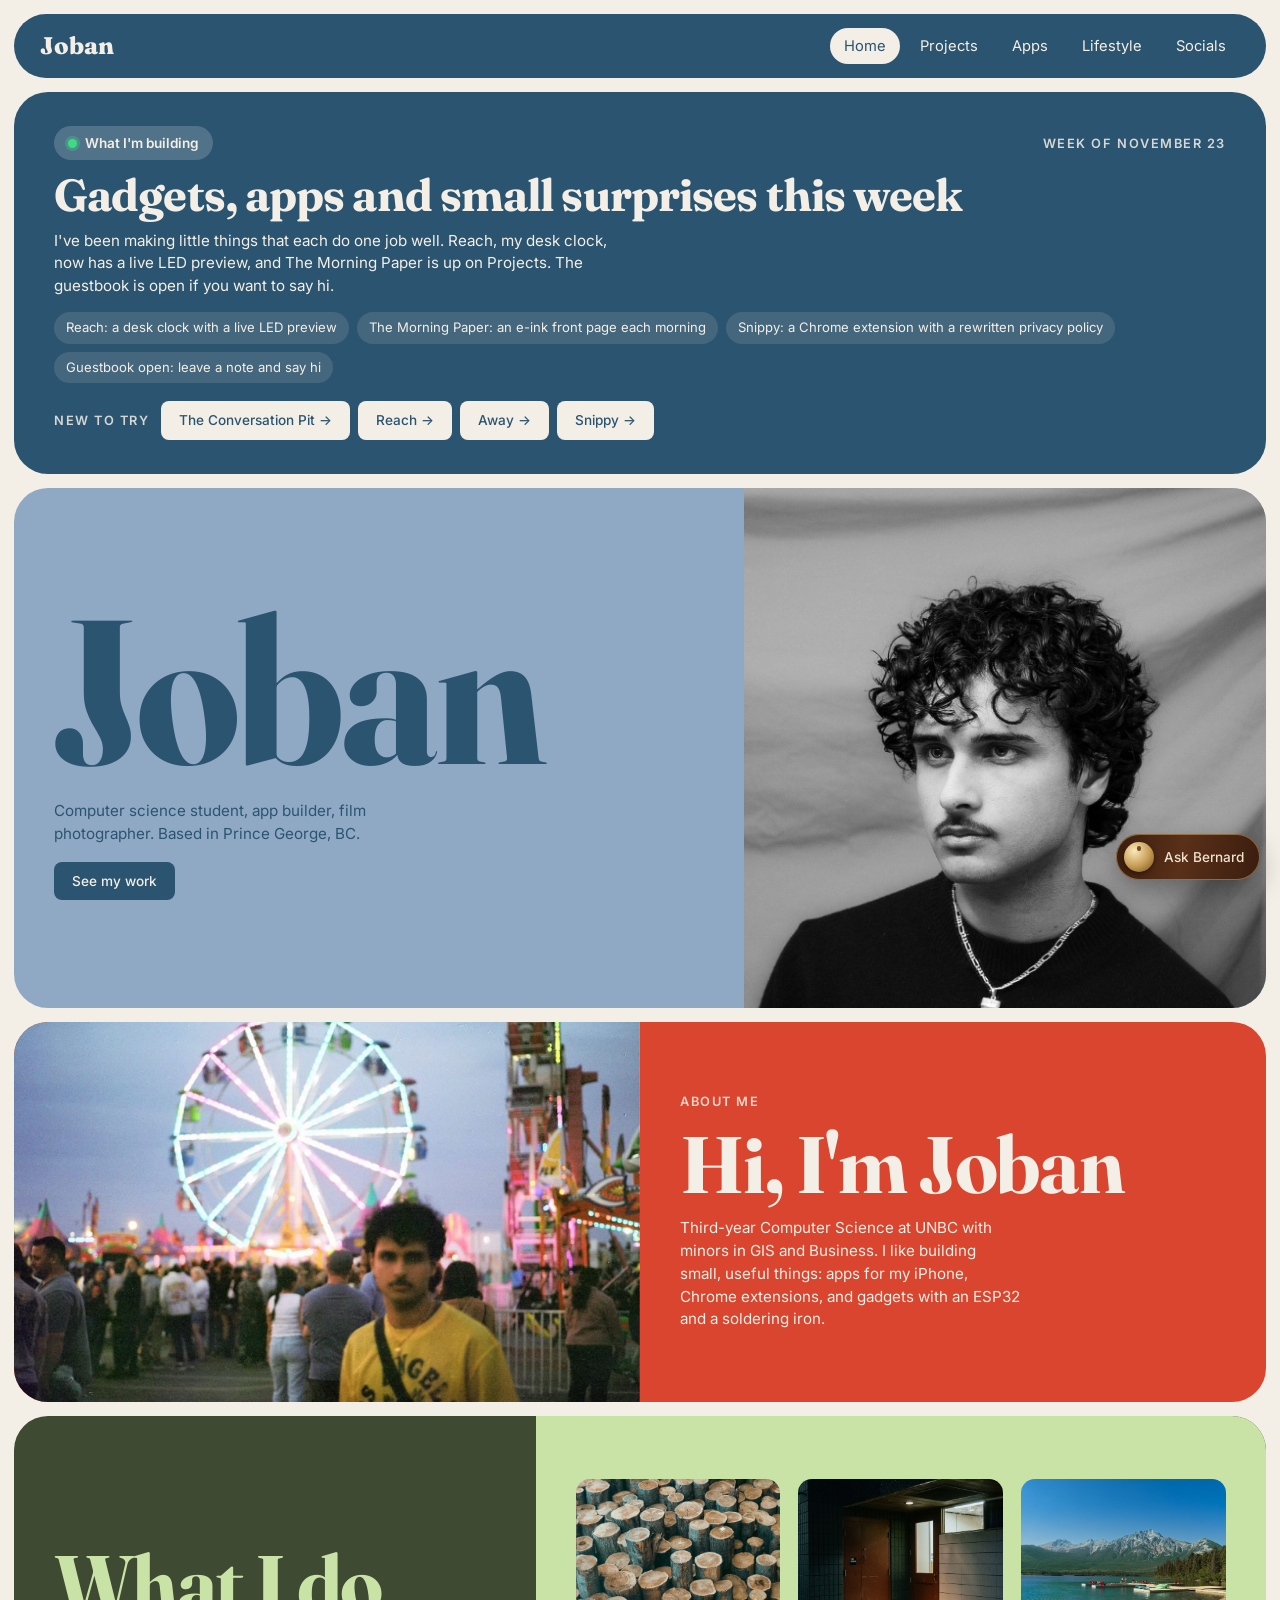
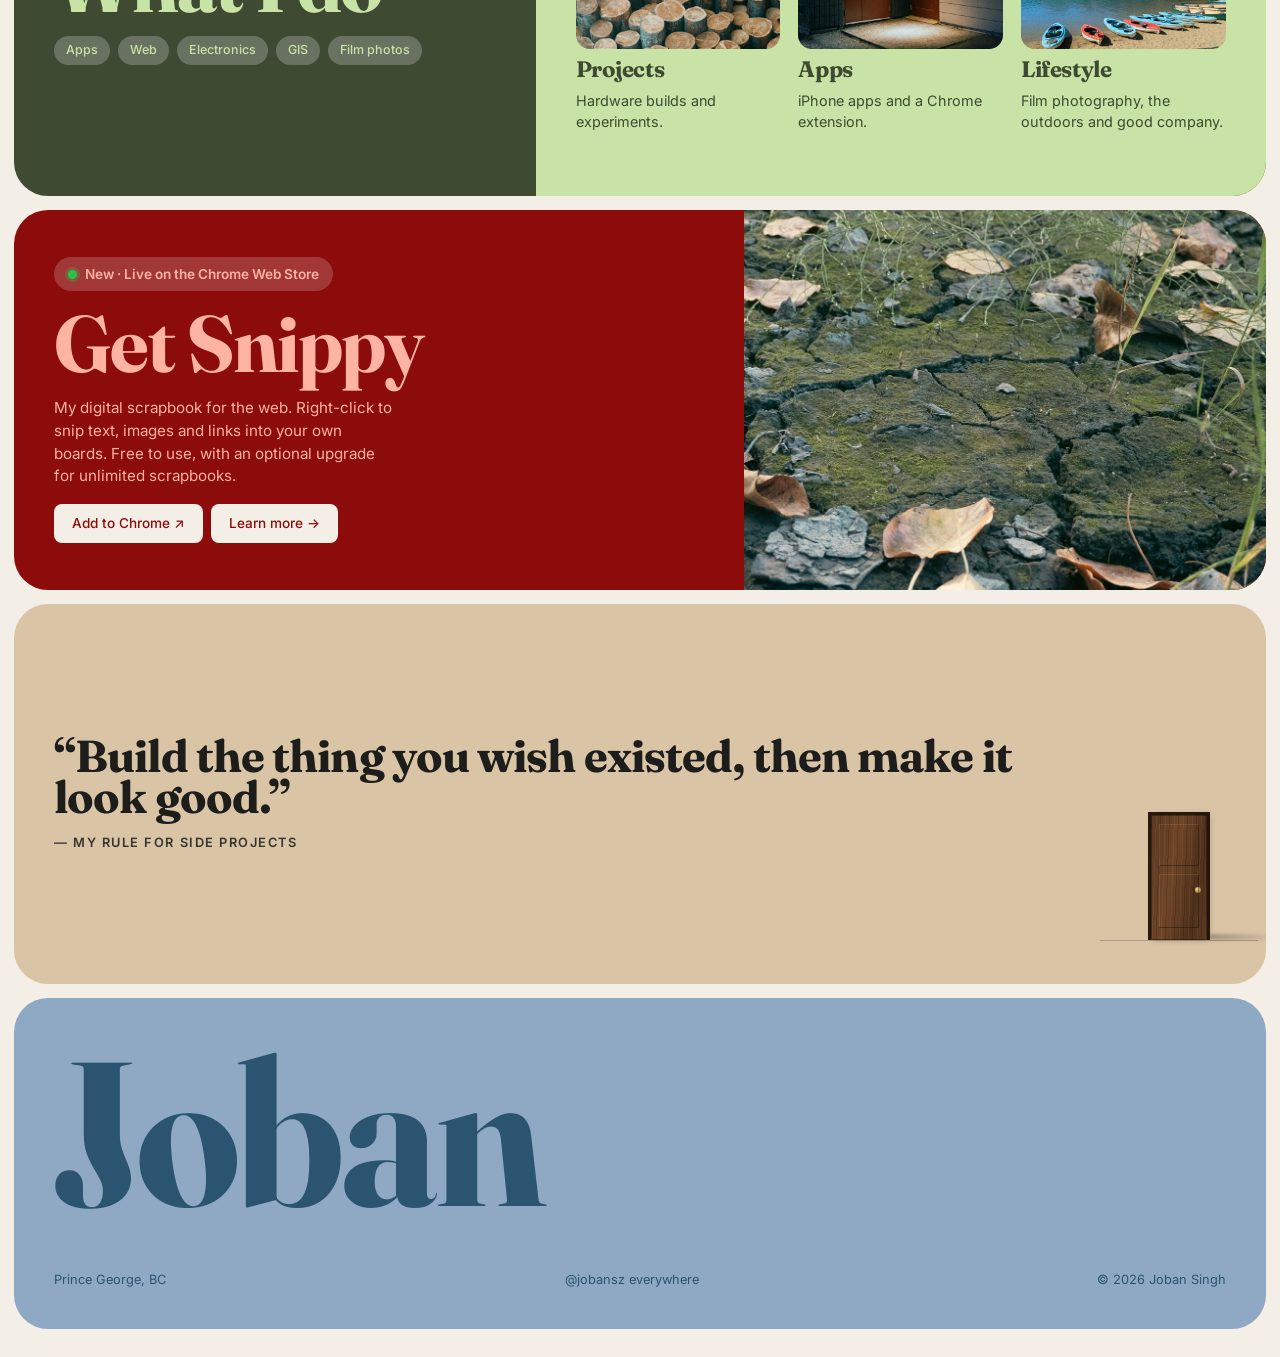
<file: index.html>
<!DOCTYPE html>
<html lang="en">
<head>
<meta charset="utf-8">
<meta name="viewport" content="width=device-width, initial-scale=1">
<title>Joban Singh</title>
<meta name="description" content="Joban Singh — CS student, builder, photographer. Prince George, BC.">
<link rel="stylesheet" href="style.css?v=5">
<style>
  /* ---------- the lone walnut door ---------- */
  .door-scene { position: relative; }
  .door-scene .pad { padding-right: 160px; }
  .lone-door {
    position: absolute; right: 56px; bottom: 44px; width: 62px; height: 128px;
    perspective: 500px; display: block; outline: none;
  }
  .lone-door::before { /* horizon */
    content: ""; position: absolute; left: -48px; right: -48px; bottom: -1px; height: 1px; background: rgba(29,29,27,.25);
  }
  .lone-door .glow { /* the lounge, through the doorway */
    position: absolute; inset: 0; border: 3px solid #2a1a10; border-bottom: 0;
    background: radial-gradient(ellipse 120% 70% at 50% 15%, #ffe2a8, #f0a85a 45%, #7a3d14 100%);
    box-shadow: 0 0 0 rgba(255, 190, 110, 0); transition: box-shadow .5s;
  }
  .lone-door .leaf {
    position: absolute; inset: 3px 3px 0 3px; transform-origin: 0 50%; transform: rotateY(0deg);
    transition: transform .6s cubic-bezier(.3,.7,.2,1);
    background:
      repeating-linear-gradient(92deg, rgba(0,0,0,.14) 0 1px, transparent 1px 5px, rgba(255,230,190,.05) 5px 6px, transparent 6px 9px),
      linear-gradient(100deg, #5a3820, #6e4527 40%, #4f311b 75%, #5d3a21);
    box-shadow: inset 0 0 0 1px rgba(0,0,0,.35), 2px 0 6px rgba(0,0,0,.25);
  }
  .lone-door .leaf::before, .lone-door .leaf::after { /* raised panels */
    content: ""; position: absolute; left: 8px; right: 8px; border-radius: 1px;
    box-shadow: inset 1px 1px 0 rgba(255,220,170,.12), inset -1px -1px 0 rgba(0,0,0,.35);
  }
  .lone-door .leaf::before { top: 9px; height: 42px; }
  .lone-door .leaf::after { top: 59px; height: 54px; }
  .lone-door .knob {
    position: absolute; right: 6px; top: 58%; width: 6px; height: 6px; border-radius: 50%;
    background: radial-gradient(circle at 35% 35%, #f3d9a0, #b8904f 55%, #6f5228);
  }
  .lone-door .shadow { position: absolute; left: 100%; bottom: 0; width: 70px; height: 6px; transform-origin: 0 100%;
    background: linear-gradient(90deg, rgba(29,29,27,.28), transparent); filter: blur(1.5px); }
  .lone-door:hover .leaf, .lone-door:focus-visible .leaf { transform: rotateY(-28deg); }
  .lone-door:hover .glow, .lone-door:focus-visible .glow { box-shadow: 10px 0 40px rgba(255, 190, 110, .55); }
  .lone-door.opening .leaf { transform: rotateY(-105deg); transition-duration: .9s; }
  .lone-door.opening .glow { box-shadow: 0 0 120px 40px rgba(255, 196, 120, .8); }

  /* stepping through: warm light fills the screen, then the lounge */
  .threshold { position: fixed; inset: 0; pointer-events: none; opacity: 0; z-index: 50;
    background: radial-gradient(circle at var(--x, 80%) var(--y, 80%), #ffe2a8, #c47a35 30%, #24160d 70%);
    transition: opacity .7s ease .45s; }
  .threshold.on { opacity: 1; }
  @media (max-width: 760px) {
    .door-scene .pad { padding-right: 28px; padding-bottom: 170px; }
    .lone-door { right: auto; left: 50%; margin-left: -31px; bottom: 30px; }
  }
  @media (prefers-reduced-motion: reduce) { .lone-door .leaf, .threshold { transition: none; } }
</style>
<script>
document.addEventListener("click", (e) => {
  const door = e.target.closest(".lone-door");
  if (!door || e.metaKey || e.ctrlKey) return;
  e.preventDefault();
  const r = door.getBoundingClientRect(), t = document.querySelector(".threshold");
  t.style.setProperty("--x", (r.left + r.width / 2) + "px");
  t.style.setProperty("--y", (r.top + r.height / 2) + "px");
  door.classList.add("opening"); t.classList.add("on");
  setTimeout(() => (location.href = door.href), 1250);
});
window.addEventListener("pageshow", () => { /* coming back with the back button */
  document.querySelectorAll(".lone-door.opening").forEach((d) => d.classList.remove("opening"));
  const t = document.querySelector(".threshold"); if (t) t.classList.remove("on");
});
</script>
<style>
  .weekly { min-height: 0; }
  .weekly .pad { gap: 14px; padding-top: 34px; padding-bottom: 34px; }
  .wk-top { display: flex; align-items: center; justify-content: space-between; gap: 12px; flex-wrap: wrap; }
  .wk-items { list-style: none; display: flex; flex-wrap: wrap; gap: 8px; }
  .wk-items li { font-size: .82rem; padding: 6px 12px; border-radius: 99px; background: rgba(244,239,230,.12); }
  .wk-try { display: flex; align-items: center; gap: 12px; flex-wrap: wrap; margin-top: 4px; }
  .weekly .btn { background: var(--cream); color: var(--navy); }
  .weekly .status::before { background: #3ddc84; box-shadow: 0 0 0 3px rgba(61,220,132,.3); }
</style>
<script>
  // always the newest note: read straight from the repo, so it updates even before Pages rebuilds
  (async () => {
    const put = (d) => {
      document.getElementById("wkWeek").textContent = "Week of " + d.week_of;
      document.getElementById("wkHead").textContent = d.headline;
      document.getElementById("wkBody").textContent = d.body;
      const ul = document.getElementById("wkItems"); ul.innerHTML = "";
      for (const t of d.items || []) { const li = document.createElement("li"); li.textContent = t; ul.appendChild(li); }
      const pg = document.getElementById("wkPages"); pg.innerHTML = "";
      for (const p of d.new_pages || []) {
        if (!/^[\w-]+\.html$/.test(p.href)) continue;
        const a = document.createElement("a"); a.className = "btn"; a.href = p.href; a.textContent = p.title + " →"; pg.appendChild(a);
      }
      document.getElementById("wkTry").hidden = !pg.children.length;
    };
    for (const url of ["https://raw.githubusercontent.com/Jobansz/joban/main/weekly.json", "weekly.json"]) {
      try { const r = await fetch(url, { cache: "no-store" }); if (r.ok) { put(await r.json()); return; } } catch {}
    }
    document.getElementById("weekly").hidden = true;
  })();
</script>
</head>
<body>
<nav><a class="logo" href="index.html">Joban</a><ul><li><a href="index.html" class="on">Home</a></li><li><a href="projects.html">Projects</a></li><li><a href="apps.html">Apps</a></li><li><a href="lifestyle.html">Lifestyle</a></li><li><a href="socials.html">Socials</a></li></ul></nav>

<!-- What I'm building: refreshed every Monday (weekly.json, written by .github/workflows/weekly.yml) -->
<section class="block full navy weekly" id="weekly" aria-live="polite">
  <div class="pad">
    <div class="wk-top"><span class="status live" id="wkLabel">What I'm building</span><span class="eyebrow" id="wkWeek"></span></div>
    <h2 class="med" id="wkHead">This week in the workshop</h2>
    <p class="small" id="wkBody" style="max-width:58ch"></p>
    <ul class="wk-items" id="wkItems"></ul>
    <div class="wk-try" id="wkTry" hidden><span class="eyebrow">New to try</span><div class="chips" id="wkPages"></div></div>
  </div>
</section>

<section class="block wide-left blue">
  <div class="pad">
    <h1 class="huge">Joban</h1>
    <p class="small">Computer science student, app builder, film photographer. Based in Prince George, BC.</p>
    <a class="btn" href="projects.html">See my work</a>
  </div>
  <div class="photo tall" style="background-image:url('images/portrait.jpg');background-position:center 30%"></div>
</section>

<section class="block tomato">
  <div class="photo " style="background-image:url('images/fair-me.jpg');background-position:70% center"></div>
  <div class="pad">
    <span class="eyebrow">About me</span>
    <h2 class="big">Hi, I'm Joban</h2>
    <p class="small">Third-year Computer Science at UNBC with minors in GIS and Business. I like building small, useful things: apps for my iPhone, Chrome extensions, and gadgets with an ESP32 and a soldering iron.</p>
  </div>
</section>

<section class="block wide-right olive">
  <div class="pad">
    <h2 class="big">What I do</h2>
    <div class="chips"><span class="chip">Apps</span><span class="chip">Web</span><span class="chip">Electronics</span><span class="chip">GIS</span><span class="chip">Film photos</span></div>
  </div>
  <div class="pad sage">
    <div class="cards">
      <a class="card" href="projects.html" style="text-decoration:none"><div class="photo " style="background-image:url('images/logs.jpg');background-position:center"></div><h3>Projects</h3><p>Hardware builds and experiments.</p></a>
      <a class="card" href="apps.html" style="text-decoration:none"><div class="photo " style="background-image:url('images/door.jpg');background-position:center"></div><h3>Apps</h3><p>iPhone apps and a Chrome extension.</p></a>
      <a class="card" href="lifestyle.html" style="text-decoration:none"><div class="photo " style="background-image:url('images/lake.jpg');background-position:center"></div><h3>Lifestyle</h3><p>Film photography, the outdoors and good company.</p></a>
    </div>
  </div>
</section>

<section class="block wide-left wine">
  <div class="pad">
    <span class="status live">New · Live on the Chrome Web Store</span>
    <h2 class="big">Get Snippy</h2>
    <p class="small">My digital scrapbook for the web. Right-click to snip text, images and links into your own boards. Free to use, with an optional upgrade for unlimited scrapbooks.</p>
    <div class="chips"><a class="btn" href="https://chromewebstore.google.com/detail/allnpnlodbdfimaaipmiblokpkbhkllf" target="_blank" rel="noopener">Add to Chrome ↗</a><a class="btn" href="snippy.html">Learn more →</a></div>
  </div>
  <div class="photo" style="background-image:url('images/mud.jpg');background-position:center"></div>
</section>

<section class="block full sand door-scene">
  <div class="pad">
    <p class="display med">“Build the thing you wish existed, then make it look good.”</p>
    <p class="eyebrow">— my rule for side projects</p>
  </div>
  <!-- a door that shouldn't be here -->
  <a class="lone-door" href="lounge.html" aria-label="A walnut door" title="Members only">
    <span class="glow"></span>
    <span class="leaf"><i class="knob"></i></span>
    <span class="shadow"></span>
  </a>
</section>
<div class="threshold" aria-hidden="true"></div>

<footer class="block full blue">
  <div class="pad bottom">
    <div class="display huge">Joban</div>
    <div class="meta"><span>Prince George, BC</span><span>@jobansz everywhere</span><span>&copy; 2026 Joban Singh</span></div>
  </div>
</footer>
<!-- Cloudflare Web Analytics --><script type='module' src='https://static.cloudflareinsights.com/beacon.min.js' data-cf-beacon='{"token": "c01f82de83be4114945edd5516633616"}'></script><!-- End Cloudflare Web Analytics -->
<script src="bernard.js" defer></script>
</body>
</html>
</file>
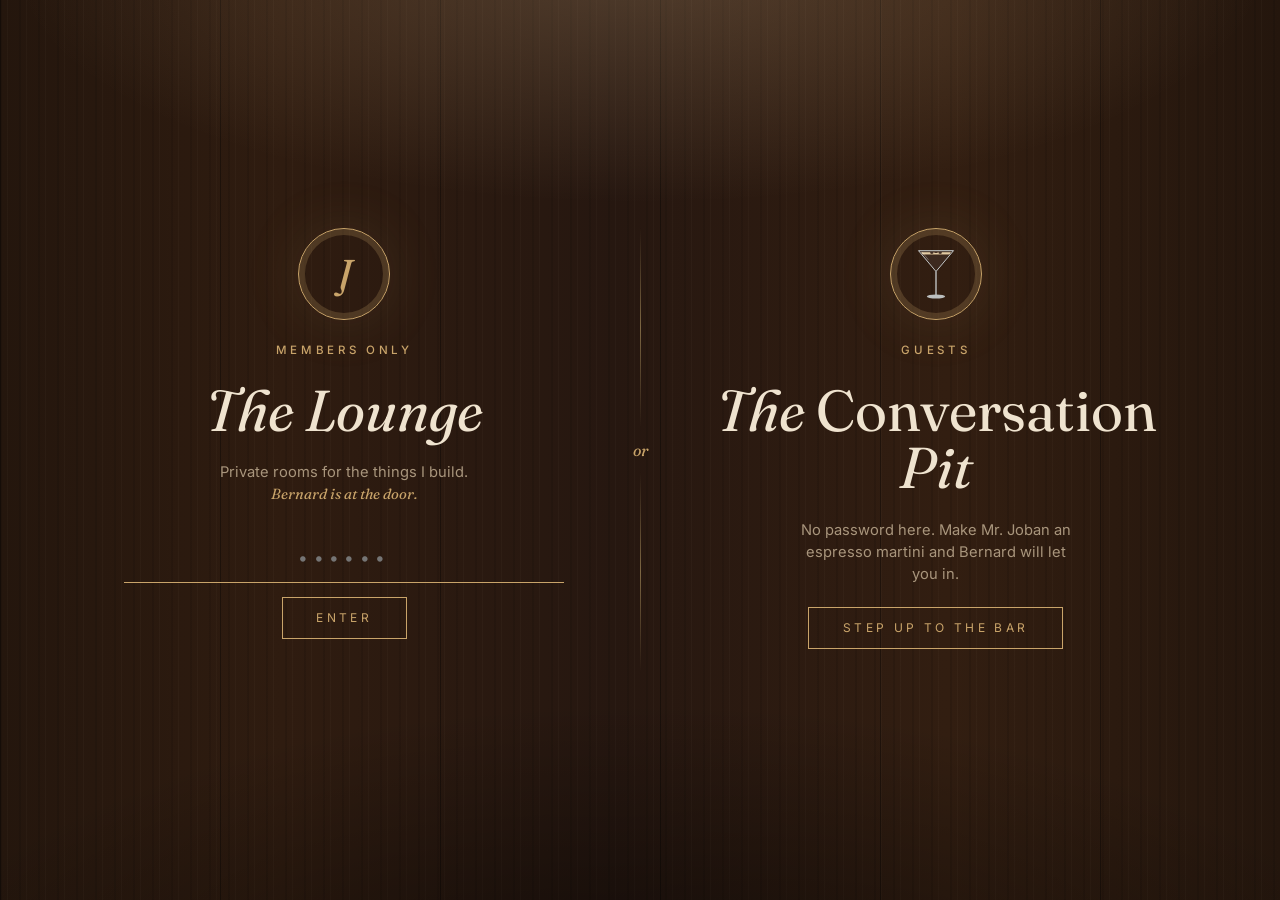
<file: alarm.html>
<!DOCTYPE html>
<html lang="en"><head><meta charset="utf-8"><meta name="robots" content="noindex, nofollow">
<meta http-equiv="refresh" content="0; url=lounge.html#paper"><title>The Lounge</title></head>
<body style="background:#140d09"><script>location.replace("lounge.html#paper")</script></body></html>
</file>
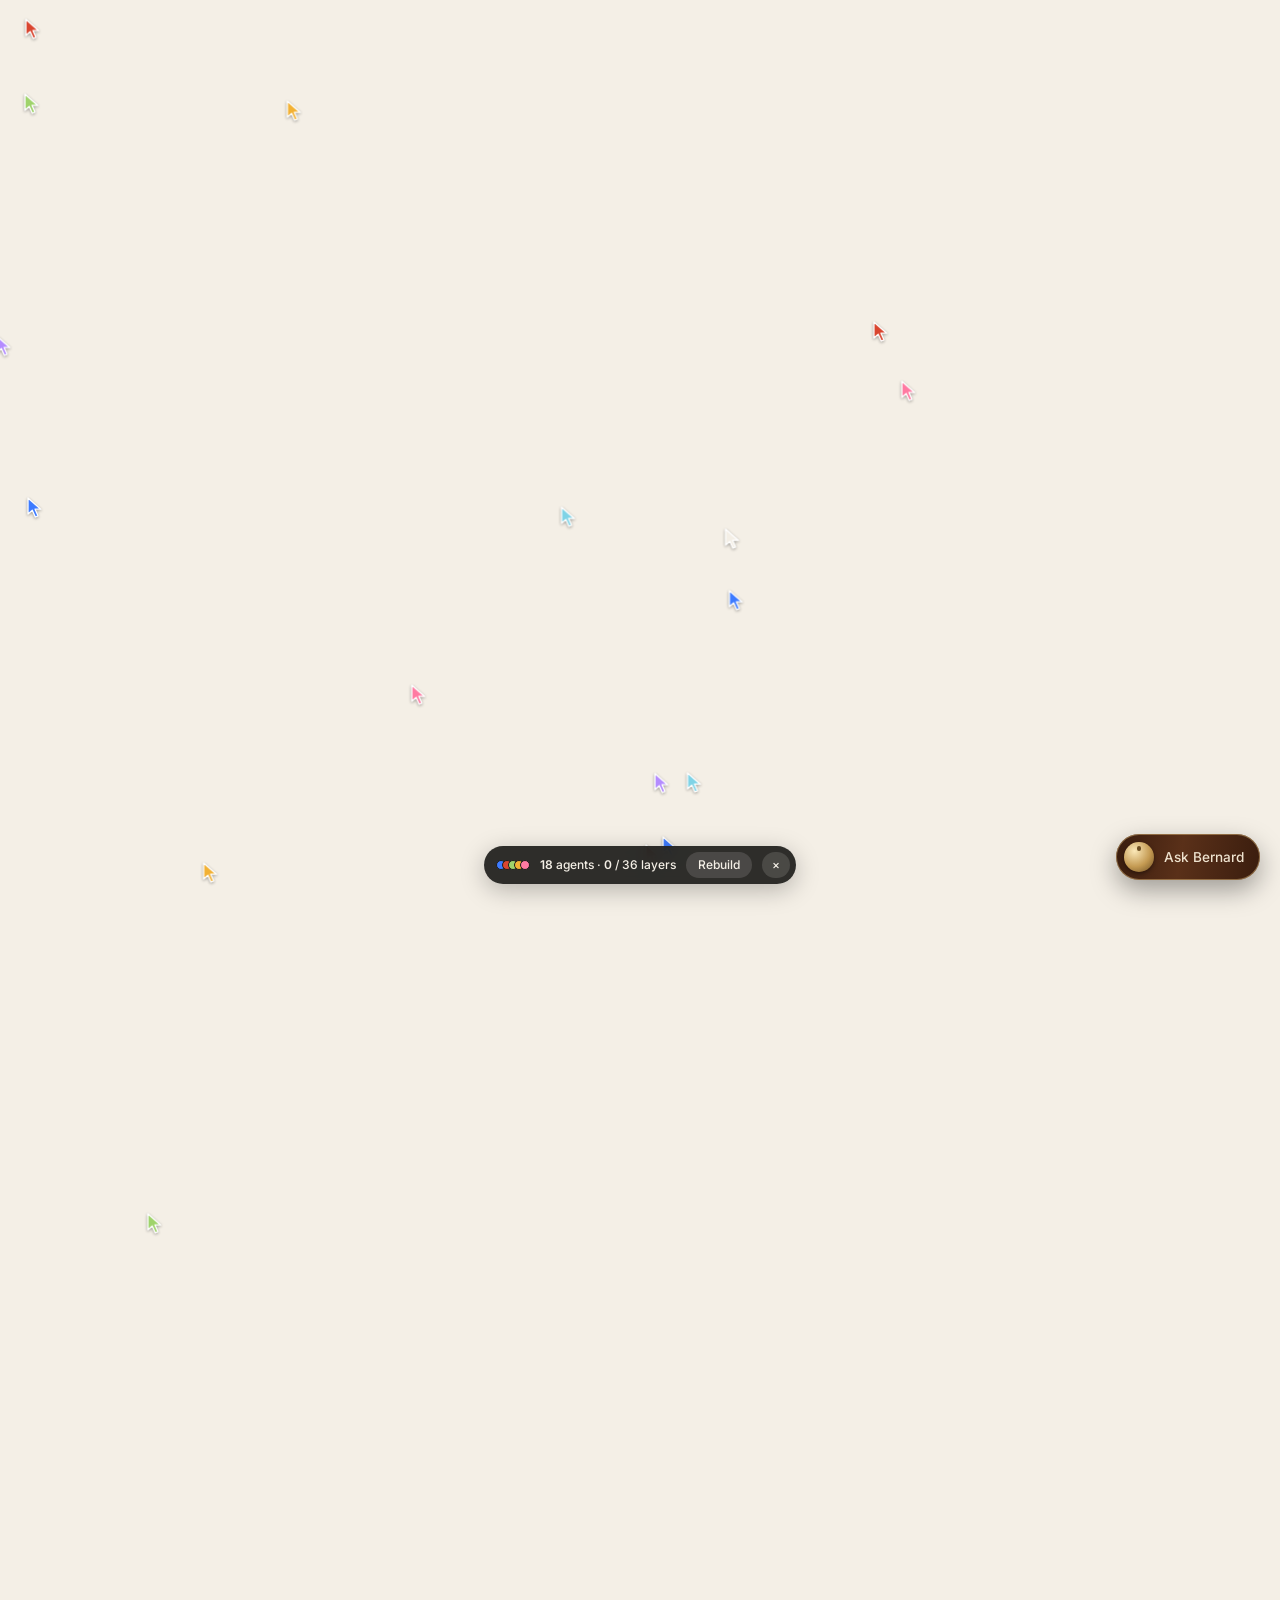
<file: apps.html>
<!DOCTYPE html>
<html lang="en">
<head>
<meta charset="utf-8">
<meta name="viewport" content="width=device-width, initial-scale=1">
<title>Apps — Joban</title>
<meta name="description" content="Joban Singh — CS student, builder, photographer. Prince George, BC.">
<link rel="stylesheet" href="style.css?v=5">
<style>.sw-pre body>*{visibility:hidden}</style>
<script>if(!matchMedia('(prefers-reduced-motion: reduce)').matches){document.documentElement.classList.add('sw-pre');setTimeout(function(){document.documentElement.classList.remove('sw-pre')},3000)}</script>
</head>
<body>
<nav><a class="logo" href="index.html">Joban</a><ul><li><a href="index.html">Home</a></li><li><a href="projects.html">Projects</a></li><li><a href="apps.html" class="on">Apps</a></li><li><a href="lifestyle.html">Lifestyle</a></li><li><a href="socials.html">Socials</a></li></ul></nav>

<section class="block wide-left olive">
  <div class="pad">
    <span class="eyebrow">Apps &amp; extensions</span>
    <h1 class="big">Apps</h1>
    <p class="small">iPhone apps and a Chrome extension. Small tools that solve one problem well.</p>
  </div>
  <div class="photo " style="background-image:url('images/rowan.jpg');background-position:center"></div>
</section>

<section class="block tomato">
  <div class="photo " style="background-image:url('images/bw-leaves.jpg');background-position:center"></div>
  <div class="pad">
    <span class="eyebrow">iOS · Personal use</span>
    <h2 class="big">SweetTreat</h2>
    <p class="small">A food budget that rewards you for saving. You get a set amount each day, and whatever you don't spend rolls over. Spend a little more tomorrow, or keep saving up for something even better.</p>
    <div class="chips"><span class="chip">iOS</span><span class="chip">Daily rollover</span><span class="chip">Save up for a treat</span></div>
    <a class="btn" href="sweettreat.html">Try it in your browser →</a>
  </div>
</section>

<section class="block wide-right blue">
  <div class="pad">
    <span class="eyebrow">Chrome extension</span>
    <h2 class="big">Snippy</h2>
    <p class="small">A digital scrapbook for the web. Right-click to snip text, images and links into a personal board. Fully local, no accounts, no servers. Free, with an optional unlimited-scrapbooks upgrade.</p>
    <div class="chips"><span class="chip">JavaScript</span><span class="chip">Chrome APIs</span><span class="chip">Local-first</span></div>
    <div class="chips"><a class="btn" href="https://chromewebstore.google.com/detail/allnpnlodbdfimaaipmiblokpkbhkllf" target="_blank" rel="noopener">Add to Chrome ↗</a><a class="btn" href="snippy.html">More about Snippy →</a></div>
  </div>
  <div class="photo " style="background-image:url('images/mud.jpg');background-position:center"></div>
</section>

<footer class="block full blue">
  <div class="pad bottom">
    <div class="display huge">Joban</div>
    <div class="meta"><span>Prince George, BC</span><span>@jobansz everywhere</span><span>&copy; 2026 Joban Singh</span></div>
  </div>
</footer>
<script src="swarm.js" defer></script>
<!-- Cloudflare Web Analytics --><script type='module' src='https://static.cloudflareinsights.com/beacon.min.js' data-cf-beacon='{"token": "c01f82de83be4114945edd5516633616"}'></script><!-- End Cloudflare Web Analytics -->
<script src="bernard.js" defer></script>
</body>
</html>
</file>
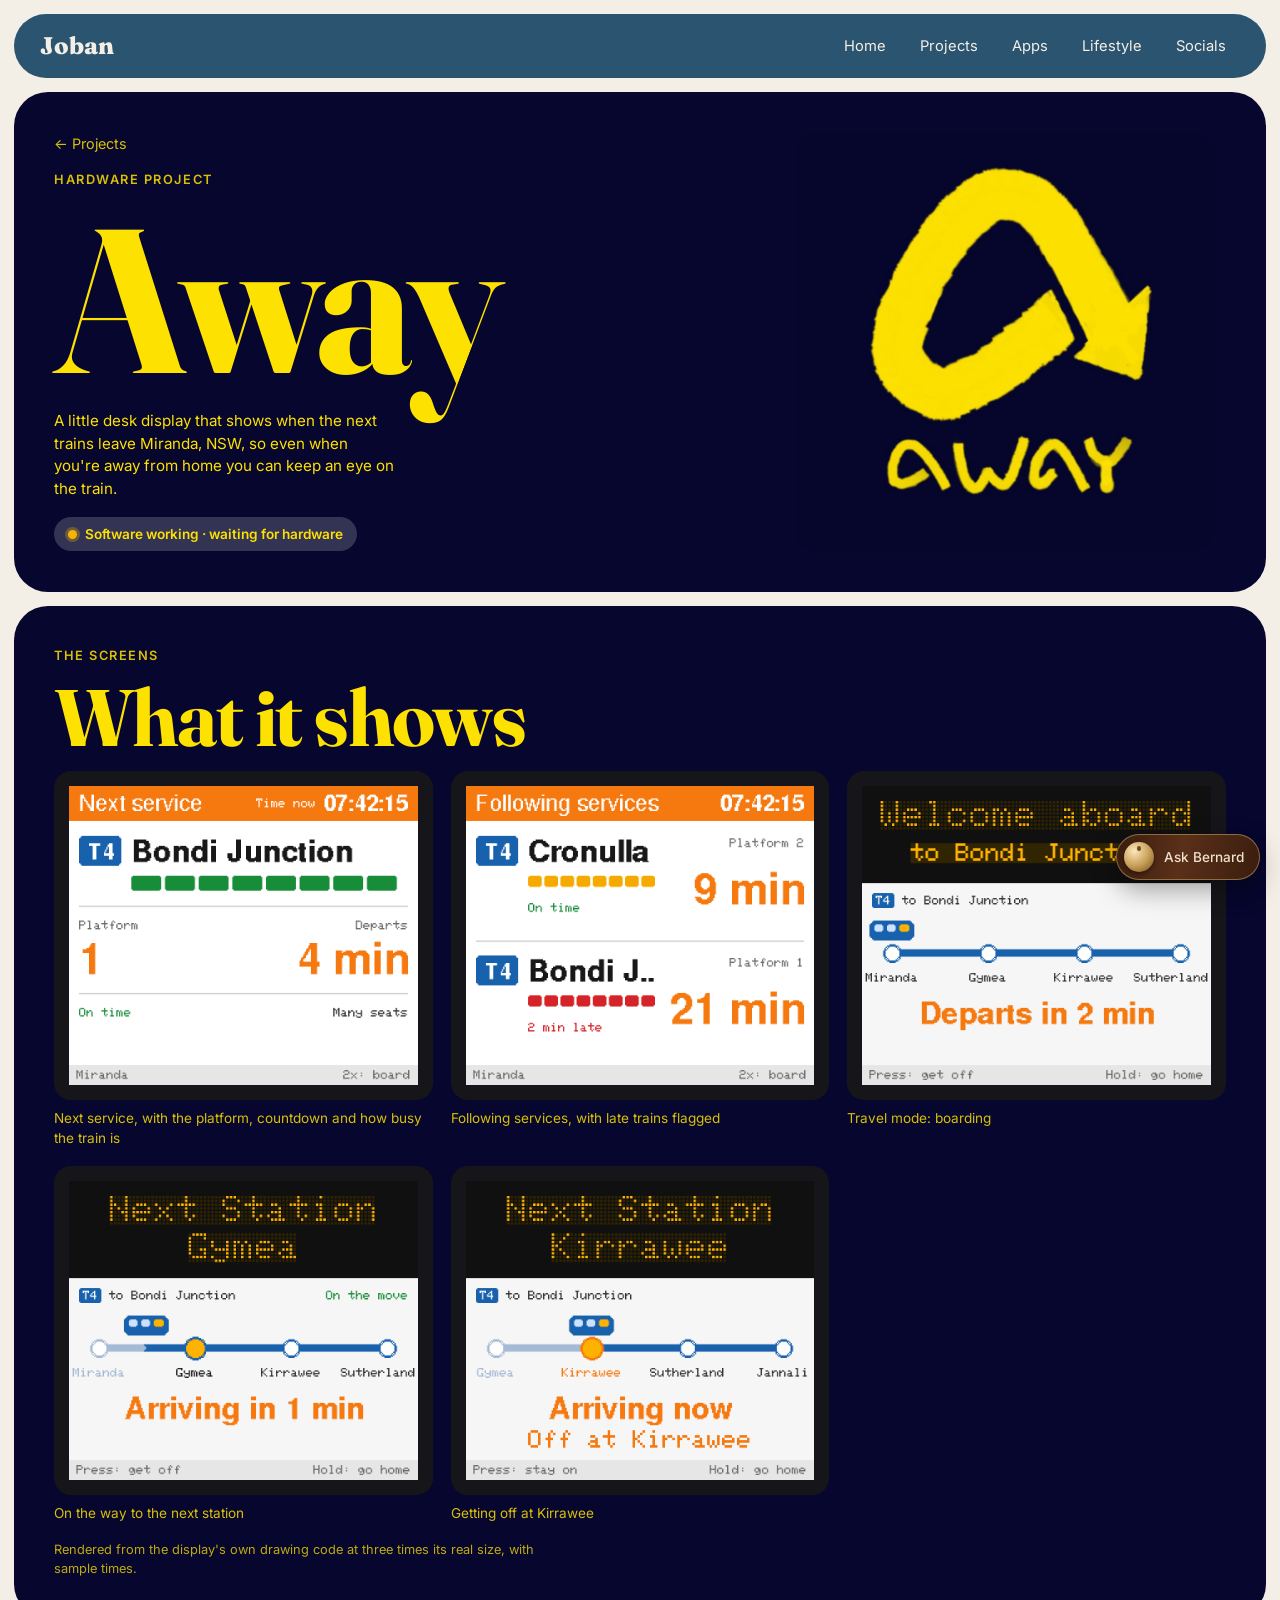
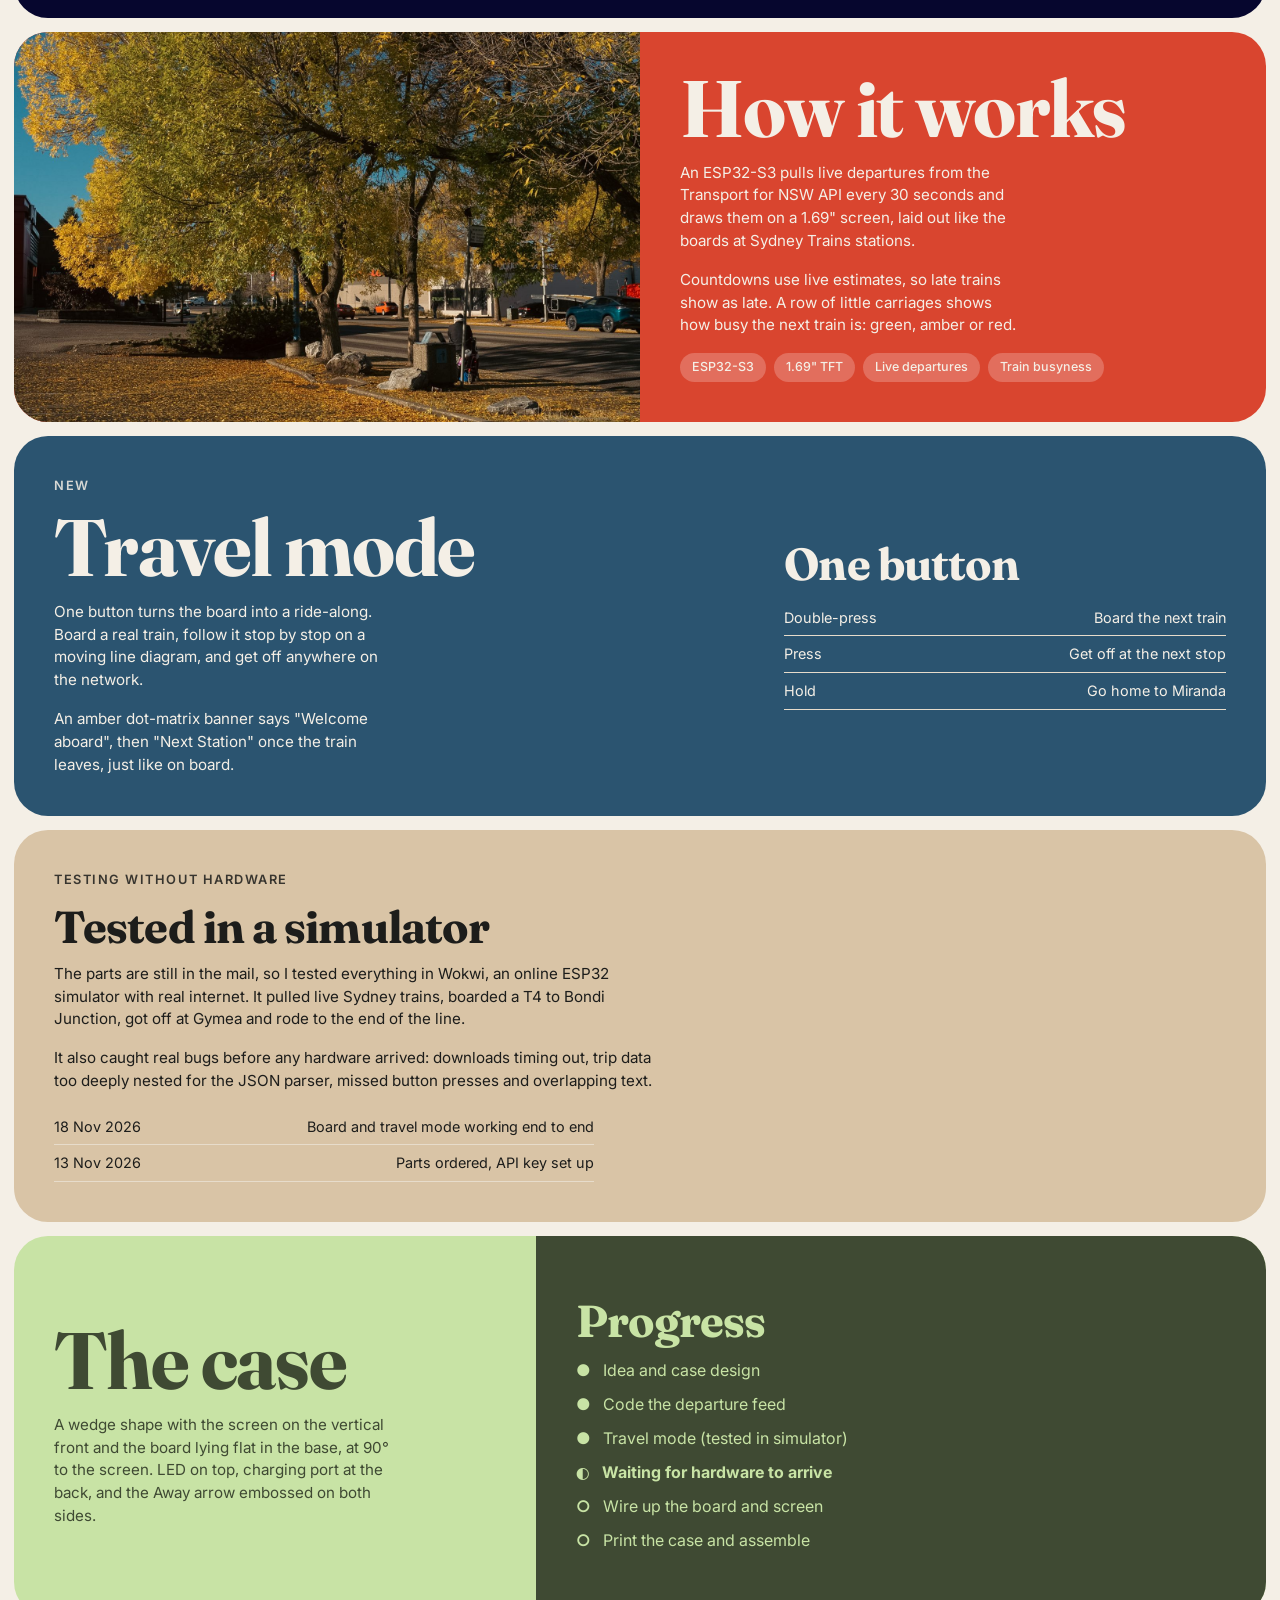
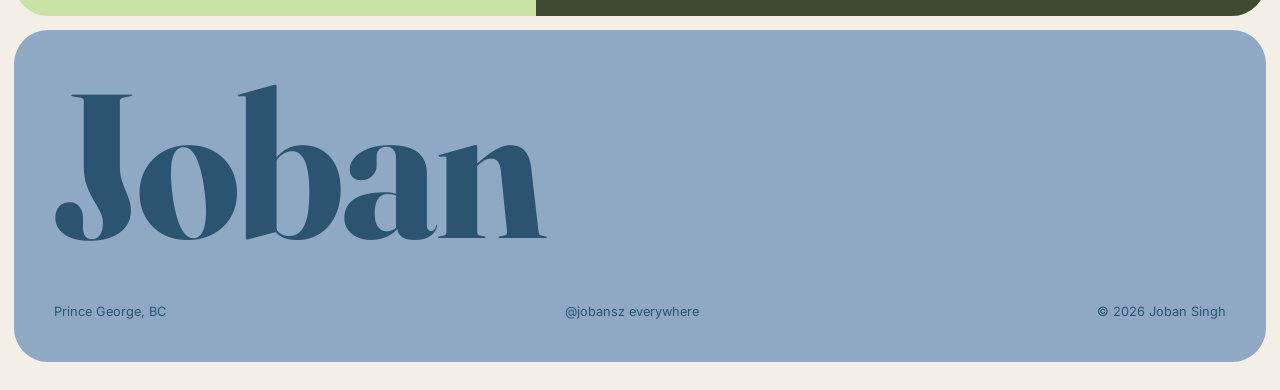
<file: away.html>
<!DOCTYPE html>
<html lang="en">
<head>
<meta charset="utf-8">
<meta name="viewport" content="width=device-width, initial-scale=1">
<title>Away — Joban</title>
<meta name="description" content="Joban Singh — CS student, builder, photographer. Prince George, BC.">
<link rel="stylesheet" href="style.css?v=5">
</head>
<body>
<nav><a class="logo" href="index.html">Joban</a><ul><li><a href="index.html">Home</a></li><li><a href="projects.html">Projects</a></li><li><a href="apps.html">Apps</a></li><li><a href="lifestyle.html">Lifestyle</a></li><li><a href="socials.html">Socials</a></li></ul></nav>

<section class="block wide-left away">
  <div class="pad">
    <a class="back" href="projects.html">← Projects</a>
    <span class="eyebrow">Hardware project</span>
    <h1 class="huge">Away</h1>
    <p class="small">A little desk display that shows when the next trains leave Miranda, NSW, so even when you're away from home you can keep an eye on the train.</p>
    <span class="status">Software working · waiting for hardware</span>
  </div>
  <div class="logo-wrap"><img src="images/away-logo.jpg" alt="Away logo: a yellow looping arrow above the word away"></div>
</section>

<section class="block full away">
  <div class="pad">
    <span class="eyebrow">The screens</span>
    <h2 class="big">What it shows</h2>
    <div class="screens">
      <figure>
        <img src="images/away-screen-next-service.png" alt="Next service screen: T4 to Bondi Junction from platform 1 in 4 minutes, on time, with eight green carriages for many seats" loading="lazy">
        <figcaption>Next service, with the platform, countdown and how busy the train is</figcaption>
      </figure>
      <figure>
        <img src="images/away-screen-following.png" alt="Following services screen: T4 to Cronulla in 9 minutes with amber carriages, and T4 to Bondi Junction in 21 minutes, 2 minutes late, with red carriages" loading="lazy">
        <figcaption>Following services, with late trains flagged</figcaption>
      </figure>
      <figure>
        <img src="images/away-screen-welcome-aboard.png" alt="Travel mode: amber dot-matrix banner reading Welcome aboard to Bondi Junction, a line diagram from Miranda and departs in 2 minutes" loading="lazy">
        <figcaption>Travel mode: boarding</figcaption>
      </figure>
      <figure>
        <img src="images/away-screen-next-station.png" alt="Travel mode: banner reading Next Station Gymea, with a small train moving between Miranda and Gymea, arriving in 1 minute" loading="lazy">
        <figcaption>On the way to the next station</figcaption>
      </figure>
      <figure>
        <img src="images/away-screen-getting-off.png" alt="Travel mode: banner reading Next Station Kirrawee, train arriving now, with Off at Kirrawee shown in orange" loading="lazy">
        <figcaption>Getting off at Kirrawee</figcaption>
      </figure>
    </div>
    <p class="small" style="max-width:60ch;font-size:.8rem;opacity:.75">Rendered from the display's own drawing code at three times its real size, with sample times.</p>
  </div>
</section>

<section class="block tomato">
  <div class="photo" style="background-image:url('images/tree.jpg');background-position:center"></div>
  <div class="pad">
    <h2 class="big">How it works</h2>
    <p class="small">An ESP32-S3 pulls live departures from the Transport for NSW API every 30 seconds and draws them on a 1.69" screen, laid out like the boards at Sydney Trains stations.</p>
    <p class="small">Countdowns use live estimates, so late trains show as late. A row of little carriages shows how busy the next train is: green, amber or red.</p>
    <div class="chips"><span class="chip">ESP32-S3</span><span class="chip">1.69" TFT</span><span class="chip">Live departures</span><span class="chip">Train busyness</span></div>
  </div>
</section>

<section class="block wide-left navy">
  <div class="pad">
    <span class="eyebrow">New</span>
    <h2 class="big">Travel mode</h2>
    <p class="small">One button turns the board into a ride-along. Board a real train, follow it stop by stop on a moving line diagram, and get off anywhere on the network.</p>
    <p class="small">An amber dot-matrix banner says "Welcome aboard", then "Next Station" once the train leaves, just like on board.</p>
  </div>
  <div class="pad">
    <h2 class="med">One button</h2>
    <ul class="log">
      <li><span>Double-press</span><span>Board the next train</span></li>
      <li><span>Press</span><span>Get off at the next stop</span></li>
      <li><span>Hold</span><span>Go home to Miranda</span></li>
    </ul>
  </div>
</section>

<section class="block full sand">
  <div class="pad">
    <span class="eyebrow">Testing without hardware</span>
    <h2 class="med">Tested in a simulator</h2>
    <p class="small" style="max-width:60ch">The parts are still in the mail, so I tested everything in Wokwi, an online ESP32 simulator with real internet. It pulled live Sydney trains, boarded a T4 to Bondi Junction, got off at Gymea and rode to the end of the line.</p>
    <p class="small" style="max-width:60ch">It also caught real bugs before any hardware arrived: downloads timing out, trip data too deeply nested for the JSON parser, missed button presses and overlapping text.</p>
    <ul class="log" style="max-width:60ch">
      <li><span>18 Nov 2026</span><span>Board and travel mode working end to end</span></li>
      <li><span>13 Nov 2026</span><span>Parts ordered, API key set up</span></li>
    </ul>
  </div>
</section>

<section class="block wide-right sage">
  <div class="pad">
    <h2 class="big">The case</h2>
    <p class="small">A wedge shape with the screen on the vertical front and the board lying flat in the base, at 90° to the screen. LED on top, charging port at the back, and the Away arrow embossed on both sides.</p>
  </div>
  <div class="pad olive">
    <h2 class="med">Progress</h2>
    <ul class="steps">
      <li class="done">Idea and case design</li>
      <li class="done">Code the departure feed</li>
      <li class="done">Travel mode (tested in simulator)</li>
      <li class="now">Waiting for hardware to arrive</li>
      <li>Wire up the board and screen</li>
      <li>Print the case and assemble</li>
    </ul>
  </div>
</section>

<footer class="block full blue">
  <div class="pad bottom">
    <div class="display huge">Joban</div>
    <div class="meta"><span>Prince George, BC</span><span>@jobansz everywhere</span><span>&copy; 2026 Joban Singh</span></div>
  </div>
</footer>
<!-- Cloudflare Web Analytics --><script type='module' src='https://static.cloudflareinsights.com/beacon.min.js' data-cf-beacon='{"token": "c01f82de83be4114945edd5516633616"}'></script><!-- End Cloudflare Web Analytics -->
<script src="bernard.js" defer></script>
</body>
</html>
</file>
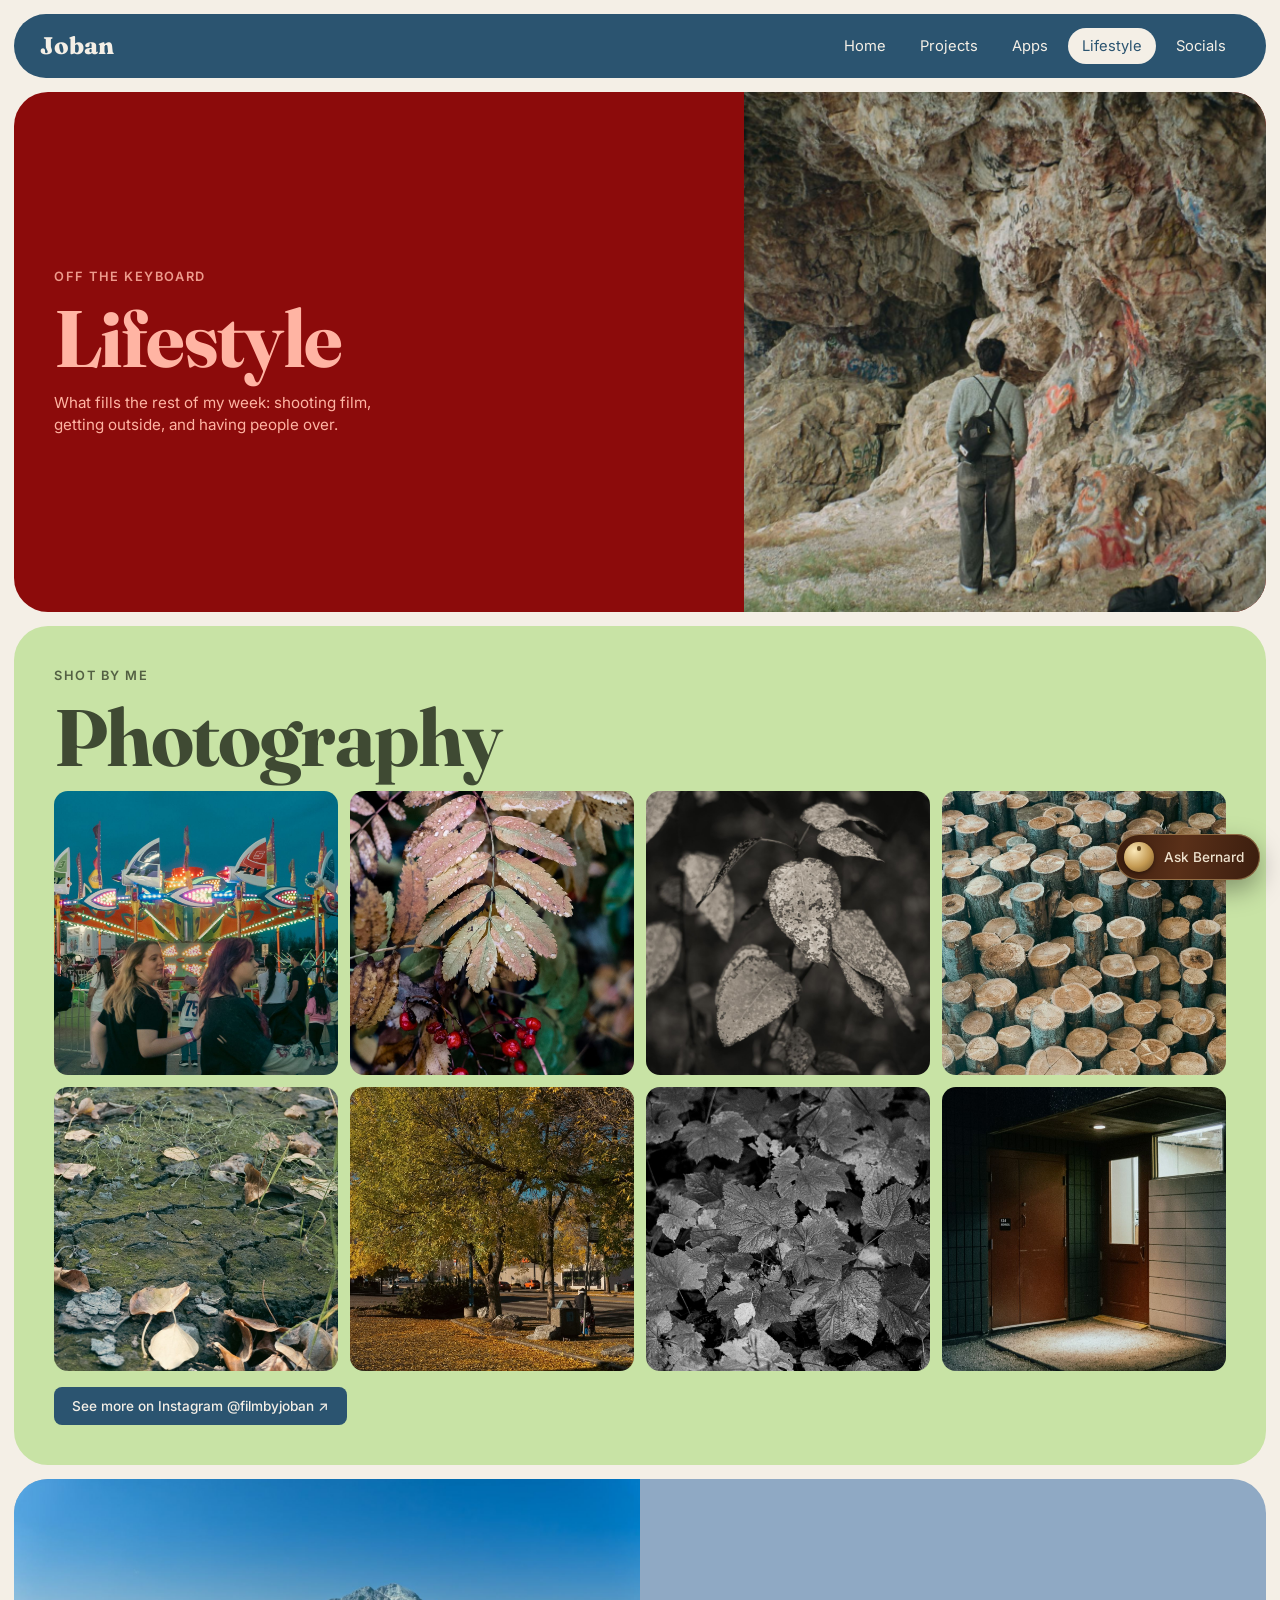
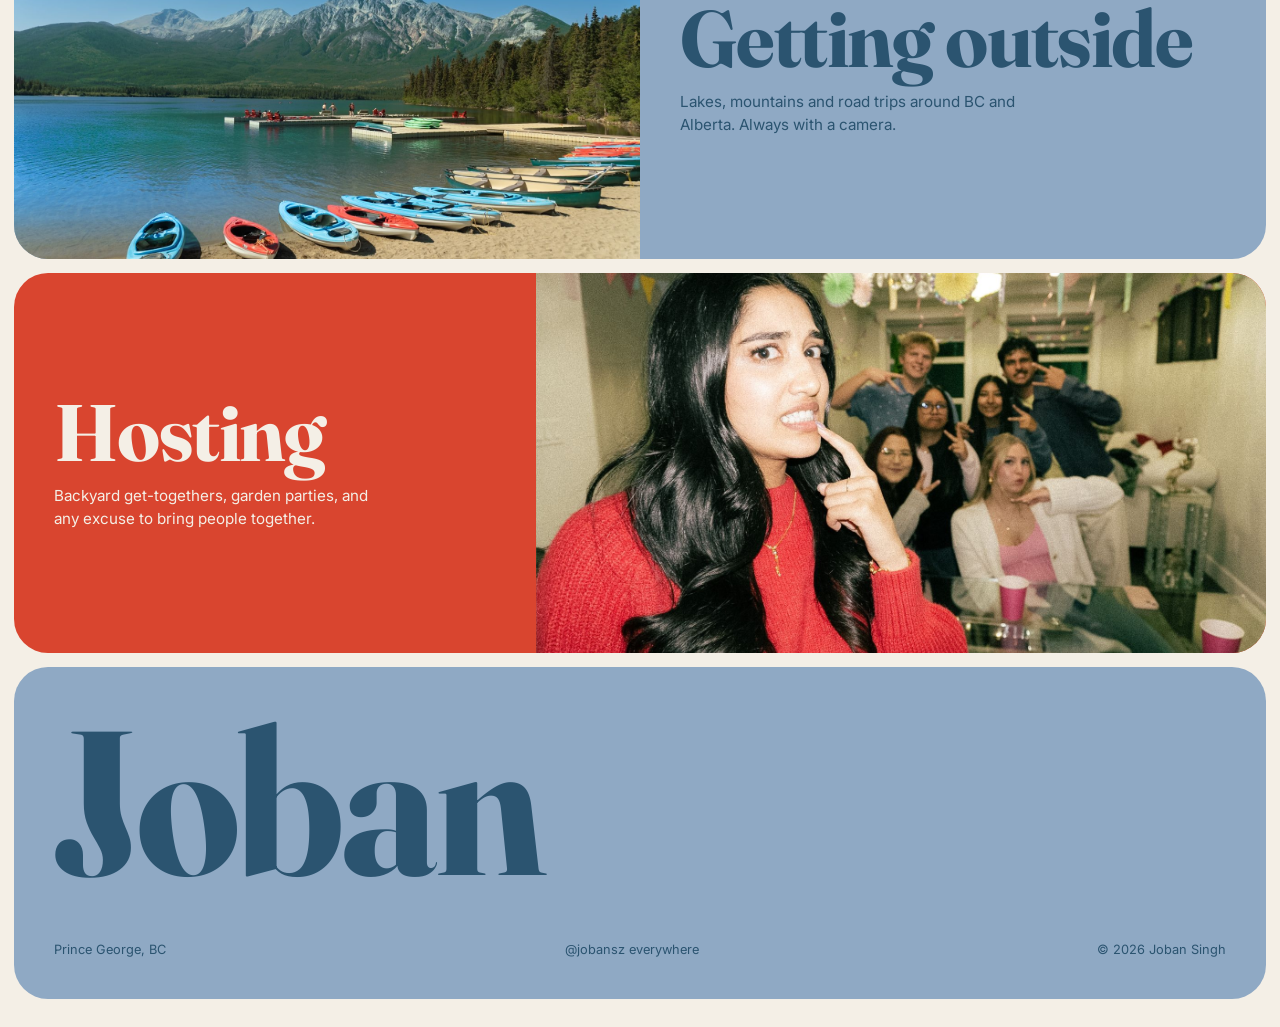
<file: lifestyle.html>
<!DOCTYPE html>
<html lang="en">
<head>
<meta charset="utf-8">
<meta name="viewport" content="width=device-width, initial-scale=1">
<title>Lifestyle — Joban</title>
<meta name="description" content="Joban Singh — CS student, builder, photographer. Prince George, BC.">
<link rel="stylesheet" href="style.css?v=5">
</head>
<body>
<nav><a class="logo" href="index.html">Joban</a><ul><li><a href="index.html">Home</a></li><li><a href="projects.html">Projects</a></li><li><a href="apps.html">Apps</a></li><li><a href="lifestyle.html" class="on">Lifestyle</a></li><li><a href="socials.html">Socials</a></li></ul></nav>

<section class="block wide-left wine">
  <div class="pad">
    <span class="eyebrow">Off the keyboard</span>
    <h1 class="big">Lifestyle</h1>
    <p class="small">What fills the rest of my week: shooting film, getting outside, and having people over.</p>
  </div>
  <div class="photo tall" style="background-image:url('images/cave.jpg');background-position:center"></div>
</section>

<section class="block full sage">
  <div class="pad">
    <span class="eyebrow">Shot by me</span>
    <h2 class="big">Photography</h2>
    <div class="gallery">
      <img src="images/fair-ride.jpg" alt="Fair ride lit up at dusk" loading="lazy">
      <img src="images/rowan.jpg" alt="Rowan leaves and berries after rain" loading="lazy">
      <img src="images/sepia-leaves.jpg" alt="Spotted leaves in sepia" loading="lazy">
      <img src="images/logs.jpg" alt="Cut logs from above" loading="lazy">
      <img src="images/mud.jpg" alt="Cracked mud with fallen leaves" loading="lazy">
      <img src="images/tree.jpg" alt="Yellow autumn trees on a Prince George street" loading="lazy">
      <img src="images/bw-leaves.jpg" alt="Black and white leaves" loading="lazy">
      <img src="images/door.jpg" alt="Red doors lit at night" loading="lazy">
    </div>
    <a class="btn" href="https://instagram.com/filmbyjoban" target="_blank" rel="noopener">See more on Instagram @filmbyjoban ↗</a>
  </div>
</section>

<section class="block blue">
  <div class="photo " style="background-image:url('images/lake.jpg');background-position:center"></div>
  <div class="pad">
    <h2 class="big">Getting outside</h2>
    <p class="small">Lakes, mountains and road trips around BC and Alberta. Always with a camera.</p>
  </div>
</section>

<section class="block wide-right tomato">
  <div class="pad">
    <h2 class="big">Hosting</h2>
    <p class="small">Backyard get-togethers, garden parties, and any excuse to bring people together.</p>
  </div>
  <div class="photo " style="background-image:url('images/party-group.jpg');background-position:center"></div>
</section>

<footer class="block full blue">
  <div class="pad bottom">
    <div class="display huge">Joban</div>
    <div class="meta"><span>Prince George, BC</span><span>@jobansz everywhere</span><span>&copy; 2026 Joban Singh</span></div>
  </div>
</footer>
<!-- Cloudflare Web Analytics --><script type='module' src='https://static.cloudflareinsights.com/beacon.min.js' data-cf-beacon='{"token": "c01f82de83be4114945edd5516633616"}'></script><!-- End Cloudflare Web Analytics -->
<script src="bernard.js" defer></script>
</body>
</html>
</file>
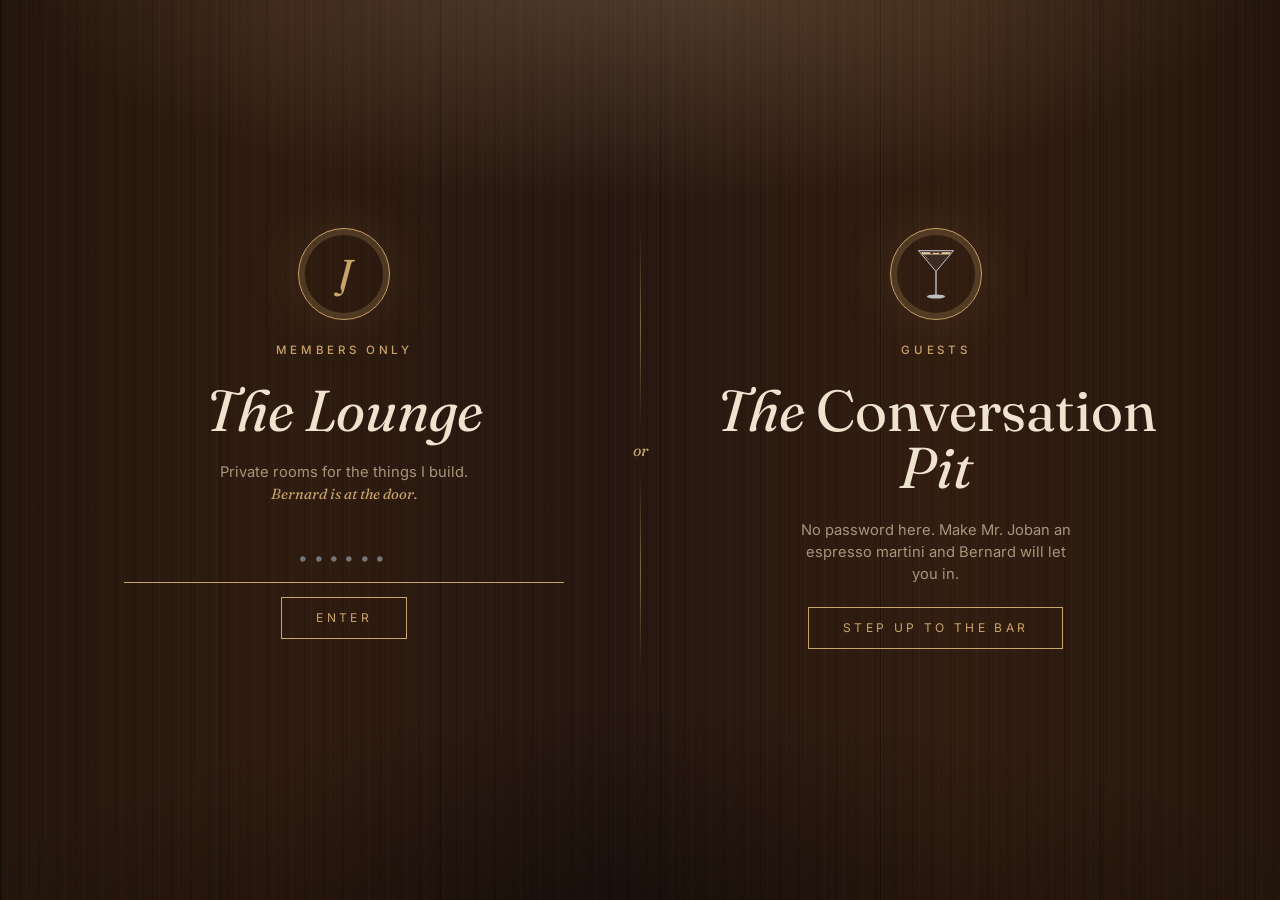
<file: lounge.html>
<!DOCTYPE html>
<html lang="en">
<head>
<meta charset="utf-8">
<meta name="viewport" content="width=device-width, initial-scale=1, viewport-fit=cover">
<title>The Lounge</title>
<meta name="robots" content="noindex, nofollow">
<meta name="theme-color" content="#140d09">
<link rel="preconnect" href="https://fonts.googleapis.com">
<link href="https://fonts.googleapis.com/css2?family=Fraunces:ital,opsz,wght@0,9..144,400;0,9..144,600;1,9..144,400;1,9..144,600&family=Inter:wght@400;500;600&family=Literata:ital,opsz,wght@0,7..72,400;0,7..72,700;1,7..72,400&family=Atkinson+Hyperlegible:wght@400;700&display=swap" rel="stylesheet">
<style>
  :root {
    --ink: #0f0b09; --walnut: #2a1a10; --leather: #17110e; --panel: rgba(20, 13, 9, .72);
    --brass: #c9a46a; --brass-dim: #7d6743; --cream: #efe3cf; --muted: #a8957c; --rose: #e39a8f;
    --line: rgba(201, 164, 106, .22);
  }
  * { box-sizing: border-box; margin: 0; padding: 0; }
  html { background: var(--ink); }
  body {
    min-height: 100vh; color: var(--cream); font-family: "Inter", system-ui, sans-serif; line-height: 1.5;
    -webkit-font-smoothing: antialiased; position: relative;
  }
  /* walnut panelling with a warm light from above; fixed layer works on iPad Safari too */
  body::before {
    content: ""; position: fixed; inset: 0; z-index: -1; pointer-events: none;
    background:
      radial-gradient(ellipse 70% 38% at 50% -4%, rgba(255, 214, 160, .20), transparent 70%),
      radial-gradient(ellipse 90% 60% at 50% 120%, rgba(0, 0, 0, .65), transparent 70%),
      repeating-linear-gradient(90deg, rgba(0,0,0,.35) 0 1px, transparent 1px 220px),
      repeating-linear-gradient(90deg, rgba(0,0,0,.10) 0 2px, transparent 2px 7px, rgba(255,235,200,.025) 7px 8px, transparent 8px 19px),
      linear-gradient(90deg, #24160d, #2f1c10 22%, #261710 48%, #321e11 74%, #24160d);
  }
  .serif { font-family: "Fraunces", Georgia, serif; }
  .eyebrow { font-size: .72rem; letter-spacing: .32em; text-transform: uppercase; color: var(--brass); font-weight: 500; }
  .muted { color: var(--muted); }
  .hidden { display: none !important; }
  button { font: inherit; cursor: pointer; }
  a { color: inherit; }

  /* ---------- the door ---------- */
  #door { min-height: 100vh; display: grid; place-items: center; padding: 40px 24px; }
  .door-inner { width: min(100%, 380px); text-align: center; display: flex; flex-direction: column; align-items: center; gap: 22px; animation: rise .9s ease both; }
  .door-seal {
    width: 92px; height: 92px; border-radius: 50%; display: grid; place-items: center;
    border: 1px solid var(--brass); box-shadow: inset 0 0 0 5px transparent, inset 0 0 0 6px var(--line), 0 0 60px rgba(201,164,106,.12);
    font-family: "Fraunces", serif; font-style: italic; font-size: 2.6rem; color: var(--brass);
  }
  /* one door, two places */
  #door .split { width: min(100%, 1100px); display: grid; grid-template-columns: 1fr auto 1fr; gap: 34px; align-items: start; }
  #door .half { width: 100%; max-width: 440px; justify-self: center; }
  .split-or { align-self: stretch; display: flex; flex-direction: column; align-items: center; gap: 10px; color: var(--brass); font-family: "Fraunces", serif; font-style: italic; }
  .split-or::before, .split-or::after { content: ""; flex: 1; width: 1px; background: linear-gradient(180deg, transparent, var(--brass-dim), transparent); }
  .guest h1 { font-size: clamp(2.2rem, 6vw, 3rem); }
  .glass-seal { display: grid; place-items: center; }
  .door-bar { width: 100%; }
  .door-bar .pbar { margin-top: 4px; }
  #guestLine.err { color: var(--rose); }
  @media (max-width: 860px) {
    #door .split { grid-template-columns: 1fr; gap: 26px; }
    .split-or { flex-direction: row; }
    .split-or::before, .split-or::after { height: 1px; width: auto; background: linear-gradient(90deg, transparent, var(--brass-dim), transparent); }
  }
  .door-inner h1 { font-family: "Fraunces", serif; font-weight: 400; font-style: italic; font-size: clamp(2.8rem, 9vw, 3.6rem); line-height: 1; }
  .door-inner p { font-size: .92rem; color: var(--muted); max-width: 30ch; }
  .key { width: 100%; display: flex; flex-direction: column; gap: 14px; margin-top: 8px; }
  .key input {
    width: 100%; background: transparent; border: 0; border-bottom: 1px solid var(--brass-dim); color: var(--cream);
    font: inherit; font-size: 1.1rem; text-align: center; letter-spacing: .3em; padding: 10px 4px; outline: none; transition: border-color .3s;
  }
  .key input:focus { border-color: var(--brass); }
  .btn-brass {
    align-self: center; background: transparent; color: var(--brass); border: 1px solid var(--brass);
    padding: 11px 34px; letter-spacing: .28em; text-transform: uppercase; font-size: .75rem; transition: background .3s, color .3s;
  }
  .btn-brass:hover, .btn-brass:focus-visible { background: var(--brass); color: var(--ink); outline: none; }
  .btn-brass:disabled { opacity: .4; }
  .note { min-height: 1.4em; font-size: .85rem; color: var(--rose); }

  /* ---------- inside ---------- */
  .wrap { width: min(100% - 40px, 1040px); margin: 0 auto; padding: 28px 0 120px; animation: rise .7s ease both; }
  header.bar { display: flex; align-items: center; justify-content: space-between; gap: 16px; padding-bottom: 22px; border-bottom: 1px solid var(--line); }
  .brand { display: flex; align-items: center; gap: 12px; text-decoration: none; }
  .brand .mini { width: 34px; height: 34px; border-radius: 50%; border: 1px solid var(--brass); display: grid; place-items: center; font-family: "Fraunces", serif; font-style: italic; color: var(--brass); }
  .brand span { font-family: "Fraunces", serif; font-style: italic; font-size: 1.2rem; }
  .link { background: none; border: 0; color: var(--muted); font-size: .75rem; letter-spacing: .24em; text-transform: uppercase; text-decoration: none; }
  .link:hover { color: var(--brass); }

  .hello { padding: 56px 0 40px; display: flex; flex-direction: column; gap: 10px; }
  .hello h2 { font-family: "Fraunces", serif; font-weight: 400; font-size: clamp(2.6rem, 7vw, 4.6rem); line-height: 1; }
  .hello h2 em { color: var(--brass); }

  /* the e-ink board: 3.97" panel, 800 x 480, in a slim black bezel */
  .eink-wrap { display: grid; justify-items: center; gap: 12px; margin: 8px 0 34px; }
  .eink-board { position: relative; width: min(100%, 400px); padding: 5% 5% 6%; border-radius: 14px; background: linear-gradient(160deg, #26262a, #121214);
    box-shadow: 0 30px 60px rgba(0,0,0,.55), inset 0 1px 0 rgba(255,255,255,.08), inset 0 0 0 1px rgba(255,255,255,.04); }
  .eink-glass { background: #e9e7df; padding: 1.2%; border-radius: 2px; box-shadow: inset 0 0 0 1px #0a0a0a; }
  .eink-glass canvas { display: block; width: 100%; height: auto; aspect-ratio: 480 / 800; 
    filter: sepia(.06) contrast(.96); mix-blend-mode: multiply; }
  .eink-dial { position: absolute; bottom: -10px; left: 50%; width: 54px; height: 20px; margin-left: -27px; border: 0; border-radius: 6px; cursor: pointer;
    background: repeating-linear-gradient(90deg, #5a5a5e 0 2px, #2a2a2e 2px 4px); box-shadow: 0 2px 6px rgba(0,0,0,.6); }
  .eink-dial:active { transform: translateY(2px); }
  .eink-bar { display: flex; align-items: center; gap: 10px; }
  .eink-bar button { background: none; border: 1px solid var(--line, rgba(201,164,106,.3)); color: var(--cream, #efe3cf); border-radius: 99px; min-width: 34px; height: 34px; font-size: 1.1rem; cursor: pointer; }
  .eink-bar .eink-size { font-size: .72rem; letter-spacing: .16em; text-transform: uppercase; padding: 0 14px; margin-left: 10px; }
  .eink-bar .eink-size.on { border-color: var(--brass, #c9a46a); color: var(--brass, #c9a46a); }
  #einkPage { min-width: 120px; text-align: center; font-size: .8rem; letter-spacing: .14em; text-transform: uppercase; color: var(--muted, #a8957c); }
  .eink-note { color: var(--muted, #a8957c); font-size: .78rem; }
  .eink-board.printing::after { content: "Bernard has sent for a fresh edition…"; position: absolute; left: 50%; bottom: -30px; transform: translateX(-50%); white-space: nowrap; font-size: .75rem; color: var(--brass, #c9a46a); }
  /* the paper clipping */
  .clipping {
    background: linear-gradient(180deg, #f1e6d2, #e6d7bd); color: #23180f; padding: 28px 30px 26px; position: relative;
    box-shadow: 0 30px 60px rgba(0,0,0,.45), 0 2px 0 rgba(255,255,255,.4) inset; transform: rotate(-.4deg);
  }
  .clipping .mast { display: flex; justify-content: space-between; align-items: baseline; border-bottom: 2px solid #23180f; padding-bottom: 8px; margin-bottom: 14px; gap: 12px; }
  .clipping .mast b { font-family: "Fraunces", serif; font-size: 1.05rem; letter-spacing: .06em; }
  .clipping .mast small { font-size: .7rem; letter-spacing: .16em; text-transform: uppercase; opacity: .7; }
  .clipping h3 { font-family: "Fraunces", serif; font-weight: 600; font-size: clamp(1.6rem, 4vw, 2.3rem); line-height: 1.05; margin-bottom: 10px; }
  .clipping p { font-family: "Fraunces", serif; font-size: 1.02rem; line-height: 1.45; opacity: .85; max-width: 62ch; }
  .clipping ul { margin-top: 14px; list-style: none; display: grid; gap: 6px; columns: 2; column-gap: 30px; }
  .clipping li { font-size: .9rem; padding-left: 20px; position: relative; break-inside: avoid; }
  .clipping li::before { content: ""; position: absolute; left: 0; top: .35em; width: 10px; height: 10px; border: 1.5px solid #23180f; }

  .section-head { display: flex; align-items: baseline; justify-content: space-between; margin: 64px 0 18px; }
  .section-head h4 { font-family: "Fraunces", serif; font-weight: 400; font-style: italic; font-size: 1.7rem; }

  .rooms { display: grid; grid-template-columns: repeat(auto-fill, minmax(230px, 1fr)); gap: 14px; }
  .room {
    position: relative; min-height: 220px; padding: 22px; display: flex; flex-direction: column; justify-content: space-between;
    background:
      radial-gradient(ellipse 80% 60% at 30% 0%, rgba(255,255,255,.05), transparent 60%),
      linear-gradient(160deg, #1d1612, #120d0b);
    border: 1px solid var(--line); text-decoration: none; color: inherit; transition: border-color .35s, transform .35s;
  }
  a.room:hover, a.room:focus-visible { border-color: var(--brass); transform: translateY(-3px); outline: none; }
  .room .num { font-family: "Fraunces", serif; font-style: italic; color: var(--brass); font-size: 1rem; }
  .room h5 { font-family: "Fraunces", serif; font-weight: 400; font-size: 1.7rem; line-height: 1.05; margin-top: 30px; }
  .room p { font-size: .85rem; color: var(--muted); margin-top: 6px; }
  .tag { display: inline-flex; align-items: center; gap: 8px; font-size: .7rem; letter-spacing: .2em; text-transform: uppercase; color: var(--muted); margin-top: 18px; }
  .dot { width: 7px; height: 7px; border-radius: 50%; background: var(--brass-dim); }
  .dot.on { background: #7fc98a; box-shadow: 0 0 10px rgba(127,201,138,.6); }
  .room.locked { opacity: .55; }

  /* ---------- Morning Paper room ---------- */
  .room-title { padding: 48px 0 8px; display: flex; flex-direction: column; gap: 8px; }
  .room-title h2 { font-family: "Fraunces", serif; font-weight: 400; font-size: clamp(2.4rem, 6vw, 3.8rem); line-height: 1; }
  .panel { background: var(--panel); border: 1px solid var(--line); padding: 24px 26px; backdrop-filter: blur(6px); -webkit-backdrop-filter: blur(6px); }
  .panel + .panel { margin-top: 14px; }
  .panel .eyebrow { display: block; margin-bottom: 14px; }
  .grid2 { display: grid; grid-template-columns: 1.2fr 1fr; gap: 14px; align-items: start; }
  .grid2 .panel + .panel { margin-top: 0; }

  .day { display: grid; grid-template-columns: 64px 1fr auto; align-items: center; gap: 14px; padding: 10px 0; border-bottom: 1px solid rgba(201,164,106,.1); }
  .day:last-child { border-bottom: 0; }
  .day b { font-family: "Fraunces", serif; font-weight: 400; font-style: italic; font-size: 1.25rem; }
  .day input[type=time] {
    background: transparent; border: 0; border-bottom: 1px solid var(--brass-dim); color: var(--cream); font: inherit; font-size: 1.05rem;
    padding: 6px 2px; color-scheme: dark; width: 100%; max-width: 160px; outline: none;
  }
  .day input[type=time]:focus { border-color: var(--brass); }
  .day input[type=time]:disabled { opacity: .3; }
  .sw { position: relative; width: 48px; height: 26px; }
  .sw input { opacity: 0; width: 0; height: 0; position: absolute; }
  .sw span { position: absolute; inset: 0; border-radius: 99px; border: 1px solid var(--brass-dim); transition: .25s; cursor: pointer; }
  .sw span::after { content: ""; position: absolute; left: 3px; top: 3px; width: 18px; height: 18px; border-radius: 50%; background: var(--brass-dim); transition: .25s; }
  .sw input:checked + span { background: rgba(201,164,106,.18); border-color: var(--brass); }
  .sw input:checked + span::after { transform: translateX(22px); background: var(--brass); }
  .sw input:focus-visible + span { box-shadow: 0 0 0 2px var(--brass); }

  .sounds { display: grid; grid-template-columns: repeat(3, 1fr); gap: 8px; }
  .sound { background: transparent; border: 1px solid var(--line); color: var(--cream); padding: 14px 8px; text-align: center; transition: .25s; }
  .sound small { display: block; color: var(--muted); font-size: .7rem; margin-top: 4px; letter-spacing: .08em; }
  .sound.on { border-color: var(--brass); background: rgba(201,164,106,.1); }
  .sound .serif { font-style: italic; font-size: 1.1rem; }
  /* the paper's settings */
  .ps .hint { color: var(--muted); font-size: .82rem; margin: 8px 0 6px; line-height: 1.45; }
  .week .wd { display: grid; grid-template-columns: 44px 1fr auto auto; gap: 10px; align-items: center; padding: 9px 0; border-bottom: 1px solid rgba(201,164,106,.1); }
  .week .wd b { font-weight: 500; }
  .week .wd input[type=time], .ps input[type=time] { width: 100%; min-width: 0; background: transparent; color: var(--cream); border: 1px solid var(--line); border-radius: 4px; padding: 6px; font: inherit; font-size: 16px; color-scheme: dark; }
  .week select, .ps select { background: transparent; color: var(--cream); border: 1px solid var(--line); border-radius: 4px; padding: 6px 4px; font: inherit; font-size: .8rem; max-width: 128px; }
  .week select option { color: #000; }
  .week .light { white-space: nowrap; font-size: .7rem; letter-spacing: .08em; text-transform: uppercase; border: 1px solid var(--line); background: none; color: var(--muted); border-radius: 99px; padding: 5px 9px; cursor: pointer; }
  .week .light.on { border-color: var(--brass); color: var(--brass); }
  .week .wd.off input[type=time] { opacity: .35; }
  .seg { display: grid; grid-template-columns: repeat(3, 1fr); gap: 8px; margin-top: 12px; }
  .seg.small { display: flex; flex-wrap: wrap; gap: 6px; margin-top: 8px; }
  .seg button { background: none; border: 1px solid var(--line); color: var(--cream); border-radius: 6px; padding: 10px 8px; cursor: pointer; display: grid; gap: 2px; text-align: center; font: inherit; }
  .seg.small button { padding: 7px 12px; font-size: .82rem; }
  .seg button small { color: var(--muted); font-size: .7rem; }
  .seg button.on { border-color: var(--brass); background: rgba(201,164,106,.12); color: var(--brass); }
  .row-sw { display: flex; justify-content: space-between; align-items: center; gap: 14px; padding: 12px 0; border-bottom: 1px solid rgba(201,164,106,.1); }
  .row-sw small { display: block; color: var(--muted); font-size: .74rem; margin-top: 2px; }
  .chips { display: flex; flex-wrap: wrap; gap: 8px; margin: 10px 0; min-height: 10px; }
  .chips span { display: inline-flex; align-items: center; gap: 6px; border: 1px solid var(--line); border-radius: 99px; padding: 5px 6px 5px 12px; font-size: .82rem; }
  .chips button, .ps .x { background: none; border: 0; color: var(--muted); cursor: pointer; font-size: 1rem; line-height: 1; padding: 2px 6px; }
  .chips .empty { border: 0; color: var(--muted); font-style: italic; padding-left: 0; }
  .add-row { display: flex; gap: 8px; margin-top: 6px; }
  .add-row input, .add-art input, .ps .field input:not([type=checkbox]), .course input { flex: 1; min-width: 0; background: transparent; border: 0; border-bottom: 1px solid var(--line); color: var(--cream); font: inherit; font-size: 16px; padding: 7px 2px; outline: none; }
  .add-art { display: grid; grid-template-columns: 1fr 1fr; gap: 8px 12px; margin-top: 10px; }
  .add-art input[name=file] { grid-column: 1 / -1; }
  .add-art button { grid-column: 1 / -1; justify-self: start; }
  .course, .artrow { display: grid; grid-template-columns: 70px 1fr auto; gap: 10px; align-items: center; padding: 6px 0; border-bottom: 1px solid rgba(201,164,106,.1); }
  .course code { color: var(--muted); font-size: .82rem; }
  .course.new code { color: var(--brass); }
  .artrow { grid-template-columns: 1fr auto; }
  .artrow small { display: block; color: var(--muted); font-size: .72rem; }
  .two { display: grid; grid-template-columns: 1fr 1fr; gap: 14px; }
  .field { margin-top: 22px; }
  .field label { display: flex; justify-content: space-between; font-size: .72rem; letter-spacing: .24em; text-transform: uppercase; color: var(--muted); margin-bottom: 8px; }
  .field label output { color: var(--brass); letter-spacing: .05em; }
  input[type=range] { width: 100%; accent-color: var(--brass); }
  .preview { margin-top: 22px; width: 100%; }

  .todos { list-style: none; display: grid; gap: 8px; }
  .todos li { padding-left: 22px; position: relative; font-size: .92rem; }
  .todos li::before { content: ""; position: absolute; left: 0; top: .4em; width: 10px; height: 10px; border: 1px solid var(--brass); }
  .edition-head { font-family: "Fraunces", serif; font-size: 1.5rem; line-height: 1.15; margin-bottom: 6px; }

  .savebar {
    position: fixed; left: 50%; bottom: 22px; transform: translate(-50%, 140%); transition: transform .4s ease, opacity .4s, visibility .4s;
    display: flex; align-items: center; gap: 16px; padding: 12px 14px 12px 22px; background: #120c09; border: 1px solid var(--brass);
    box-shadow: 0 20px 50px rgba(0,0,0,.6); z-index: 10; width: max-content; max-width: calc(100% - 32px);
    visibility: hidden; opacity: 0;
  }
  .savebar.show { transform: translate(-50%, 0); visibility: visible; opacity: 1; }
  .savebar .btn-brass { padding: 9px 24px; }
  .toast { font-size: .85rem; color: var(--muted); }
  .toast.err { color: var(--rose); }


  /* ---------- the room: oxblood walls, walnut floor, brass sconces ---------- */
  .lounge-room { --k: 1; position: relative; margin-top: 8px; overflow: hidden; border-radius: 3px;
    box-shadow: 0 30px 70px rgba(0,0,0,.55), 0 0 0 1px rgba(201,164,106,.18); }
  .wall { position: relative; height: calc(440px * var(--k) + 60px); display: flex; flex-direction: column; justify-content: flex-end;
    background:
      radial-gradient(ellipse 60% 55% at 50% 0%, rgba(255,190,120,.10), transparent 70%),
      radial-gradient(ellipse 120% 100% at 50% 60%, transparent 55%, rgba(0,0,0,.55)),
      repeating-linear-gradient(90deg, rgba(0,0,0,.16) 0 1px, transparent 1px 7px, rgba(255,255,255,.018) 7px 8px, transparent 8px 22px),
      linear-gradient(180deg, #3a080c, #5a0f16 45%, #4b0b11); }
  .wall::before { /* crown moulding */
    content: ""; position: absolute; left: 0; right: 0; top: 0; height: 16px;
    background: linear-gradient(180deg, #1c0f07, #5a3520 40%, #2c170b 70%, #150a04); box-shadow: 0 4px 10px rgba(0,0,0,.5); }
  .baseboard { position: absolute; left: 0; right: 0; bottom: 0; height: calc(26px * var(--k) + 4px); z-index: 1;
    background: linear-gradient(180deg, #6b3f22 0, #3a1f0f 12%, #4d2a15 50%, #2a150a); box-shadow: 0 -2px 6px rgba(0,0,0,.4); }
  .room-plaque { position: absolute; top: 34px; left: 50%; transform: translateX(-50%); z-index: 3; text-align: center;
    padding: 10px 26px 11px; min-width: 230px; color: #2a1a0c;
    background: linear-gradient(180deg, #ecd39a, #c79c55 55%, #a77c3c); border-radius: 2px;
    box-shadow: 0 6px 16px rgba(0,0,0,.5), inset 0 1px 0 rgba(255,255,255,.5), inset 0 -1px 0 rgba(0,0,0,.3); }
  .room-plaque .eyebrow { color: #4a3214; font-size: .62rem; }
  .room-plaque b { display: block; font-family: "Fraunces", serif; font-weight: 600; font-size: 1.3rem; line-height: 1.15; }
  .room-plaque span:last-child { display: block; font-size: .66rem; letter-spacing: .16em; text-transform: uppercase; color: #4a3214; }
  .room-plaque.shake { animation: shake .4s; }
  @keyframes shake { 25% { transform: translateX(calc(-50% - 6px)); } 75% { transform: translateX(calc(-50% + 6px)); } }

  .doors { position: relative; z-index: 2; display: flex; justify-content: center; align-items: flex-end; gap: calc(22px * var(--k)); padding-bottom: 2px; }
  .door { position: relative; flex: none; width: calc(var(--w) * var(--k)); height: calc(var(--h) * var(--k)); border: 0; padding: 0;
    background: none; cursor: pointer; outline: none; -webkit-tap-highlight-color: transparent; perspective: 900px; }
  .door .jamb { position: absolute; inset: 0; background: radial-gradient(ellipse 120% 75% at 50% 20%, #ffe4ad, #f2aa5c 45%, #6b3412 100%); }
  .door .jamb.dark { background: radial-gradient(ellipse 100% 70% at 50% 40%, #2a1b12, #0c0806); }
  .door svg { position: absolute; inset: 0; width: 100%; height: 100%; display: block; transform-origin: left center;
    transition: transform .7s cubic-bezier(.25,.75,.25,1); }
  .door .casing { position: absolute; inset: calc(-5px * var(--k)) calc(-5px * var(--k)) 0; pointer-events: none;
    border: calc(5px * var(--k)) solid var(--frame); border-bottom: 0;
    box-shadow: 0 0 0 1px rgba(0,0,0,.45), inset 0 0 0 1px rgba(0,0,0,.4), 6px 8px 22px rgba(0,0,0,.45);
    background: none; }
  .door .casing::after { content: ""; position: absolute; inset: calc(-5px * var(--k)) calc(-5px * var(--k)) 0; border: 1px solid rgba(255,255,255,.08); border-bottom: 0; }
  .door.on svg { transform: rotateY(-34deg); }
  .door.on .jamb { box-shadow: 0 0 40px 6px rgba(255,190,110,.35); }
  .door.opening svg { transform: rotateY(-100deg); }
  .door.opening .jamb { box-shadow: 0 0 140px 50px rgba(255,196,120,.6); }
  .door:focus-visible .casing { box-shadow: 0 0 0 2px var(--brass); }

  /* brass sconces with a warm wash of light on the wall */
  .sconce { position: relative; flex: none; width: calc(16px * var(--k)); height: calc(var(--sh) * var(--k)); align-self: flex-end; pointer-events: none; }
  .sconce::before { content: ""; position: absolute; left: 50%; top: 0; width: calc(240px * var(--k)); height: calc(300px * var(--k));
    transform: translate(-50%, -48%); background: radial-gradient(ellipse 38% 50% at 50% 50%, rgba(255,186,110,.30), rgba(255,150,80,.08) 55%, transparent 72%);
    mix-blend-mode: screen; }
  .sconce i { position: absolute; left: 50%; top: 0; transform: translateX(-50%); }
  .sconce .plate { width: calc(7px * var(--k)); height: calc(26px * var(--k)); border-radius: 3px; top: calc(4px * var(--k));
    background: linear-gradient(90deg, #6b4c20, #e9cd8c 45%, #8c6a30); box-shadow: 0 2px 4px rgba(0,0,0,.5); }
  .sconce .arm { width: calc(3px * var(--k)); height: calc(16px * var(--k)); top: calc(-10px * var(--k)); background: linear-gradient(90deg, #8c6a30, #e9cd8c, #8c6a30); }
  .sconce .shade { width: calc(16px * var(--k)); height: calc(20px * var(--k)); top: calc(-28px * var(--k)); border-radius: 40% 40% 20% 20%;
    background: radial-gradient(ellipse at 50% 70%, #fff6dc, #ffd28a 50%, #e89a48); box-shadow: 0 0 18px 6px rgba(255,190,110,.55), 0 0 60px 18px rgba(255,170,90,.18); }
  .sconce .cup { width: calc(12px * var(--k)); height: calc(4px * var(--k)); top: calc(-9px * var(--k)); border-radius: 0 0 6px 6px;
    background: linear-gradient(90deg, #6b4c20, #e9cd8c 45%, #8c6a30); }

  /* walnut floorboards */
  .floor { position: relative; height: calc(250px * var(--k) + 60px); perspective: none; overflow: hidden; background: #1a0d06; }
  .boards { position: absolute; left: -40%; right: -40%; top: 0; height: 260%; transform-origin: 50% 0; transform: perspective(700px) rotateX(68deg);
    background:
      repeating-linear-gradient(0deg, transparent 0 233px, rgba(0,0,0,.55) 233px 235px),
      repeating-linear-gradient(90deg, rgba(0,0,0,.6) 0 1.5px, transparent 1.5px 52px),
      repeating-linear-gradient(90deg, rgba(255,220,170,.05) 0 52px, rgba(0,0,0,.12) 52px 104px, rgba(255,200,150,.03) 104px 156px),
      linear-gradient(90deg, #5a3019, #6b3a1e 30%, #4e2a15 60%, #63371c); }
  .boards::after { content: ""; position: absolute; inset: 0; background: repeating-linear-gradient(90deg, rgba(0,0,0,.08) 0 1px, transparent 1px 3px, rgba(255,255,255,.02) 3px 4px, transparent 4px 9px); }
  .floor::after { content: ""; position: absolute; inset: 0; pointer-events: none;
    background: radial-gradient(ellipse 70% 60% at 50% 0%, rgba(255,180,110,.18), transparent 70%),
      linear-gradient(180deg, rgba(0,0,0,.35), transparent 30%, rgba(0,0,0,.55)); }
  .rug-plane { position: absolute; left: 50%; top: calc(70px * var(--k) + 4px); width: 56%; z-index: 1; aspect-ratio: 3 / 2; transform: translateX(-50%) perspective(1400px) rotateX(66deg);
    transform-origin: 50% 0; transform-style: preserve-3d; }
  .rug { position: absolute; inset: 0; width: 100%; height: 100%; display: block; object-fit: cover; border-radius: 2px;
    clip-path: polygon(0 0, 100% 0, 100% calc(100% - 16px), calc(100% - 16px) 100%, 0 100%);
    transition: clip-path .6s cubic-bezier(.3,.7,.2,1); filter: drop-shadow(0 6px 10px rgba(0,0,0,.6)); }
  .flap { position: absolute; right: 0; bottom: 0; width: 16px; height: 16px;
    clip-path: polygon(0 0, 100% 0, 0 100%); pointer-events: none;
    background: repeating-linear-gradient(0deg, rgba(0,0,0,.12) 0 1px, transparent 1px 3px), repeating-linear-gradient(90deg, rgba(0,0,0,.1) 0 1px, transparent 1px 3px), linear-gradient(135deg, #c9b18e, #a88d68);
    box-shadow: -4px -4px 12px rgba(0,0,0,.55);
    transition: width .6s cubic-bezier(.3,.7,.2,1), height .6s cubic-bezier(.3,.7,.2,1); }
  .rug-corner { position: absolute; right: 0; bottom: 0; width: 70px; height: 70px; background: none; border: 0; cursor: pointer;
    clip-path: polygon(100% 0, 100% 100%, 0 100%); }
  .rug-plane:hover .rug, .rug-corner:focus-visible ~ .rug { clip-path: polygon(0 0, 100% 0, 100% calc(100% - 30px), calc(100% - 30px) 100%, 0 100%); }
  .rug-plane:hover .flap { width: 30px; height: 30px; }
  .rug-plane.lifted .rug { clip-path: polygon(0 0, 100% 0, 100% calc(100% - 170px), calc(100% - 170px) 100%, 0 100%); }
  .rug-plane.lifted .flap { width: 170px; height: 170px; }
  .rug-plane.lifted .rug-corner { pointer-events: none; }
  .trapdoor { position: absolute; right: 10px; bottom: 10px; width: 84px; height: 84px; border: 3px solid #0b0705; cursor: pointer;
    background: repeating-linear-gradient(90deg, rgba(0,0,0,.35) 0 2px, transparent 2px 22px), linear-gradient(135deg, #3b2616, #24160d);
    box-shadow: inset 0 0 18px rgba(0,0,0,.7); }
  .trapdoor i { position: absolute; left: 50%; top: 50%; width: 22px; height: 22px; margin: -11px; border-radius: 50%; border: 3px solid #b8904f; }
  .line-input { width: 100%; background: transparent; border: 0; border-bottom: 1px solid var(--brass-dim); color: var(--cream);
    font-family: "Fraunces", serif; font-style: italic; font-size: 1.3rem; padding: 6px 2px; outline: none; }
  .line-input:focus { border-color: var(--brass); }
  #awDir { grid-template-columns: repeat(3, 1fr); }
  #awDir .sound { padding: 12px 6px; }
  #away .day input[type=time] { max-width: 160px; }
  .row-save { display: flex; align-items: center; gap: 14px; margin-top: 18px; flex-wrap: wrap; }
  .row-save .btn-brass { padding: 9px 26px; }
  .reach-now { display: flex; align-items: center; gap: 12px; }
  .reach-now b { font-weight: 400; font-style: italic; font-size: 1.6rem; }
  .reach-now .dot { width: 10px; height: 10px; }
  .msgs { list-style: none; display: grid; gap: 8px; max-height: 340px; overflow: auto; }
  .msgs li { display: grid; grid-template-columns: 1fr auto; gap: 4px 12px; align-items: start; padding: 10px 0; border-bottom: 1px solid rgba(201,164,106,.1); }
  .msgs li b { font-family: "Fraunces", serif; font-weight: 400; font-style: italic; }
  .msgs li small { grid-column: 1; color: var(--muted); font-size: .72rem; letter-spacing: .08em; }
  .msgs li button { grid-row: 1 / span 2; grid-column: 2; background: none; border: 0; color: var(--muted); font-size: 1.1rem; padding: 2px 6px; }
  .msgs li button:hover { color: var(--rose); }
  .msgs .empty { color: var(--muted); font-style: italic; border: 0; }
  .msgs.history li { grid-template-columns: 1fr auto; }
  .msgs.history .when { grid-row: 1 / span 2; grid-column: 2; font-size: .62rem; letter-spacing: .14em; text-transform: uppercase; color: var(--muted); padding-top: 4px; }
  .msgs.history .when.waiting { color: var(--brass); }
  .msgs .day-head { grid-template-columns: 1fr; padding: 14px 0 2px; border: 0; font-size: .62rem; letter-spacing: .22em; text-transform: uppercase; color: var(--brass-dim); }
  /* ---------- the desk in the room ---------- */
  .room-desk { position: absolute; left: 50%; top: calc(-4px * var(--k)); z-index: 3; width: calc(300px * var(--k)); height: calc(150px * var(--k));
    transform: translateX(-50%); border: 0; padding: 0; background: none; cursor: pointer; -webkit-tap-highlight-color: transparent;
    filter: drop-shadow(0 14px 14px rgba(0,0,0,.55)); transition: transform .4s cubic-bezier(.2,.75,.2,1), filter .4s; }
  .room-desk:hover, .room-desk:focus-visible { transform: translateX(-50%) translateY(-4px); outline: none;
    filter: drop-shadow(0 18px 18px rgba(0,0,0,.6)) drop-shadow(0 0 14px rgba(255,190,110,.35)); }
  .room-desk span, .room-desk i { position: absolute; display: block; }
  .room-desk svg { width: 100%; height: 100%; display: block; overflow: visible; }
  .rd-top { left: 0; right: 0; top: 34%; height: 15%; clip-path: polygon(3% 0, 97% 0, 100% 100%, 0 100%);
    background: linear-gradient(180deg, #7a4626, #5a3019); }
  .rd-top i { left: 22%; right: 22%; top: 18%; height: 58%; clip-path: polygon(2% 0, 98% 0, 100% 100%, 0 100%); background: linear-gradient(180deg, #2a4433, #1d3326); }
  .rd-apron { left: 1%; right: 1%; top: 49%; height: 22%; background: linear-gradient(180deg, #4e2a15, #3a1e0f);
    box-shadow: inset 0 2px 0 rgba(255,220,170,.15), inset 0 -2px 4px rgba(0,0,0,.4); }
  .rd-apron i { top: 22%; width: 30%; height: 56%; border: 1px solid rgba(0,0,0,.45); box-shadow: inset 1px 1px 0 rgba(255,220,170,.1); }
  .rd-apron i:first-child { left: 8%; } .rd-apron i:last-child { right: 8%; }
  .rd-apron i::after { content: ""; position: absolute; left: 50%; top: 50%; width: 14px; height: 3px; margin: -1.5px -7px; border-radius: 2px;
    background: linear-gradient(90deg, #8c6a30, #e9cd8c, #8c6a30); transform: scale(var(--k)); }
  .rd-legs { left: 3%; right: 3%; top: 71%; bottom: 0; }
  .rd-legs i { top: 0; bottom: 0; width: 4%; background: linear-gradient(90deg, #2a150a, #5a3019 50%, #2a150a); clip-path: polygon(0 0, 100% 0, 75% 100%, 25% 100%); }
  .rd-legs i:first-child { left: 0; } .rd-legs i:last-child { right: 0; }
  .rd-lamp { left: 8%; top: 0; width: 18%; height: 36%; }
  .rd-lamp::before { content: ""; position: absolute; left: 10%; right: 10%; top: 0; height: 38%; border-radius: 40px 40px 4px 4px;
    background: linear-gradient(180deg, #1f4a33, #13301f); box-shadow: inset 0 -2px 0 #c9a46a, 0 10px 24px 4px rgba(255,200,120,.35); }
  .rd-lamp i { left: 48%; top: 36%; width: 6%; height: 64%; background: linear-gradient(90deg, #8c6a30, #e9cd8c, #8c6a30); }
  .rd-things { left: 36%; right: 18%; top: 20%; height: 18%; }
  .rd-things .env { left: 0; bottom: 0; width: 28%; height: 55%; background: #eadcbf; transform: skewX(-8deg); }
  .rd-things .book { left: 36%; bottom: 0; width: 22%; height: 100%; background: #241c17; border-right: 2px solid #8c1c1e; }
  .rd-things .rec { right: 0; bottom: 0; width: 26%; height: 40%; border-radius: 50%; background: radial-gradient(ellipse, #7d1414 0 22%, #111 24%); }

  /* ---------- the desk, zoomed in ---------- */
  .desk-view { position: fixed; inset: 0; z-index: 60; display: flex; align-items: center; justify-content: center; padding: 70px 16px 24px;
    background: rgba(10,6,4,0); backdrop-filter: blur(0px); -webkit-backdrop-filter: blur(0px); transition: background .5s, backdrop-filter .5s; overflow-y: auto; }
  .desk-view[hidden] { display: none; }
  .desk-view.open { background: rgba(10,6,4,.93); backdrop-filter: blur(6px); -webkit-backdrop-filter: blur(6px); }
  .desk-zoom { position: relative; width: min(980px, 100%); margin: auto; transform-origin: 50% 50%;
    transition: transform .6s cubic-bezier(.2,.75,.2,1), opacity .45s; }
  .desk-back { position: absolute; left: 0; top: -48px; background: none; border: 0; color: var(--muted); font-size: .75rem; letter-spacing: .24em; text-transform: uppercase; }
  .desk-back:hover, .desk-back:focus-visible { color: var(--brass); outline: none; }
  body.desk-open { overflow: hidden; }

  /* ---------- the desk ---------- */
  .desk { position: relative; margin-top: 4px; padding: 34px 34px 0; border-radius: 6px 6px 3px 3px;
    background:
      radial-gradient(ellipse 50% 70% at 18% 0%, rgba(255,200,130,.18), transparent 70%),
      repeating-linear-gradient(90deg, rgba(0,0,0,.16) 0 1px, transparent 1px 4px, rgba(255,230,190,.03) 4px 5px, transparent 5px 11px),
      linear-gradient(100deg, #5e2a14, #7f3f21 30%, #642e16 55%, #7a3a1d 80%, #5e2a14);
    box-shadow: 0 30px 60px rgba(0,0,0,.55), inset 0 1px 0 rgba(255,220,170,.15); }
  .blotter { position: relative; margin: 0 auto; max-width: 820px; min-height: 240px; display: flex; align-items: center; justify-content: center; padding: 30px 26px 44px; border-radius: 3px;
    background: radial-gradient(ellipse at 50% 30%, #2f4a37, #1f3326 80%);
    box-shadow: inset 0 0 0 6px #3b1f10, inset 0 0 0 7px rgba(201,164,106,.45), inset 0 0 30px rgba(0,0,0,.5), 0 4px 10px rgba(0,0,0,.4); }
  .blotter::before { content: ""; position: absolute; inset: 0; border-radius: inherit; opacity: .35;
    background: repeating-radial-gradient(circle at 30% 40%, rgba(0,0,0,.25) 0 1px, transparent 1px 3px); }
  .items { position: relative; display: grid; grid-template-columns: repeat(var(--n, 4), 150px); justify-content: center; gap: 22px; }
  .tile { position: relative; width: 150px; height: 128px; display: flex; flex-direction: column; align-items: center; justify-content: center; gap: 4px;
    text-decoration: none; color: #efe3cf; border-radius: 3px;
    background: radial-gradient(ellipse at 30% 20%, rgba(255,255,255,.06), transparent 60%), linear-gradient(160deg, #4a1015, #2e080b);
    box-shadow: inset 0 0 0 1px rgba(0,0,0,.6), inset 0 0 0 5px #3a0c10, inset 0 0 0 6px rgba(201,164,106,.55), 0 8px 14px rgba(0,0,0,.5);
    transition: transform .3s cubic-bezier(.2,.75,.2,1), box-shadow .3s; }
  .tile:hover, .tile:focus-visible { transform: translateY(-5px); outline: none;
    box-shadow: inset 0 0 0 1px rgba(0,0,0,.6), inset 0 0 0 5px #3a0c10, inset 0 0 0 6px var(--brass), 0 16px 22px rgba(0,0,0,.55); }
  .tile .seal { position: static; margin: 0 0 6px; width: 34px; height: 34px; color: #3a2410;
    background: radial-gradient(circle at 35% 30%, #f3dca2, #c49a52 55%, #7d5a26); box-shadow: 0 2px 3px rgba(0,0,0,.5); }
  .tile b { font-family: "Fraunces", serif; font-weight: 600; font-size: 1.1rem; line-height: 1.1; }
  .tile small { font-size: .6rem; letter-spacing: .16em; text-transform: uppercase; color: var(--brass); }
  @media (max-width: 760px) { .items { grid-template-columns: repeat(2, 140px); gap: 14px; } .tile { width: 140px; height: 118px; } }
  .items.swap { animation: slidein .5s cubic-bezier(.2,.75,.2,1); }
  @keyframes slidein { from { opacity: 0; transform: translateX(var(--from, 40px)); } to { opacity: 1; transform: none; } }
  .obj { position: relative; display: block; text-decoration: none; color: #2a1a0c; transform: rotate(var(--r, 0deg));
    transition: transform .35s cubic-bezier(.2,.75,.2,1), filter .35s; filter: drop-shadow(0 8px 10px rgba(0,0,0,.45)); }
  .obj:hover, .obj:focus-visible { transform: rotate(0deg) translateY(-6px) scale(1.04); filter: drop-shadow(0 16px 18px rgba(0,0,0,.5)); outline: none; }
  .obj .cap { position: absolute; left: 50%; bottom: -26px; transform: translateX(-50%); white-space: nowrap; font-size: .66rem; letter-spacing: .18em;
    text-transform: uppercase; font-family: "Inter", sans-serif; font-style: normal; color: rgba(239,227,207,.75); transition: color .3s; }
  .obj:hover .cap { color: var(--brass); }
  /* envelope with a wax seal */
  .envelope { width: 150px; height: 96px; background: linear-gradient(160deg, #f3e9d4, #e2d3b4); border-radius: 2px; }
  .envelope::before { content: ""; position: absolute; inset: 0; background: linear-gradient(to bottom right, transparent 49.5%, rgba(0,0,0,.08) 50%, transparent 51%),
      linear-gradient(to bottom left, transparent 49.5%, rgba(0,0,0,.08) 50%, transparent 51%); }
  .envelope::after { content: ""; position: absolute; left: 0; right: 0; top: 0; height: 56%; background: linear-gradient(180deg, #ece0c6, #dccaa6);
    clip-path: polygon(0 0, 100% 0, 50% 100%); box-shadow: 0 2px 4px rgba(0,0,0,.2); }
  .seal { position: absolute; left: 50%; top: 44%; z-index: 1; width: 30px; height: 30px; margin: -15px; border-radius: 50%; display: grid; place-items: center;
    font-family: "Fraunces", serif; font-style: italic; font-size: .95rem; color: #f3d9b0;
    background: radial-gradient(circle at 35% 30%, #c0392b, #7d1414 70%); box-shadow: 0 2px 3px rgba(0,0,0,.4), inset 0 0 0 3px rgba(0,0,0,.15); }
  /* manila folder with a tab */
  .folder { width: 150px; height: 104px; margin-top: 12px; background: linear-gradient(170deg, #e4c58a, #c9a462); border-radius: 0 3px 3px 3px; }
  .folder::before { content: ""; position: absolute; left: 0; top: -12px; width: 56px; height: 14px; background: #ddbb7c; border-radius: 3px 8px 0 0; }
  .folder .label { position: absolute; left: 14px; right: 14px; top: 26px; padding: 6px 8px; background: #fbf6ea; font-family: "Fraunces", serif;
    font-size: .95rem; text-align: center; box-shadow: 0 1px 2px rgba(0,0,0,.2); }
  /* leather notebook with an elastic band */
  .notebook { width: 104px; height: 140px; border-radius: 3px 8px 8px 3px; background: linear-gradient(100deg, #1b1512, #2c221c 15%, #241c17); color: #c9a46a; }
  .notebook::before { content: ""; position: absolute; top: 0; bottom: 0; right: 16px; width: 5px; background: linear-gradient(90deg, #5a0f16, #8c1c1e, #5a0f16); }
  .notebook .title { position: absolute; left: 10px; right: 26px; top: 40%; text-align: center; font-family: "Fraunces", serif; font-style: italic; font-size: .95rem; line-height: 1.1; }
  /* brass-edged card */
  .card { width: 150px; height: 88px; padding: 14px 14px; background: linear-gradient(160deg, #fbf7ee, #ece2cf); border-radius: 3px;
    box-shadow: inset 0 0 0 2px #c9a46a, inset 0 0 0 4px #fbf7ee, inset 0 0 0 5px rgba(201,164,106,.6); }
  .card b { display: block; font-family: "Fraunces", serif; font-size: 1.05rem; }
  .card small { font-size: .62rem; letter-spacing: .14em; text-transform: uppercase; color: #6b5233; }
  /* vinyl record */
  .record { width: 128px; height: 128px; border-radius: 50%;
    background: radial-gradient(circle, #c9a46a 0 13%, #7d1414 13.5% 27%, #111 27.5%), repeating-radial-gradient(circle, #111 0 1px, #1d1d1d 1px 3px);
    background-blend-mode: normal; }
  .record::after { content: ""; position: absolute; inset: 0; border-radius: 50%; background: conic-gradient(from 30deg, transparent, rgba(255,255,255,.12), transparent 30%, transparent 50%, rgba(255,255,255,.1), transparent 80%); }
  .record .hole { position: absolute; left: 50%; top: 50%; width: 6px; height: 6px; margin: -3px; border-radius: 50%; background: #1f3326; z-index: 1; }
  .obj.record:hover { transform: rotate(160deg) translateY(0) scale(1.04); transition-duration: 1.2s; }
  /* polaroid */
  .polaroid { width: 112px; height: 132px; padding: 8px 8px 30px; background: #f7f3ea; }
  .polaroid i { display: block; height: 100%; background: linear-gradient(170deg, #f2b27a, #c3523b 50%, #3a1c2e); }
  .polaroid .scrawl { position: absolute; left: 0; right: 0; bottom: 6px; text-align: center; font-family: "Fraunces", serif; font-style: italic; font-size: .8rem; color: #3a2a1a; }
  .lamp { position: absolute; left: 26px; top: -30px; width: 90px; height: 120px; pointer-events: none; z-index: 2; }
  .lamp .shade { position: absolute; left: 6px; top: 0; width: 80px; height: 30px; border-radius: 40px 40px 6px 6px;
    background: linear-gradient(180deg, #1f4a33, #13301f); box-shadow: inset 0 -3px 0 #c9a46a, 0 18px 40px 6px rgba(255,200,120,.25); }
  .lamp .neck { position: absolute; left: 44px; top: 28px; width: 4px; height: 50px; background: linear-gradient(90deg, #8c6a30, #e9cd8c, #8c6a30); }
  .lamp .foot { position: absolute; left: 26px; top: 76px; width: 40px; height: 9px; border-radius: 50%; background: linear-gradient(180deg, #e9cd8c, #8c6a30); }
  .desk-front { position: relative; display: flex; align-items: center; justify-content: center; gap: 18px; margin: 26px -34px 0; padding: 16px 0 18px;
    background:
      linear-gradient(90deg, transparent calc(25% - 1px), rgba(0,0,0,.55) calc(25% - 1px) 25%, transparent 25% calc(75% - 1px), rgba(0,0,0,.55) calc(75% - 1px) 75%, transparent 75%),
      linear-gradient(90deg, #1a0b05 0 5%, transparent 5%),
      repeating-linear-gradient(90deg, rgba(0,0,0,.14) 0 1px, transparent 1px 5px, rgba(255,220,180,.03) 5px 6px, transparent 6px 13px),
      linear-gradient(180deg, #4a2010, #63301a 30%, #4a2010); box-shadow: inset 0 2px 0 rgba(255,220,170,.12), inset 0 -2px 6px rgba(0,0,0,.5); border-radius: 0 0 3px 3px; }
  .desk-plate { min-width: 210px; padding: 8px 20px 9px; text-align: center; border-radius: 2px; color: #2a1a0c;
    background: linear-gradient(180deg, #ecd39a, #c79c55 55%, #a77c3c); box-shadow: 0 4px 10px rgba(0,0,0,.45), inset 0 1px 0 rgba(255,255,255,.5); }
  .desk-plate .eyebrow { color: #4a3214; font-size: .6rem; display: block; }
  .desk-plate b { font-family: "Fraunces", serif; font-weight: 600; font-size: 1.2rem; }
  .desk-arrow { width: 42px; height: 42px; border-radius: 50%; border: 1px solid var(--brass); background: rgba(0,0,0,.25); color: var(--brass);
    font-family: "Fraunces", serif; font-size: 1.6rem; line-height: 1; padding-bottom: 4px; transition: background .25s, color .25s; }
  .desk-arrow:hover, .desk-arrow:focus-visible { background: var(--brass); color: var(--ink); outline: none; }
  @media (max-width: 760px) {
    .desk { padding: 26px 12px 0; margin-left: -8px; margin-right: -8px; }
    .blotter { padding: 24px 10px 34px; }
    .lamp { display: none; }
    .desk-view { padding-top: 64px; }
    .desk-front { margin: 22px -12px 0; }
    .obj { transform: rotate(var(--r, 0deg)) scale(.86); }
  }
  /* ---------- Bernard ---------- */
  .bell { position: fixed; right: 22px; bottom: 22px; z-index: 70; width: 64px; height: 58px; border: 0; background: none; cursor: pointer;
    filter: drop-shadow(0 8px 14px rgba(0,0,0,.6)); transition: transform .2s; }
  .bell:hover, .bell:focus-visible { transform: translateY(-3px); outline: none; }
  .bell .dome { position: absolute; left: 8px; right: 8px; bottom: 12px; height: 34px; border-radius: 48px 48px 4px 4px;
    background: radial-gradient(ellipse at 35% 25%, #fbe8b8, #c49a52 50%, #6c4e22); }
  .bell .dome::before { content: ""; position: absolute; left: 50%; top: -7px; width: 7px; height: 9px; margin-left: -3.5px; border-radius: 3px 3px 1px 1px; background: #c49a52; }
  .bell .base { position: absolute; left: 0; right: 0; bottom: 4px; height: 9px; border-radius: 3px; background: linear-gradient(180deg, #3a1d0e, #1a0d06); }
  .bell.ring { animation: ring .5s; }
  @keyframes ring { 20% { transform: rotate(-12deg); } 50% { transform: rotate(10deg); } 80% { transform: rotate(-5deg); } }
  .bernard { position: fixed; right: 22px; bottom: 92px; z-index: 71; width: min(380px, calc(100vw - 32px)); max-height: min(560px, calc(100vh - 130px));
    display: flex; flex-direction: column; border-radius: 4px; overflow: hidden;
    background: linear-gradient(160deg, #3a0c10, #24070a); box-shadow: inset 0 0 0 1px rgba(201,164,106,.45), 0 30px 60px rgba(0,0,0,.6); animation: rise .35s ease both; }
  .bernard[hidden] { display: none; }
  .bernard header { display: flex; align-items: baseline; gap: 12px; padding: 16px 18px 12px; border-bottom: 1px solid rgba(201,164,106,.25); }
  .bernard header b { font-size: 1.4rem; font-weight: 400; font-style: italic; }
  .bernard header .link { margin-left: auto; }
  .talk { flex: 1; overflow-y: auto; padding: 14px 18px; display: flex; flex-direction: column; gap: 12px; min-height: 160px; }
  .talk p { max-width: 88%; line-height: 1.45; font-size: .92rem; white-space: pre-wrap; }
  .talk .b { align-self: flex-start; font-family: "Fraunces", serif; font-style: italic; font-size: 1rem; color: var(--cream); }
  .talk .u { align-self: flex-end; padding: 8px 12px; border-radius: 12px 12px 2px 12px; background: rgba(201,164,106,.16); color: var(--cream); }
  .talk .thinking { color: var(--muted); }
  .talk .err { color: var(--rose); font-style: normal; font-family: "Inter", sans-serif; font-size: .85rem; }
  #askForm { display: flex; gap: 10px; padding: 12px 14px 14px; border-top: 1px solid rgba(201,164,106,.25); }
  #ask { flex: 1; min-width: 0; background: transparent; border: 0; border-bottom: 1px solid var(--brass-dim); color: var(--cream); font: inherit; font-size: .95rem; padding: 8px 2px; outline: none; }
  #ask:focus { border-color: var(--brass); }
  #askForm .btn-brass { padding: 8px 18px; }
  @media (max-width: 760px) { .bell { right: 14px; bottom: 14px; } .bernard { right: 16px; bottom: 82px; } }
  .notes { width: 100%; background: rgba(0,0,0,.25); border: 1px solid rgba(201,164,106,.3); border-radius: 3px; color: var(--cream);
    font: inherit; font-size: .9rem; line-height: 1.5; padding: 10px 12px; resize: vertical; outline: none; }
  .notes:focus { border-color: var(--brass); }
  .msgs .reply-btn { grid-column: 1 / -1; justify-self: start; background: none; border: 0; padding: 4px 0 0; color: var(--brass); font-size: .7rem; letter-spacing: .18em; text-transform: uppercase; }
  .msgs .sent-reply { grid-column: 1 / -1; font-size: .85rem; color: var(--cream); opacity: .85; padding-left: 12px; border-left: 2px solid var(--brass-dim); margin-top: 4px; }
  .msgs .compose { grid-column: 1 / -1; display: grid; gap: 8px; margin-top: 6px; }
  .msgs .compose .row-save { margin-top: 0; }
  .study-talk { display: flex; flex-direction: column; min-height: 420px; }
  .study-talk .talk { flex: 1; padding: 6px 0; max-height: 520px; }
  #stForm, #ceForm { display: flex; gap: 10px; align-items: center; margin-top: 10px; }
  #stForm.hidden { display: none; }
  #stIn, #ceIn { flex: 1; min-width: 0; background: transparent; border: 0; border-bottom: 1px solid var(--brass-dim); color: var(--cream); font: inherit; padding: 8px 2px; outline: none; }
  #stTasks li { cursor: pointer; }
  #stTasks li.on b { color: var(--brass); }
  #stTasks li:hover b { color: var(--brass); }
  .row-save .btn-brass + .btn-brass { margin-left: 4px; }
  .cellar-page { margin-top: 28px; padding: 26px 28px; border-radius: 3px; min-height: 420px; display: flex; flex-direction: column;
    background: radial-gradient(ellipse 70% 50% at 50% 0%, rgba(255,190,110,.10), transparent 70%), repeating-linear-gradient(0deg, rgba(0,0,0,.18) 0 2px, transparent 2px 38px), linear-gradient(180deg, #1b1612, #0d0a08);
    box-shadow: inset 0 0 0 1px rgba(201,164,106,.25), inset 0 0 80px rgba(0,0,0,.7); }
  .cellar-talk { flex: 1; max-height: 520px; padding: 0; }
  .cellar-talk .b { max-width: 100%; font-size: 1.08rem; line-height: 1.55; }
  .cellar-talk .u { background: none; padding: 0; color: var(--brass); font-family: "Inter", sans-serif; font-style: normal; font-size: .85rem; letter-spacing: .06em; align-self: flex-start; }
  .cellar-talk .u::before { content: "› "; }
  #ceForm .prompt { color: var(--brass); font-size: 1.2rem; }
  @keyframes rise { from { opacity: 0; transform: translateY(10px); } to { opacity: 1; transform: none; } }
  @media (max-width: 760px) {
    .lounge-room { --k: .4; margin-left: -8px; margin-right: -8px; }
    .rug-plane { width: 72%; transform: translateX(-50%) perspective(700px) rotateX(60deg); }
    .room-plaque { top: 24px; min-width: 190px; padding: 8px 16px; }
    .room-plaque b { font-size: 1.05rem; }
    .grid2 { grid-template-columns: 1fr; }
    .clipping ul { columns: 1; }
    .clipping { padding: 22px 20px; }
    .clipping .mast { flex-direction: column; gap: 2px; }
    .sounds { grid-template-columns: 1fr; }
    .sound { display: flex; justify-content: space-between; align-items: baseline; padding: 12px 14px; }
    .sound small { margin-top: 0; }
    .hello { padding: 40px 0 28px; }
  }
  @media (prefers-reduced-motion: reduce) { * { animation: none !important; transition: none !important; } }
</style>
</head>
<body>
<svg width="0" height="0" style="position:absolute" aria-hidden="true">
  <defs>
    <filter id="grain" x="0" y="0" width="1" height="1">
      <feTurbulence type="fractalNoise" baseFrequency="0.55 0.012" numOctaves="3" seed="7" result="n"/>
      <feColorMatrix in="n" type="matrix" values="0 0 0 0 0.05  0 0 0 0 0.025  0 0 0 0 0.01  1.7 0 0 0 -0.62" result="lines"/>
      <feComposite in="lines" in2="SourceGraphic" operator="in"/>
    </filter>
    <filter id="grainSoft" x="0" y="0" width="1" height="1">
      <feTurbulence type="fractalNoise" baseFrequency="0.9 0.03" numOctaves="2" seed="3" result="n"/>
      <feColorMatrix in="n" type="matrix" values="0 0 0 0 0  0 0 0 0 0  0 0 0 0 0  1.1 0 0 0 -0.45" result="lines"/>
      <feComposite in="lines" in2="SourceGraphic" operator="in"/>
    </filter>
    <linearGradient id="sheen" x1="0" x2="1" y1="0" y2="0">
      <stop offset="0" stop-color="#000" stop-opacity=".28"/><stop offset=".35" stop-color="#fff" stop-opacity=".06"/>
      <stop offset=".7" stop-color="#000" stop-opacity=".05"/><stop offset="1" stop-color="#000" stop-opacity=".3"/>
    </linearGradient>
    <linearGradient id="fall" x1="0" x2="0" y1="0" y2="1">
      <stop offset="0" stop-color="#000" stop-opacity=".22"/><stop offset=".25" stop-color="#000" stop-opacity="0"/>
      <stop offset=".85" stop-color="#000" stop-opacity=".05"/><stop offset="1" stop-color="#000" stop-opacity=".35"/>
    </linearGradient>
    <radialGradient id="glass" cx=".35" cy=".3" r=".8">
      <stop offset="0" stop-color="#5d6a6e"/><stop offset=".5" stop-color="#262c2e"/><stop offset="1" stop-color="#111416"/>
    </radialGradient>
    <linearGradient id="amber" x1="0" x2=".6" y1="0" y2="1">
      <stop offset="0" stop-color="#ff7a45"/><stop offset=".55" stop-color="#f0471f"/><stop offset="1" stop-color="#c7330f"/>
    </linearGradient>
    <linearGradient id="steel" x1="0" x2="0" y1="0" y2="1">
      <stop offset="0" stop-color="#f2f2f0"/><stop offset=".5" stop-color="#a9aba9"/><stop offset="1" stop-color="#6f7270"/>
    </linearGradient>
    <!-- smoked chrome: as dark as the rosewood, but cool metal with a sharp highlight -->
    <linearGradient id="chromeV" x1="0" x2="1" y1="0" y2="0">
      <stop offset="0" stop-color="#17181a"/><stop offset=".28" stop-color="#8a8f94"/><stop offset=".4" stop-color="#43474b"/><stop offset=".75" stop-color="#26282b"/><stop offset="1" stop-color="#101113"/>
    </linearGradient>
    <linearGradient id="chromeH" x1="0" x2="0" y1="0" y2="1">
      <stop offset="0" stop-color="#17181a"/><stop offset=".3" stop-color="#8a8f94"/><stop offset=".45" stop-color="#43474b"/><stop offset=".8" stop-color="#26282b"/><stop offset="1" stop-color="#101113"/>
    </linearGradient>
    <linearGradient id="rosetop" x1="0" x2="1" y1="0" y2="0">
      <stop offset="0" stop-color="#6e3218"/><stop offset=".4" stop-color="#8a4424"/><stop offset=".7" stop-color="#743619"/><stop offset="1" stop-color="#5e2a14"/>
    </linearGradient>
    <radialGradient id="brass" cx=".35" cy=".35" r=".7">
      <stop offset="0" stop-color="#fbe8b8"/><stop offset=".5" stop-color="#c49a52"/><stop offset="1" stop-color="#6c4e22"/>
    </radialGradient>
  </defs>
</svg>

<!-- ============ the door ============ -->
<main id="door" class="hidden">
  <div class="split">
    <form class="door-inner half" id="keyForm">
      <div class="door-seal">J</div>
      <span class="eyebrow">Members only</span>
      <h1>The Lounge</h1>
      <p>Private rooms for the things I build.<br><em class="serif" style="color:var(--brass)">Bernard is at the door.</em></p>
      <div class="key">
        <input id="pw" type="password" autocomplete="current-password" aria-label="Password" placeholder="••••••" required>
        <button class="btn-brass" type="submit" id="enter">Enter</button>
        <div class="note" id="doorNote" role="status"></div>
      </div>
    </form>
    <div class="split-or" aria-hidden="true"><span>or</span></div>
    <section class="door-inner half guest" aria-label="The Conversation Pit">
      <div class="door-seal glass-seal" id="guestSeal"></div>
      <span class="eyebrow">Guests</span>
      <h1>The <span style="font-style:normal">Conversation</span> Pit</h1>
      <p id="guestLine">No password here. Make Mr. Joban an espresso martini and Bernard will let you in.</p>
      <button class="btn-brass" type="button" id="toBar">Step up to the bar</button>
      <div id="doorBar" class="door-bar" hidden></div>
      <a class="btn-brass" id="toPit" href="pit.html" hidden>Step through</a>
    </section>
  </div>
</main>

<!-- ============ the lounge ============ -->
<div id="inside" class="hidden">
  <div class="wrap">
    <header class="bar">
      <a class="brand" href="#lounge"><div class="mini">J</div><span>The Lounge</span></a>
      <button class="link" id="leave">Leave</button>
    </header>

    <!-- hub -->
    <section id="hub">
      <div class="hello">
        <span class="eyebrow" id="today"></span>
        <h2 id="greeting">Good evening, <em>Joban.</em></h2>
        <p class="serif" style="font-style:italic;color:var(--muted);font-size:1.05rem" id="bertrand"></p>
      </div>

      <!-- the paper, exactly as the 3.97" e-ink board shows it (800 x 480, black and white) -->
      <div class="eink-wrap">
        <div class="eink-board" id="einkBoard">
          <div class="eink-glass"><canvas id="einkCanvas" width="480" height="800" aria-label="Today's Morning Paper"></canvas></div>
          <button class="eink-dial" id="einkDial" type="button" aria-label="Turn the dial to the next page"><i></i></button>
        </div>
        <div class="eink-bar">
          <button type="button" id="einkPrev" aria-label="Previous page">‹</button>
          <span id="einkPage">The paper</span>
          <button type="button" id="einkNext" aria-label="Next page">›</button>
          <button type="button" class="eink-size" id="einkPress" aria-label="Press the dial">● Press</button>
          <button type="button" class="eink-size" id="einkSize">Actual size</button>
        </div>
        <small class="eink-note" id="clipDate" hidden></small>
      </div>

      <!-- the room -->
      <div class="section-head"><h4>The rooms</h4><span class="eyebrow" id="roomCount"></span></div>
      <div class="lounge-room" id="loungeRoom">
        <div class="wall">
          <div class="room-plaque" id="plaque" aria-live="polite">
            <span class="eyebrow" id="plaqueNo"></span>
            <b id="plaqueName"></b>
            <span id="plaqueNote"></span>
          </div>
          <div class="doors" id="doors" role="list"></div>
          <div class="baseboard"></div>
        </div>
        <div class="floor">
          <div class="boards"></div>
          <button class="room-desk" id="roomDesk" aria-label="Your desk: tap to sit down">
            <svg viewBox="0 0 300 150" aria-hidden="true">
              <!-- chrome frames, behind everything -->
              <g>
                <rect x="70" y="68" width="5" height="78" fill="url(#chromeV)"/><rect x="123" y="68" width="5" height="78" fill="url(#chromeV)"/>
                <rect x="70" y="141" width="58" height="5" fill="url(#chromeH)"/>
                <rect x="176" y="68" width="5" height="78" fill="url(#chromeV)"/><rect x="229" y="68" width="5" height="78" fill="url(#chromeV)"/>
                <rect x="176" y="141" width="58" height="5" fill="url(#chromeH)"/>
                <rect x="75" y="72" width="154" height="4" fill="url(#chromeH)"/>
              </g>
              <!-- left pedestal on a black plinth -->
              <g>
                <rect x="10" y="80" width="76" height="60" fill="#5a2814"/><rect x="10" y="80" width="76" height="60" filter="url(#grain)"/>
                <rect x="14" y="140" width="68" height="7" fill="#151110"/>
                <rect x="14" y="84" width="68" height="13" fill="#6d3218"/><rect x="14" y="100" width="68" height="13" fill="#6d3218"/><rect x="14" y="116" width="68" height="21" fill="#6d3218"/>
                <rect x="14" y="84" width="68" height="53" filter="url(#grain)"/>
                <g fill="#000" fill-opacity=".55"><rect x="14" y="97" width="68" height="3"/><rect x="14" y="113" width="68" height="3"/></g>
                <g fill="#e9cd8c"><ellipse cx="48" cy="90" rx="1.1" ry="1.6"/><ellipse cx="48" cy="106" rx="1.1" ry="1.6"/><ellipse cx="48" cy="127" rx="1.1" ry="1.6"/></g>
                <rect x="10" y="80" width="76" height="60" fill="url(#sheen)"/>
              </g>
              <!-- right pedestal on casters -->
              <g>
                <rect x="198" y="84" width="76" height="54" fill="#5a2814"/><rect x="198" y="84" width="76" height="54" filter="url(#grain)"/>
                <rect x="202" y="88" width="68" height="12" fill="#6d3218"/><rect x="202" y="103" width="68" height="11" fill="#6d3218"/><rect x="202" y="117" width="68" height="18" fill="#6d3218"/>
                <rect x="202" y="88" width="68" height="47" filter="url(#grain)"/>
                <g fill="#000" fill-opacity=".55"><rect x="202" y="100" width="68" height="3"/><rect x="202" y="114" width="68" height="3"/></g>
                <ellipse cx="236" cy="94" rx="1.1" ry="1.6" fill="#e9cd8c"/>
                <rect x="198" y="84" width="76" height="54" fill="url(#sheen)"/>
                <g fill="#222"><circle cx="205" cy="142" r="4"/><circle cx="267" cy="142" r="4"/></g>
                <g fill="url(#chromeV)"><circle cx="205" cy="142" r="2.2"/><circle cx="267" cy="142" r="2.2"/></g>
              </g>
              <!-- the slab: top surface in perspective, then the drawer edge -->
              <polygon points="12,40 288,40 300,52 0,52" fill="url(#rosetop)"/>
              <polygon points="12,40 288,40 300,52 0,52" filter="url(#grain)" opacity=".7"/>
              <polygon points="12,40 288,40 289,41 11,41" fill="#fff" fill-opacity=".12"/>
              <rect x="0" y="52" width="300" height="17" fill="#5e2a14"/><rect x="0" y="52" width="300" height="17" filter="url(#grain)"/>
              <rect x="4" y="55" width="24" height="11" fill="#1a0b05"/>
              <g fill="#000" fill-opacity=".6"><rect x="94" y="55" width="1.2" height="11"/><rect x="160" y="55" width="1.2" height="11"/><rect x="226" y="55" width="1.2" height="11"/></g>
              <rect x="28" y="55" width="268" height="11" fill="none" stroke="#000" stroke-opacity=".45" stroke-width=".8"/>
              <g fill="#e9cd8c"><ellipse cx="61" cy="60.5" rx="1" ry="1.5"/><ellipse cx="127" cy="60.5" rx="1" ry="1.5"/><ellipse cx="193" cy="60.5" rx="1" ry="1.5"/><ellipse cx="261" cy="60.5" rx="1" ry="1.5"/></g>
              <rect x="0" y="52" width="300" height="17" fill="url(#sheen)"/>
              <rect x="0" y="68" width="300" height="1.5" fill="#000" fill-opacity=".5"/>
              <!-- on the desk: banker's lamp, a letter, a notebook, a record -->
              <rect x="38" y="20" width="2" height="24" fill="url(#chromeV)"/>
              <ellipse cx="39" cy="45" rx="9" ry="2" fill="#c9a46a"/>
              <path d="M24 22 Q39 10 54 22 L52 25 L26 25 Z" fill="#1f4a33"/><rect x="26" y="24" width="26" height="1.4" fill="#c9a46a"/>
              <ellipse cx="39" cy="44" rx="16" ry="2.5" fill="#ffd28a" opacity=".18"/>
              <polygon points="120,44 146,44 148,48 118,48" fill="#eadcbf"/>
              <polygon points="156,38 172,38 174,48 154,48" fill="#241c17"/><rect x="170" y="38" width="2" height="10" fill="#8c1c1e"/>
              <ellipse cx="206" cy="46" rx="16" ry="3" fill="#111"/><ellipse cx="206" cy="46" rx="4" ry="1" fill="#7d1414"/>
            </svg>
          </button>
          <div class="rug-plane" id="rugPlane">
            <button class="trapdoor" id="trapdoor" aria-label="A trapdoor"><i></i></button>
            <img class="rug" src="images/lounge-rug.jpg" alt="" draggable="false">
            <span class="flap" aria-hidden="true"></span>
            <button class="rug-corner" id="rugCorner" aria-label="Lift the corner of the rug"></button>
          </div>
        </div>
      </div>

      <!-- the desk, zoomed in: opens when you tap the desk in the room -->
      <div class="desk-view" id="deskView" role="dialog" aria-modal="true" aria-label="Your desk" hidden>
        <div class="desk-zoom" id="deskZoom">
        <button class="desk-back" id="deskBack">← Back to the room</button>
      <div class="desk" id="desk">
        <div class="lamp" aria-hidden="true"><i class="shade"></i><i class="neck"></i><i class="foot"></i></div>
        <div class="blotter"><div class="items" id="deskItems"></div></div>
        <div class="desk-front">
          <button class="desk-arrow" id="deskPrev" aria-label="Previous desk">‹</button>
          <div class="desk-plate"><span class="eyebrow" id="deskNo"></span><b id="deskName"></b></div>
          <button class="desk-arrow" id="deskNext" aria-label="Next desk">›</button>
        </div>
      </div>
        </div>
      </div>
    </section>

    <!-- Morning Paper room -->
    <section id="paper" class="hidden">
      <div class="room-title">
        <a class="link" href="#lounge">← The Lounge</a>
        <span class="eyebrow" style="margin-top:22px">No. 01</span>
        <h2>Morning Paper</h2>
      </div>

      <div class="grid2" style="margin-top:28px">
        <div class="panel">
          <span class="eyebrow">Wake up at</span>
          <div id="days"></div>
        </div>
        <div>
          <div class="panel">
            <span class="eyebrow">The chime</span>
            <div class="sounds" id="sounds">
              <button type="button" class="sound" data-s="bells"><span class="serif">Bells</span><small>bright, ringing</small></button>
              <button type="button" class="sound" data-s="marimba"><span class="serif">Marimba</span><small>warm, playful</small></button>
              <button type="button" class="sound" data-s="soft-rise"><span class="serif">Soft rise</span><small>slow, gentle</small></button>
            </div>
            <div class="field"><label for="volume">Volume <output id="volumeVal"></output></label><input id="volume" type="range" min="1" max="10"></div>
            <div class="field"><label for="fade">Fade in <output id="fadeVal"></output></label><input id="fade" type="range" min="0" max="120" step="5"></div>
            <div class="field"><label for="snooze">Snooze <output id="snoozeVal"></output></label><input id="snooze" type="range" min="1" max="30"></div>
            <button class="btn-brass preview" type="button" id="preview">Listen</button>
          </div>
          <div class="panel">
            <span class="eyebrow">Today's edition</span>
            <div class="edition-head" id="edHead">&nbsp;</div>
            <ul class="todos" id="edTodos"></ul>
          </div>
        </div>
      </div>

      <!-- everything else the paper can be told -->
      <div class="section-head" style="margin-top:34px"><h4>The paper's settings</h4><span class="eyebrow">Bernard files them when you save</span></div>
      <div class="grid2 ps">
        <div class="panel">
          <span class="eyebrow">Each day</span>
          <p class="hint">When it prints (off = a quiet day, no paper), whether it's a day-off edition, and what's in the daily corner.</p>
          <div class="week" id="psWeek"></div>
        </div>
        <div>
          <div class="panel">
            <span class="eyebrow">The paper's voice</span>
            <div class="seg" id="psTone">
              <button type="button" data-v="news"><b>Straight news</b><small>just the facts</small></button>
              <button type="button" data-v="friendly"><b>Friendly</b><small>a joke or two</small></button>
              <button type="button" data-v="roast"><b>Roast me</b><small>cheeky, never mean</small></button>
            </div>
          </div>
          <div class="panel">
            <span class="eyebrow">Evening edition</span>
            <div class="row-sw"><span>A short paper at night: tomorrow's deadlines, shift and weather</span>
              <label class="sw"><input type="checkbox" id="psEveOn"><span></span></label></div>
            <div class="field"><label for="psEveTime">Prints at</label><input type="time" id="psEveTime"></div>
          </div>
          <div class="panel">
            <span class="eyebrow">Work shifts</span>
            <div class="row-sw"><span>Timberline <small>read from Ami's schedule emails</small></span><label class="sw"><input type="checkbox" id="psTimber"><span></span></label></div>
            <div class="row-sw"><span>BFF Bar &amp; Grill <small>read from 7shifts schedule emails</small></span><label class="sw"><input type="checkbox" id="psBff"><span></span></label></div>
            <div class="row-sw"><span>Show tomorrow's shift too</span><label class="sw"><input type="checkbox" id="psDayBefore"><span></span></label></div>
          </div>
        </div>
      </div>

      <div class="grid2 ps" style="margin-top:14px">
        <div class="panel">
          <span class="eyebrow">Never needs a reply</span>
          <p class="hint">Emails from these senders or with these words are FYI only: never "waiting on you".</p>
          <div class="chips" id="psNoReply"></div>
          <form class="add-row" id="psNoReplyAdd"><input placeholder="A name or phrase" maxlength="60"><button class="btn-brass">Add</button></form>
        </div>
        <div class="panel">
          <span class="eyebrow">Ticked off</span>
          <p class="hint">Work you told Bernard you've handed in. Tap × if one was a mistake.</p>
          <div class="chips" id="psDone"></div>
        </div>
      </div>

      <div class="grid2 ps" style="margin-top:14px">
        <div class="panel">
          <span class="eyebrow">Course names</span>
          <p class="hint">Moodle calls courses by number. Name new ones here (the paper lists any it doesn't know).</p>
          <div id="psCourses"></div>
          <form class="add-row" id="psCourseAdd"><input placeholder="Course number, e.g. 50177" maxlength="6" inputmode="numeric"><button class="btn-brass">Add</button></form>
        </div>
        <div class="panel">
          <span class="eyebrow">Art favourites</span>
          <p class="hint">Paintings added to the art days. Use the file name from commons.wikimedia.org; wide pieces look best.</p>
          <div id="psArt"></div>
          <form class="add-art" id="psArtAdd">
            <input name="file" placeholder="File name, e.g. Tsunami by hokusai 19th century.jpg" maxlength="200" required>
            <input name="title" placeholder="Title" maxlength="80" required>
            <input name="artist" placeholder="Artist" maxlength="60">
            <input name="year" placeholder="Year" maxlength="20">
            <button class="btn-brass">Add painting</button>
          </form>
        </div>
      </div>

      <div class="grid2 ps" style="margin-top:14px">
        <div class="panel">
          <span class="eyebrow">Right now page</span>
          <div class="field"><label for="psPlace">Weather for</label><input id="psPlace" maxlength="60" placeholder="City, Province"></div>
          <div class="field"><label>Units</label><div class="seg small" id="psUnits"><button type="button" data-v="C">°C</button><button type="button" data-v="F">°F</button></div></div>
          <div class="field"><label>Hours on the strip</label><div class="seg small" id="psHours"><button type="button" data-v="4">4</button><button type="button" data-v="5">5</button><button type="button" data-v="6">6</button></div></div>
          <div class="field"><label>What to wear</label><div class="seg small" id="psDress"><button type="button" data-v="practical">Practical</button><button type="button" data-v="stylish">Stylish</button></div></div>
          <div class="field"><label>Pressing ♥ saves the song to</label><div class="seg small" id="psLike"><button type="button" data-v="liked">Liked Songs</button><button type="button" data-v="playlist">The Pit playlist</button></div></div>
          <div class="field"><label for="psDevice">Spotify plays on</label><input id="psDevice" maxlength="60" placeholder="Whatever's playing (or a device name)"></div>
        </div>
        <div class="panel">
          <span class="eyebrow">The board</span>
          <div class="field"><label>Clock updates every</label><div class="seg small" id="psClock"><button type="button" data-v="1">1 min</button><button type="button" data-v="5">5 min</button><button type="button" data-v="15">15 min</button></div></div>
          <div class="field"><label>Wakes up on</label><div class="seg small" id="psStart"><button type="button" data-v="0">The paper</button><button type="button" data-v="1">Today's work</button><button type="button" data-v="2">Right now</button></div></div>
          <div class="row-sw" style="margin-top:22px"><span>Night mode <small>screen freezes, no chime</small></span><label class="sw"><input type="checkbox" id="psNightOn"><span></span></label></div>
          <div class="two"><div class="field"><label for="psNightFrom">From</label><input type="time" id="psNightFrom"></div><div class="field"><label for="psNightTo">Until</label><input type="time" id="psNightTo"></div></div>
          <p class="hint" style="margin-top:16px">Board settings take effect once the e-ink board is set up.</p>
        </div>
      </div>
    </section>

    <!-- Reach room -->
    <section id="reach" class="hidden">
      <div class="room-title">
        <a class="link" href="#lounge">← The Lounge</a>
        <span class="eyebrow" style="margin-top:22px">No. 02</span>
        <h2>Reach</h2>
      </div>
      <div class="grid2" style="margin-top:28px">
        <div>
          <div class="panel">
            <span class="eyebrow">Right now</span>
            <div class="reach-now"><i class="dot" id="rcDot"></i><b class="serif" id="rcState">Checking…</b></div>
            <p class="muted" style="font-size:.85rem" id="rcSeen"></p>
            <a class="link" href="reach.html" style="display:inline-block;margin-top:10px">Open the public page ↗</a>
          </div>
          <div class="panel">
            <span class="eyebrow">Messages waiting</span>
            <ul class="msgs" id="rcMsgs"></ul>
            <div class="row-save" style="margin-top:12px"><button class="btn-brass" id="rcClear">Clear all</button><span class="toast" id="rcMsgToast"></span></div>
          </div>
          <div class="panel">
            <span class="eyebrow">The Conversation Pit</span>
            <p class="muted" style="font-size:.8rem;margin:-6px 0 8px" id="pitStat">Glasses guests have left at joban.me/pit.</p>
            <ul class="msgs" id="pitMarks"></ul>
          </div>
          <div class="panel">
            <span class="eyebrow">History</span>
            <ul class="msgs history" id="rcHistory"></ul>
            <div class="row-save" style="margin-top:12px"><button class="btn-brass" id="rcClearHistory">Clear history</button><span class="toast" id="rcHistToast"></span></div>
          </div>
        </div>
        <div class="panel">
          <span class="eyebrow">The front desk</span>
          <div class="day" style="grid-template-columns:1fr auto"><b>Taking messages</b><label class="sw"><input type="checkbox" id="rcAccept" aria-label="Taking messages"><span></span></label></div>
          <div class="field"><label for="rcNote">Away note</label>
            <input id="rcNote" class="line-input" maxlength="120" placeholder="Back after my shift" autocomplete="off"></div>
          <p class="muted" style="font-size:.8rem;margin-top:6px">Shown on joban.me/reach while you're away.</p>
          <div class="field"><label for="rcRate">One message per visitor every <output id="rcRateVal"></output></label><input id="rcRate" type="range" min="1" max="30"></div>
          <div class="row-save"><button class="btn-brass" id="rcSave" disabled>Save</button><span class="toast" id="rcToast"></span></div>
          <span class="eyebrow" style="display:block;margin-top:30px">What Bernard may tell visitors</span>
          <p class="muted" style="font-size:.8rem;margin:-6px 0 10px">Visitors to joban.me/reach can ask Bernard about you. He answers only from these notes.</p>
          <textarea id="rcFacts" class="notes" rows="7" maxlength="4000" placeholder="I'm a 3rd-year CS student at UNBC. I'm building Reach, Away and a morning paper on e-ink. I shoot film (@filmbyjoban). Personality: curious, a bit of a perfectionist, always starting new projects…"></textarea>
          <div class="row-save"><button class="btn-brass" id="rcFactsSave" disabled>Save notes</button><span class="toast" id="rcFactsToast"></span></div>
        </div>
      </div>
    </section>

    <!-- Study room -->
    <section id="study" class="hidden">
      <div class="room-title">
        <a class="link" href="#lounge">← The Lounge</a>
        <span class="eyebrow" style="margin-top:22px">No. 04</span>
        <h2>The Study</h2>
      </div>
      <div class="grid2" style="margin-top:28px">
        <div class="panel">
          <span class="eyebrow">What's coming up</span>
          <ul class="msgs" id="stTasks"></ul>
          <span class="eyebrow" style="display:block;margin-top:22px">Your notes (optional)</span>
          <textarea id="stNotes" class="notes" rows="6" maxlength="6000" placeholder="Paste the assignment brief, lecture notes or topics, so Bernard knows what you're studying."></textarea>
          <div class="row-save"><button class="btn-brass" id="stPlan" disabled>Make a plan</button><button class="btn-brass" id="stQuiz" disabled>Quiz me</button></div>
        </div>
        <div class="panel study-talk">
          <span class="eyebrow" id="stTitle">Pick an assignment</span>
          <div class="talk" id="stTalk"></div>
          <form id="stForm" class="hidden"><input id="stIn" autocomplete="off" placeholder="Your answer…" aria-label="Your answer"><button class="btn-brass" type="submit">Send</button></form>
        </div>
      </div>
    </section>

    <!-- The cellar (under the rug) -->
    <section id="cellar" class="hidden">
      <div class="room-title">
        <a class="link" href="#lounge">← Climb back up</a>
        <span class="eyebrow" style="margin-top:22px">Under the rug</span>
        <h2>The Cellar</h2>
        <p class="muted" id="ceProgress" style="font-size:.9rem"></p>
      </div>
      <div class="cellar-page">
        <div class="talk cellar-talk" id="ceTalk"></div>
        <form id="ceForm"><span class="prompt">›</span><input id="ceIn" autocomplete="off" placeholder="look around, open the door, read the plaque…" aria-label="What do you do?"><button class="btn-brass" type="submit">Go</button></form>
        <button class="link" id="ceRestart" style="margin-top:14px">Start over</button>
      </div>
    </section>

    <!-- Away room -->
    <section id="away" class="hidden">
      <div class="room-title">
        <a class="link" href="#lounge">← The Lounge</a>
        <span class="eyebrow" style="margin-top:22px">No. 03</span>
        <h2>Away</h2>
      </div>
      <div class="grid2" style="margin-top:28px">
        <div class="panel">
          <span class="eyebrow">The platform</span>
          <div class="field" style="margin-top:0"><label for="awStation">Home station</label>
            <input id="awStation" class="line-input" list="awStations" maxlength="40" autocomplete="off">
            <datalist id="awStations"><option>Miranda</option><option>Gymea</option><option>Kirrawee</option><option>Sutherland</option><option>Caringbah</option><option>Woolooware</option><option>Cronulla</option><option>Jannali</option><option>Central</option><option>Town Hall</option></datalist>
          </div>
          <div class="field"><label>Trains going</label>
            <div class="sounds" id="awDir">
              <button type="button" class="sound" data-d="both"><span class="serif">Both ways</span></button>
              <button type="button" class="sound" data-d="city"><span class="serif">To the City</span></button>
              <button type="button" class="sound" data-d="cronulla"><span class="serif">To Cronulla</span></button>
            </div>
          </div>
          <div class="field"><label for="awTrains">Trains on the board <output id="awTrainsVal"></output></label><input id="awTrains" type="range" min="2" max="6"></div>
          <div class="field"><label for="awWalk">Walk to the platform <output id="awWalkVal"></output></label><input id="awWalk" type="range" min="0" max="30"></div>
          <p class="muted" style="font-size:.8rem;margin-top:6px">Trains leaving sooner than your walk are hidden, since you can't catch them.</p>
        </div>
        <div class="panel">
          <span class="eyebrow">The screen</span>
          <div class="field" style="margin-top:0"><label for="awBright">Brightness <output id="awBrightVal"></output></label><input id="awBright" type="range" min="1" max="10"></div>
          <div class="day" style="grid-template-columns:1fr auto"><b>Dark at night</b><label class="sw"><input type="checkbox" id="awNight" aria-label="Dark at night"><span></span></label></div>
          <div class="day" style="grid-template-columns:64px 1fr"><b>From</b><input type="time" id="awFrom" aria-label="Night starts"></div>
          <div class="day" style="grid-template-columns:64px 1fr"><b>Until</b><input type="time" id="awTo" aria-label="Night ends"></div>
          <div class="day" style="grid-template-columns:1fr auto"><b>Travel mode</b><label class="sw"><input type="checkbox" id="awTravel" aria-label="Travel mode"><span></span></label></div>
          <p class="muted" style="font-size:.8rem;margin-top:6px">Double-click to board, click to get off, hold to go home.</p>
          <div class="row-save"><button class="btn-brass" id="awSave" disabled>Save</button><span class="toast" id="awToast"></span></div>
        </div>
      </div>
    </section>
  </div>
</div>

<!-- Bernard, the concierge -->
<button class="bell" id="bell" aria-label="Ring for Bernard" hidden><span class="dome"></span><span class="base"></span></button>
<section class="bernard" id="bernard" aria-label="Talk to Bernard" hidden>
  <header><span class="eyebrow">The concierge</span><b class="serif">Bernard</b><button class="link" id="bernardClose" aria-label="Close">Close</button></header>
  <div class="talk" id="talk" aria-live="polite"></div>
  <form id="askForm"><input id="ask" autocomplete="off" placeholder="Ask Bernard anything…" aria-label="Your question"><button class="btn-brass" type="submit" id="askBtn">Ask</button></form>
</section>
<div class="savebar" id="savebar" role="status">
  <span class="toast" id="toast">Bernard is holding your changes</span>
  <button class="btn-brass" id="save">Save</button>
</div>

<script src="eink.js?v=8"></script>
<script src="pit-bar.js"></script>
<script>
const API = "https://lounge.jobanxy.workers.dev";
const REACH = "https://reach.jobanxy.workers.dev";
const DAYS = [["mon","Mon"],["tue","Tue"],["wed","Wed"],["thu","Thu"],["fri","Fri"],["sat","Sat"],["sun","Sun"]];
const $ = (id) => document.getElementById(id);

let token = null, sha = null, settings = null, edition = null, bertrandSays = "";
try { token = localStorage.getItem("loungeToken"); } catch {}

async function api(path, opts = {}) {
  const r = await fetch(API + path, {
    ...opts,
    headers: { "Content-Type": "application/json", ...(token ? { Authorization: "Bearer " + token } : {}) },
  });
  const data = await r.json().catch(() => ({}));
  if (r.status === 401 && path !== "/login") { leave(); $("doorNote").textContent = data.error || "Your pass has expired."; throw new Error(data.error || "Session ended."); }
  if (!r.ok) throw new Error(data.error || "Something went wrong.");
  return data;
}

// ---------- door ----------
$("keyForm").addEventListener("submit", async (e) => {
  e.preventDefault();
  $("enter").disabled = true; $("doorNote").style.color = "var(--muted)"; $("doorNote").textContent = "Bernard is checking the list…";
  try {
    const d = await api("/login", { method: "POST", body: JSON.stringify({ password: $("pw").value }) });
    token = d.token;
    try { localStorage.setItem("loungeToken", token); } catch {}
    $("pw").value = ""; $("doorNote").textContent = "";
    bertrandSays = d.bertrand || "";
    enter();
  } catch (err) { $("doorNote").style.color = ""; $("doorNote").textContent = err.message; }
  $("enter").disabled = false;
});

function leave() {
  token = null;
  try { localStorage.removeItem("loungeToken"); } catch {}
  $("inside").classList.add("hidden"); $("door").classList.remove("hidden");
  $("bell").hidden = true; $("bernard").hidden = true; talk = []; try { sessionStorage.removeItem("bernardTalk"); } catch {}
  $("savebar").classList.remove("show");
  setTimeout(() => $("pw").focus(), 50);
}
$("leave").addEventListener("click", leave);

function enter() {
  $("door").classList.add("hidden"); $("inside").classList.remove("hidden"); $("bell").hidden = false;
  greet(); route(); loadPaper(); loadReach();
}

// ---------- hub ----------
function greet() {
  const now = new Date(), h = now.getHours();
  const part = h < 5 ? "Late night" : h < 12 ? "Good morning" : h < 18 ? "Good afternoon" : "Good evening";
  $("greeting").innerHTML = `${part}, <em>Joban.</em>`;
  $("today").textContent = now.toLocaleDateString("en-CA", { weekday: "long", month: "long", day: "numeric" });
  $("bertrand").textContent = bertrandSays || (h < 5 ? "Bernard is still up. So are you, apparently." : "Bernard is on duty.");
}

async function loadPaper() {
  try {
    const [e, s] = await Promise.all([api("/paper/edition"), api("/paper/settings")]);
    edition = e.edition; settings = s.settings; sha = s.sha;
    if (settings?.board && einkPage === 0) einkPage = settings.board.start_page || 0; // the board wakes on this page
    renderEdition(); renderSettings(); renderPaperSettings(); updateAlarmTag();
    if (location.hash === "#study") loadStudy();
  } catch (err) { $("clipDate").textContent = err.message; }
}

window.EINK_PROXY = API + "/art/img?u=";
let einkSub = null; // inside a full version (pressed), which one
let einkPage = 0, einkActual = false, dailyPreview = null, artSeed = Math.floor(Date.now() / 86400000);
function renderEdition(flash) {
  const ed = edition || {};
  $("clipDate").textContent = ed.date ? `${ed.date} edition · printed ${ed.updated || ""} · 480 × 800 e-ink, standing up. Weather, work, the daily corner and now playing show SAMPLE content until they're wired up` : "No edition yet";
  window.einkEd = { ...ed, ...(dailyPreview ? { daily: dailyPreview } : {}), alarm: settings?.alarm || ed.alarm, chime: settings?.chime || ed.chime, snooze_minutes: settings?.snooze_minutes || ed.snooze_minutes };
  Eink.refresh($("einkCanvas"), window.einkEd, einkPage, flash, einkSub);
  $("einkPage").textContent = Eink.PAGES[einkPage] + (einkSub != null ? " · full" : "");
  $("edTodos").innerHTML = "";
  for (const t of (ed.todos || []).slice(0, 6)) { const li = document.createElement("li"); li.textContent = t; $("edTodos").appendChild(li); }
  $("edHead").textContent = ed.headline || "";
}
// turning: between pages, or between full versions once you've pressed in
function turnPage(d) {
  if (einkSub != null) { const n = Eink.detailCount(window.einkEd, einkPage); einkSub = (einkSub + d + n) % n; }
  else einkPage = (einkPage + d + Eink.PAGES.length) % Eink.PAGES.length;
  renderEdition(true);
}
// pressing: into the full versions on pages 1 and 2, and back out again
function pressDial() {
  if (einkSub != null) einkSub = null;
  else if (Eink.detailCount(window.einkEd, einkPage)) einkSub = 0;
  else return; // page 3: press likes the song (on the board)
  renderEdition(true);
}
$("einkPress").addEventListener("click", pressDial);
$("einkNext").addEventListener("click", () => turnPage(1));
$("einkPrev").addEventListener("click", () => turnPage(-1));
$("einkDial").addEventListener("click", pressDial);
$("einkSize").addEventListener("click", () => {
  einkActual = !einkActual; $("einkSize").classList.toggle("on", einkActual);
  // standing up, the panel's active area is 51.84 mm wide; CSS pixels per real inch differ by device (iPad ~132, iPhone ~153, computer ~96)
  const ppi = /iPad|Macintosh/.test(navigator.userAgent) && "ontouchend" in document ? 132 : /iPhone/.test(navigator.userAgent) ? 153 : 96;
  $("einkBoard").style.width = einkActual ? Math.round((51.84 / 25.4) * ppi / 0.9) + "px" : "";
});
// after Bernard sends for a fresh edition, watch for it and refresh the screen when it lands
async function waitForPaper() {
  const before = edition && edition.date + edition.updated;
  $("einkBoard").classList.add("printing");
  for (let i = 0; i < 24; i++) {
    await new Promise((r) => setTimeout(r, 15000));
    try {
      const e = (await api("/paper/edition")).edition;
      if (e && e.date + e.updated !== before) { edition = e; einkPage = 0; renderEdition(true); break; }
    } catch {}
  }
  $("einkBoard").classList.remove("printing");
}

function updateAlarmTag() {
  const keys = ["sun","mon","tue","wed","thu","fri","sat"];
  const now = new Date();
  for (let i = 0; i < 8; i++) {
    const d = new Date(now); d.setDate(now.getDate() + i);
    const v = settings.alarm[keys[d.getDay()]];
    if (v === "off") continue;
    const [hh, mm] = v.split(":").map(Number);
    d.setHours(hh, mm, 0, 0);
    if (d <= now) continue;
    const t = d.toLocaleTimeString("en-US", { hour: "numeric", minute: "2-digit" });
    const day = i === 0 ? "today" : i === 1 ? "tomorrow" : d.toLocaleDateString("en-CA", { weekday: "long" });
    return setNote("paper", `Alarm ${day} · ${t}`);
  }
  setNote("paper", "No alarms set");
}

async function loadReach() {
  try {
    const r = await fetch(REACH + "/status", { cache: "no-store" });
    const s = await r.json();
    setNote("reach", s.state === "reachable" ? "At the desk" : "Away from the desk");
  } catch { setNote("reach", "Offline"); }
}

// ---------- the hallway ----------
// raised panel with bevelled edges (light from top-left)
function panel(x, y, w, h, d, tone = 1) {
  const t = (o) => (o * tone).toFixed(2);
  return `<g>
    <rect x="${x - 1.4}" y="${y - 1.4}" width="${w + 2.8}" height="${h + 2.8}" fill="none" stroke="#000" stroke-opacity=".35" stroke-width=".8"/>
    <rect x="${x - .6}" y="${y - .6}" width="${w + 1.2}" height="${h + 1.2}" fill="none" stroke="#fff" stroke-opacity=".12" stroke-width=".5"/>
    <polygon points="${x},${y} ${x + w},${y} ${x + w - d},${y + d} ${x + d},${y + d}" fill="#fff" fill-opacity="${t(.16)}"/>
    <polygon points="${x},${y} ${x + d},${y + d} ${x + d},${y + h - d} ${x},${y + h}" fill="#fff" fill-opacity="${t(.07)}"/>
    <polygon points="${x},${y + h} ${x + d},${y + h - d} ${x + w - d},${y + h - d} ${x + w},${y + h}" fill="#000" fill-opacity="${t(.32)}"/>
    <polygon points="${x + w},${y} ${x + w},${y + h} ${x + w - d},${y + h - d} ${x + w - d},${y + d}" fill="#000" fill-opacity="${t(.2)}"/>
    <rect x="${x + d}" y="${y + d}" width="${w - 2 * d}" height="${h - 2 * d}" fill="#fff" fill-opacity="${t(.03)}"/>
  </g>`;
}
// seeded specks of chipped paint
function chips(n, x0, x1, y0, y1, seed) {
  let r = seed, out = "";
  const rnd = () => ((r = (r * 9301 + 49297) % 233280) / 233280);
  for (let i = 0; i < n; i++) {
    const x = x0 + rnd() * (x1 - x0), y = y0 + rnd() * (y1 - y0), w = 1 + rnd() * 4, h = .6 + rnd() * 1.8;
    out += `<path d="M${x} ${y} l${w} ${h * .3} l${-w * .3} ${h} l${-w * .8} ${-h * .4}Z" fill="#cfc8b2" fill-opacity="${.25 + rnd() * .3}"/>`;
  }
  return out;
}

// No. 01: a green double door with an iron fanlight (Lisbon)
function doorLisbon() {
  const G = "#2e5a3b";
  let rays = "";
  for (let k = 1; k < 12; k++) {
    const a = Math.PI + (k * Math.PI) / 12;
    rays += `<line x1="60" y1="66" x2="${60 + 50 * Math.cos(a)}" y2="${66 + 50 * Math.sin(a)}" stroke="${G}" stroke-width="1.5"/>`;
  }
  const leaf = (x) => panel(x + 6, 84, 44, 78, 6) + panel(x + 6, 174, 44, 36, 5) + panel(x + 6, 222, 44, 38, 5);
  return `<svg viewBox="0 0 120 272" preserveAspectRatio="none">
    <rect width="120" height="272" fill="${G}"/>
    <path d="M8 66 A52 52 0 0 1 112 66 Z" fill="url(#glass)"/>
    ${rays}
    <path d="M44 66 A16 16 0 0 1 76 66 Z" fill="${G}"/><path d="M48 66 A12 12 0 0 1 72 66" fill="none" stroke="#c9a46a" stroke-opacity=".4" stroke-width=".8"/>
    <path d="M8 66 A52 52 0 0 1 112 66" fill="none" stroke="${G}" stroke-width="3.5"/>
    <path d="M10 66 A50 50 0 0 1 110 66" fill="none" stroke="#000" stroke-opacity=".35" stroke-width=".8"/>
    <rect x="0" y="66" width="120" height="10" fill="${G}"/>${panel(2, 66, 116, 10, 3, .8)}
    ${leaf(2)}${leaf(62)}
    <rect x="58" y="76" width="4" height="196" fill="#000" fill-opacity=".35"/><rect x="58.6" y="76" width="1.2" height="196" fill="#fff" fill-opacity=".12"/>
    <rect width="120" height="272" filter="url(#grainSoft)" opacity=".55"/>
    ${chips(11, 4, 116, 90, 268, 11)}
    <rect width="120" height="272" fill="url(#sheen)"/><rect width="120" height="272" fill="url(#fall)"/>
    <rect x="64.5" y="165" width="2.2" height="12" rx="1" fill="url(#brass)"/><circle cx="65.6" cy="182" r="1.3" fill="#1a120a"/>
  </svg>`;
}

// No. 02: a walnut door with fifteen portholes and a transom panel
function doorPorthole() {
  let holes = "";
  for (const cy of [96, 130, 164, 198, 232]) for (const cx of [27, 55, 83]) holes += `
    <circle cx="${cx}" cy="${cy}" r="11.5" fill="#2a160b"/>
    <circle cx="${cx}" cy="${cy}" r="10" fill="url(#glass)"/>
    <circle cx="${cx}" cy="${cy}" r="10" fill="none" stroke="#000" stroke-opacity=".6" stroke-width="1.2"/>
    <path d="M${cx - 9} ${cy - 3} A10 10 0 0 1 ${cx + 2} ${cy - 10}" fill="none" stroke="#fff" stroke-opacity=".14" stroke-width="1"/>
    <path d="M${cx - 11} ${cy + 3} A11.5 11.5 0 0 0 ${cx + 9} ${cy + 7}" fill="none" stroke="#fff" stroke-opacity=".12" stroke-width=".7"/>`;
  return `<svg viewBox="0 0 110 280" preserveAspectRatio="none">
    <rect width="110" height="60" fill="#8b5427"/><rect width="110" height="60" filter="url(#grain)"/>
    <rect y="58" width="110" height="3" fill="#1b0e06"/>
    <rect y="61" width="110" height="219" fill="#5a2c13"/><rect y="61" width="110" height="219" filter="url(#grain)"/>
    <rect y="248" width="110" height="32" fill="#1a0b03" opacity=".35"/>
    ${holes}
    <rect x="2" y="266" width="106" height="14" fill="#3a1b0b"/><rect x="2" y="266" width="106" height="1" fill="#fff" fill-opacity=".12"/>
    <rect width="110" height="280" fill="url(#sheen)"/><rect y="61" width="110" height="219" fill="url(#fall)"/>
    <circle cx="10" cy="160" r="3.6" fill="url(#brass)"/><circle cx="10" cy="160" r="3.6" fill="none" stroke="#000" stroke-opacity=".4" stroke-width=".5"/>
    <circle cx="10" cy="142" r="1.6" fill="url(#brass)"/><rect x="9.5" y="171" width="1.2" height="3" fill="#2a1a0c"/>
  </svg>`;
}

// No. 05: lacquered walnut with a brass sunburst, through to the Pit
function doorPit() {
  let rays = "";
  for (let i = 0; i <= 12; i++) { const a = Math.PI * (i / 12); rays += `<path d="M55 118 L${(55 - Math.cos(a) * 46).toFixed(1)} ${(118 - Math.sin(a) * 46).toFixed(1)}" stroke="url(#brass)" stroke-width="1.4"/>`; }
  let slats = "";
  for (let y = 132; y < 262; y += 9) slats += `<rect x="10" y="${y}" width="90" height="6" fill="#3a1a0b"/><rect x="10" y="${y}" width="90" height="1" fill="#fff" fill-opacity=".1"/>`;
  return `<svg viewBox="0 0 110 280" preserveAspectRatio="none">
    <rect width="110" height="280" fill="#2a1207"/><rect width="110" height="280" filter="url(#grain)"/>
    <path d="M9 118 A46 46 0 0 1 101 118 Z" fill="#14060a"/>
    <circle cx="55" cy="118" r="44" fill="none" stroke="#ff9a5a" stroke-opacity=".15" stroke-width="10"/>
    ${rays}
    <path d="M9 118 H101" stroke="url(#brass)" stroke-width="2.5"/>
    <path d="M47 92 L63 92 L55 101 Z M55 101 V110 M51 110 H59" fill="none" stroke="#f3e9d4" stroke-width="1"/><path d="M48.5 93.5 H61.5" stroke="#d9b98a" stroke-width="1.5"/>
    ${slats}
    <rect x="6" y="20" width="98" height="250" fill="none" stroke="url(#brass)" stroke-width="1.5"/>
    <rect width="110" height="280" fill="url(#sheen)"/>
    <rect x="94" y="170" width="5" height="44" rx="2.5" fill="url(#brass)"/>
  </svg>`;
}

// No. 03: a walnut plank door with an amber glass grid and a steel lever
function doorPlank() {
  let planks = "", grid = "";
  for (const x of [19, 37, 55, 73, 91]) planks += `<rect x="${x}" y="0" width=".9" height="246" fill="#000" fill-opacity=".5"/><rect x="${x + .9}" y="0" width=".5" height="246" fill="#fff" fill-opacity=".1"/>`;
  for (let c = 0; c < 3; c++) for (let r = 0; r < 8; r++)
    grid += `<rect x="${62 + c * 11.3}" y="${16 + r * 16.5}" width="10" height="15.2" fill="url(#amber)"/><rect x="${62 + c * 11.3}" y="${16 + r * 16.5}" width="10" height="2" fill="#fff" fill-opacity=".14"/>`;
  return `<svg viewBox="0 0 110 262" preserveAspectRatio="none">
    <rect width="110" height="262" fill="#6a3418"/><rect width="110" height="262" filter="url(#grain)"/>
    ${planks}
    <rect x="61" y="15" width="35" height="134" fill="#1e120b"/>${grid}
    <rect x="61" y="15" width="35" height="134" fill="none" stroke="#000" stroke-opacity=".5" stroke-width="1"/>
    <rect x="0" y="246" width="110" height="16" fill="#5a2b12"/><rect x="0" y="246" width="110" height="16" filter="url(#grain)"/>
    <rect x="0" y="246" width="110" height=".9" fill="#000" fill-opacity=".55"/><rect x="0" y="247" width="110" height=".6" fill="#fff" fill-opacity=".1"/>
    <rect width="110" height="262" fill="url(#sheen)"/><rect width="110" height="262" fill="url(#fall)"/>
    <circle cx="10" cy="138" r="3.4" fill="url(#steel)"/>
    <rect x="9" y="136.6" width="15" height="3" rx="1.5" fill="url(#steel)"/><rect x="9" y="139.2" width="15" height=".6" fill="#000" fill-opacity=".3"/>
    <circle cx="10" cy="152" r="2.6" fill="url(#steel)"/><rect x="9.6" y="150.6" width=".9" height="2.8" fill="#333"/>
  </svg>`;
}

// No. 04: just a frame. The door is still on order.
function doorFrame() {
  return `<svg viewBox="0 0 106 262" preserveAspectRatio="none">
    <g><rect x="0" y="0" width="7" height="262" fill="#4a2a17"/><rect x="99" y="0" width="7" height="262" fill="#4a2a17"/>
    <rect x="0" y="0" width="106" height="7" fill="#4a2a17"/></g>
    <rect x="0" y="0" width="7" height="262" filter="url(#grain)"/><rect x="99" y="0" width="7" height="262" filter="url(#grain)"/>
    <rect x="0" y="0" width="106" height="7" filter="url(#grain)"/>
    <rect x="0" y="0" width="1" height="262" fill="#fff" fill-opacity=".12"/><rect x="0" y="0" width="106" height="1" fill="#fff" fill-opacity=".12"/>
    <rect x="5.6" y="7" width="1.4" height="255" fill="#000" fill-opacity=".45"/><rect x="99" y="7" width="1.4" height="255" fill="#000" fill-opacity=".45"/>
    <rect x="5" y="40" width="2.4" height="16" fill="url(#brass)"/><rect x="5" y="190" width="2.4" height="16" fill="url(#brass)"/>
    <rect x="99" y="128" width="2" height="9" fill="url(#brass)"/>
  </svg>`;
}

// No. 04: a bookcase that's secretly a door
function doorBookcase() {
  let r = 17, books = "";
  const rnd = () => ((r = (r * 9301 + 49297) % 233280) / 233280);
  const cols = ["#7a1b1f", "#2e4a37", "#1f3350", "#b8862c", "#4a2a17", "#5c1a3a", "#3c4c2a", "#8c6a30", "#26323d"];
  for (const y of [14, 72, 130, 188]) {
    let x = 8;
    while (x < 96) {
      const w = 4 + rnd() * 6, h = 38 + rnd() * 14, tilt = rnd() < .08;
      const c = cols[Math.floor(rnd() * cols.length)];
      if (x + w > 98) break;
      books += `<g ${tilt ? `transform="rotate(-8 ${x} ${y + 52})"` : ""}><rect x="${x.toFixed(1)}" y="${(y + 52 - h).toFixed(1)}" width="${w.toFixed(1)}" height="${h.toFixed(1)}" fill="${c}"/>
        <rect x="${x.toFixed(1)}" y="${(y + 52 - h + 5).toFixed(1)}" width="${w.toFixed(1)}" height="1.2" fill="#c9a46a" opacity=".7"/>
        <rect x="${x.toFixed(1)}" y="${(y + 52 - h).toFixed(1)}" width="1" height="${h.toFixed(1)}" fill="#fff" opacity=".1"/></g>`;
      x += w + .6 + (rnd() < .1 ? 6 : 0);
    }
  }
  return `<svg viewBox="0 0 106 262" preserveAspectRatio="none">
    <rect width="106" height="262" fill="#3a1d0e"/><rect width="106" height="262" filter="url(#grain)"/>
    <rect x="6" y="6" width="94" height="246" fill="#1a0c05"/>
    ${books}
    ${[66, 124, 182, 240].map((y) => `<rect x="4" y="${y}" width="98" height="6" fill="#4e2a15"/><rect x="4" y="${y}" width="98" height="1" fill="#fff" opacity=".1"/>`).join("")}
    <rect x="0" y="0" width="6" height="262" fill="#4e2a15"/><rect x="100" y="0" width="6" height="262" fill="#4e2a15"/><rect x="0" y="0" width="106" height="6" fill="#4e2a15"/>
    <rect width="106" height="262" fill="url(#sheen)"/>
  </svg>`;
}

const ROOMS = [
  { id: "paper", no: "01", name: "Morning Paper", h: 300, w: 132, frame: "#284f33", leafEdge: "#2e5a3b", draw: doorLisbon, href: "#paper", note: "Open" },
  { id: "reach", no: "02", name: "Reach", h: 296, w: 116, frame: "#4e2610", leafEdge: "#5a2c13", draw: doorPorthole, href: "#reach", note: "Checking the desk…" },
  { id: "away", no: "03", name: "Away", h: 280, w: 118, frame: "#5c2c13", leafEdge: "#6a3418", draw: doorPlank, href: "#away", note: "Station settings" },
  { id: "study", no: "04", name: "The Study", h: 280, w: 112, frame: "#4a2a17", draw: doorBookcase, href: "#study", note: "Study plans and quizzes" },
  { id: "pit", no: "05", name: "The Conversation Pit", h: 290, w: 120, frame: "#2a1207", draw: doorPit, href: "pit.html", note: "The host never needs a cocktail" },
];
let activeRoom = null;
const canHover = matchMedia("(hover: hover)").matches;

function buildHall() {
  const sconce = (h) => `<span class="sconce" style="--sh:${h}px" aria-hidden="true"><i class="plate"></i><i class="arm"></i><i class="cup"></i><i class="shade"></i></span>`;
  $("doors").innerHTML = sconce(190) + ROOMS.map((r, i) => `
    <button class="door" role="listitem" data-i="${i}" aria-label="No. ${r.no}, ${r.name}"
      style="--h:${r.h}px;--w:${r.w}px;--frame:${r.frame}">
      <span class="jamb${r.noLeaf ? " dark" : ""}"></span>${r.draw()}<span class="casing"></span>
    </button>`).join(sconce(190)) + sconce(190);
  $("doors").querySelectorAll(".door").forEach((d) => {
    const i = Number(d.dataset.i);
    d.addEventListener("mouseenter", () => { if (canHover) setActive(i); });
    d.addEventListener("mouseleave", () => { if (canHover) d.classList.remove("on"); });
    d.addEventListener("focus", () => { if (d.matches(":focus-visible")) setActive(i); });
    // hover opens it a crack; on a phone the first tap does that, the next tap goes in
    d.addEventListener("click", () => (canHover || (activeRoom === i && d.classList.contains("on")) ? enterRoom(i) : setActive(i)));
  });
  $("roomCount").textContent = canHover ? "Hover a door" : "Tap a door";
  resetPlaque();
}

function resetPlaque() {
  $("plaqueNo").textContent = "The Lounge";
  $("plaqueName").textContent = "Choose a door";
  $("plaqueNote").textContent = "Bernard is on duty · ring the bell";
}

function setActive(i) {
  activeRoom = i;
  $("doors").querySelectorAll(".door").forEach((d) => d.classList.toggle("on", Number(d.dataset.i) === i));
  const r = ROOMS[i];
  $("plaqueNo").textContent = "No. " + r.no;
  $("plaqueName").textContent = r.name;
  $("plaqueNote").textContent = r.note;
}

function setNote(id, note) {
  const r = ROOMS.find((x) => x.id === id); r.note = note;
  if (activeRoom !== null && ROOMS[activeRoom] === r) setActive(activeRoom);
}

function enterRoom(i) {
  const r = ROOMS[i], door = $("doors").querySelector(`.door[data-i="${i}"]`);
  if (r.locked) {
    $("plaqueNote").textContent = r.noLeaf ? `${r.locked}.` : `${r.locked}. Bernard won't let anyone in yet.`;
    $("plaque").classList.remove("shake"); void $("plaque").offsetWidth; $("plaque").classList.add("shake");
    return;
  }
  door.classList.add("opening");
  if (r.id === "pit") {
    // the host walks straight in: Bernard hands over a host's pass
    api("/pit/host").then((d) => { try { localStorage.setItem("pitPass", d.pass); localStorage.setItem("pitMember", String(d.member)); } catch {} })
      .catch(() => {}).finally(() => setTimeout(() => { location.href = "pit.html"; }, 600));
    return;
  }
  setTimeout(() => {
    door.classList.remove("opening", "on");
    if (r.href.startsWith("#")) location.hash = r.href; else location.href = r.href;
  }, 750);
}

// the rug: lift the corner and there is a trapdoor
$("rugCorner").addEventListener("click", () => $("rugPlane").classList.add("lifted"));
$("trapdoor").addEventListener("click", () => {
  $("plaqueNo").textContent = "Under the rug"; $("plaqueName").textContent = "A trapdoor"; $("plaqueNote").textContent = "Mind the stairs";
  setTimeout(() => { $("rugPlane").classList.remove("lifted"); location.hash = "#cellar"; }, 700);
});

buildHall();

// ---------- Morning Paper room ----------
function renderSettings() {
  $("days").innerHTML = "";
  for (const [key, label] of DAYS) {
    const v = settings.alarm[key], on = v !== "off";
    const row = document.createElement("div");
    row.className = "day";
    row.innerHTML = `<b>${label}</b><input type="time" aria-label="${label} alarm" value="${on ? v : "07:30"}" ${on ? "" : "disabled"}>
      <label class="sw"><input type="checkbox" aria-label="${label} alarm on" ${on ? "checked" : ""}><span></span></label>`;
    const time = row.querySelector("input[type=time]"), sw = row.querySelector("input[type=checkbox]");
    const update = () => { time.disabled = !sw.checked; settings.alarm[key] = sw.checked ? (time.value || "07:30") : "off"; dirty(); };
    time.addEventListener("change", update); sw.addEventListener("change", update);
    $("days").appendChild(row);
  }
  document.querySelectorAll("#sounds .sound").forEach((b) => b.classList.toggle("on", b.dataset.s === settings.chime.sound));
  bindRange("volume", settings.chime.volume, (v) => (settings.chime.volume = v), (v) => v + " / 10");
  bindRange("fade", settings.chime.fade_in_seconds, (v) => (settings.chime.fade_in_seconds = v), (v) => (v ? v + " sec" : "Off"));
  bindRange("snooze", settings.snooze_minutes, (v) => (settings.snooze_minutes = v), (v) => v + " min");
}


// ---------- the paper's settings ----------
var KIND_NAMES = { word: "Word", prediction: "Prediction", art: "Art", quote: "Quote", fact: "Fun fact", riddle: "Riddle", onthisday: "On this day", off: "Nothing" };
var prevPlace = "";
function seg(id, value, set) {
  document.querySelectorAll(`#${id} button`).forEach((b) => {
    b.classList.toggle("on", String(b.dataset.v) === String(value));
    b.onclick = () => { set(b.dataset.v); document.querySelectorAll(`#${id} button`).forEach((x) => x.classList.toggle("on", x === b)); dirty(); };
  });
}
function chipList(id, list, onRemove) {
  const box = $(id); box.innerHTML = "";
  if (!list.length) { box.innerHTML = '<span class="empty">None yet</span>'; return; }
  list.forEach((t, i) => {
    const c = document.createElement("span"); c.textContent = t;
    const x = document.createElement("button"); x.type = "button"; x.textContent = "×"; x.setAttribute("aria-label", "Remove " + t);
    x.onclick = () => { onRemove(i); dirty(); };
    c.appendChild(x); box.appendChild(c);
  });
}
function renderPaperSettings() {
  const st = settings;
  if (!st || !st.print) return; // Bernard's older settings: wait for the next save
  prevPlace = st.weather.place;
  // each day
  const week = $("psWeek"); week.innerHTML = "";
  for (const [key, label] of DAYS) {
    const on = st.print[key] !== "off", row = document.createElement("div");
    row.className = "wd" + (on ? "" : " off");
    row.innerHTML = `<b>${label}</b><div style="display:flex;gap:8px;align-items:center"><input type="time" aria-label="${label} print time" value="${on ? st.print[key] : "04:30"}" ${on ? "" : "disabled"}>
      <label class="sw"><input type="checkbox" aria-label="${label} paper on" ${on ? "checked" : ""}><span></span></label></div>
      <button type="button" class="light${st.light_days.includes(key) ? " on" : ""}" title="Day-off edition: no work section">Day off</button>
      <select aria-label="${label} daily corner">${Object.entries(KIND_NAMES).map(([k, n]) => `<option value="${k}"${st.daily[key] === k ? " selected" : ""}>${n}</option>`).join("")}</select>`;
    const [time, sw] = row.querySelectorAll("input"), light = row.querySelector(".light"), sel = row.querySelector("select");
    const upd = () => { time.disabled = !sw.checked; row.classList.toggle("off", !sw.checked); st.print[key] = sw.checked ? (time.value || "04:30") : "off"; dirty(); };
    time.onchange = upd; sw.onchange = upd;
    light.onclick = () => { const i = st.light_days.indexOf(key); i >= 0 ? st.light_days.splice(i, 1) : st.light_days.push(key); light.classList.toggle("on", i < 0); dirty(); };
    sel.onchange = () => { st.daily[key] = sel.value; dirty(); };
    week.appendChild(row);
  }
  seg("psTone", st.tone, (v) => (st.tone = v));
  $("psEveOn").checked = st.evening.on; $("psEveTime").value = st.evening.time;
  $("psEveOn").onchange = () => { st.evening.on = $("psEveOn").checked; dirty(); };
  $("psEveTime").onchange = () => { st.evening.time = $("psEveTime").value || "20:00"; dirty(); };
  for (const [id, k] of [["psTimber", "timberline"], ["psBff", "bff"], ["psDayBefore", "day_before"]]) { $(id).checked = !!st.shifts[k]; $(id).onchange = () => { st.shifts[k] = $(id).checked; dirty(); }; }
  // lists
  const drawLists = () => {
    chipList("psNoReply", st.no_reply_needed, (i) => { st.no_reply_needed.splice(i, 1); drawLists(); });
    chipList("psDone", st.done, (i) => { st.done.splice(i, 1); drawLists(); });
  };
  drawLists();
  $("psNoReplyAdd").onsubmit = (e) => { e.preventDefault(); const inp = e.target.querySelector("input"), v = inp.value.trim(); if (v && !st.no_reply_needed.includes(v)) { st.no_reply_needed.push(v); drawLists(); dirty(); } inp.value = ""; };
  // courses (plus any the paper found without a name)
  const drawCourses = () => {
    const box = $("psCourses"); box.innerHTML = "";
    const crns = [...new Set([...Object.keys(st.courses), ...((edition && edition.unnamed_courses) || [])])];
    if (!crns.length) box.innerHTML = '<p class="hint">Names from the paper\'s own list are used until you add one here.</p>';
    for (const crn of crns) {
      const row = document.createElement("div"); row.className = "course" + (st.courses[crn] ? "" : " new");
      row.innerHTML = `<code>${crn}</code><input maxlength="40" placeholder="${st.courses[crn] ? "" : "New course: name it"}" aria-label="Name for course ${crn}"><button type="button" class="x" aria-label="Remove">×</button>`;
      const inp = row.querySelector("input"); inp.value = st.courses[crn] || "";
      inp.oninput = () => { const v = inp.value.trim(); if (v) st.courses[crn] = v; else delete st.courses[crn]; dirty(); };
      row.querySelector(".x").onclick = () => { delete st.courses[crn]; if (edition?.unnamed_courses) edition.unnamed_courses = edition.unnamed_courses.filter((c) => c !== crn); drawCourses(); dirty(); };
      box.appendChild(row);
    }
  };
  drawCourses();
  $("psCourseAdd").onsubmit = (e) => { e.preventDefault(); const inp = e.target.querySelector("input"), v = inp.value.trim(); if (/^\d{3,6}$/.test(v) && !(v in st.courses)) { st.courses[v] = ""; drawCourses(); } inp.value = ""; };
  // art favourites
  const drawArt = () => {
    const box = $("psArt"); box.innerHTML = st.art_extra.length ? "" : '<p class="hint">None yet: the paper uses its own list of wide paintings.</p>';
    st.art_extra.forEach((a, i) => {
      const row = document.createElement("div"); row.className = "artrow";
      row.innerHTML = `<div><b></b><small></small></div><button type="button" class="x" aria-label="Remove">×</button>`;
      row.querySelector("b").textContent = a.title; row.querySelector("small").textContent = [a.artist, a.year].filter(Boolean).join(", ");
      row.querySelector(".x").onclick = () => { st.art_extra.splice(i, 1); drawArt(); dirty(); };
      box.appendChild(row);
    });
  };
  drawArt();
  $("psArtAdd").onsubmit = (e) => {
    e.preventDefault(); const f = new FormData(e.target);
    st.art_extra.push({ file: String(f.get("file")).replace(/^File:/i, "").trim(), title: String(f.get("title")).trim(), artist: String(f.get("artist")).trim(), year: String(f.get("year")).trim() });
    e.target.reset(); drawArt(); dirty();
  };
  // right now + board
  $("psPlace").value = st.weather.place; $("psPlace").oninput = () => { st.weather.place = $("psPlace").value; dirty(); };
  seg("psUnits", st.weather.units, (v) => (st.weather.units = v));
  seg("psHours", st.weather.hours, (v) => (st.weather.hours = Number(v)));
  seg("psDress", st.weather.dress, (v) => (st.weather.dress = v));
  seg("psLike", st.spotify.like_to, (v) => (st.spotify.like_to = v));
  $("psDevice").value = st.spotify.device; $("psDevice").oninput = () => { st.spotify.device = $("psDevice").value; dirty(); };
  seg("psClock", st.board.clock_minutes, (v) => (st.board.clock_minutes = Number(v)));
  seg("psStart", st.board.start_page, (v) => (st.board.start_page = Number(v)));
  $("psNightOn").checked = st.board.night_on; $("psNightOn").onchange = () => { st.board.night_on = $("psNightOn").checked; dirty(); };
  $("psNightFrom").value = st.board.night_from; $("psNightFrom").onchange = () => { st.board.night_from = $("psNightFrom").value || "23:30"; dirty(); };
  $("psNightTo").value = st.board.night_to; $("psNightTo").onchange = () => { st.board.night_to = $("psNightTo").value || "06:30"; dirty(); };
}

function bindRange(id, value, set, fmt, onChange = dirty) {
  const el = $(id), out = $(id + "Val");
  el.value = value; out.textContent = fmt(value);
  el.oninput = () => { const v = Number(el.value); set(v); out.textContent = fmt(v); onChange(); };
}

document.querySelectorAll("#sounds .sound").forEach((b) => b.addEventListener("click", () => {
  settings.chime.sound = b.dataset.s;
  document.querySelectorAll("#sounds .sound").forEach((x) => x.classList.toggle("on", x === b));
  play(b.dataset.s); dirty();
}));

function dirty() {
  $("toast").textContent = "Bernard is holding your changes"; $("toast").classList.remove("err");
  $("savebar").classList.add("show"); $("save").disabled = false;
}

$("save").addEventListener("click", async () => {
  $("save").disabled = true; $("toast").textContent = "Bernard is filing it…";
  try {
    const d = await api("/paper/settings", { method: "PUT", body: JSON.stringify({ settings, sha, previous_place: prevPlace }) });
    sha = d.sha; settings = d.settings; updateAlarmTag(); renderPaperSettings();
    $("toast").textContent = d.bertrand || "Filed. Your paper will know by 4:30am.";
    setTimeout(() => $("savebar").classList.remove("show"), 2200);
  } catch (err) { $("toast").textContent = err.message; $("toast").classList.add("err"); $("save").disabled = false; }
});

// chime preview: the same three sounds the board plays
let ctx;
function play(sound) {
  ctx = ctx || new (window.AudioContext || window.webkitAudioContext)();
  const vol = Number($("volume").value || 6) / 10 * 0.5, now = ctx.currentTime;
  const note = (freq, t, len, partials, gain) => {
    for (const [mult, amp] of partials) {
      const o = ctx.createOscillator(), g = ctx.createGain();
      o.type = "sine"; o.frequency.value = freq * mult;
      g.gain.setValueAtTime(0.0001, now + t);
      g.gain.exponentialRampToValueAtTime(gain * amp, now + t + 0.01);
      g.gain.exponentialRampToValueAtTime(0.0001, now + t + len);
      o.connect(g).connect(ctx.destination); o.start(now + t); o.stop(now + t + len + 0.05);
    }
  };
  if (sound === "bells") [659, 784, 988, 784].forEach((f, i) => note(f, i * 0.45, 2.2, [[1, 1], [2.76, 0.4], [5.4, 0.15]], vol));
  else if (sound === "marimba") [523, 659, 784, 1047, 784, 659].forEach((f, i) => note(f, i * 0.22, 0.6, [[1, 1], [4, 0.25]], vol));
  else [392, 494, 587, 784].forEach((f, i) => note(f, i * 0.8, 2.8, [[1, 1], [2, 0.2]], vol * (0.4 + i * 0.2)));
}
$("preview").addEventListener("click", () => play(settings ? settings.chime.sound : "bells"));

// ---------- the desk ----------
const DESKS = [
  { name: "The study", items: [
    { label: "Gmail", mark: "G", sub: "Personal mail", href: "https://mail.google.com/" },
    { label: "UNBC Mail", mark: "U", sub: "School mail", href: "https://outlook.com/owa/unbc.ca" },
    { label: "Moodle", mark: "M", sub: "Courses", href: "https://moodle.unbc.ca/my/" },
  ] },
  { name: "The workshop", items: [
    { label: "GitHub", mark: "G", sub: "Code", href: "https://github.com/Jobansz" },
    { label: "Cloudflare", mark: "C", sub: "Workers", href: "https://dash.cloudflare.com/" },
    { label: "App Store", mark: "A", sub: "Connect", href: "https://appstoreconnect.apple.com/" },
    { label: "Snippy", mark: "S", sub: "Web Store", href: "https://chrome.google.com/webstore/devconsole" },
  ] },
  { name: "The den", items: [
    { label: "Spotify", mark: "S", sub: "Music", href: "https://open.spotify.com/" },
    { label: "Instagram", mark: "I", sub: "@filmbyjoban", href: "https://www.instagram.com/filmbyjoban/" },
    { label: "Pinterest", mark: "P", sub: "Inspiration", href: "https://www.pinterest.com/" },
    { label: "Drive", mark: "D", sub: "Files", href: "https://drive.google.com/" },
  ] },
];
let deskIndex = 0;
try { deskIndex = Math.min(DESKS.length - 1, Number(localStorage.getItem("loungeDesk")) || 0); } catch {}

// every app gets the same card: same size, same weight on the desk
function deskObject(it) {
  const esc = (t) => String(t).replace(/[&<>"]/g, (c) => ({ "&": "&amp;", "<": "&lt;", ">": "&gt;", '"': "&quot;" }[c]));
  return `<a class="tile" href="${it.href}" target="_blank" rel="noopener" aria-label="${esc(it.label)} (opens in a new tab)">
    <span class="seal">${esc(it.mark)}</span><b>${esc(it.label)}</b><small>${esc(it.sub)}</small></a>`;
}

function showDesk(i, dir = 0) {
  deskIndex = (i + DESKS.length) % DESKS.length;
  try { localStorage.setItem("loungeDesk", deskIndex); } catch {}
  const d = DESKS[deskIndex], box = $("deskItems");
  $("deskNo").textContent = `Desk ${deskIndex + 1} of ${DESKS.length}`;
  $("deskName").textContent = d.name;
  box.innerHTML = d.items.map(deskObject).join("");
  box.style.setProperty("--n", d.items.length);
  box.style.setProperty("--from", dir < 0 ? "-40px" : "40px");
  box.classList.remove("swap"); void box.offsetWidth; if (dir) box.classList.add("swap");
}
$("deskPrev").addEventListener("click", () => showDesk(deskIndex - 1, -1));
$("deskNext").addEventListener("click", () => showDesk(deskIndex + 1, 1));
// swipe between desks on a phone
let swipeX = null;
$("desk").addEventListener("touchstart", (e) => (swipeX = e.touches[0].clientX), { passive: true });
$("desk").addEventListener("touchend", (e) => {
  if (swipeX === null) return;
  const dx = e.changedTouches[0].clientX - swipeX; swipeX = null;
  if (Math.abs(dx) > 50) showDesk(deskIndex + (dx < 0 ? 1 : -1), dx < 0 ? 1 : -1);
}, { passive: true });
showDesk(deskIndex);

// the zoomed view must sit on <body>: fixed elements inside animated parents get trapped
document.body.appendChild($("deskView"));
function zoomFromDesk() {
  const from = $("roomDesk").getBoundingClientRect(), to = $("deskZoom").getBoundingClientRect();
  const dx = from.left + from.width / 2 - (to.left + to.width / 2), dy = from.top + from.height / 2 - (to.top + to.height / 2);
  return `translate(${dx}px, ${dy}px) scale(${Math.max(0.15, from.width / to.width)})`;
}
function openDesk() {
  const v = $("deskView"), z = $("deskZoom");
  v.hidden = false; document.body.classList.add("desk-open");
  z.style.transition = "none"; z.style.opacity = "0"; z.style.transform = zoomFromDesk();
  void z.offsetWidth;
  z.style.transition = ""; z.style.opacity = "1"; z.style.transform = "none"; v.classList.add("open");
  setTimeout(() => $("deskBack").focus(), 350);
}
function closeDesk() {
  const v = $("deskView"), z = $("deskZoom");
  if (v.hidden) return;
  z.style.transform = zoomFromDesk(); z.style.opacity = "0"; v.classList.remove("open");
  setTimeout(() => { v.hidden = true; document.body.classList.remove("desk-open"); $("roomDesk").focus({ preventScroll: true }); }, 520);
}
$("roomDesk").addEventListener("click", openDesk);
$("roomDesk").addEventListener("mouseenter", () => {
  $("doors").querySelectorAll(".door").forEach((d) => d.classList.remove("on"));
  $("plaqueNo").textContent = "The desk"; $("plaqueName").textContent = "Your desk"; $("plaqueNote").textContent = "Sit down";
});
$("deskBack").addEventListener("click", closeDesk);
$("deskView").addEventListener("click", (e) => { if (e.target === $("deskView")) closeDesk(); });
addEventListener("keydown", (e) => { if (e.key === "Escape") closeDesk(); });

// ---------- Reach room ----------
let reachCfg = null;
const ago = (t) => { const m = Math.round((Date.now() - t) / 60000); return m < 1 ? "just now" : m < 60 ? m + " min ago" : m < 1440 ? Math.round(m / 60) + " h ago" : Math.round(m / 1440) + " days ago"; };
async function loadReachRoom() {
  $("rcToast").textContent = ""; $("rcMsgToast").textContent = "";
  try {
    const d = await api("/reach");
    const here = d.status.state === "reachable";
    $("rcDot").classList.toggle("on", here);
    $("rcState").textContent = here ? "At the desk" : "Away from the desk";
    $("rcSeen").textContent = d.status.lastSeen ? "The clock last checked in " + ago(d.status.lastSeen) + "." : "The clock hasn't checked in yet.";
    renderMsgs(d.messages);
    loadPitMarks();
    reachReplies = d.replies || {};
    renderHistory(d.history || [], d.messages);
    $("rcFacts").value = d.facts || ""; $("rcFactsSave").disabled = true;
    reachCfg = d.config;
    $("rcAccept").checked = reachCfg.accepting;
    $("rcNote").value = reachCfg.away_note;
    bindRange("rcRate", reachCfg.rate_limit_minutes, (v) => (reachCfg.rate_limit_minutes = v), (v) => v + " min", reachDirty);
    $("rcSave").disabled = true;
  } catch (err) { $("rcState").textContent = "Couldn't reach Reach"; $("rcSeen").textContent = err.message; }
}
function renderMsgs(msgs) {
  $("rcMsgs").innerHTML = "";
  if (!msgs.length) { $("rcMsgs").innerHTML = '<li class="empty">Nothing waiting. All caught up.</li>'; $("rcClear").disabled = true; return; }
  $("rcClear").disabled = false;
  for (const m of [...msgs].reverse()) {
    const li = document.createElement("li");
    const b = document.createElement("b"); b.textContent = m.text;
    const sm = document.createElement("small"); sm.textContent = `${m.name || "Someone"} · ${ago(m.at)}`;
    const x = document.createElement("button"); x.textContent = "×"; x.setAttribute("aria-label", "Delete this message");
    x.addEventListener("click", async () => {
      try { renderMsgs((await api("/reach/messages?id=" + encodeURIComponent(m.id), { method: "DELETE" })).messages); }
      catch (err) { $("rcMsgToast").textContent = err.message; $("rcMsgToast").classList.add("err"); }
    });
    li.append(b, x, sm); $("rcMsgs").appendChild(li);
  }
}
function renderHistory(history, waiting) {
  lastHistory = history; lastWaiting = waiting;
  const box = $("rcHistory"); box.innerHTML = "";
  if (!history.length) { box.innerHTML = '<li class="empty">No past messages yet. New ones will be kept here.</li>'; $("rcClearHistory").disabled = true; return; }
  $("rcClearHistory").disabled = false;
  const waitingIds = new Set((waiting || []).map((m) => m.id));
  let lastDay = "";
  for (const m of [...history].reverse()) {
    const day = new Date(m.at).toLocaleDateString("en-CA", { weekday: "long", month: "long", day: "numeric" });
    if (day !== lastDay) { const h = document.createElement("li"); h.className = "day-head"; h.textContent = day; box.appendChild(h); lastDay = day; }
    const li = document.createElement("li");
    const b = document.createElement("b"); b.textContent = m.text;
    const when = document.createElement("span"); when.className = "when" + (waitingIds.has(m.id) ? " waiting" : "");
    when.textContent = waitingIds.has(m.id) ? "Waiting" : "Seen";
    const sm = document.createElement("small");
    sm.textContent = `${m.name || "Someone"} · ${new Date(m.at).toLocaleTimeString("en-US", { hour: "numeric", minute: "2-digit" })}`;
    li.append(b, when, sm);
    const rep = reachReplies[m.id];
    if (rep) { const r = document.createElement("div"); r.className = "sent-reply"; r.textContent = "You replied: " + rep.text; li.appendChild(r); }
    const btn = document.createElement("button"); btn.className = "reply-btn"; btn.textContent = rep ? "Edit reply" : "Reply";
    btn.addEventListener("click", () => openCompose(li, m, rep));
    li.appendChild(btn);
    box.appendChild(li);
  }
}
let reachReplies = {};
async function openCompose(li, m, rep) {
  if (li.querySelector(".compose")) return;
  const wrap = document.createElement("div"); wrap.className = "compose";
  const ta = document.createElement("textarea"); ta.className = "notes"; ta.rows = 3; ta.maxLength = 280;
  ta.value = rep ? rep.text : ""; ta.placeholder = "Bernard is drafting…";
  const row = document.createElement("div"); row.className = "row-save";
  const send = document.createElement("button"); send.className = "btn-brass"; send.textContent = "Send reply";
  const redo = document.createElement("button"); redo.className = "link"; redo.textContent = "Redraft";
  const t = document.createElement("span"); t.className = "toast";
  row.append(send, redo, t); wrap.append(ta, row); li.appendChild(wrap);
  const draft = async () => {
    ta.value = ""; ta.placeholder = "Bernard is drafting…"; t.textContent = ""; t.classList.remove("err");
    try { ta.value = (await api("/reach/draft", { method: "POST", body: JSON.stringify({ id: m.id }) })).draft; }
    catch (err) { t.textContent = err.message; t.classList.add("err"); ta.placeholder = "Write a reply…"; }
  };
  redo.addEventListener("click", draft);
  send.addEventListener("click", async () => {
    send.disabled = true; t.textContent = "Bernard is delivering it…";
    try {
      const d = await api("/reach/reply", { method: "PUT", body: JSON.stringify({ id: m.id, text: ta.value }) });
      reachReplies = d.replies; t.textContent = d.bertrand;
      setTimeout(() => renderHistory(lastHistory, lastWaiting), 900);
    } catch (err) { t.textContent = err.message; t.classList.add("err"); send.disabled = false; }
  });
  if (!rep) draft();
}
let lastHistory = [], lastWaiting = [];
$("rcClearHistory").addEventListener("click", async () => {
  if (!confirm("Clear the whole message history? Messages still waiting stay in the queue.")) return;
  try { await api("/reach/history", { method: "DELETE" }); renderHistory([], []); }
  catch (err) { $("rcHistToast").textContent = err.message; $("rcHistToast").classList.add("err"); }
});
$("rcFacts").addEventListener("input", () => { $("rcFactsSave").disabled = false; $("rcFactsToast").textContent = "Not saved yet"; $("rcFactsToast").classList.remove("err"); });
$("rcFactsSave").addEventListener("click", async () => {
  $("rcFactsSave").disabled = true; $("rcFactsToast").textContent = "Bernard is taking notes…";
  try { $("rcFactsToast").textContent = (await api("/reach/facts", { method: "PUT", body: JSON.stringify({ facts: $("rcFacts").value }) })).bertrand; }
  catch (err) { $("rcFactsToast").textContent = err.message; $("rcFactsToast").classList.add("err"); $("rcFactsSave").disabled = false; }
});
async function loadPitMarks() {
  try {
    const d = await (await fetch(API + "/pit", { cache: "no-store" })).json();
    $("pitStat").textContent = `${d.count || 0} guests have mixed their way in. Tap × to clear everything a guest left.`;
    renderPitMarks(d);
  } catch {}
}
function renderPitMarks(d) {
  const box = $("pitMarks"); box.innerHTML = "";
  // one row per guest: their glass, memos and records together
  const by = new Map();
  const add = (m, line) => { const g = by.get(m.member) || { member: m.member, name: m.name, at: 0, lines: [] }; g.lines.push(line); g.at = Math.max(g.at, m.at); by.set(m.member, g); };
  for (const m of d.marks || []) add(m, "left a glass");
  for (const m of d.memos || []) add(m, "memo" + (m.to ? " for " + m.to : "") + ": " + m.note);
  for (const m of d.songs || []) add(m, "♪ " + m.song);
  const rows = [...by.values()].sort((a, b) => b.at - a.at);
  if (!rows.length) { box.innerHTML = '<li class="empty">Nothing left in the Pit yet.</li>'; return; }
  for (const g of rows) {
    const li = document.createElement("li");
    const b = document.createElement("b"); b.textContent = g.lines.join(" · ");
    const x = document.createElement("button"); x.textContent = "×"; x.setAttribute("aria-label", "Clear everything this guest left");
    x.addEventListener("click", async () => {
      if (!confirm(`Clear everything ${g.name} left in the Pit?`)) return;
      try { await api("/pit/mark?member=" + g.member, { method: "DELETE" }); loadPitMarks(); } catch (err) { alert(err.message); }
    });
    const sm = document.createElement("small"); sm.textContent = `${g.name} · ${g.member === 0 ? "the host" : "Member No. " + g.member} · ${ago(g.at)}`;
    li.append(b, x, sm); box.appendChild(li);
  }
}
function reachDirty() { $("rcSave").disabled = false; $("rcToast").textContent = "Not saved yet"; $("rcToast").classList.remove("err"); }
$("rcAccept").addEventListener("change", () => { reachCfg.accepting = $("rcAccept").checked; reachDirty(); });
$("rcNote").addEventListener("input", () => { reachCfg.away_note = $("rcNote").value; reachDirty(); });
$("rcSave").addEventListener("click", async () => {
  $("rcSave").disabled = true; $("rcToast").textContent = "Bernard is filing it…";
  try { const d = await api("/reach/config", { method: "PUT", body: JSON.stringify({ config: reachCfg }) }); reachCfg = d.config; $("rcToast").textContent = d.bertrand || "Filed."; }
  catch (err) { $("rcToast").textContent = err.message; $("rcToast").classList.add("err"); $("rcSave").disabled = false; }
});
$("rcClear").addEventListener("click", async () => {
  if (!confirm("Clear every waiting message?")) return;
  try { renderMsgs((await api("/reach/messages", { method: "DELETE" })).messages); }
  catch (err) { $("rcMsgToast").textContent = err.message; $("rcMsgToast").classList.add("err"); }
});

// ---------- Away room ----------
let away = null, awaySha = null;
async function loadAway() {
  $("awToast").textContent = "Bernard is fetching the timetable…"; $("awToast").classList.remove("err");
  try {
    const d = await api("/away/settings");
    away = d.settings; awaySha = d.sha; renderAway(); $("awToast").textContent = "";
    $("awSave").disabled = true;
  } catch (err) { $("awToast").textContent = err.message; $("awToast").classList.add("err"); }
}
function awayDirty() { $("awSave").disabled = false; $("awToast").textContent = "Not saved yet"; $("awToast").classList.remove("err"); }
function renderAway() {
  $("awStation").value = away.home_station;
  document.querySelectorAll("#awDir .sound").forEach((b) => b.classList.toggle("on", b.dataset.d === away.direction));
  bindRange("awTrains", away.trains_shown, (v) => (away.trains_shown = v), (v) => v, awayDirty);
  bindRange("awWalk", away.walk_minutes, (v) => (away.walk_minutes = v), (v) => (v ? v + " min" : "Off"), awayDirty);
  bindRange("awBright", away.brightness, (v) => (away.brightness = v), (v) => v + " / 10", awayDirty);
  $("awNight").checked = away.night.on; $("awFrom").value = away.night.from; $("awTo").value = away.night.to;
  $("awFrom").disabled = $("awTo").disabled = !away.night.on;
  $("awTravel").checked = away.travel_mode;
}
$("awStation").addEventListener("input", () => { away.home_station = $("awStation").value; awayDirty(); });
document.querySelectorAll("#awDir .sound").forEach((b) => b.addEventListener("click", () => {
  away.direction = b.dataset.d;
  document.querySelectorAll("#awDir .sound").forEach((x) => x.classList.toggle("on", x === b)); awayDirty();
}));
$("awNight").addEventListener("change", () => { away.night.on = $("awNight").checked; $("awFrom").disabled = $("awTo").disabled = !away.night.on; awayDirty(); });
$("awFrom").addEventListener("change", () => { away.night.from = $("awFrom").value || "23:00"; awayDirty(); });
$("awTo").addEventListener("change", () => { away.night.to = $("awTo").value || "06:30"; awayDirty(); });
$("awTravel").addEventListener("change", () => { away.travel_mode = $("awTravel").checked; awayDirty(); });
$("awSave").addEventListener("click", async () => {
  $("awSave").disabled = true; $("awToast").textContent = "Bernard is filing it…";
  try {
    const d = await api("/away/settings", { method: "PUT", body: JSON.stringify({ settings: away, sha: awaySha }) });
    awaySha = d.sha; away = d.settings; renderAway();
    $("awToast").textContent = d.bertrand || "Filed.";
  } catch (err) { $("awToast").textContent = err.message; $("awToast").classList.add("err"); $("awSave").disabled = false; }
});


// ---------- Bernard, the concierge ----------
let talk = [];
try { talk = JSON.parse(sessionStorage.getItem("bernardTalk") || "[]"); } catch {}
function saveTalk() { try { sessionStorage.setItem("bernardTalk", JSON.stringify(talk.slice(-20))); } catch {} }
function renderTalk(extra) {
  const box = $("talk"); box.innerHTML = "";
  const lines = talk.length ? talk : [{ role: "assistant", content: "Good evening. I can tell you what's due, what's in the paper, or who's left you a note. What can I do for you?" }];
  for (const m of lines) { const p = document.createElement("p"); p.className = m.role === "user" ? "u" : "b"; p.textContent = m.content; box.appendChild(p); }
  if (extra) box.appendChild(extra);
  box.scrollTop = box.scrollHeight;
}
function currentRoom() {
  if (!$("deskView").hidden) return "the desk (" + DESKS[deskIndex].name + ")";
  return { "#paper": "the Morning Paper room", "#reach": "the Reach room", "#away": "the Away room", "#study": "the Study", "#cellar": "the cellar under the rug" }[location.hash] || "the hallway with the doors";
}
$("bell").addEventListener("click", () => {
  const open = $("bernard").hidden;
  $("bell").classList.remove("ring"); void $("bell").offsetWidth; $("bell").classList.add("ring");
  $("bernard").hidden = !open;
  if (open) { renderTalk(); setTimeout(() => $("ask").focus(), 50); }
});
$("bernardClose").addEventListener("click", () => { $("bernard").hidden = true; $("bell").focus(); });
$("askForm").addEventListener("submit", async (e) => {
  e.preventDefault();
  const q = $("ask").value.trim(); if (!q) return;
  $("ask").value = ""; $("askBtn").disabled = true;
  talk.push({ role: "user", content: q }); saveTalk();
  const wait = document.createElement("p"); wait.className = "b thinking"; wait.textContent = "One moment…";
  renderTalk(wait);
  try {
    const d = await api("/bernard", { method: "POST", body: JSON.stringify({ messages: talk, room: currentRoom() }) });
    talk.push({ role: "assistant", content: d.reply }); saveTalk(); renderTalk();
    if (d.ordered) waitForPaper();
  } catch (err) {
    talk.pop(); saveTalk();
    const p = document.createElement("p"); p.className = "b err"; p.textContent = err.message; renderTalk(p); $("ask").value = q;
  }
  $("askBtn").disabled = false; $("ask").focus();
});


// ---------- the Study ----------
let study = { task: null, mode: null, talk: [] };
function loadStudy() {
  const due = (edition && edition.due) || [];
  const box = $("stTasks"); box.innerHTML = "";
  if (!due.length) box.innerHTML = '<li class="empty">Nothing due in the next week. Enjoy it.</li>';
  due.forEach((d, i) => {
    const li = document.createElement("li");
    const b = document.createElement("b"); b.textContent = d.title;
    const sm = document.createElement("small"); sm.textContent = (d.course ? d.course + " · " : "") + d.when;
    li.append(b, sm);
    li.addEventListener("click", () => {
      study = { task: d, mode: null, talk: [] };
      box.querySelectorAll("li").forEach((x) => x.classList.toggle("on", x === li));
      $("stTitle").textContent = d.title; $("stPlan").disabled = $("stQuiz").disabled = false;
      $("stForm").classList.add("hidden"); drawStudy();
    });
    box.appendChild(li);
  });
  if (!study.task) { $("stTalk").innerHTML = '<p class="b">Choose an assignment on the left. I can lay out a plan to get it done, or quiz you on it.</p>'; }
}
function drawStudy(extra) {
  const box = $("stTalk"); box.innerHTML = "";
  for (const m of study.talk) { const p = document.createElement("p"); p.className = m.role === "user" ? "u" : "b"; p.textContent = m.content; box.appendChild(p); }
  if (extra) box.appendChild(extra);
  box.scrollTop = box.scrollHeight;
}
async function studyTurn() {
  const wait = document.createElement("p"); wait.className = "b thinking"; wait.textContent = "One moment…"; drawStudy(wait);
  try {
    const d = await api("/study", { method: "POST", body: JSON.stringify({ task: study.task, mode: study.mode, notes: $("stNotes").value, messages: study.talk }) });
    study.talk.push({ role: "assistant", content: d.reply }); drawStudy();
  } catch (err) { const p = document.createElement("p"); p.className = "b err"; p.textContent = err.message; drawStudy(p); }
}
function startStudy(mode) {
  study.mode = mode; study.talk = [{ role: "user", content: mode === "quiz" ? "Quiz me." : "Make me a study plan." }];
  $("stForm").classList.toggle("hidden", mode !== "quiz"); studyTurn();
}
$("stPlan").addEventListener("click", () => startStudy("plan"));
$("stQuiz").addEventListener("click", () => startStudy("quiz"));
$("stForm").addEventListener("submit", (e) => {
  e.preventDefault(); const a = $("stIn").value.trim(); if (!a) return;
  $("stIn").value = ""; study.talk.push({ role: "user", content: a }); studyTurn();
});

// ---------- the Cellar ----------
let cellar = [];
try { cellar = JSON.parse(localStorage.getItem("cellarTalk") || "[]"); } catch {}
function saveCellar() { try { localStorage.setItem("cellarTalk", JSON.stringify(cellar.slice(-30))); } catch {} }
function drawCellar(extra) {
  const box = $("ceTalk"); box.innerHTML = "";
  for (const m of cellar) {
    if (m.role === "user" && m.content === "I climb down through the trapdoor.") continue;
    const p = document.createElement("p"); p.className = m.role === "user" ? "u" : "b"; p.textContent = m.content; box.appendChild(p);
  }
  if (extra) box.appendChild(extra);
  box.scrollTop = box.scrollHeight;
}
function cellarProgress(st) {
  $("ceProgress").textContent = `${st.finished} assignment${st.finished === 1 ? "" : "s"} submitted · ${st.unlocked.length} of 6 chambers open` +
    (st.next ? ` · ${st.next.need - st.finished} more opens ${st.next.name}` : " · every door is open");
}
async function cellarTurn() {
  const wait = document.createElement("p"); wait.className = "b thinking"; wait.textContent = "…"; drawCellar(wait);
  try {
    const d = await api("/cellar", { method: "POST", body: JSON.stringify({ messages: cellar }) });
    cellar.push({ role: "assistant", content: d.reply }); saveCellar(); drawCellar(); cellarProgress(d);
  } catch (err) { const p = document.createElement("p"); p.className = "b err"; p.textContent = err.message; drawCellar(p); }
}
async function loadCellar() {
  try { cellarProgress(await api("/cellar")); } catch {}
  if (!cellar.length) { cellar = [{ role: "user", content: "I climb down through the trapdoor." }]; cellarTurn(); }
  else drawCellar();
  setTimeout(() => $("ceIn").focus(), 100);
}
$("ceForm").addEventListener("submit", (e) => {
  e.preventDefault(); const a = $("ceIn").value.trim(); if (!a) return;
  $("ceIn").value = ""; cellar.push({ role: "user", content: a }); saveCellar(); cellarTurn();
});
$("ceRestart").addEventListener("click", () => { if (!confirm("Start the cellar over from the top of the stairs?")) return; cellar = []; saveCellar(); loadCellar(); });

// ---------- routing ----------
function route() {
  const room = ["#paper", "#reach", "#away", "#study", "#cellar"].includes(location.hash) ? location.hash.slice(1) : null;
  $("hub").classList.toggle("hidden", !!room);
  for (const id of ["paper", "reach", "away", "study", "cellar"]) $(id).classList.toggle("hidden", room !== id);
  if (room === "study" && token) loadStudy();
  if (room === "cellar" && token) loadCellar();
  if (room === "away" && token) loadAway();
  if (room === "reach" && token) loadReachRoom();
  window.scrollTo(0, 0);
}
window.addEventListener("hashchange", route);
window.addEventListener("beforeunload", (e) => { if ($("savebar").classList.contains("show") && !$("save").disabled) e.preventDefault(); });

// ---------- the guest half of the door: the Conversation Pit ----------
(function () {
  const line = $("guestLine");
  const sayG = (t, err) => { line.textContent = t; line.classList.toggle("err", !!err); };
  if (window.PitBar) $("guestSeal").innerHTML = PitBar.martiniSVG(1, 3, 40, 56);
  let member = 0; try { member = Number(localStorage.getItem("pitMember")) || 0; } catch {}
  let pass = null; try { pass = localStorage.getItem("pitPass"); } catch {}
  if (pass) {
    sayG(pass.startsWith("0.") ? "Your usual seat, Mr. Singh." : `Welcome back, Member No. ${member}. Your seat's waiting.`);
    $("toBar").hidden = true; $("toPit").hidden = false;
  }
  $("toBar").addEventListener("click", () => {
    $("toBar").hidden = true; $("doorBar").hidden = false;
    sayG("Every good drink starts cold.");
    PitBar.mount($("doorBar"), { say: sayG, compact: true, onJoin: (n) => {
      sayG(`Perfect. Welcome, Member No. ${n}.`);
      $("doorBar").hidden = true; $("toPit").hidden = false;
      setTimeout(() => { location.href = "pit.html"; }, 1400);
    } });
  });
})();

if (token) enter(); else leave();
</script>
<!-- Cloudflare Web Analytics --><script type='module' src='https://static.cloudflareinsights.com/beacon.min.js' data-cf-beacon='{"token": "c01f82de83be4114945edd5516633616"}'></script><!-- End Cloudflare Web Analytics -->
</body>
</html>
</file>
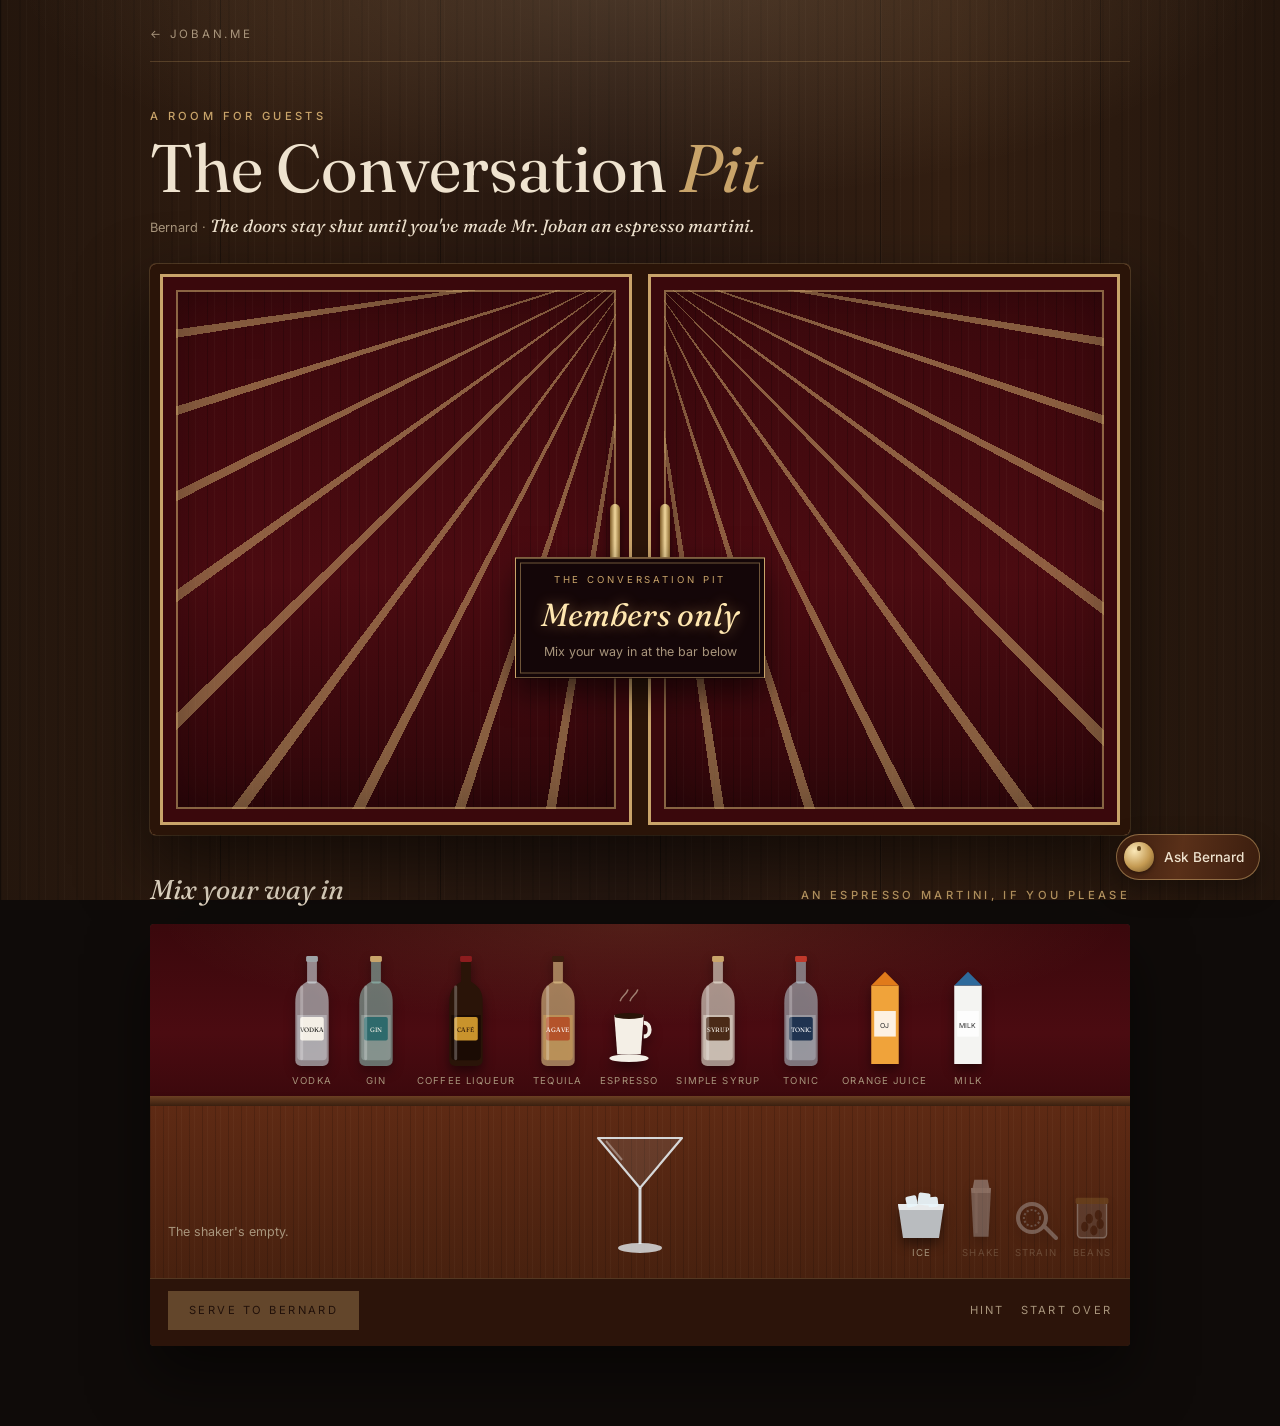
<file: pit.html>
<!DOCTYPE html>
<html lang="en">
<head>
<meta charset="utf-8">
<meta name="viewport" content="width=device-width, initial-scale=1, viewport-fit=cover">
<title>The Conversation Pit · Joban</title>
<meta name="description" content="A room for guests. Mix your way in, then leave your glass on the table.">
<meta name="theme-color" content="#140d09">
<link rel="preconnect" href="https://fonts.googleapis.com">
<link href="https://fonts.googleapis.com/css2?family=Fraunces:ital,opsz,wght@0,9..144,400;0,9..144,600;1,9..144,400&family=Inter:wght@400;500;600&family=Caveat:wght@500;700&family=Reenie+Beanie&family=Alfa+Slab+One&display=swap" rel="stylesheet">
<style>
  :root { --ink: #0f0b09; --brass: #c9a46a; --brass-dim: #7d6743; --cream: #efe3cf; --muted: #a8957c; --rose: #e39a8f; --line: rgba(201,164,106,.25);
    --rust: #b4532a; --mustard: #c9932c; --teal: #2e6a6c; --ox: #4b0b11; }
  * { box-sizing: border-box; margin: 0; padding: 0; }
  html { background: var(--ink); }
  body { min-height: 100vh; color: var(--cream); font-family: "Inter", system-ui, sans-serif; line-height: 1.5; -webkit-font-smoothing: antialiased; position: relative; }
  body::before { content: ""; position: fixed; inset: 0; z-index: -1;
    background: radial-gradient(ellipse 70% 38% at 50% -4%, rgba(255,214,160,.18), transparent 70%),
      repeating-linear-gradient(90deg, rgba(0,0,0,.35) 0 1px, transparent 1px 220px),
      repeating-linear-gradient(90deg, rgba(0,0,0,.10) 0 2px, transparent 2px 7px, rgba(255,235,200,.025) 7px 8px, transparent 8px 19px),
      linear-gradient(90deg, #24160d, #2f1c10 22%, #261710 48%, #321e11 74%, #24160d); }
  .serif { font-family: "Fraunces", Georgia, serif; }
  .eyebrow { font-size: .7rem; letter-spacing: .3em; text-transform: uppercase; color: var(--brass); font-weight: 500; }
  .muted { color: var(--muted); }
  button { font: inherit; cursor: pointer; }
  [hidden] { display: none !important; }
  .wrap { width: min(100% - 32px, 980px); margin: 0 auto; padding: 26px 0 80px; }
  header.top { display: flex; justify-content: space-between; align-items: center; padding-bottom: 18px; border-bottom: 1px solid var(--line); }
  header.top a { color: var(--muted); text-decoration: none; font-size: .72rem; letter-spacing: .24em; text-transform: uppercase; }
  header.top a:hover { color: var(--brass); }
  .title { padding: 40px 0 22px; }
  .title h1 { font-family: "Fraunces", serif; font-weight: 400; font-size: clamp(2.4rem, 7vw, 4.2rem); line-height: 1; margin-top: 8px; }
  .title h1 em { color: var(--brass); }
  .bernard-line { font-family: "Fraunces", serif; font-style: italic; font-size: 1.1rem; color: var(--cream); min-height: 1.6em; margin-top: 12px; transition: color .3s; }
  .bernard-line::before { content: "Bernard · "; font-style: normal; font-family: "Inter", sans-serif; font-size: .8rem; color: var(--muted); }
  .bernard-line.err { color: var(--rose); }
  .btn { background: transparent; color: var(--brass); border: 1px solid var(--brass); padding: 10px 22px; letter-spacing: .22em; text-transform: uppercase; font-size: .72rem; transition: background .25s, color .25s; }
  .btn:hover:not(:disabled), .btn:focus-visible { background: var(--brass); color: var(--ink); outline: none; }
  .btn:disabled { opacity: .35; cursor: default; }
  .btn.solid { background: var(--brass); color: var(--ink); }
  .link { background: none; border: 0; color: var(--muted); font-size: .72rem; letter-spacing: .2em; text-transform: uppercase; }
  .link:hover { color: var(--brass); }

  .room-say { position: absolute; left: 50%; top: 4%; z-index: 4; transform: translate(-50%, -6px); max-width: 80%; width: max-content; margin: 0; padding: 10px 18px;
    font-family: "Fraunces", serif; font-style: italic; font-size: clamp(.9rem, 2vw, 1.1rem); color: var(--cream); text-align: center;
    background: rgba(14,8,6,.88); border-radius: 4px; box-shadow: inset 0 0 0 1px var(--brass), 0 10px 30px rgba(0,0,0,.5);
    opacity: 0; pointer-events: none; transition: opacity .3s, transform .3s; }
  .room-say::before { content: "Bernard · "; font-family: "Inter", sans-serif; font-style: normal; font-size: .72rem; color: var(--muted); }
  .room-say.show { opacity: 1; transform: translate(-50%, 0); }
  .room-say.err { color: var(--rose); }
  .room .hot.ping { animation: ping .7s ease; }
  @keyframes ping { 0% { filter: none; } 35% { filter: brightness(1.6) drop-shadow(0 0 16px rgba(255,210,140,.8)); } 100% { filter: none; } }
  .hint-row button.on { border-color: var(--brass); color: var(--brass); }
  .closeup { margin-top: 14px; padding: 20px 22px 24px; background: rgba(14,8,6,.9); border-radius: 4px; box-shadow: inset 0 0 0 1px var(--brass), 0 20px 40px rgba(0,0,0,.45); animation: rise .35s ease both; }
  .cu-head { display: flex; flex-wrap: wrap-reverse; justify-content: space-between; align-items: flex-start; gap: 8px 12px; margin-bottom: 12px; }
  #cuBack { white-space: nowrap; }
  .cu-head h3 { font-family: "Fraunces", serif; font-weight: 400; font-style: italic; font-size: 1.5rem; margin-top: 4px; }
  .cu-line { font-family: "Fraunces", serif; font-style: italic; font-size: 1.05rem; color: var(--cream); margin-bottom: 12px; }
  .cu-line::before { content: "Bernard · "; font-family: "Inter", sans-serif; font-style: normal; font-size: .74rem; color: var(--muted); }
  .crate { list-style: none; display: grid; gap: 6px; }
  .crate li { display: flex; justify-content: space-between; align-items: center; gap: 10px; padding: 10px 12px; border-radius: 3px; background: rgba(255,255,255,.03); border: 1px solid rgba(201,164,106,.15); }
  .crate li.on { border-color: var(--brass); background: rgba(201,164,106,.1); }
  .crate b { font-family: "Fraunces", serif; font-style: italic; font-weight: 400; }
  .crate small { color: var(--muted); font-size: .72rem; }
  .crate a { color: var(--brass); font-size: .72rem; letter-spacing: .14em; text-transform: uppercase; text-decoration: none; white-space: nowrap; }
  .coasters { display: grid; grid-template-columns: repeat(auto-fill, minmax(130px, 1fr)); gap: 16px; }
  .coasters button { background: radial-gradient(circle at 35% 30%, #f6efe1, #e9dcc3 70%, #d9c7a6); border: 0; border-radius: 50%; aspect-ratio: 1; padding: 6px;
    box-shadow: 0 10px 18px rgba(0,0,0,.45), inset 0 0 0 4px #efe3cf; transition: transform .25s; }
  .coasters button:hover { transform: translateY(-4px) rotate(-3deg); }
  .coasters svg { width: 100%; height: 100%; }
  .cu-actions { display: flex; flex-wrap: wrap; gap: 10px; margin-top: 16px; }
  .room.lamp-off .lamp-glow { opacity: 0; }
  .room.lamp-off .lamp-dome { fill: #7a3412; }
  .lamp-glow { transition: opacity .4s; pointer-events: none; }
  .cu-form { display: grid; gap: 4px; margin-top: 18px; padding-top: 16px; border-top: 1px solid var(--line); }
  .cu-form .row { display: flex; gap: 14px; align-items: center; flex-wrap: wrap; margin-top: 12px; }
  .cu-split { display: grid; grid-template-columns: 220px 1fr; gap: 26px; align-items: center; }
  @media (max-width: 760px) { .cu-split { grid-template-columns: 1fr; justify-items: center; } .cu-split > div:last-child { width: 100%; } }
  .toast { font-size: .8rem; color: var(--brass); } .toast.err { color: var(--rose); }
  .board.cu-board { min-height: 200px; }
  .scrap { position: relative; filter: drop-shadow(0 8px 8px rgba(0,0,0,.35)); transform: rotate(var(--r, 0deg)); transition: transform .3s; }
  .scrap:hover { transform: rotate(0deg) scale(1.03); z-index: 2; }
  .scrap .paper { padding: 30px 20px 20px; min-height: 160px; color: #2a1a0c; clip-path: var(--torn);
    background: radial-gradient(circle at 30% 20%, rgba(255,255,255,.5), transparent 60%), var(--paper, #f7f0e1); }
  .scrap .paper.lined { background: linear-gradient(180deg, transparent 0 25px, rgba(70,110,170,.2) 25px 26px) 0 6px / 100% 26px, var(--paper, #f7f0e1); }
  .scrap::before { content: ""; position: absolute; left: 50%; top: 6px; z-index: 3; width: 14px; height: 14px; margin-left: -7px; border-radius: 50%;
    background: radial-gradient(circle at 35% 30%, #ffb4a8, #c0392b 55%, #6e1410); box-shadow: 0 3px 3px rgba(0,0,0,.45); }
  .scrap.tape::before { width: 70px; height: 20px; margin-left: -35px; top: -4px; border-radius: 1px; background: rgba(240,230,200,.7); box-shadow: none; transform: rotate(-4deg); }
  .scrap .to { font-family: "Inter", sans-serif; font-size: .6rem; letter-spacing: .22em; text-transform: uppercase; color: #8a5a2a; }
  .scrap p { font-family: "Caveat", cursive; font-size: 1.45rem; line-height: 1.1; margin: 4px 0 10px; word-wrap: break-word; }
  .scrap .sig { font-family: "Reenie Beanie", "Caveat", cursive; font-size: 1.3rem; color: #3a1f0f; display: block; }
  .scrap small { display: block; font-size: .6rem; letter-spacing: .12em; text-transform: uppercase; color: #8a6a4a; margin-top: 2px; }
  .scrap.mine .paper { box-shadow: inset 0 0 0 2px #c9a46a; }
  /* ---------- surfaces: the thing you zoomed into ---------- */
  .zoom-back { position: absolute; left: 12px; top: 12px; z-index: 6; display: none; background: rgba(14,8,6,.85); color: var(--cream); border: 1px solid var(--brass); border-radius: 99px; padding: 7px 14px; font-size: .78rem; }
  #vault.zoomed:not(.surfaced) .zoom-back { display: block; }
  #vault.surfaced .room { display: none; }
  .surface { position: relative; width: 100%; aspect-ratio: 1200 / 700; border-radius: 6px; overflow: hidden; box-shadow: 0 30px 70px rgba(0,0,0,.6), 0 0 0 1px var(--line); animation: sf-in .45s ease both; touch-action: manipulation; }
  .surface.auto { aspect-ratio: auto; overflow: visible; padding: 56px 18px 20px; background: linear-gradient(180deg, #2a1207, #1a0b05); }
  @keyframes sf-in { from { opacity: 0; transform: scale(.97); } to { opacity: 1; transform: none; } }
  @media (max-width: 760px) { .surface:not(.auto) { aspect-ratio: auto; height: 76vh; min-height: 480px; } }
  .sf-top { position: absolute; left: 12px; top: 12px; right: 12px; z-index: 50; display: flex; align-items: center; gap: 12px; pointer-events: none; }
  .sf-back { pointer-events: auto; background: rgba(14,8,6,.85); color: var(--cream); border: 1px solid var(--brass); border-radius: 99px; padding: 7px 14px; font-size: .78rem; }
  .sf-title { font-family: "Fraunces", serif; font-style: italic; font-size: 1.1rem; color: var(--cream); text-shadow: 0 2px 8px rgba(0,0,0,.8); }
  .sf-line { font-family: "Fraunces", serif; font-style: italic; color: var(--cream); margin-bottom: 14px; }
  .ghost { position: fixed; z-index: 9999; pointer-events: none; transform: translate(-50%, -50%) rotate(-4deg) scale(1.05); filter: drop-shadow(0 18px 14px rgba(0,0,0,.45)); }
  .ghost-sheet { width: 120px; height: 120px; background: #f7f0e1; clip-path: polygon(0 3%, 30% 0, 62% 2%, 100% 0, 98% 40%, 100% 100%, 60% 97%, 25% 100%, 0 98%, 2% 50%); }
  .swatches { display: flex; gap: 7px; flex-wrap: wrap; margin: 8px 0; }
  .sw { width: 26px; height: 26px; border-radius: 50%; border: 2px solid rgba(255,255,255,.3); background: var(--c); padding: 0; }
  .sw.on { border-color: var(--brass); box-shadow: 0 0 0 2px #140806, 0 0 0 4px var(--brass); }
  .d-card { position: absolute; left: 50%; top: calc(100% + 10px); transform: translateX(-50%) rotate(calc(-1 * var(--r, 0deg))); z-index: 60; width: 250px; padding: 12px 14px;
    background: rgba(14,8,6,.95); border-radius: 6px; box-shadow: inset 0 0 0 1px var(--brass), 0 14px 30px rgba(0,0,0,.6); color: var(--cream); text-align: left; }
  .d-card .d-row { display: flex; gap: 12px; align-items: center; margin-top: 4px; }
  .d-card .btn { padding: 8px 14px; white-space: nowrap; } .d-card .link { white-space: nowrap; } .d-card small { display: block; margin-top: 6px; font-size: .68rem; }
  .d-card input { width: 100%; background: transparent; border: 0; border-bottom: 1px solid var(--brass-dim); color: var(--cream); font: inherit; font-size: 16px; padding: 6px 2px; outline: none; }
  .lifted { cursor: grabbing; filter: drop-shadow(0 22px 16px rgba(0,0,0,.45)) !important; }

  /* the board, up close */
  .surface.board { background: #2a1207; padding: 16px; }
  .cork-area { position: absolute; inset: 16px; border-radius: 3px; box-shadow: inset 0 0 0 3px #c9a46a, inset 0 0 60px rgba(0,0,0,.5);
    background: radial-gradient(ellipse at 25% 20%, rgba(255,190,110,.22), transparent 55%), linear-gradient(rgba(40,20,8,.12), rgba(40,20,8,.3)), url(images/pit-cork.jpg) center / cover; }
  .cork-area .bare { position: absolute; inset: 0; display: grid; place-items: center; font-family: "Caveat", cursive; font-size: 1.8rem; color: #3a1f0f; pointer-events: none; }
  .cork-area .scrap { position: absolute; width: clamp(130px, 21%, 200px); transform: translate(-50%, -50%) rotate(var(--r, 0deg)); cursor: pointer; }
  .cork-area .scrap:hover { transform: translate(-50%, -50%) rotate(0deg) scale(1.04); }
  .cork-area .scrap .paper { min-height: 0; padding: 24px 14px 14px; }
  .cork-area .scrap p { font-size: clamp(1.05rem, 1.8vw, 1.35rem); }
  .cork-area .scrap.draft { width: clamp(190px, 28%, 250px); cursor: grab; }
  .scrap.draft .paper { padding: 26px 14px 14px; }
  .scrap.draft input, .scrap.draft textarea { width: 100%; background: transparent; border: 0; border-bottom: 1px dashed rgba(90,58,32,.35); color: #2a1a0c; font-family: "Caveat", cursive; font-size: 1.3rem; outline: none; resize: none; }
  .scrap.draft .d-to { font-family: "Inter", sans-serif; font-size: .78rem; letter-spacing: .1em; text-transform: uppercase; }
  .scrap.draft .d-name { font-family: "Reenie Beanie", "Caveat", cursive; font-size: 1.3rem; }
  .pad { position: absolute; right: 30px; bottom: 26px; z-index: 40; width: 96px; height: 96px; display: grid; place-items: center; text-align: center; cursor: grab; touch-action: none;
    background: #f7f0e1; color: #3a1f0f; font-family: "Caveat", cursive; font-size: 1rem; line-height: 1; box-shadow: 0 10px 18px rgba(0,0,0,.45); transform: rotate(3deg); animation: nudge 2.4s ease-in-out infinite; }
  .pad i { position: absolute; inset: 0; background: #efe5cf; transform: translate(4px, 4px) rotate(-3deg); z-index: -1; box-shadow: 0 6px 10px rgba(0,0,0,.3); }
  .pad i + i { transform: translate(8px, 7px) rotate(2deg); z-index: -2; }
  @media (max-width: 760px) { .pad, .tray { right: auto; left: 22px; } }
  @keyframes nudge { 50% { transform: rotate(3deg) translateY(-4px); } }

  /* the table, up close (looking down) */
  .surface.tablesurf { background: radial-gradient(ellipse at 50% 45%, rgba(255,210,140,.18), transparent 60%), linear-gradient(180deg, #d49a26, #8a5a0c); }
  .tabletop { position: absolute; left: 8%; right: 8%; top: 12%; bottom: 10%; border-radius: 34px;
    background: radial-gradient(ellipse at 30% 25%, rgba(255,230,190,.35), transparent 50%),
      repeating-linear-gradient(92deg, rgba(90,40,10,.0) 0 7px, rgba(90,40,10,.14) 7px 8px, rgba(255,220,170,.05) 8px 15px, rgba(90,40,10,.1) 15px 16px, transparent 16px 31px),
      repeating-linear-gradient(90deg, transparent 0 140px, rgba(70,30,8,.12) 140px 142px),
      linear-gradient(100deg, #d9a066, #c08448 30%, #b7783e 60%, #c98e52);
    box-shadow: 0 0 0 5px #8a5226, 0 28px 40px rgba(0,0,0,.5), inset 0 -16px 40px rgba(80,35,10,.35), inset 0 2px 0 rgba(255,235,200,.5); }
  .tabletop::after { content: ""; position: absolute; left: 6%; top: 8%; width: 40%; height: 20%; border-radius: 50%; border-top: 2px solid rgba(255,245,225,.35); transform: rotate(-6deg); pointer-events: none; }
  .table-area { position: absolute; inset: 8% 6%; }
  .ring { position: absolute; width: clamp(96px, 17%, 160px); aspect-ratio: 1; transform: translate(-50%, -50%); cursor: pointer; }
  .ring svg { width: 100%; height: 100%; mix-blend-mode: multiply; }
  .ring.mine svg { filter: drop-shadow(0 0 5px rgba(255,240,200,.6)); }
  .ring.draft { width: clamp(130px, 22%, 200px); cursor: grab; z-index: 30; }
  .ring.draft .stain-now { width: 100%; height: 100%; animation: soak 1.2s ease both; }
  .ring.draft .stain-now svg { width: 100%; height: 100%; mix-blend-mode: multiply; }
  @keyframes soak { from { opacity: 0; transform: scale(.85); } to { opacity: 1; transform: none; } }
  .ring.draft.up .d-card, .scrap.draft.up .d-card { top: auto; bottom: calc(100% + 10px); }
  .scrap.draft.left .d-card { left: auto; right: 30%; transform: rotate(calc(-1 * var(--r, 0deg))); }
  .scrap.draft.right .d-card { left: 30%; transform: rotate(calc(-1 * var(--r, 0deg))); }
  #vault.surfaced .room-say { top: 62px; }
  .ring.draft.left .d-card { left: auto; right: 40%; transform: none; }
  .ring.draft.right .d-card { left: 40%; transform: none; }
  .ring .d-card { transform: translateX(-50%); }
  .tray { position: absolute; right: 18px; bottom: 16px; z-index: 40; display: grid; justify-items: center; gap: 4px; padding: 10px 12px; border-radius: 8px; cursor: grab; touch-action: none;
    background: rgba(14,8,6,.8); box-shadow: inset 0 0 0 1px var(--brass); color: var(--cream); font-size: .7rem; text-align: center; animation: nudge 2.4s ease-in-out infinite; }
  .ghost-glass svg { display: block; }

  /* the record player, up close */
  .rec-wrap { display: grid; grid-template-columns: minmax(220px, 1fr) 1.2fr; gap: 26px; align-items: start; }
  @media (max-width: 760px) { .rec-wrap { grid-template-columns: 1fr; } }
  .deck { position: relative; padding: 22px; border-radius: 8px; background: repeating-linear-gradient(90deg, rgba(0,0,0,.12) 0 1px, transparent 1px 6px, rgba(255,220,180,.03) 6px 7px, transparent 7px 13px), linear-gradient(160deg, #6b3a1e, #4a2614); box-shadow: inset 0 0 0 1px rgba(255,255,255,.08), 0 18px 30px rgba(0,0,0,.5); }
  .platter { width: min(100%, 300px); aspect-ratio: 1; margin: 0 auto; border-radius: 50%; display: grid; place-items: center; background: conic-gradient(from 20deg, #9aa0a6, #eef1f3, #8a9096, #e4e8ea, #9aa0a6); box-shadow: 0 10px 18px rgba(0,0,0,.5), inset 0 0 0 3px rgba(0,0,0,.25); }
  .vinyl { width: 92%; aspect-ratio: 1; border-radius: 50%; display: grid; place-items: center;
    background: repeating-radial-gradient(circle, #0c0c0d 0 2px, #161618 2px 3px), #0c0c0d; box-shadow: inset 0 0 0 1px #2a2a2c; }
  .vinyl::after { content: ""; position: absolute; width: 40%; aspect-ratio: 1; border-radius: 50%; background: conic-gradient(from 30deg, transparent, rgba(255,255,255,.12), transparent 30%); }
  .vinyl { position: relative; }
  .vinyl.spin { animation: spin 1.8s linear infinite; }
  .vlabel { width: 34%; aspect-ratio: 1; border-radius: 50%; background: #b4532a; box-shadow: inset 0 0 0 6px rgba(0,0,0,.15); }
  .vlabel::after { content: ""; display: block; width: 10%; aspect-ratio: 1; margin: 45% auto; border-radius: 50%; background: #111; }
  .tonearm { position: absolute; right: 26px; top: 26px; width: 10px; height: 46%; border-radius: 5px; background: linear-gradient(90deg, #6c7176, #e9edf0, #7d8287); transform-origin: 50% 7px; transform: rotate(24deg); box-shadow: 0 6px 8px rgba(0,0,0,.4); }
  .np { margin-top: 16px; text-align: center; color: var(--muted); font-size: .85rem; display: grid; gap: 2px; }
  .np b { font-family: "Fraunces", serif; font-style: italic; font-weight: 400; font-size: 1.15rem; color: var(--cream); }
  .np a { color: var(--brass); font-size: .74rem; letter-spacing: .14em; text-transform: uppercase; text-decoration: none; margin-top: 4px; }
  .sleeves { display: grid; grid-template-columns: repeat(auto-fill, minmax(120px, 1fr)); gap: 12px; margin-top: 10px; }
  .sleeve { position: relative; aspect-ratio: 1; border: 0; border-radius: 3px; padding: 12px; text-align: left; display: flex; flex-direction: column; justify-content: flex-end; gap: 2px; overflow: hidden; color: #fff8ea;
    background: radial-gradient(circle at 70% 25%, rgba(255,255,255,.18), transparent 50%), var(--c, #b4532a); box-shadow: 0 10px 16px rgba(0,0,0,.45); transition: transform .25s; }
  .sleeve:hover { transform: translateY(-4px); }
  .sleeve.on { box-shadow: 0 0 0 2px var(--brass), 0 10px 16px rgba(0,0,0,.45); }
  .sleeve .disc { position: absolute; right: -28%; top: 10%; width: 70%; aspect-ratio: 1; border-radius: 50%; background: repeating-radial-gradient(circle, #0c0c0d 0 2px, #1a1a1c 2px 3px); }
  .sleeve b { position: relative; font-family: "Caveat", cursive; font-size: 1.2rem; line-height: 1.05; }
  .sleeve small { position: relative; font-size: .64rem; letter-spacing: .14em; text-transform: uppercase; opacity: .8; }
  .sleeve.blank { background: repeating-linear-gradient(45deg, #efe3cf 0 8px, #e6d7bc 8px 16px); color: #3a1f0f; align-items: center; justify-content: center; text-align: center; }
  .sleeve.blank b { font-family: "Fraunces", serif; font-size: 2rem; }
  .sleeve.blank.editing { aspect-ratio: auto; grid-column: 1 / -1; justify-content: flex-start; align-items: stretch; text-align: left; gap: 8px; padding: 16px; }
  .sleeve.blank.editing input { background: transparent; border: 0; border-bottom: 1px solid rgba(58,31,15,.4); color: #2a1a0c; font-family: "Caveat", cursive; font-size: 1.4rem; outline: none; padding: 4px 2px; }
  .sleeve .d-row { display: flex; gap: 12px; align-items: center; } .sleeve .link { color: #5a3a20; } .sleeve .toast { color: #7a1426; }
  .sleeve.cover { background: center / cover var(--art), #1a0c05; padding: 0; }
  .sleeve.cover .disc { right: -22%; top: 6%; z-index: 0; }
  .sleeve.cover .cap { position: relative; z-index: 1; margin-top: auto; padding: 18px 10px 8px; display: grid; gap: 1px; background: linear-gradient(transparent, rgba(0,0,0,.75)); }
  .sleeve.cover .cap b { font-family: "Inter", sans-serif; font-size: .78rem; font-weight: 600; line-height: 1.2; }
  .sp-results { display: grid; gap: 6px; max-height: 300px; overflow-y: auto; }
  .sp-hit { display: flex; align-items: center; gap: 10px; padding: 6px; border: 0; border-radius: 4px; background: rgba(255,255,255,.55); color: #2a1a0c; text-align: left; }
  .sp-hit:hover { background: #fff8ea; }
  .sp-hit img, .sp-hit i { width: 44px; height: 44px; border-radius: 2px; object-fit: cover; flex: none; background: #3a1d0e; }
  .sp-hit span { display: grid; min-width: 0; }
  .sleeve .sp-hit b { font-family: "Inter", sans-serif; font-size: .9rem; font-weight: 600; line-height: 1.25; white-space: nowrap; overflow: hidden; text-overflow: ellipsis; }
  .sleeve .sp-hit small { font-size: .74rem; letter-spacing: 0; text-transform: none; opacity: 1; color: #6a4a2a; white-space: nowrap; overflow: hidden; text-overflow: ellipsis; }
  .sp-note { font-size: .82rem; color: #5a3a20; }
  .sleeve.blank.editing.picked { background: linear-gradient(rgba(239,227,207,.86), rgba(239,227,207,.86)), center / cover var(--art); }
  .sp-embed { width: 100%; border: 0; border-radius: 12px; margin-top: 10px; }
  /* ---------- the wall (deco doors over the room) ---------- */
  .leaves { position: absolute; inset: 0; z-index: 5; border-radius: 6px; overflow: hidden; pointer-events: auto; }
  .leaf { position: absolute; top: 0; bottom: 0; width: 50.2%; transition: transform 1.6s cubic-bezier(.6,.05,.25,1);
    background:
      radial-gradient(circle at var(--sx) 0%, rgba(201,164,106,.0) 0 22%, transparent 22.3%),
      repeating-conic-gradient(from 90deg at var(--sx) 0%, rgba(201,164,106,.55) 0 1deg, transparent 1deg 9deg),
      repeating-linear-gradient(90deg, rgba(0,0,0,.18) 0 1px, transparent 1px 7px, rgba(255,230,190,.03) 7px 8px, transparent 8px 19px),
      linear-gradient(180deg, #3a080c, #4b0b11 55%, #2c0609);
    box-shadow: inset 0 0 0 10px #2a1408, inset 0 0 0 13px #c9a46a, inset 0 0 0 26px #3a080c, inset 0 0 0 28px rgba(201,164,106,.6), inset 0 0 80px rgba(0,0,0,.6); }
  .leaf.l { left: 0; --sx: 100%; }
  .leaf.r { right: 0; --sx: 0%; }
  .leaf::after { content: ""; position: absolute; top: 50%; width: 10px; height: 90px; margin-top: -45px; border-radius: 5px;
    background: linear-gradient(90deg, #7d5a26, #f0d69c, #8c6a30); box-shadow: 0 4px 8px rgba(0,0,0,.5); }
  .leaf.l::after { right: 22px; } .leaf.r::after { left: 22px; }
  .plaque { position: absolute; left: 50%; top: 62%; transform: translate(-50%, -50%); display: grid; gap: 4px; text-align: center; padding: 16px 26px; width: max-content; max-width: 86%;
    background: #140608; box-shadow: inset 0 0 0 1px #c9a46a, inset 0 0 0 5px #140608, inset 0 0 0 6px rgba(201,164,106,.5), 0 14px 30px rgba(0,0,0,.6); transition: opacity .5s; }
  .plaque small { font-size: .6rem; letter-spacing: .3em; text-transform: uppercase; color: var(--brass); }
  .plaque b { font-family: "Fraunces", serif; font-style: italic; font-weight: 400; font-size: clamp(1.3rem, 3.4vw, 2rem); color: #ffe7b0; text-shadow: 0 0 14px rgba(255,200,120,.45); }
  .plaque span { font-size: .78rem; color: var(--muted); }
  .vault-open .leaf.l { transform: translateX(-101%); }
  .vault-open .leaf.r { transform: translateX(101%); }
  .vault-open .plaque { opacity: 0; }
  .vault-open .leaves { pointer-events: none; }
  #vault:not(.vault-open) .room { pointer-events: none; }
  .bar-head { display: flex; justify-content: space-between; align-items: baseline; flex-wrap: wrap; gap: 8px; margin: 34px 0 14px; }
  .bar-head h2 { font-family: "Fraunces", serif; font-weight: 400; font-style: italic; font-size: 1.7rem; }
  /* ---------- membership card ---------- */
  .card-wrap { display: grid; place-items: center; padding: 30px 0; }
  .member-card { width: min(380px, 100%); aspect-ratio: 1.6; border-radius: 12px; padding: 22px 24px; position: relative; color: #2a1a0c;
    background: linear-gradient(135deg, #f1dca6, #c79c55 45%, #e8c98a 60%, #a77c3c); box-shadow: 0 30px 60px rgba(0,0,0,.55), inset 0 1px 0 rgba(255,255,255,.6);
    display: flex; flex-direction: column; justify-content: space-between; animation: card-in .8s cubic-bezier(.2,.75,.2,1) both; }
  @keyframes card-in { from { opacity: 0; transform: rotateX(40deg) translateY(30px); } to { opacity: 1; transform: none; } }
  .member-card small { font-size: .62rem; letter-spacing: .28em; text-transform: uppercase; color: #4a3214; }
  .member-card b { font-family: "Fraunces", serif; font-weight: 600; font-size: 1.6rem; line-height: 1.05; }
  .member-card .no { font-family: "Fraunces", serif; font-style: italic; font-size: 2.6rem; line-height: 1; }
  .member-card .row { display: flex; justify-content: space-between; align-items: flex-end; }

  /* ---------- the room ---------- */
  .room-wrap { position: relative; }
  .room { display: block; width: 100%; height: auto; border-radius: 6px; box-shadow: 0 30px 70px rgba(0,0,0,.6), 0 0 0 1px var(--line); background: #0d0a08; }
  .room .hot { cursor: pointer; transition: filter .3s; outline: none; }
  .room .hot:hover, .room .hot:focus-visible { filter: brightness(1.25) drop-shadow(0 0 10px rgba(255,200,120,.45)); }
  #roomVinyl { transform-origin: 210px 477px; }
  #vinylShine { transform-box: fill-box; transform-origin: center; }
  #hotRecord:hover #vinylShine, .room.playing #vinylShine { animation: shine 1.2s linear infinite; }
  @keyframes shine { 0% { transform: translateX(-30px); opacity: 0; } 30%, 70% { opacity: .5; } 100% { transform: translateX(30px); opacity: 0; } }
  .room.playing #notes { animation: notes 2.4s ease-in-out infinite; }
  @keyframes spin { to { transform: rotate(360deg); } }
  @keyframes notes { 0% { opacity: 0; transform: translateY(10px); } 30% { opacity: 1; } 100% { opacity: 0; transform: translateY(-24px); } }
  .twinkle { animation: tw 3s ease-in-out infinite; }
  .crate-head { display: flex; justify-content: space-between; align-items: baseline; gap: 12px; flex-wrap: wrap; }
  .pl-link a { color: var(--brass); font-size: .72rem; letter-spacing: .14em; text-transform: uppercase; text-decoration: none; }
  .pl-link a:hover { color: var(--cream); }
  /* the bar breathes: warm glow, a glint sweeping the bottles, the odd neon flicker */
  .bar-glow { animation: barGlow 5s ease-in-out infinite; }
  @keyframes barGlow { 50% { opacity: .78; } }
  .shimmer { animation: sweep 9s ease-in-out infinite; }
  @keyframes sweep { 0%, 15% { transform: translateX(0); } 65%, 100% { transform: translateX(460px); } }
  @media (prefers-reduced-motion: reduce) { .bar-glow, .shimmer { animation: none; } .shimmer { display: none; } }
  @keyframes tw { 50% { opacity: .25; } }
  .hint-row { display: flex; flex-wrap: wrap; gap: 8px; margin-top: 12px; justify-content: center; }
  .hint-row button { background: rgba(0,0,0,.25); border: 1px solid var(--line); color: var(--cream); border-radius: 99px; padding: 6px 14px; font-size: .78rem; }
  .hint-row button:hover { border-color: var(--brass); }
  .now-playing { position: absolute; left: 3%; top: 3%; display: grid; gap: 2px; padding: 12px 16px; max-width: 280px; border-radius: 4px;
    background: rgba(20,10,6,.92); box-shadow: inset 0 0 0 1px var(--brass); animation: rise .3s ease both; }
  .now-playing a { color: var(--cream); font-family: "Fraunces", serif; font-style: italic; font-size: 1.05rem; text-decoration: none; }
  .now-playing a:hover { color: var(--brass); }
  .now-playing small { color: var(--muted); font-size: .72rem; }
  .now-playing .link { justify-self: start; margin-top: 4px; }
  @keyframes rise { from { opacity: 0; transform: translateY(8px); } to { opacity: 1; transform: none; } }
  .modal { position: fixed; inset: 0; z-index: 800; display: flex; align-items: flex-start; justify-content: center; overflow-y: auto; padding: 40px 14px; background: rgba(8,5,4,.86); backdrop-filter: blur(5px); -webkit-backdrop-filter: blur(5px); }
  .modal-inner { width: min(980px, 100%); position: relative; padding-top: 30px; animation: rise .35s ease both; }
  .modal .close { position: absolute; right: 0; top: 0; }
  .locked-note { font-size: .88rem; margin: -4px 0 6px; }
  fieldset:disabled { opacity: .4; }
  #pitStage { margin-top: 18px; text-align: center; }
  /* ---------- the pit ---------- */
  .pit-scene { position: relative; border-radius: 4px; overflow: hidden; box-shadow: 0 30px 60px rgba(0,0,0,.5), inset 0 0 0 1px var(--line); }
  .pit-wall { height: 120px; background: radial-gradient(ellipse 60% 90% at 50% 0%, rgba(255,190,110,.16), transparent 70%), repeating-linear-gradient(90deg, rgba(0,0,0,.16) 0 1px, transparent 1px 7px), linear-gradient(180deg, #3a080c, #5a0f16 70%, #4b0b11); position: relative; }
  .pit-wall .lamp { position: absolute; top: 0; width: 70px; height: 70px; left: calc(50% - 35px); }
  .pit-wall .lamp::before { content: ""; position: absolute; left: 50%; top: 0; width: 2px; height: 34px; margin-left: -1px; background: #8c6a30; }
  .pit-wall .lamp::after { content: ""; position: absolute; left: 10px; top: 32px; width: 50px; height: 26px; border-radius: 50px 50px 6px 6px;
    background: radial-gradient(ellipse at 50% 90%, #fff3d2, #e9b45e 55%, #9a6326); box-shadow: 0 20px 60px 20px rgba(255,190,110,.35); }
  .pit-floor { position: relative; padding: 22px 18px 26px; background: repeating-linear-gradient(90deg, rgba(0,0,0,.5) 0 1.5px, transparent 1.5px 56px), linear-gradient(90deg, #5a3019, #6b3a1e 30%, #4e2a15 60%, #63371c); }
  .pit { position: relative; margin: 0 auto; max-width: 820px; border-radius: 120px; padding: 34px 34px; background: #2a170c; box-shadow: inset 0 18px 30px rgba(0,0,0,.65), inset 0 -4px 0 rgba(255,220,170,.06); }
  .sofa { position: absolute; inset: 10px; border-radius: 110px; border: 26px solid var(--rust); box-shadow: inset 0 6px 0 rgba(255,255,255,.08), 0 8px 18px rgba(0,0,0,.45);
    background: none; pointer-events: none; }
  .sofa::after { content: ""; position: absolute; inset: -26px; border-radius: 110px; background: repeating-linear-gradient(90deg, transparent 0 78px, rgba(0,0,0,.25) 78px 80px); mask: radial-gradient(closest-side, transparent 88%, #000 89%); -webkit-mask: radial-gradient(farthest-side, transparent calc(100% - 26px), #000 calc(100% - 26px)); }
  .table { position: relative; margin: 24px auto; width: min(560px, 100%); min-height: 190px; border-radius: 40px; padding: 26px 22px;
    background: radial-gradient(ellipse 70% 60% at 30% 20%, rgba(255,230,190,.10), transparent 60%), repeating-linear-gradient(90deg, rgba(0,0,0,.16) 0 1px, transparent 1px 5px), linear-gradient(100deg, #5e2a14, #7f3f21 30%, #642e16 60%, #7a3a1d);
    box-shadow: 0 16px 30px rgba(0,0,0,.55), inset 0 1px 0 rgba(255,220,170,.15); display: flex; flex-wrap: wrap; justify-content: center; align-content: center; gap: 18px 16px; }
  .table .empty { font-family: "Fraunces", serif; font-style: italic; color: rgba(239,227,207,.7); align-self: center; }
  .glass-btn { position: relative; background: none; border: 0; display: flex; flex-direction: column; align-items: center; gap: 2px; color: var(--cream); transition: transform .2s; }
  .glass-btn:hover, .glass-btn:focus-visible { transform: translateY(-4px); outline: none; }
  .glass-btn svg { width: 40px; height: 56px; filter: drop-shadow(0 5px 4px rgba(0,0,0,.5)); }
  .glass-btn .coaster { font-size: .6rem; letter-spacing: .1em; text-transform: uppercase; max-width: 72px; overflow: hidden; text-overflow: ellipsis; white-space: nowrap; padding: 2px 6px; border-radius: 99px; background: rgba(0,0,0,.3); }
  .glass-btn.mine .coaster { background: var(--brass); color: var(--ink); }
  .glass-btn.new { animation: pour-in .8s ease both; }
  @keyframes pour-in { from { opacity: 0; transform: translateY(-20px) scale(.6); } to { opacity: 1; transform: none; } }

  .pit-info { display: flex; justify-content: space-between; align-items: baseline; flex-wrap: wrap; gap: 10px; margin: 30px 0 14px; }
  .pit-info h2 { font-family: "Fraunces", serif; font-weight: 400; font-style: italic; font-size: 1.6rem; }
  .grid2 { display: grid; grid-template-columns: 1fr 1fr; gap: 14px; align-items: start; }
  .panel { background: rgba(20,13,9,.72); border: 1px solid var(--line); padding: 22px 24px; }
  .panel .eyebrow { display: block; margin-bottom: 12px; }
  .field { margin-top: 14px; }
  .field label { display: flex; justify-content: space-between; font-size: .66rem; letter-spacing: .22em; text-transform: uppercase; color: var(--muted); margin-bottom: 6px; }
  .field input { width: 100%; background: transparent; border: 0; border-bottom: 1px solid var(--brass-dim); color: var(--cream); font: inherit; font-size: 16px; padding: 7px 2px; outline: none; }
  .field input:focus { border-color: var(--brass); }
  .toast { font-size: .85rem; color: var(--muted); }
  .toast.err { color: var(--rose); }
  /* ---------- coaster stain + memo board ---------- */
  .mark-form { display: grid; grid-template-columns: 240px 1fr; gap: 28px; align-items: start; }
  .coaster-wrap { display: grid; justify-items: center; gap: 10px; text-align: center; }
  .coaster-wrap .eyebrow { justify-self: start; }
  .coaster { width: 220px; height: 220px; border-radius: 50%; display: grid; place-items: center;
    background: radial-gradient(circle at 35% 30%, #f6efe1, #e9dcc3 70%, #d9c7a6); box-shadow: 0 14px 28px rgba(0,0,0,.45), inset 0 0 0 6px #efe3cf, inset 0 0 0 7px rgba(120,80,40,.25); }
  .coaster svg { width: 92%; height: 92%; }
  .coaster-wrap small { font-size: .74rem; max-width: 22ch; }
  .field textarea { width: 100%; background: transparent; border: 0; border-bottom: 1px solid var(--brass-dim); color: var(--cream); font: inherit; font-size: 16px; padding: 7px 2px; outline: none; resize: vertical; }
  .field textarea:focus { border-color: var(--brass); }
  .field label span:not([id]) { letter-spacing: .1em; text-transform: none; opacity: .7; }
  .board-head { display: flex; justify-content: space-between; align-items: baseline; flex-wrap: wrap; gap: 8px; margin: 40px 0 14px; }
  .board-head h2 { font-family: "Fraunces", serif; font-weight: 400; font-style: italic; font-size: 1.7rem; }
  .board { position: relative; display: grid; grid-template-columns: repeat(auto-fill, minmax(230px, 1fr)); gap: 30px 24px; padding: 34px 28px 40px; border-radius: 4px; min-height: 260px;
    background: radial-gradient(circle at 20% 30%, rgba(255,255,255,.06), transparent 40%),
      radial-gradient(rgba(60,30,10,.35) 1px, transparent 1.6px) 0 0 / 7px 7px,
      radial-gradient(rgba(255,220,170,.12) 1px, transparent 1.6px) 3px 4px / 9px 9px,
      linear-gradient(135deg, #a8774a, #b98957 40%, #9c6a3f);
    box-shadow: inset 0 0 0 12px #4a2614, inset 0 0 0 14px #c9a46a, inset 0 0 40px rgba(0,0,0,.45), 0 24px 50px rgba(0,0,0,.5); }
  .board .empty { grid-column: 1 / -1; align-self: center; text-align: center; font-family: "Caveat", cursive; font-size: 1.6rem; color: #3a1f0f; }
  .memo { position: relative; padding: 26px 20px 18px; min-height: 170px; color: #2a1a0c; transform: rotate(var(--r, 0deg));
    background: linear-gradient(180deg, transparent 0 28px, rgba(70,110,170,.18) 28px 29px, transparent 29px) 0 0 / 100% 26px, linear-gradient(170deg, #fffaf0, #f3e8cf);
    box-shadow: 0 10px 18px rgba(0,0,0,.35), 0 1px 0 rgba(255,255,255,.6) inset; transition: transform .3s; }
  .memo:hover { transform: rotate(0deg) scale(1.03); z-index: 2; }
  .memo.yellow { background: linear-gradient(170deg, #fff4b8, #f2dd84); }
  .memo.pink { background: linear-gradient(170deg, #ffe4e1, #f5c6c0); }
  .memo::before { content: ""; position: absolute; left: 50%; top: 8px; width: 14px; height: 14px; margin-left: -7px; border-radius: 50%;
    background: radial-gradient(circle at 35% 30%, #fff0c8, #c9a46a 50%, #7d5a26); box-shadow: 0 3px 3px rgba(0,0,0,.45); }
  .memo .to { font-family: "Inter", sans-serif; font-size: .62rem; letter-spacing: .22em; text-transform: uppercase; color: #8a5a2a; }
  .memo p { font-family: "Caveat", cursive; font-size: 1.45rem; line-height: 1.1; margin: 4px 0 10px; word-wrap: break-word; position: relative; z-index: 1; }
  .memo a { font-family: "Inter", sans-serif; font-size: .78rem; color: #7a3214; text-decoration: none; position: relative; z-index: 1; }
  .memo .sig { font-family: "Reenie Beanie", "Caveat", cursive; font-size: 1.35rem; color: #3a1f0f; display: block; margin-top: 6px; position: relative; z-index: 1; }
  .memo small { display: block; font-size: .62rem; letter-spacing: .12em; text-transform: uppercase; color: #8a6a4a; margin-top: 2px; position: relative; z-index: 1; }
  .memo .stain { position: absolute; right: -34px; bottom: -40px; width: 130px; height: 130px; pointer-events: none; opacity: .9; mix-blend-mode: multiply; }
  .memo.mine { box-shadow: 0 10px 18px rgba(0,0,0,.35), 0 0 0 2px #c9a46a; }
  @media (max-width: 760px) { .mark-form { grid-template-columns: 1fr; } .coaster { width: 190px; height: 190px; } .board { padding: 28px 18px 34px; } }
  .marks { list-style: none; display: grid; gap: 2px; max-height: 420px; overflow: auto; }
  .marks li { padding: 10px 0; border-bottom: 1px solid rgba(201,164,106,.1); }
  .marks li b { font-family: "Fraunces", serif; font-weight: 400; font-style: italic; font-size: 1.05rem; }
  .marks li p { font-size: .9rem; }
  .marks li a { color: var(--brass); font-size: .82rem; text-decoration: none; }
  .marks li small { display: block; color: var(--muted); font-size: .7rem; letter-spacing: .08em; margin-top: 2px; }
  .marks li.hl { background: rgba(201,164,106,.08); }

  @media (max-width: 760px) {
    .now-playing { position: static; max-width: none; margin-top: 10px; }
    .counter { grid-template-columns: 1fr; justify-items: center; text-align: center; }
    .tools { justify-content: center; }
    .grid2 { grid-template-columns: 1fr; }
    .pit { border-radius: 60px; padding: 24px 16px; }
    .sofa { border-width: 16px; border-radius: 56px; }
    .bottle svg { width: 38px; height: 92px; }
    .shelf { gap: 10px 8px; }
  }
  @media (prefers-reduced-motion: reduce) { * { animation: none !important; } }
</style>
</head>
<body>
<div class="wrap">
  <header class="top"><a href="index.html">← joban.me</a><span class="eyebrow" id="topCount"></span></header>

  <div class="title">
    <span class="eyebrow">A room for guests</span>
    <h1>The Conversation <em>Pit</em></h1>
    <p class="bernard-line" id="say" aria-live="polite">Guests mix their own way in. An espresso martini, if you please.</p>
  </div>

  <!-- the room: night-time, midcentury meets art deco -->
  <!-- the wall: closed until you've mixed your way in -->
  <div class="room-wrap" id="vault">
    <div class="leaves" id="leaves" aria-hidden="true">
      <div class="leaf l"></div><div class="leaf r"></div>
      <div class="plaque"><small>The Conversation Pit</small><b>Members only</b><span id="plaqueLine">Mix your way in at the bar below</span></div>
    </div>
    <svg class="room" id="room" viewBox="0 0 1200 700" role="img" aria-label="The Conversation Pit: a night-time lounge with a bar, a window onto the city, a record player and a sunken pit">
      <defs>
        <linearGradient id="ceil" x1="0" y1="0" x2="0" y2="1"><stop offset="0" stop-color="#0d1424"/><stop offset="1" stop-color="#1b1f33"/></linearGradient>
        <linearGradient id="wallL" x1="0" x2="1"><stop offset="0" stop-color="#1a0b05"/><stop offset=".7" stop-color="#3a1a0b"/><stop offset="1" stop-color="#4a2410"/></linearGradient>
        <linearGradient id="wallR" x1="1" x2="0"><stop offset="0" stop-color="#140904"/><stop offset="1" stop-color="#3a1a0b"/></linearGradient>
        <linearGradient id="wallB" x1="0" y1="0" x2="0" y2="1"><stop offset="0" stop-color="#3a1a0b"/><stop offset=".55" stop-color="#55280f"/><stop offset="1" stop-color="#2a1207"/></linearGradient>
        <linearGradient id="curtain" x1="0" x2="1" spreadMethod="repeat" gradientUnits="userSpaceOnUse"><stop offset="0" stop-color="#8a2410"/><stop offset=".35" stop-color="#e0582a"/><stop offset=".6" stop-color="#b83a18"/><stop offset="1" stop-color="#8a2410"/></linearGradient>
        <radialGradient id="curtainLight" cx=".5" cy=".85" r=".8"><stop offset="0" stop-color="#ffb070" stop-opacity=".55"/><stop offset="1" stop-color="#3a0a04" stop-opacity=".55"/></radialGradient>
        <linearGradient id="drape" x1="0" x2="1"><stop offset="0" stop-color="#1e0a1c"/><stop offset=".3" stop-color="#5a2350"/><stop offset=".55" stop-color="#33122e"/><stop offset=".8" stop-color="#62285a"/><stop offset="1" stop-color="#1e0a1c"/></linearGradient>
        <linearGradient id="velvet" x1="0" y1="0" x2="0" y2="1"><stop offset="0" stop-color="#d23a3a"/><stop offset=".35" stop-color="#a3181e"/><stop offset="1" stop-color="#5e0a0e"/></linearGradient>
        <radialGradient id="mirror" cx=".35" cy=".3" r=".9"><stop offset="0" stop-color="#9fb8ff"/><stop offset=".25" stop-color="#3a5ad0"/><stop offset=".7" stop-color="#132a7a"/><stop offset="1" stop-color="#08123a"/></radialGradient>
        <linearGradient id="leather" x1="0" y1="0" x2="1" y2="1"><stop offset="0" stop-color="#8a3a22"/><stop offset=".5" stop-color="#5a1e12"/><stop offset="1" stop-color="#2e0d07"/></linearGradient>
        <radialGradient id="lampGlow" cx=".5" cy=".5" r=".5"><stop offset="0" stop-color="#ffd890" stop-opacity=".7"/><stop offset=".4" stop-color="#ffb860" stop-opacity=".25"/><stop offset="1" stop-color="#ffb860" stop-opacity="0"/></radialGradient>
        <filter id="plush" x="0" y="0" width="100%" height="100%"><feTurbulence type="fractalNoise" baseFrequency=".85" numOctaves="2" seed="4"/><feColorMatrix values="0 0 0 0 .7  0 0 0 0 .75  0 0 0 0 1  0 0 0 .35 0"/></filter>
        <clipPath id="wallLClip"><polygon points="0,0 330,150 330,480 0,700"/></clipPath>
        <clipPath id="wallRClip"><polygon points="1200,0 870,150 870,480 1200,700"/></clipPath>
        <linearGradient id="floorG" x1="0" y1="0" x2="0" y2="1"><stop offset="0" stop-color="#4a2512"/><stop offset=".5" stop-color="#3a1c0d"/><stop offset="1" stop-color="#1e0e06"/></linearGradient>
        <linearGradient id="sky" x1="0" y1="0" x2="0" y2="1"><stop offset="0" stop-color="#04061a"/><stop offset=".45" stop-color="#0e1240"/><stop offset=".62" stop-color="#2a1e5c"/><stop offset=".7" stop-color="#4a2c6a"/><stop offset="1" stop-color="#0a0a22"/></linearGradient>
        <linearGradient id="brassG" x1="0" x2="1"><stop offset="0" stop-color="#7d5a26"/><stop offset=".45" stop-color="#f0d69c"/><stop offset="1" stop-color="#8c6a30"/></linearGradient>
        <linearGradient id="walnutG" x1="0" x2="1"><stop offset="0" stop-color="#4e2a15"/><stop offset=".4" stop-color="#6b3a1e"/><stop offset="1" stop-color="#4a2614"/></linearGradient>
        <radialGradient id="glow" cx=".5" cy=".5" r=".5"><stop offset="0" stop-color="#ffd28a" stop-opacity=".55"/><stop offset="1" stop-color="#ffd28a" stop-opacity="0"/></radialGradient>
        <radialGradient id="vignette" cx=".5" cy=".45" r=".75"><stop offset=".55" stop-color="#000" stop-opacity="0"/><stop offset="1" stop-color="#000" stop-opacity=".65"/></radialGradient>
        <filter id="neon" x="-30%" y="-60%" width="160%" height="220%"><feGaussianBlur stdDeviation="3" result="b"/><feMerge><feMergeNode in="b"/><feMergeNode in="b"/><feMergeNode in="SourceGraphic"/></feMerge></filter>
        <filter id="grainV" x="0" y="0" width="100%" height="100%"><feTurbulence type="fractalNoise" baseFrequency=".32 .005" numOctaves="3" seed="3"/><feColorMatrix values="0 0 0 0 .08  0 0 0 0 .04  0 0 0 0 .01  0 0 0 .7 -.22"/></filter>
        <filter id="grainH" x="0" y="0" width="100%" height="100%"><feTurbulence type="fractalNoise" baseFrequency=".004 .3" numOctaves="3" seed="8"/><feColorMatrix values="0 0 0 0 .08  0 0 0 0 .04  0 0 0 0 .01  0 0 0 .7 -.22"/></filter>
        <filter id="nap" x="0" y="0" width="100%" height="100%"><feTurbulence type="fractalNoise" baseFrequency=".9" numOctaves="2" seed="5"/><feColorMatrix values="0 0 0 0 0  0 0 0 0 0  0 0 0 0 0  0 0 0 .5 -.12"/></filter>
        <filter id="soft" x="-50%" y="-50%" width="200%" height="200%"><feGaussianBlur stdDeviation="6"/></filter>
        <filter id="softer" x="-50%" y="-50%" width="200%" height="200%"><feGaussianBlur stdDeviation="14"/></filter>
        <linearGradient id="mustard" x1="0" y1="0" x2="0" y2="1"><stop offset="0" stop-color="#d9a640"/><stop offset=".3" stop-color="#b6801f"/><stop offset=".75" stop-color="#8a5a12"/><stop offset="1" stop-color="#5e3a08"/></linearGradient>
        <radialGradient id="pitShade" cx=".5" cy=".3" r=".75"><stop offset=".35" stop-color="#000" stop-opacity="0"/><stop offset="1" stop-color="#000" stop-opacity=".45"/></radialGradient>
        <linearGradient id="teak" x1="0" y1="0" x2="1" y2="1"><stop offset="0" stop-color="#d9a066"/><stop offset=".5" stop-color="#b7783e"/><stop offset="1" stop-color="#8a5226"/></linearGradient>
        <linearGradient id="walnutDark" x1="0" y1="0" x2="0" y2="1"><stop offset="0" stop-color="#5a2e15"/><stop offset="1" stop-color="#2e160a"/></linearGradient>
        <linearGradient id="chrome" x1="0" x2="1"><stop offset="0" stop-color="#6c7176"/><stop offset=".45" stop-color="#e9edf0"/><stop offset="1" stop-color="#7d8287"/></linearGradient>
        <radialGradient id="amber" cx=".45" cy=".35" r=".7"><stop offset="0" stop-color="#fff2c2"/><stop offset=".25" stop-color="#ffb347"/><stop offset=".7" stop-color="#d9741a"/><stop offset="1" stop-color="#8a3a08"/></radialGradient>
        <radialGradient id="amberGlow" cx=".5" cy=".5" r=".5"><stop offset="0" stop-color="#ffb04a" stop-opacity=".55"/><stop offset=".45" stop-color="#ff9a30" stop-opacity=".18"/><stop offset="1" stop-color="#ff9a30" stop-opacity="0"/></radialGradient>
        <radialGradient id="pool" cx=".5" cy=".5" r=".5"><stop offset="0" stop-color="#ffd9a0" stop-opacity=".28"/><stop offset="1" stop-color="#ffd9a0" stop-opacity="0"/></radialGradient>
        <radialGradient id="shadow" cx=".5" cy=".5" r=".5"><stop offset="0" stop-color="#000" stop-opacity=".7"/><stop offset="1" stop-color="#000" stop-opacity="0"/></radialGradient>
        <pattern id="corkTex" patternUnits="userSpaceOnUse" width="200" height="130"><image href="images/pit-cork.jpg" width="200" height="130" preserveAspectRatio="none"/></pattern>
        <!-- green leather for the bar stools -->
        <linearGradient id="greenLeather" x1="0" y1="0" x2="0" y2="1"><stop offset="0" stop-color="#4f8a5a"/><stop offset=".45" stop-color="#2c6a3c"/><stop offset="1" stop-color="#143a20"/></linearGradient>
        <linearGradient id="chromeV" x1="0" y1="0" x2="0" y2="1"><stop offset="0" stop-color="#f2f4f5"/><stop offset=".5" stop-color="#9aa0a5"/><stop offset="1" stop-color="#5a5f63"/></linearGradient>
        <!-- chestnut leather for the club chair -->
        <linearGradient id="chestnut" x1="0" y1="0" x2="0" y2="1"><stop offset="0" stop-color="#7a4428"/><stop offset=".5" stop-color="#5a2e18"/><stop offset="1" stop-color="#341a0c"/></linearGradient>
        <radialGradient id="puff" cx=".4" cy=".3" r=".8"><stop offset="0" stop-color="#9a5a36" stop-opacity=".9"/><stop offset=".6" stop-color="#6a361c" stop-opacity="0"/></radialGradient>
        <!-- orange glass for the stacked lamp -->
        <radialGradient id="glassOrange" cx=".5" cy=".55" r=".65"><stop offset="0" stop-color="#ffe2a8"/><stop offset=".3" stop-color="#ffa040"/><stop offset=".75" stop-color="#ee6a14"/><stop offset="1" stop-color="#b8420a"/></radialGradient>
        <!-- painted dusk sky over the river -->
        <linearGradient id="skyDeco" x1="0" y1="0" x2="0" y2="1"><stop offset="0" stop-color="#16343f"/><stop offset=".35" stop-color="#24505a"/><stop offset=".55" stop-color="#2e5560"/><stop offset=".64" stop-color="#5e5670"/><stop offset=".67" stop-color="#8a6070"/><stop offset="1" stop-color="#1a2a3a"/></linearGradient>
        <linearGradient id="river" x1="0" y1="0" x2="0" y2="1"><stop offset="0" stop-color="#2a4c5e"/><stop offset=".5" stop-color="#1b3546"/><stop offset="1" stop-color="#0c1a26"/></linearGradient>
        <filter id="canvas" x="0" y="0" width="100%" height="100%"><feTurbulence type="fractalNoise" baseFrequency=".9" numOctaves="2" seed="11"/><feColorMatrix values="0 0 0 0 1  0 0 0 0 1  0 0 0 0 1  0 0 0 .18 -.04"/></filter>
        <!-- dark floral wallpaper behind the bar -->
        <pattern id="floral" patternUnits="userSpaceOnUse" width="200" height="220"><g id="floralTile"></g></pattern>
        <!-- bar lighting -->
        <radialGradient id="backlight" cx=".5" cy=".55" r=".65"><stop offset="0" stop-color="#ffcf7a" stop-opacity=".95"/><stop offset=".45" stop-color="#d9822e" stop-opacity=".7"/><stop offset="1" stop-color="#3a1404" stop-opacity=".2"/></radialGradient>
        <linearGradient id="underGlow" x1="0" y1="0" x2="0" y2="1"><stop offset="0" stop-color="#ffb055" stop-opacity=".85"/><stop offset=".35" stop-color="#e07a2a" stop-opacity=".35"/><stop offset="1" stop-color="#e07a2a" stop-opacity="0"/></linearGradient>
        <radialGradient id="tubeGlow" cx=".5" cy=".5" r=".5"><stop offset="0" stop-color="#ffd9a0" stop-opacity=".8"/><stop offset="1" stop-color="#ffb060" stop-opacity="0"/></radialGradient>
        <linearGradient id="marble" x1="0" y1="0" x2="1" y2="1"><stop offset="0" stop-color="#7a1e1c"/><stop offset=".4" stop-color="#9a3a30"/><stop offset=".7" stop-color="#6a1614"/><stop offset="1" stop-color="#8a2a24"/></linearGradient>
        <linearGradient id="shimmerG" x1="0" x2="1"><stop offset="0" stop-color="#fff" stop-opacity="0"/><stop offset=".5" stop-color="#fff8e0" stop-opacity=".28"/><stop offset="1" stop-color="#fff" stop-opacity="0"/></linearGradient>
        <linearGradient id="fluteG" x1="0" x2="1"><stop offset="0" stop-color="#3a1608"/><stop offset=".5" stop-color="#8a4418"/><stop offset="1" stop-color="#3a1608"/></linearGradient>
        <clipPath id="nicheClip"><path d="M500 384 V256 H810 Q850 256 850 296 V384 Z"/></clipPath>
        <!-- ceiling coffers -->
        <linearGradient id="cofferG" x1="0" y1="0" x2="0" y2="1"><stop offset="0" stop-color="#7a4422"/><stop offset="1" stop-color="#4a2410"/></linearGradient>
        <radialGradient id="cofferLight" cx=".5" cy=".5" r=".5"><stop offset="0" stop-color="#fff2d0"/><stop offset=".6" stop-color="#ffd890" stop-opacity=".6"/><stop offset="1" stop-color="#ffb860" stop-opacity="0"/></radialGradient>
        <!-- conversation pit -->
        <linearGradient id="rust" x1="0" y1="0" x2="0" y2="1"><stop offset="0" stop-color="#c8622e"/><stop offset=".55" stop-color="#a84a20"/><stop offset="1" stop-color="#7a3014"/></linearGradient>
        <linearGradient id="rustDark" x1="0" y1="0" x2="0" y2="1"><stop offset="0" stop-color="#9a4018"/><stop offset="1" stop-color="#5a2008"/></linearGradient>
        <radialGradient id="shag" cx=".5" cy=".4" r=".7"><stop offset="0" stop-color="#4a3020"/><stop offset="1" stop-color="#22140c"/></radialGradient>
        <linearGradient id="chairLeather" x1="0" y1="0" x2=".3" y2="1"><stop offset="0" stop-color="#6e3a22"/><stop offset=".5" stop-color="#4a2412"/><stop offset="1" stop-color="#2e1408"/></linearGradient>
        <radialGradient id="leatherHi" cx=".45" cy=".4" r=".6"><stop offset="0" stop-color="#b07a58" stop-opacity=".7"/><stop offset=".6" stop-color="#8a5234" stop-opacity=".25"/><stop offset="1" stop-color="#6a3a22" stop-opacity="0"/></radialGradient>
        <clipPath id="floorClip"><polygon points="0,700 330,480 870,480 1200,700"/></clipPath>
        <clipPath id="winClip"><polygon points="890,156.9 1190,20.5 1190,673.3 890,473.3"/></clipPath>
      </defs>

      <!-- shell -->
      <polygon points="0,0 1200,0 870,150 330,150" fill="#2e160a"/>
      <polygon points="0,0 1200,0 870,150 330,150" filter="url(#grainH)" opacity=".6"/>
      <g id="coffers"></g>
      <polygon points="0,0 330,150 330,480 0,700" fill="url(#wallL)"/>
      <polygon points="1200,0 870,150 870,480 1200,700" fill="url(#wallR)"/>
      <rect x="330" y="150" width="540" height="330" fill="url(#wallB)"/>
      <!-- vertical walnut slats, like a listening room -->
      <polygon points="0,0 330,150 330,480 0,700" filter="url(#grainV)" opacity=".8"/>
      <polygon points="1200,0 870,150 870,480 1200,700" filter="url(#grainV)" opacity=".8"/>
      <rect x="330" y="150" width="140" height="330" filter="url(#grainV)" opacity=".8"/>
      <g id="slatsL" clip-path="url(#wallLClip)"></g>
      <g id="slatsR" clip-path="url(#wallRClip)"></g>
      <g id="pinstripes"></g>
      <polygon points="0,0 330,150 330,250 0,180" fill="#fff" opacity=".03"/>
      <!-- dark floral wallpaper behind the bar -->
      <rect x="470" y="150" width="400" height="330" fill="#4a1410"/>
      <rect x="470" y="150" width="400" height="330" fill="url(#floral)"/>
      <rect x="470" y="150" width="400" height="330" filter="url(#grainV)" opacity=".55"/>
      <rect x="470" y="150" width="400" height="330" fill="#1a0604" opacity=".22"/>
      <rect x="470" y="150" width="400" height="330" fill="url(#curtainLight)" opacity=".7" style="mix-blend-mode:multiply"/>
      <rect x="470" y="150" width="400" height="330" fill="url(#lampGlow)" opacity=".5"/>
      <!-- crown + skirting in brass -->
      <path d="M330 150 H870" stroke="url(#brassG)" stroke-width="3"/>
      <path d="M0 0 L330 150 M1200 0 L870 150" stroke="#c9a46a" stroke-opacity=".5" stroke-width="2"/>
      <polygon points="0,700 330,480 870,480 1200,700" fill="url(#floorG)"/>
      <g clip-path="url(#floorClip)"><rect x="0" y="480" width="1200" height="220" filter="url(#grainH)" opacity=".9"/><g id="boards" stroke="#0e0703" stroke-opacity=".7" stroke-width="1.3"></g></g>
      <image href="images/pit-rug.webp" x="0" y="480" width="1200" height="220" preserveAspectRatio="none"/>
      <g clip-path="url(#floorClip)"><g id="pools"></g></g>
      <polygon points="0,700 330,480 870,480 1200,700" fill="url(#vignette)" opacity=".55"/>
      <path d="M330 480 H870" stroke="#140a04" stroke-width="3"/>
      <path d="M330 472 H870 M0 692 L330 472 M1200 692 L870 472" stroke="#3a1a0b" stroke-width="5" opacity=".95"/>

      <!-- pendant globes -->
      <g id="pendants"></g>

      <!-- the window: floor to ceiling, the city at night -->
      <g class="hot" id="hotWindow" tabindex="0" role="button" aria-label="The window">
        <g clip-path="url(#winClip)">
          <rect x="880" y="10" width="320" height="680" fill="url(#skyDeco)"/>
          <g id="stars"></g>
          <g id="city"></g>
        </g>
        <polygon points="890,156.9 1190,20.5 1190,673.3 890,473.3" fill="none" stroke="#1a0c05" stroke-width="7"/>
        <path d="M990 111.5 L990 540 M1090 66 L1090 606.7" stroke="#1a0c05" stroke-width="5"/>
        <path d="M990 111.5 L990 540 M1090 66 L1090 606.7" stroke="#c9a46a" stroke-width="1" opacity=".5"/>
        <polygon points="890,473.3 1190,673.3 1190,688 890,482" fill="#2a1207"/>
        <!-- velvet drapes -->
        <polygon points="872,149 896,138 896,476 872,466" fill="url(#drape)"/>
        <polygon points="1176,27 1200,16 1200,700 1176,684" fill="url(#drape)"/>
      </g>

      <!-- the memo board on the left wall: cork, brass frame, torn paper squares -->
      <g class="hot" id="hotBoard" tabindex="0" role="button" aria-label="The memo board">
        <clipPath id="corkClip"><polygon points="66,212 244,245 244,343 66,374"/></clipPath>
        <polygon points="56,202 254,238 254,350 56,384" fill="#2a1207"/>
        <polygon points="60,206 250,241 250,347 60,380" fill="none" stroke="url(#brassG)" stroke-width="3"/>
        <polygon points="66,212 244,245 244,343 66,374" fill="url(#corkTex)"/>
        <polygon points="66,212 244,245 244,343 66,374" fill="#3a1d0e" opacity=".25"/>
        <g clip-path="url(#corkClip)"><g id="corkPapers"></g></g>
        <polygon points="66,212 244,245 244,343 66,374" fill="url(#lampGlow)" opacity=".35"/>
      </g>

      <!-- the door -->
      <g class="hot" id="hotDoor" tabindex="0" role="button" aria-label="The door back to joban.me">
        <rect x="360" y="285" width="96" height="195" fill="#1a0c05"/>
        <rect x="366" y="291" width="84" height="189" fill="url(#walnutG)"/>
        <path d="M366 330 A42 42 0 0 1 450 330 Z" fill="#2a1a12"/>
        <g stroke="#c9a46a" stroke-width="1.5" opacity=".85"><path d="M408 330 L376 300 M408 330 L392 292 M408 330 L408 290 M408 330 L424 292 M408 330 L440 300"/></g>
        <path d="M366 330 H450" stroke="url(#brassG)" stroke-width="3"/>
        <rect x="380" y="345" width="56" height="58" fill="none" stroke="#000" stroke-opacity=".35"/><rect x="380" y="412" width="56" height="58" fill="none" stroke="#000" stroke-opacity=".35"/>
        <circle cx="440" cy="400" r="4" fill="url(#brassG)"/>
        <rect x="356" y="281" width="104" height="6" fill="url(#brassG)"/>
      </g>

      <!-- the bar -->
      <g class="hot" id="hotBar" tabindex="0" role="button" aria-label="The bar: mix your way in">
        <!-- tube light hanging over the back bar -->
        <rect class="bar-glow" x="520" y="222" width="310" height="44" fill="url(#tubeGlow)" filter="url(#soft)"/>
        <path d="M560 232 V238 M790 232 V238" stroke="#c9a46a" stroke-width="1"/>
        <rect x="548" y="238" width="254" height="11" rx="5.5" fill="#fff0cc"/>
        <rect x="548" y="238" width="254" height="4" rx="2" fill="#fff" opacity=".6"/>
        <path d="M612 238 V249 M676 238 V249 M740 238 V249" stroke="#c9a46a" stroke-width="1.4"/>
        <!-- backlit niche with an arched corner -->
        <path d="M494 386 V250 H812 Q856 250 856 294 V386 Z" fill="#160804"/>
        <path d="M500 384 V256 H810 Q850 256 850 296 V384 Z" fill="#2a0e06"/>
        <path class="bar-glow" d="M500 384 V256 H810 Q850 256 850 296 V384 Z" fill="url(#backlight)"/>
        <g clip-path="url(#nicheClip)">
          <rect x="500" y="300" width="350" height="7" fill="#ffe2a8" opacity=".5" filter="url(#soft)"/>
          <rect x="500" y="352" width="350" height="7" fill="#ffe2a8" opacity=".5" filter="url(#soft)"/>
          <g id="bottles"></g>
          <g id="glassRow"></g>
          <rect x="500" y="300" width="350" height="4" fill="url(#brassG)"/><rect x="500" y="352" width="350" height="4" fill="url(#brassG)"/>
          <rect x="500" y="304" width="350" height="1.5" fill="#fff4d6" opacity=".8"/><rect x="500" y="356" width="350" height="1.5" fill="#fff4d6" opacity=".8"/>
          <rect class="shimmer" x="420" y="250" width="70" height="140" fill="url(#shimmerG)"/>
        </g>
        <path d="M500 384 V256 H810 Q850 256 850 296 V384" fill="none" stroke="url(#brassG)" stroke-width="2"/>
        <!-- counter: fluted walnut front glowing under a red marble top -->
        <ellipse cx="675" cy="486" rx="215" ry="14" fill="url(#shadow)" opacity=".8"/>
        <rect x="492" y="392" width="366" height="88" fill="#2e1206"/>
        <g id="fluting"></g>
        <rect class="bar-glow" x="492" y="392" width="366" height="70" fill="url(#underGlow)" style="mix-blend-mode:screen"/>
        <rect x="492" y="392" width="366" height="4" fill="#000" opacity=".45"/>
        <rect x="478" y="376" width="394" height="16" rx="2" fill="url(#marble)"/>
        <g id="veins"></g>
        <rect x="478" y="376" width="394" height="2.5" rx="1" fill="#f6d8cc" opacity=".55"/>
        <rect x="478" y="389" width="394" height="3" fill="#2a0806" opacity=".6"/>
        <rect x="492" y="460" width="366" height="4" fill="url(#brassG)"/>
        <!-- espresso martinis waiting on the counter -->
        <g id="counterGlasses"></g>
        <!-- stools -->
        <g id="stools"></g>
      </g>

      <!-- the pit -->
      <g class="hot" id="hotPit" tabindex="0" role="button" aria-label="The pit: see the glasses guests left">
        <g id="pitArt"></g>
        <g id="tableBooks"><rect x="500" y="612" width="44" height="12" rx="1" fill="#d9541e" transform="rotate(-4 522 618)"/><rect x="502" y="610" width="40" height="3" fill="#f6efe1" transform="rotate(-4 522 618)"/></g>
        <g id="tableGlasses"></g>
      </g>

      <!-- the record cabinet: vinyl in one cube, an amp with glowing meters in the other, a turntable on top -->
      <g class="hot" id="hotRecord" tabindex="0" role="button" aria-label="The record player: songs guests left">
        <g id="cabinetArt"></g>
        <g id="notes" fill="#ffd28a" opacity="0" font-family="Fraunces, serif" font-size="22"><text x="196" y="438">♪</text><text x="236" y="424">♫</text></g>
      </g>

      <!-- tufted chestnut leather lounge chair on a tubular chrome sled, turned toward the pit -->
      <g id="chair">
        <ellipse cx="948" cy="594" rx="92" ry="11" fill="#000" opacity=".55" filter="url(#soft)"/>
        <image href="images/pit-chair.png" x="862" y="458" width="172" height="139" style="filter: brightness(.8) saturate(1.05)"/>
      </g>
      <!-- palm in a brass pot -->
      <g id="palm">
        <g id="fronds" fill="none" stroke-linecap="round"></g>
        <ellipse cx="1125" cy="698" rx="56" ry="8" fill="url(#shadow)"/>
        <path d="M1088 630 h74 l-8 66 h-58z" fill="url(#brassG)"/>
        <rect x="1084" y="624" width="82" height="9" rx="2" fill="#f0d69c"/>
      </g>
      <!-- stacked orange glass lamp on a chrome stem, on the record cabinet -->
      <g id="lamp"><g transform="translate(26 -41)">
        <circle class="lamp-glow" cx="96" cy="500" r="190" fill="url(#amberGlow)"/>
        <ellipse class="lamp-glow" cx="104" cy="562" rx="48" ry="5" fill="#ffb347" opacity=".3"/>
        <ellipse cx="96" cy="559" rx="19" ry="4.2" fill="#3a3d40"/>
        <ellipse cx="96" cy="557.5" rx="19" ry="4" fill="url(#chrome)"/>
        <rect x="93.5" y="524" width="5" height="33" fill="url(#chrome)"/>
        <rect x="92.5" y="548" width="7" height="3" rx="1" fill="url(#chrome)"/>
        <rect x="91" y="521" width="10" height="4" rx="1" fill="url(#chrome)"/>
        <!-- two glass tiers -->
        <rect class="lamp-dome" x="66" y="502" width="60" height="21" rx="10.5" fill="url(#glassOrange)"/>
        <rect class="lamp-dome" x="66" y="483" width="60" height="21" rx="10.5" fill="url(#glassOrange)"/>
        <path d="M70 503.5 Q96 506 122 503.5" stroke="#a8380a" stroke-width="1.2" opacity=".6" fill="none"/>
        <path d="M74 488 Q84 485 96 485" stroke="#fff6e4" stroke-width="2" opacity=".75" fill="none" stroke-linecap="round"/>
        <path d="M74 507 Q84 504 94 504" stroke="#fff6e4" stroke-width="1.6" opacity=".6" fill="none" stroke-linecap="round"/>
      </g></g>
      <g id="sconces"></g>
      <rect width="1200" height="700" fill="url(#vignette)" pointer-events="none"/>
    </svg>
    <p class="room-say" id="roomSay" aria-live="polite"></p>
    <button class="zoom-back" id="zoomBack" type="button">← Back to the room</button>
    <div class="surface" id="surface" hidden></div>
    <div class="hint-row" id="hintRow" role="group" aria-label="Places in the room">
      <button data-go="hotBar">The bar</button><button data-go="hotPit">The table</button><button data-go="hotBoard">Memo board</button><button data-go="hotRecord">Record player</button><button data-go="hotWindow">Window</button><button data-go="hotLamp">Lamp</button><button data-go="hotChair">Chair</button>
    </div>
  </div>

  <!-- the bar, in front of the wall -->
  <section id="barStage">
    <div class="bar-head"><h2>Mix your way in</h2><span class="eyebrow">An espresso martini, if you please</span></div>
    <div id="pitBar"></div>
  </section>
  <section id="cardStage" hidden>
    <div class="card-wrap">
      <div class="member-card">
        <div class="row"><small>The Conversation Pit</small><small>joban.me</small></div>
        <div><small>Member</small><div class="no" id="memberNo">No. 1</div></div>
        <div class="row"><b class="serif">Guest of<br>Mr. Singh</b><small>Admit one</small></div>
      </div>
      <button class="btn solid" id="stepDown" style="margin-top:26px">Step through</button>
    </div>
  </section>

  <!-- leave your mark -->
  <section id="pitStage" hidden><p class="eyebrow pit-count" id="pitCount"></p>  </section>
</div>

<script src="pit-bar.js"></script>
<script>
const API = "https://lounge.jobanxy.workers.dev";
const $ = (id) => document.getElementById(id);
let sayTimer;
const say = (t, err) => {
  $("say").textContent = t; $("say").classList.toggle("err", !!err);
  // also say it inside the room, so you see it wherever you've scrolled
  const b = $("roomSay"); if (!b || !$("vault").classList.contains("vault-open")) return;
  b.textContent = t; b.classList.toggle("err", !!err); b.classList.remove("show"); void b.offsetWidth; b.classList.add("show");
  clearTimeout(sayTimer); sayTimer = setTimeout(() => b.classList.remove("show"), 4200);
};

// ---------- the room ----------
const NS = "http://www.w3.org/2000/svg";
function svgEl(tag, attrs, parent) { const e = document.createElementNS(NS, tag); for (const k in attrs) e.setAttribute(k, attrs[k]); parent && parent.appendChild(e); return e; }
function seeded(seed) { let r = seed; return () => ((r = (r * 9301 + 49297) % 233280) / 233280); }
function drawRoom() {
  // vertical walnut slats; in one-point perspective they stay vertical and crowd together with depth
  const slat = (g, x, top, bot) => {
    svgEl("line", { x1: x, y1: top, x2: x, y2: bot, stroke: "#0e0603", "stroke-width": 2.2, "stroke-opacity": .75 }, g);
    svgEl("line", { x1: x + 1.8, y1: top, x2: x + 1.8, y2: bot, stroke: "#ffcf9a", "stroke-width": .7, "stroke-opacity": .14 }, g);
  };
  const sl = $("slatsL"), sr = $("slatsR");
  for (let x = 4; x < 330; x += Math.max(4, 30 * (1 - x / 380))) slat(sl, x, (x * 150) / 330, 700 - (x * 220) / 330);
  for (let x = 1196; x > 870; x -= Math.max(4, 30 * (1 - (1200 - x) / 380))) slat(sr, x, ((1200 - x) * 150) / 330, 700 - ((1200 - x) * 220) / 330);
  const pin = $("pinstripes");
  for (let x = 334; x < 470; x += 7) slat(pin, x, 150, 480);
  // floorboards running toward the bar
  const boards = $("boards");
  for (let x = 330; x <= 870; x += 30) svgEl("line", { x1: x, y1: 480, x2: 600 + (x - 600) * 2.4667, y2: 700 }, boards);
  for (const y of [494, 512, 536, 566, 604, 650]) svgEl("line", { x1: 0, y1: y, x2: 1200, y2: y, "stroke-opacity": .35 }, boards);
  // light pooling on the floor under the downlights and the lamp
  const pools = $("pools");
  for (const [x, y, rx] of [[420, 520, 120], [600, 515, 140], [780, 520, 120], [300, 640, 170], [950, 600, 170]]) svgEl("ellipse", { cx: x, cy: y, rx, ry: rx * 0.28, fill: "url(#pool)" }, pools);
  // floral wallpaper: blooms and leaves in oxblood, rust and near-black, drawn as one repeating tile
  const ft = $("floralTile"), rf = seeded(13);
  const bloom = (cx, cy, r, col, line, seedOff) => {
    const g = svgEl("g", {}, ft);
    for (let ring = 3; ring >= 1; ring--) {
      const rr = (r * ring) / 3, n = 5 + ring * 2, off = seedOff + ring;
      for (let k = 0; k < n; k++) {
        const a = (k / n) * Math.PI * 2 + off, px = cx + Math.cos(a) * rr * .55, py = cy + Math.sin(a) * rr * .55;
        svgEl("ellipse", { cx: px, cy: py, rx: rr * .5, ry: rr * .34, transform: `rotate(${(a * 180) / Math.PI} ${px} ${py})`, fill: col, opacity: .3 + ring * .12, stroke: line, "stroke-width": .6, "stroke-opacity": .7 }, g);
      }
    }
    svgEl("circle", { cx, cy, r: r * .18, fill: line, opacity: .6 }, g);
  };
  const leaf = (x, y, s, rot, col) => {
    svgEl("path", { d: `M${x} ${y} Q${x + s * .6} ${y - s * .5} ${x + s} ${y} Q${x + s * .6} ${y + s * .5} ${x} ${y} Z M${x} ${y} L${x + s} ${y}`, fill: col, stroke: "#1a0604", "stroke-width": .8, opacity: .8, transform: `rotate(${rot} ${x} ${y})` }, ft);
  };
  const leafCols = ["#5a1410", "#2a0a08", "#62241a", "#3a0e0a"];
  for (let i = 0; i < 26; i++) {
    const lx = rf() * 200, ly = rf() * 220, ls = 26 + rf() * 30, lr = rf() * 360;
    for (const dx of [-200, 0, 200]) for (const dy of [-220, 0, 220]) leaf(lx + dx, ly + dy, ls, lr, leafCols[i % 4]);
  }
  // blooms placed so they wrap cleanly across tile edges
  for (const [x, y, r, c] of [[40, 50, 34, "#7a2216"], [150, 30, 24, "#a04a26"], [120, 130, 40, "#5e1812"], [20, 170, 28, "#9a4a24"], [180, 190, 30, "#2a0c0a"], [80, 205, 20, "#8a3420"], [100, 70, 22, "#3a0e0c"], [175, 105, 18, "#6a1e16"], [55, 120, 20, "#4a1410"]]) {
    const so = rf() * 6;
    for (const dx of [-200, 0, 200]) for (const dy of [-220, 0, 220]) if (x + dx > -r && x + dx < 200 + r && y + dy > -r && y + dy < 220 + r) bloom(x + dx, y + dy, r, c, "#1a0604", so);
  }
  // back-bar bottles with labels, caps and a glint
  const rnd = seeded(7), bottles = $("bottles"), cols = ["#e7d6b6", "#2e6a6c", "#3a0a08", "#c9932c", "#1a0c05", "#9ec3c8", "#5a1406", "#4f7a2a"];
  const labels = ["#f4efe6", "#e8d29a", "#1a0c05", "#7a1426", "#f4efe6"];
  for (const [y0, y1] of [[255, 300], [310, 352]]) {
    let x = 510;
    while (x < 838) {
      const w = 11 + rnd() * 7, h = (y1 - y0) * (0.62 + rnd() * 0.32), c = cols[Math.floor(rnd() * cols.length)];
      const neck = 3 + rnd() * 2;
      svgEl("rect", { x, y: y1 - h, width: w, height: h, rx: 2.5, fill: c, opacity: .94 }, bottles);
      svgEl("rect", { x: x + w / 2 - neck / 2, y: y1 - h - 9, width: neck, height: 10, fill: c }, bottles);
      svgEl("rect", { x: x + w / 2 - neck / 2 - .5, y: y1 - h - 11, width: neck + 1, height: 3, fill: rnd() < .5 ? "#c9a46a" : "#7a1426" }, bottles);
      if (rnd() < .8) svgEl("rect", { x: x + 1.5, y: y1 - h * .55, width: w - 3, height: h * .28, fill: labels[Math.floor(rnd() * labels.length)], opacity: .9 }, bottles);
      svgEl("rect", { x: x + 1.6, y: y1 - h + 3, width: 1.6, height: h - 6, fill: "#fff", opacity: .35 }, bottles);
      x += w + 5 + rnd() * 5;
    }
  }
  // bar stools: green leather seat and curved back, ribbed chrome drum, chrome pedestal on a round base
  const stools = $("stools");
  for (const x of [536, 628, 720, 812]) {
    const stools = svgEl("g", { transform: `translate(${x} 489) scale(1.33) translate(${-x} -521)` }, $("stools"));
    svgEl("ellipse", { cx: x, cy: 522, rx: 26, ry: 5, fill: "url(#shadow)" }, stools);
    svgEl("ellipse", { cx: x, cy: 518, rx: 17, ry: 4, fill: "url(#chrome)" }, stools);
    svgEl("ellipse", { cx: x, cy: 517, rx: 17, ry: 3.4, fill: "none", stroke: "#fff", "stroke-opacity": .35, "stroke-width": .6 }, stools);
    svgEl("path", { d: `M${x - 5} 516 Q${x - 3} 510 ${x - 2.5} 504 H${x + 2.5} Q${x + 3} 510 ${x + 5} 516 Z`, fill: "url(#chrome)" }, stools);
    svgEl("rect", { x: x - 2.5, y: 472, width: 5, height: 34, fill: "url(#chrome)" }, stools);
    // curved backrest sits behind the seat
    svgEl("path", { d: `M${x - 21} 458 Q${x - 22} 444 ${x} 443 Q${x + 22} 444 ${x + 21} 458 L${x + 16} 458 Q${x + 16} 450 ${x} 449 Q${x - 16} 450 ${x - 16} 458 Z`, fill: "url(#greenLeather)" }, stools);
    svgEl("path", { d: `M${x - 16} 446 Q${x} 442 ${x + 14} 445`, stroke: "#9cd0a4", "stroke-width": 1, opacity: .45, fill: "none" }, stools);
    // chrome arm loops from the backrest down to the drum
    svgEl("path", { d: `M${x - 20} 452 V466 L${x - 14} 472 M${x + 20} 452 V466 L${x + 14} 472`, stroke: "url(#chrome)", "stroke-width": 1.8, fill: "none", "stroke-linecap": "round" }, stools);
    // ribbed chrome drum
    svgEl("path", { d: `M${x - 19} 461 V469 Q${x} 475 ${x + 19} 469 V461 Z`, fill: "url(#chrome)" }, stools);
    for (const yy of [463.5, 466.5]) svgEl("path", { d: `M${x - 19} ${yy} Q${x} ${yy + 5.5} ${x + 19} ${yy}`, stroke: "#4a4f54", "stroke-width": .7, fill: "none", opacity: .8 }, stools);
    // green cushion
    svgEl("ellipse", { cx: x, cy: 460, rx: 20, ry: 5.5, fill: "url(#greenLeather)" }, stools);
    svgEl("ellipse", { cx: x - 4, cy: 458.6, rx: 10, ry: 2, fill: "#a8dcae", opacity: .3 }, stools);
  }
  // recessed downlights with a soft cone
  const pend = $("pendants");
  for (const [x, y] of [[420, 120], [600, 132], [780, 120], [250, 60], [950, 60]]) {
    svgEl("path", { d: `M${x - 10} ${y} L${x - 60} ${y + 200} L${x + 60} ${y + 200} L${x + 10} ${y} Z`, fill: "#ffe2b0", opacity: .05, filter: "url(#soft)" }, pend);
  }
  // the city: a painted dusk skyline of art deco towers over a river, with lit ferries
  const city = $("city"), r2 = seeded(21), stars = $("stars");
  for (let i = 0; i < 14; i++) { const st = svgEl("circle", { cx: 890 + r2() * 300, cy: 20 + r2() * 160, r: 0.5 + r2() * .8, fill: "#e8f4f0", class: "twinkle", opacity: .7 }, stars); st.style.animationDelay = (r2() * 3).toFixed(2) + "s"; }
  const HZ = 430, warm = ["#ffd98a", "#ffe9b8", "#ffc864", "#fff3d6"];
  const lit = (x, y, w, h, p, g) => {
    for (let wy = y + 4; wy < y + h - 2; wy += 4.5) for (let wx = x + 2; wx < x + w - 2; wx += 3.6)
      if (r2() < p) svgEl("rect", { x: wx, y: wy, width: 1.8, height: 2.2, fill: warm[Math.floor(r2() * 4)], opacity: .55 + r2() * .45 }, g);
  };
  // a deco tower: shaft, stepped setbacks, then a spire, a lit crown or a flat top
  const tower = (x, w, h, col, p, g) => {
    let y = HZ - h, cx = x + w / 2;
    svgEl("rect", { x, y, width: w, height: h + 2, fill: col }, g);
    svgEl("rect", { x: x + w * .72, y, width: w * .28, height: h + 2, fill: "#000", opacity: .22 }, g);
    lit(x, y, w * .72, h, p, g); lit(x + w * .72, y, w * .28, h, p * .5, g);
    let sw = w;
    const steps = 1 + Math.floor(r2() * 3);
    for (let k = 0; k < steps; k++) {
      sw *= .72; const sh = 10 + r2() * 18; y -= sh;
      svgEl("rect", { x: cx - sw / 2, y, width: sw, height: sh + 1, fill: col }, g);
      lit(cx - sw / 2, y, sw, sh, p * 1.1, g);
    }
    const top = r2();
    if (top < .45) {
      const sh = 30 + r2() * 45;
      svgEl("path", { d: `M${cx - sw / 2} ${y} L${cx} ${y - sh} L${cx + sw / 2} ${y} Z`, fill: col }, g);
      svgEl("path", { d: `M${cx - sw * .3} ${y - sh * .2} L${cx} ${y - sh * .8} L${cx + sw * .3} ${y - sh * .2}`, stroke: "#ffe6a8", "stroke-width": .8, fill: "none", opacity: .7 }, g);
      svgEl("rect", { x: cx - .5, y: y - sh - 12, width: 1, height: 12, fill: col }, g);
    } else if (top < .75) {
      svgEl("rect", { x: cx - sw * .3, y: y - 12, width: sw * .6, height: 12, fill: "#fff2cc", opacity: .9 }, g);
      svgEl("rect", { x: cx - sw * .3, y: y - 12, width: sw * .6, height: 12, fill: "url(#lampGlow)" }, g);
      svgEl("rect", { x: cx - 1, y: y - 34, width: 2, height: 22, fill: col }, g);
    }
  };
  const far = svgEl("g", { opacity: .55 }, city), mid = svgEl("g", {}, city), near = svgEl("g", {}, city);
  for (let x = 880; x < 1200;) { const w = 10 + r2() * 18, h = 30 + r2() * 70; tower(x, w, h, "#2a4450", .25, far); x += w + r2() * 3; }
  for (let x = 884; x < 1200;) { const w = 14 + r2() * 20, h = 45 + r2() * 95; tower(x, w, h, "#1c2a36", .35, mid); x += w + 2 + r2() * 8; }
  for (const [x, w, h] of [[912, 24, 190], [1002, 20, 140], [1052, 30, 250], [1128, 26, 200]]) tower(x, w, h, "#2a1a1e", .5, near);
  // waterfront haze and the river with streaked reflections
  svgEl("rect", { x: 880, y: HZ - 14, width: 320, height: 16, fill: "#ffcf8a", opacity: .18, filter: "url(#soft)" }, city);
  svgEl("rect", { x: 880, y: HZ, width: 320, height: 270, fill: "url(#river)" }, city);
  for (let i = 0; i < 70; i++) {
    const x = 882 + r2() * 316, y = HZ + 2 + Math.pow(r2(), 1.8) * 90, len = 3 + r2() * 14;
    svgEl("rect", { x, y, width: .8 + r2() * 1.2, height: len, fill: warm[Math.floor(r2() * 4)], opacity: .15 + r2() * .4 }, city);
  }
  for (let i = 0; i < 40; i++) svgEl("rect", { x: 882 + r2() * 310, y: HZ + 4 + r2() * 120, width: 6 + r2() * 16, height: .8, fill: "#9ec8d0", opacity: .15 + r2() * .2 }, city);
  // ferries with rows of lit cabin windows and a plume of smoke
  for (const [fx, fy, fw] of [[905, 452, 52], [1060, 468, 82], [1150, 444, 34]]) {
    const fh = fw * .12;
    svgEl("ellipse", { cx: fx + fw / 2, cy: fy + fh + 6, rx: fw * .55, ry: 3, fill: "#ffd98a", opacity: .25, filter: "url(#soft)" }, city);
    svgEl("path", { d: `M${fx} ${fy} H${fx + fw} L${fx + fw - 5} ${fy + fh} H${fx + 4} Z`, fill: "#0c0e14" }, city);
    svgEl("rect", { x: fx + fw * .12, y: fy - fh * .9, width: fw * .7, height: fh * .9, fill: "#141820" }, city);
    for (let wx = fx + 3; wx < fx + fw - 4; wx += 3.2) svgEl("rect", { x: wx, y: fy + fh * .25, width: 1.8, height: 1.8, fill: "#ffe2a0", opacity: .9 }, city);
    for (let wx = fx + fw * .15; wx < fx + fw * .8; wx += 3.2) svgEl("rect", { x: wx, y: fy - fh * .65, width: 1.6, height: 1.6, fill: "#ffe2a0", opacity: .85 }, city);
    svgEl("rect", { x: fx + fw * .45, y: fy - fh * 1.9, width: 3, height: fh, fill: "#0c0e14" }, city);
    svgEl("ellipse", { cx: fx + fw * .4, cy: fy - fh * 2.4, rx: 9, ry: 4, fill: "#8a9aa8", opacity: .25, filter: "url(#soft)" }, city);
    for (let k = 0; k < 6; k++) svgEl("rect", { x: fx + 4 + r2() * (fw - 8), y: fy + fh + 2, width: 1.2, height: 6 + r2() * 14, fill: "#ffd98a", opacity: .35 }, city);
  }
  svgEl("rect", { x: 880, y: 10, width: 320, height: 680, filter: "url(#canvas)" }, city);
  // palm fronds: a stem, with leaflets on both sides
  const fr = $("fronds"), r3 = seeded(5), greens = ["#1f5a32", "#2e7a44", "#3f8f52", "#265f38"];
  for (let i = 0; i < 11; i++) {
    const ang = -160 + i * (140 / 10) + (r3() - .5) * 10, len = 105 + r3() * 70, rad = (ang * Math.PI) / 180;
    const x0 = 1125, y0 = 612, ex = x0 + Math.cos(rad) * len, ey = y0 + Math.sin(rad) * len * 0.85 + len * 0.12;
    const mx = x0 + Math.cos(rad) * len * 0.5, my = y0 + Math.sin(rad) * len * 0.5 - 34;
    const g = svgEl("g", {}, fr), col = greens[i % greens.length];
    svgEl("path", { d: `M${x0} ${y0} Q${mx} ${my} ${ex} ${ey}`, stroke: "#173d22", "stroke-width": 2.2, fill: "none" }, g);
    for (let t = 0.16; t < 0.98; t += 0.055) {
      const px = (1 - t) * (1 - t) * x0 + 2 * (1 - t) * t * mx + t * t * ex, py = (1 - t) * (1 - t) * y0 + 2 * (1 - t) * t * my + t * t * ey;
      const dx = 2 * (1 - t) * (mx - x0) + 2 * t * (ex - mx), dy = 2 * (1 - t) * (my - y0) + 2 * t * (ey - my), L = Math.hypot(dx, dy);
      const nx = -dy / L, ny = dx / L, leaf = 30 * Math.sin(Math.PI * Math.min(1, t * 1.1)) + 8;
      for (const side of [1, -1]) {
        const tx = px + (nx * side * 0.55 + (dx / L) * 0.8) * leaf, ty = py + (ny * side * 0.55 + (dy / L) * 0.8) * leaf + leaf * 0.55;
        const cx1 = px + (nx * side * 0.7 + (dx / L) * 0.3) * leaf, cy1 = py + (ny * side * 0.7 + (dy / L) * 0.3) * leaf;
        svgEl("path", { d: `M${px.toFixed(1)} ${py.toFixed(1)} Q${cx1.toFixed(1)} ${cy1.toFixed(1)} ${tx.toFixed(1)} ${ty.toFixed(1)}`, stroke: greens[(i + Math.round(t * 10) + (side > 0 ? 1 : 0)) % greens.length], "stroke-width": 2.4, fill: "none", "stroke-linecap": "round", opacity: .95 }, g);
      }
    }
  }
  // ---------- true perspective: the room's camera, so furniture lines up with the walls ----------
  // X across (-1 left wall, 1 right wall), Y down (0 eye level, .71 floor), Z depth (1 front edge, 2.22 back wall)
  const P = (X, Y, Z) => [600 + (600 * X) / Z, 284 + (600 * Y) / Z];
  const pts = (q) => q.map((p) => P(...p).map((v) => v.toFixed(1)).join(",")).join(" ");
  const poly = (q, a, g) => svgEl("polygon", { points: pts(q), ...a }, g);
  // a projected polygon with softly rounded corners (cushions, leather)
  const soft = (q, r, a, g) => {
    const v = q.map((p) => P(...p)), n = v.length; let d = "";
    for (let i = 0; i < n; i++) {
      const c = v[i], pr = v[(i + n - 1) % n], nx = v[(i + 1) % n];
      const t1 = Math.min(.45, r / Math.hypot(pr[0] - c[0], pr[1] - c[1])), t2 = Math.min(.45, r / Math.hypot(nx[0] - c[0], nx[1] - c[1]));
      const a1 = [c[0] + (pr[0] - c[0]) * t1, c[1] + (pr[1] - c[1]) * t1], b1 = [c[0] + (nx[0] - c[0]) * t2, c[1] + (nx[1] - c[1]) * t2];
      d += `${i ? "L" : "M"}${a1[0].toFixed(1)} ${a1[1].toFixed(1)} Q${c[0].toFixed(1)} ${c[1].toFixed(1)} ${b1[0].toFixed(1)} ${b1[1].toFixed(1)} `;
    }
    return svgEl("path", { d: d + "Z", ...a }, g);
  };
  const line3 = (a, b, at, g) => { const p = P(...a), q = P(...b); return svgEl("line", { x1: p[0], y1: p[1], x2: q[0], y2: q[1], ...at }, g); };
  const ring3 = (cx, y, cz, r, n = 36) => Array.from({ length: n }, (_, i) => [cx + Math.cos((i / n) * 6.283) * r, y, cz + Math.sin((i / n) * 6.283) * r]);

  // ---- coffered walnut ceiling ----
  const cof = $("coffers"), YC = -0.4963, B = 0.028, DEEP = 0.03;
  const zs = []; for (let z = 2.222; z > 0.9; z -= 0.27) zs.push(z);
  for (let zi = 0; zi < zs.length; zi++) {
    const zf = zs[zi], zn = zs[zi + 1] ?? 0.9;
    for (let xi = 0; xi < 8; xi++) {
      const x0 = -1 + xi * .25, x1 = x0 + .25;
      const o = [[x0 + B, YC, zn + B], [x1 - B, YC, zn + B], [x1 - B, YC, zf - B], [x0 + B, YC, zf - B]];
      const inn = o.map(([x, , z]) => [x, YC - DEEP, z]);
      poly(o, { fill: "#2a1206" }, cof);                       // the recess walls
      poly(inn, { fill: "url(#cofferG)" }, cof);               // the panel up inside
      poly(inn, { filter: "url(#grainV)", opacity: .5 }, cof);
      // lit edge where the panel meets the near beam
      line3(inn[0], inn[1], { stroke: "#ffcf8a", "stroke-width": 1.2, opacity: .35 }, cof);
      if (zi % 2 === 0 && xi % 2 === 0) {
        const cx = (x0 + x1) / 2, cz = (zf + zn) / 2, h = .03;
        const lq = [[cx - h, YC - DEEP, cz - h * 1.1], [cx + h, YC - DEEP, cz - h * 1.1], [cx + h, YC - DEEP, cz + h * 1.1], [cx - h, YC - DEEP, cz + h * 1.1]];
        const c = P(cx, YC - DEEP, cz);
        svgEl("ellipse", { cx: c[0], cy: c[1], rx: 2600 * h / cz, ry: 1100 * h / cz, fill: "url(#cofferLight)", opacity: .35 }, cof);
        poly(lq, { fill: "#fff3d6" }, cof);
      }
    }
  }
  // beam undersides catch a little light
  for (const z of zs) line3([-1, YC, z], [1, YC, z], { stroke: "#a8683a", "stroke-width": 1, opacity: .35 }, cof);
  for (let x = -1; x <= 1.001; x += .25) line3([x, YC, 0.9], [x, YC, 2.222], { stroke: "#a8683a", "stroke-width": 1, opacity: .3 }, cof);

  // ---- bar details: fluted front, marble veins, a row of glassware ----
  const flute = $("fluting");
  for (let x = 494; x < 856; x += 9) {
    svgEl("rect", { x, y: 392, width: 9, height: 70, fill: "url(#fluteG)" }, flute);
    svgEl("rect", { x: x + 3.6, y: 392, width: 1.4, height: 70, fill: "#ffd49a", opacity: .25 }, flute);
  }
  const vg = $("veins"), rv = seeded(17);
  for (let i = 0; i < 16; i++) {
    const x = 480 + rv() * 380, y = 377 + rv() * 13, w = 30 + rv() * 80;
    svgEl("path", { d: `M${x} ${y} Q${x + w * .3} ${y - 4 + rv() * 8} ${x + w * .55} ${y + rv() * 4 - 2} T${Math.min(870, x + w)} ${376 + rv() * 15}`, stroke: rv() < .7 ? "#f4e4dc" : "#2a0806", "stroke-width": .4 + rv() * .8, fill: "none", opacity: .18 + rv() * .25 }, vg);
  }
  const gr = $("glassRow");
  for (let x = 508; x < 842; x += 13) {
    svgEl("path", { d: `M${x} 378 L${x + 1.5} 364 H${x + 9.5} L${x + 11} 378 Z`, fill: "#fff3dc", opacity: .12, stroke: "#fff3dc", "stroke-opacity": .45, "stroke-width": .7 }, gr);
  }

  // ---- the conversation pit: a sunken rust corduroy sectional around a shag rug ----
  const pa = $("pitArt");
  const FL = .71, PF = .93, ZB = 1.8, ZN = .85, XI = .56;
  // walnut ledge around the pit, with a strip light under its lip
  poly([[-XI - .07, FL, ZN], [-XI - .07, FL, ZB + .07], [XI + .07, FL, ZB + .07], [XI + .07, FL, ZN]], { fill: "url(#walnutG)" }, pa);
  poly([[-XI - .07, FL, ZN], [-XI - .07, FL, ZB + .07], [XI + .07, FL, ZB + .07], [XI + .07, FL, ZN]], { filter: "url(#grainH)", opacity: .7 }, pa);
  poly([[-XI, FL, ZN], [-XI, FL, ZB], [XI, FL, ZB], [XI, FL, ZN]], { fill: "#140804" }, pa);
  const lip = [[-XI, FL, ZN], [-XI, FL, ZB], [XI, FL, ZB], [XI, FL, ZN]].map((p) => P(...p)).map((p) => p.join(" "));
  svgEl("path", { d: `M${lip[0]} L${lip[1]} L${lip[2]} L${lip[3]}`, stroke: "#ffcf7a", "stroke-width": 5, fill: "none", filter: "url(#soft)", opacity: .8 }, pa);
  svgEl("path", { d: `M${lip[0]} L${lip[1]} L${lip[2]} L${lip[3]}`, stroke: "#fff0c8", "stroke-width": 1.2, fill: "none", opacity: .9 }, pa);
  const BT = .645, BD = .07, ST = .745, SD = .2;           // backrest top, backrest depth, seat top, seat depth
  // corduroy ribs on a face: lines of constant `along` value
  const ribs = (g, mk, n, col = "#5a2008") => { for (let i = 1; i < n; i++) { const [a, b] = mk(i / n); line3(a, b, { stroke: col, "stroke-width": .8, opacity: .45 }, g); } };
  // far sofa: back, then its seat cushions
  poly([[-XI, BT, ZB], [XI, BT, ZB], [XI, BT, ZB - BD], [-XI, BT, ZB - BD]], { fill: "#d07a44" }, pa);
  soft([[-XI, BT, ZB - BD], [XI, BT, ZB - BD], [XI, ST, ZB - BD], [-XI, ST, ZB - BD]], 4, { fill: "url(#rust)" }, pa);
  ribs(pa, (t) => [[-XI + t * 2 * XI, BT + .006, ZB - BD], [-XI + t * 2 * XI, ST - .004, ZB - BD]], 70);
  const zS = ZB - BD - SD;
  for (let k = 0; k < 4; k++) {
    const xa = -XI + BD + k * ((2 * (XI - BD)) / 4) + .004, xb = xa + (2 * (XI - BD)) / 4 - .008;
    soft([[xa, ST, ZB - BD], [xb, ST, ZB - BD], [xb, ST, zS], [xa, ST, zS]], 5, { fill: "#c06030" }, pa);
    soft([[xa, ST, ZB - BD], [xb, ST, ZB - BD], [xb, ST, zS], [xa, ST, zS]], 5, { fill: "url(#puff)", opacity: .5 }, pa);
    ribs(pa, (t) => [[xa + t * (xb - xa), ST, ZB - BD - .01], [xa + t * (xb - xa), ST, zS + .01]], 14);
  }
  soft([[-XI + BD + SD, ST, zS], [XI - BD - SD, ST, zS], [XI - BD - SD, PF, zS], [-XI + BD + SD, PF, zS]], 4, { fill: "url(#rustDark)" }, pa);
  // throw pillows leaning on the far back
  for (const [x, c] of [[-.34, "#d9a040"], [-.12, "#5a2a14"], [.2, "#e0b060"], [.38, "#7a3a18"]]) {
    soft([[x - .07, ST - .005, ZB - BD - .03], [x + .07, ST - .005, ZB - BD - .03], [x + .065, ST - .12, ZB - BD - .005], [x - .065, ST - .12, ZB - BD - .005]], 6, { fill: c }, pa);
    soft([[x - .07, ST - .005, ZB - BD - .03], [x + .07, ST - .005, ZB - BD - .03], [x + .065, ST - .12, ZB - BD - .005], [x - .065, ST - .12, ZB - BD - .005]], 6, { fill: "url(#puff)", opacity: .6 }, pa);
  }
  // side sofas, mirrored
  for (const sd of [-1, 1]) {
    const xo = sd * XI, xb = sd * (XI - BD), xs = sd * (XI - BD - SD);
    poly([[xo, BT, ZN], [xo, BT, ZB - BD], [xb, BT, ZB - BD], [xb, BT, ZN]], { fill: "#d07a44" }, pa);
    soft([[xb, BT, ZN], [xb, BT, ZB - BD], [xb, ST, ZB - BD], [xb, ST, ZN]], 4, { fill: "url(#rust)" }, pa);
    ribs(pa, (t) => [[xb, BT + .006, ZN + t * (ZB - BD - ZN)], [xb, ST - .004, ZN + t * (ZB - BD - ZN)]], 60);
    for (let k = 0; k < 3; k++) {
      const za = zS - k * .3 - .004, zb = Math.max(ZN, za - .292);
      soft([[xb, ST, za], [xs, ST, za], [xs, ST, zb], [xb, ST, zb]], 5, { fill: "#c06030" }, pa);
      soft([[xb, ST, za], [xs, ST, za], [xs, ST, zb], [xb, ST, zb]], 5, { fill: "url(#puff)", opacity: .5 }, pa);
      ribs(pa, (t) => [[xb + t * (xs - xb), ST, za - .01], [xb + t * (xs - xb), ST, zb + .01]], 12);
    }
    soft([[xs, ST, zS], [xs, ST, ZN], [xs, PF, ZN], [xs, PF, zS]], 4, { fill: "url(#rustDark)" }, pa);
  }
  // side pillows
  for (const [sd, z, c] of [[-1, 1.42, "#e0b060"], [1, 1.5, "#d9a040"], [1, 1.24, "#5a2a14"]]) {
    const xb = sd * (XI - BD - .03), xf = sd * (XI - BD - .005);
    soft([[xb, ST - .005, z - .07], [xb, ST - .005, z + .07], [xf, ST - .12, z + .065], [xf, ST - .12, z - .065]], 6, { fill: c }, pa);
  }
  // shag rug on the pit floor, and the low table over it
  const RX = XI - BD - SD;
  poly([[-RX, PF, ZN], [-RX, PF, zS], [RX, PF, zS], [RX, PF, ZN]], { fill: "url(#shag)" }, pa);
  poly([[-RX, PF, ZN], [-RX, PF, zS], [RX, PF, zS], [RX, PF, ZN]], { filter: "url(#nap)", opacity: .9 }, pa);
  const TY = .79, TX = .29, TZ0 = 1.3, TZ1 = 1.48;
  for (const x of [-TX + .03, TX - .03]) poly([[x - .012, TY + .03, TZ0 + .02], [x + .012, TY + .03, TZ0 + .02], [x + .012, PF, TZ0 + .02], [x - .012, PF, TZ0 + .02]], { fill: "#1a0e06" }, pa);
  poly([[-TX, TY, TZ0], [TX, TY, TZ0], [TX, TY + .03, TZ0], [-TX, TY + .03, TZ0]], { fill: "#3a1c0c" }, pa);
  poly([[-TX, TY, TZ0], [-TX, TY, TZ1], [TX, TY, TZ1], [TX, TY, TZ0]], { fill: "#5a2e14" }, pa);
  poly([[-TX, TY, TZ0], [-TX, TY, TZ1], [TX, TY, TZ1], [TX, TY, TZ0]], { filter: "url(#grainH)", opacity: .7 }, pa);
  line3([-TX, TY, TZ0], [TX, TY, TZ0], { stroke: "#e0a070", "stroke-width": 1.4, opacity: .6 }, pa);
  poly(ring3(.2, TY - .012, 1.43, .035), { fill: "url(#brassG)" }, pa);
  poly(ring3(.2, TY - .014, 1.43, .028), { fill: "#5a3a14" }, pa);

  // ---- the record cabinet, running along the left wall ----
  const ca = $("cabinetArt");
  const X0 = -1, X1 = -.8, Z0 = 1.05, Z1 = 1.5, YT = .44, YB = .655;
  poly([[X1 + .05, FL, Z0 - .03], [X1 + .05, FL, Z1 + .03], [X0, FL, Z1 + .03], [X0, FL, Z0 - .03]], { fill: "#000", opacity: .45, filter: "url(#soft)" }, ca);
  for (const [x, z] of [[X1 + .02, Z0 + .03], [X1 + .02, Z1 - .03], [X0 + .03, Z0 + .03]]) {
    const a = P(x, YB, z), b = P(x + .006, FL, z);
    svgEl("path", { d: `M${a[0] - 3} ${a[1]} L${a[0] + 3} ${a[1]} L${b[0] + 1} ${b[1]} L${b[0] - 1} ${b[1]} Z`, fill: "#2a1408" }, ca);
  }
  poly([[X0, YT, Z0], [X1, YT, Z0], [X1, YB, Z0], [X0, YB, Z0]], { fill: "#3a1c0c" }, ca);                        // near end
  poly([[X0, YT, Z0], [X1, YT, Z0], [X1, YB, Z0], [X0, YB, Z0]], { filter: "url(#grainV)", opacity: .7 }, ca);
  poly([[X1, YT, Z0], [X1, YT, Z1], [X1, YB, Z1], [X1, YB, Z0]], { fill: "url(#walnutG)" }, ca);                  // face into the room
  poly([[X1, YT, Z0], [X1, YT, Z1], [X1, YB, Z1], [X1, YB, Z0]], { filter: "url(#grainH)", opacity: .8 }, ca);
  poly([[X0, YT, Z0], [X0, YT, Z1], [X1, YT, Z1], [X1, YT, Z0]], { fill: "#6b3a1e" }, ca);                        // top
  poly([[X0, YT, Z0], [X0, YT, Z1], [X1, YT, Z1], [X1, YT, Z0]], { filter: "url(#grainH)", opacity: .6 }, ca);
  line3([X1, YT, Z0], [X1, YT, Z1], { stroke: "#ffcf8a", "stroke-width": 1.4, opacity: .45 }, ca);
  line3([X0, YT, Z0], [X1, YT, Z0], { stroke: "#ffcf8a", "stroke-width": 1.2, opacity: .3 }, ca);
  // cubby of records, then the amp
  const cub = (za, zb) => poly([[X1, YT + .03, za], [X1, YT + .03, zb], [X1, YB - .03, zb], [X1, YB - .03, za]], { fill: "#140a05" }, ca);
  cub(Z0 + .03, 1.26); cub(1.29, Z1 - .03);
  const rs = seeded(31), sc = ["#7a1426", "#c9932c", "#2e6a6c", "#e7d6b6", "#1a0c05", "#b4532a", "#4a2614", "#5a3f9a"];
  for (let z = Z0 + .035; z < 1.255;) {
    const w = .004 + rs() * .006, top = YT + .04 + rs() * .012;
    poly([[X1 - .005, top, z], [X1 - .005, top, z + w], [X1 - .005, YB - .032, z + w], [X1 - .005, YB - .032, z]], { fill: sc[Math.floor(rs() * sc.length)], opacity: .9 }, ca);
    z += w + .0012;
  }
  poly([[X1, .515, 1.31], [X1, .515, 1.46], [X1, .575, 1.46], [X1, .575, 1.31]], { fill: "#0c0c0d" }, ca);
  for (const [za, zb] of [[1.32, 1.38], [1.395, 1.45]]) poly([[X1, .523, za], [X1, .523, zb], [X1, .565, zb], [X1, .565, za]], { fill: "#ffb347", opacity: .85 }, ca);
  for (let k = 0; k < 5; k++) { const c = P(X1, .61, 1.32 + k * .033); svgEl("circle", { cx: c[0], cy: c[1], r: 2.6 - k * .15, fill: "url(#chrome)" }, ca); }
  const ag = P(X1, .55, 1.39); svgEl("ellipse", { cx: ag[0], cy: ag[1], rx: 40, ry: 24, fill: "url(#amberGlow)" }, ca);
  // turntable on top
  const TA = .418, tcx = -.9, tcz = 1.38;
  poly([[-.975, TA, 1.3], [-.83, TA, 1.3], [-.83, TA, 1.465], [-.975, TA, 1.465]], { fill: "#141416" }, ca);
  poly([[-.83, TA, 1.3], [-.83, TA, 1.465], [-.83, YT, 1.465], [-.83, YT, 1.3]], { fill: "url(#walnutG)" }, ca);
  poly([[-.975, TA, 1.3], [-.83, TA, 1.3], [-.83, YT, 1.3], [-.975, YT, 1.3]], { fill: "#4a2614" }, ca);
  poly(ring3(tcx, TA - .002, tcz, .062), { fill: "url(#chrome)" }, ca);
  const vin = svgEl("g", { id: "roomVinyl" }, ca);
  poly(ring3(tcx, TA - .005, tcz, .056), { fill: "#0c0c0d" }, vin);
  poly(ring3(tcx, TA - .005, tcz, .04), { fill: "none", stroke: "#2a2a2c" }, vin);
  poly(ring3(tcx, TA - .006, tcz, .017), { fill: "#e0a440" }, vin);
  const vc = P(tcx, TA - .006, tcz);
  svgEl("ellipse", { id: "vinylShine", cx: vc[0] - 6, cy: vc[1] - 1, rx: 7, ry: 1.4, fill: "#fff", opacity: .25 }, vin);
  const arm0 = P(-.845, TA - .03, 1.45), arm1 = P(-.85, TA - .012, 1.4), arm2 = P(-.875, TA - .008, 1.365);
  svgEl("path", { d: `M${arm0} L${arm1} L${arm2}`, stroke: "url(#chrome)", "stroke-width": 2.2, fill: "none" }, ca);
  svgEl("circle", { cx: arm0[0], cy: arm0[1], r: 3.5, fill: "url(#chrome)" }, ca);

  // martinis on the bar
  const cg = $("counterGlasses");
  for (const gx of [575, 760]) {
    svgEl("path", { d: `M${gx - 13} 360 L${gx + 13} 360 L${gx} 375 Z`, fill: "#2a1408", stroke: "#e8f2f6", "stroke-width": 1.4 }, cg);
    svgEl("path", { d: `M${gx - 11} 361.5 H${gx + 11}`, stroke: "#d9b98a", "stroke-width": 2 }, cg);
    svgEl("path", { d: `M${gx} 375 V382 M${gx - 6} 382 H${gx + 6}`, stroke: "#e8f2f6", "stroke-width": 1.4 }, cg);
  }
}
// ---------- what you can see from the room ----------
function hashStr(t) { let h = 2166136261; for (const c of String(t)) { h ^= c.charCodeAt(0); h = Math.imul(h, 16777619); } return Math.abs(h); }
const STAINS = { espresso: "#5a3418", latte: "#a8743c", wine: "#7a1426", matcha: "#4f7a2a", ink: "#23356e", black: "#1e120a" };
const STAIN_NAMES = { espresso: "Espresso", latte: "Latte", wine: "Red wine", matcha: "Matcha", ink: "Ink", black: "Black coffee" };
const PAPERS = ["#f7f0e1", "#fff3b0", "#e9dcc3", "#ffe0db", "#dfe9f2", "#e3f0d8"];
const SLEEVES = ["#b4532a", "#2e6a6c", "#c9932c", "#7a1426", "#23356e", "#4f7a2a", "#5a3f9a", "#1e120a"];
const clamp = (v) => Math.min(0.94, Math.max(0.06, v));
// older things left before you could choose a spot get a steady spot of their own
const spot = (m) => (typeof m.x === "number" ? m : { ...m, x: 0.14 + (hashStr(m.member + ":" + m.at) % 72) / 100, y: 0.16 + (hashStr(m.at + "/" + m.member) % 66) / 100 });
function drawTableGlasses(marks) {
  const g = $("tableGlasses"); g.innerHTML = "";
  const list = marks.slice(-24).map(spot);
  for (const m of list) {
    const gy = 610 + m.y * 36, gx = 600 + (m.x - 0.5) * (236 + (gy - 604) * 1.2);
    svgEl("ellipse", { cx: gx, cy: gy, rx: 9, ry: 2.8, fill: "none", stroke: STAINS[m.color] || STAINS.espresso, "stroke-width": 2.4, opacity: .9 }, g);
  }
  for (const m of list.slice(-3)) { // the last few glasses are still standing
    const gy = 610 + m.y * 36 - 2, gx = 600 + (m.x - 0.5) * (236 + (gy - 604) * 1.2) + 8;
    svgEl("path", { d: `M${gx - 9} ${gy - 20} L${gx + 9} ${gy - 20} L${gx} ${gy - 9} Z`, fill: "#2a1408", stroke: "#e8f2f6", "stroke-width": 1.2 }, g);
    svgEl("path", { d: `M${gx - 7} ${gy - 18.8} H${gx + 7}`, stroke: "#d9b98a", "stroke-width": 1.6 }, g);
    svgEl("path", { d: `M${gx} ${gy - 9} V${gy} M${gx - 5} ${gy} H${gx + 5}`, stroke: "#e8f2f6", "stroke-width": 1.2 }, g);
  }
}
function drawCork(list) {
  const g = $("corkPapers"); g.innerHTML = "";
  for (const m of list.slice(-16).map(spot)) {
    const k = hashStr(m.member + ":" + m.at);
    const px = 66 + m.x * 178, top = 212 + ((px - 66) * 33) / 178, bot = 374 - ((px - 66) * 31) / 178, py = top + m.y * (bot - top);
    const grp = svgEl("g", { transform: `rotate(${(m.r ?? (k % 80) / 10 - 4).toFixed(1)} ${px} ${py})` }, g);
    svgEl("rect", { x: px - 12, y: py - 10, width: 24, height: 20, fill: PAPERS[m.paper ?? k % PAPERS.length] }, grp);
    for (let l = 0; l < 3; l++) svgEl("rect", { x: px - 8, y: py - 3 + l * 4.5, width: 14 - (l * 3), height: 1.2, fill: "#5a3a20", opacity: .5 }, grp);
    svgEl("circle", { cx: px, cy: py - 8, r: 2.2, fill: "#c0392b" }, grp);
  }
}

// ---------- the coffee-ring stain, the name soaked into it in fat slab letters ----------
function stainSVG(name, seedKey, colorKey) {
  const col = STAINS[colorKey] || STAINS.espresso;
  const rnd = seeded((hashStr(seedKey) % 200000) + 11), id = "st" + hashStr(seedKey + name + colorKey).toString(36);
  const cx = 100, cy = 100, r = 62, W = 30;
  const letters = [...String(name || "").trim().slice(0, 18)];
  const fs = letters.length > 9 ? 20 : 26, step = (fs * 0.74) / r;
  const gap = letters.length ? letters.length * step + 0.3 : 0.35;
  const a0 = -Math.PI / 2 + gap / 2, a1 = -Math.PI / 2 - gap / 2 + Math.PI * 2;
  const P = (a, rr = r) => `${(cx + rr * Math.cos(a)).toFixed(1)} ${(cy + rr * Math.sin(a)).toFixed(1)}`;
  const arc = (rr) => `M${P(a0, rr)} A${rr} ${rr} 0 1 1 ${P(a1, rr)}`;
  let blots = "";
  for (let i = 0; i < 4; i++) {
    const s0 = a0 + rnd() * (a1 - a0 - 0.6), len = 0.25 + rnd() * 0.55;
    blots += `<path d="M${P(s0)} A${r} ${r} 0 0 1 ${P(s0 + len)}" stroke="${col}" stroke-opacity="${(0.3 + rnd() * 0.3).toFixed(2)}" stroke-width="${W - 4 + rnd() * 8}" fill="none" stroke-linecap="round"/>`;
  }
  let drips = "";
  for (let i = 0; i < 3; i++) { const a = a0 + 0.3 + rnd() * (a1 - a0 - 0.6), rr = r + W / 2 + 4 + rnd() * 8; drips += `<circle cx="${(cx + rr * Math.cos(a)).toFixed(1)}" cy="${(cy + rr * Math.sin(a)).toFixed(1)}" r="${(1.5 + rnd() * 3.5).toFixed(1)}" fill="${col}" fill-opacity=".5"/>`; }
  let text = "";
  letters.forEach((ch, i) => {
    const a = -Math.PI / 2 + (i - (letters.length - 1) / 2) * step, rr = r + (rnd() - 0.5) * 4;
    const x = (cx + rr * Math.cos(a)).toFixed(1), y = (cy + rr * Math.sin(a)).toFixed(1), deg = ((a * 180) / Math.PI + 90 + (rnd() - 0.5) * 14).toFixed(1);
    text += `<text x="${x}" y="${y}" transform="rotate(${deg} ${x} ${y})" text-anchor="middle" dominant-baseline="central" font-family="Alfa Slab One, Rockwell, Georgia, serif" font-size="${(fs + (rnd() - 0.5) * 4).toFixed(1)}"
      fill="${col}" fill-opacity="${(0.42 + rnd() * 0.2).toFixed(2)}" stroke="${col}" stroke-opacity=".8" stroke-width="1.3">${ch.replace(/[<&>"]/g, "")}</text>`;
  });
  return `<svg viewBox="0 0 200 200" aria-hidden="true">
    <defs><filter id="${id}" x="-20%" y="-20%" width="140%" height="140%"><feTurbulence type="fractalNoise" baseFrequency=".05" numOctaves="3" seed="${hashStr(seedKey) % 97}"/><feDisplacementMap in="SourceGraphic" scale="8"/></filter>
    <filter id="${id}t" x="-20%" y="-20%" width="140%" height="140%"><feTurbulence type="fractalNoise" baseFrequency=".9" numOctaves="2" seed="${hashStr(name) % 97}" result="n"/><feColorMatrix in="n" values="0 0 0 0 0  0 0 0 0 0  0 0 0 0 0  0 0 0 -1 1.25" result="m"/><feComposite in="SourceGraphic" in2="m" operator="in"/></filter>
    <filter id="${id}s" x="-20%" y="-20%" width="140%" height="140%"><feTurbulence type="fractalNoise" baseFrequency=".12" numOctaves="2" seed="${hashStr(seedKey + "s") % 97}"/><feDisplacementMap in="SourceGraphic" scale="3.5"/></filter></defs>
    <g filter="url(#${id})"><g filter="url(#${id}t)">
      <path d="${arc(r)}" stroke="${col}" stroke-opacity=".55" stroke-width="${W}" fill="none" stroke-linecap="round"/>
      ${blots}
      <path d="${arc(r + W / 2 - 2)}" stroke="${col}" stroke-opacity=".85" stroke-width="3.5" fill="none" stroke-linecap="round"/>
      <path d="${arc(r - W / 2 + 2)}" stroke="${col}" stroke-opacity=".6" stroke-width="2.5" fill="none" stroke-linecap="round"/>
    </g>${drips}</g>
    <g filter="url(#${id}s)">${text}</g>
  </svg>`;
}

// ---------- hotspots and zooming in, like the desk in the Lounge ----------
const WINDOW_LINES = ["Prince George? Not tonight. Tonight it's forty floors up somewhere.", "The city never quite sleeps from up here.", "Mr. Singh says every good room needs a view.", "Count the lit windows. Bernard stopped at 214."];
const BAR_LINES = ["Another espresso martini? On the house, of course.", "Bernard polishes a glass and nods.", "The bar's open as long as you are."];
const CHAIR_LINES = ["Mr. Singh's chair. Bernard keeps it warm.", "Best seat for the skyline. Reserved, naturally.", "Oxblood leather, older than the building. Sit, if you're brave."];
const PALM_LINES = ["Bernard waters it every Sunday. It has never once said thank you.", "It came with the building. Nobody knows how old it is.", "Somewhere a florist is very proud of this palm."];
let wi = 0, bi = 0, ci = 0, pli = 0, playlist = [], pi = 0, memos = [], lastMarks = [], surfaceRefresh = null, drafting = false;
let myName = ""; try { myName = localStorage.getItem("pitName") || ""; } catch {}
const esc = (t) => String(t ?? "").replace(/[&<>"]/g, (c) => ({ "&": "&amp;", "<": "&lt;", ">": "&gt;", '"': "&quot;" }[c]));

const FULL = [0, 0, 1200, 700];
let vb = FULL.slice(), zoomAnim = 0, zoomedOn = null;
function setVB(v) { vb = v; $("room").setAttribute("viewBox", v.map((n) => n.toFixed(1)).join(" ")); if (layers.length) applyCamera(); }
function animateVB(to, ms = 700) {
  cancelAnimationFrame(zoomAnim);
  return new Promise((done) => {
    const from = vb.slice(), t0 = performance.now(), ease = (t) => (t < .5 ? 4 * t * t * t : 1 - Math.pow(-2 * t + 2, 3) / 2);
    const step = (now) => { const t = Math.min(1, (now - t0) / ms), e = ease(t); setVB(from.map((f, i) => f + (to[i] - f) * e)); if (t < 1) zoomAnim = requestAnimationFrame(step); else done(); };
    zoomAnim = requestAnimationFrame(step);
  });
}
function zoomBox(el, pad = 0.35) {
  if (el.id === "hotWindow") return [760, 60, 440, 256.7]; // the window is floor-to-ceiling: look out at the skyline
  // measure in the element's own space, before the camera moves it (the window by its frame, not the whole sky behind it)
  const b = (el.id === "hotWindow" ? el.querySelector(":scope > polygon") : el).getBBox();
  const d = DEPTH[el.id] ?? SHELL, tx = -cam.x * LOOK_X * d, ty = -cam.y * LOOK_Y * d;
  b.x = (b.x - 600) * OVERSCAN + 600 + tx; b.y = (b.y - 350) * OVERSCAN + 350 + ty; b.width *= OVERSCAN; b.height *= OVERSCAN;
  let w = b.width * (1 + pad * 2), h = b.height * (1 + pad * 2);
  if (w / h > 1200 / 700) h = (w * 700) / 1200; else w = (h * 1200) / 700;
  w = Math.min(1200, Math.max(w, 260)); h = (w * 700) / 1200;
  const x = Math.max(0, Math.min(1200 - w, b.x + b.width / 2 - w / 2)), y = Math.max(0, Math.min(700 - h, b.y + b.height / 2 - h / 2));
  return [x, y, w, h];
}
async function zoomTo(id, pad) {
  if (zoomedOn && $("vault").classList.contains("surfaced")) closeSurface();
  zoomedOn = id; focusDepth = DEPTH[id] ?? SHELL; $("vault").classList.add("zoomed");
  $("vault").scrollIntoView({ behavior: "smooth", block: innerWidth < 760 ? "start" : "center" });
  await animateVB(zoomBox($(id), pad));
}
function backToRoom() {
  if (!zoomedOn) return;
  zoomedOn = null; closeSurface(); $("vault").classList.remove("zoomed");
  document.querySelectorAll(".hint-row button").forEach((b) => b.classList.remove("on"));
  animateVB(FULL);
}
$("zoomBack").addEventListener("click", (e) => { e.stopPropagation(); backToRoom(); });
addEventListener("keydown", (e) => { if (e.key === "Escape" && zoomedOn) backToRoom(); });
$("room").addEventListener("click", () => { if (zoomedOn) backToRoom(); });

// a surface: the thing you zoomed into, big enough to work on
function openSurface(kind, title, build) {
  const s = $("surface");
  s.className = "surface " + kind; s.innerHTML = `<div class="sf-top"><button class="sf-back" type="button">← The room</button><span class="sf-title">${esc(title)}</span></div>`;
  s.querySelector(".sf-back").addEventListener("click", backToRoom);
  surfaceRefresh = null; drafting = false;
  build(s);
  s.hidden = false; $("vault").classList.add("surfaced");
}
function closeSurface() { const s = $("surface"); s.hidden = true; s.innerHTML = ""; surfaceRefresh = null; drafting = false; $("vault").classList.remove("surfaced"); }

// drag something off the pad / tray and drop it where you want it
function dragOnto(src, area, makeGhost, onDrop) {
  src.addEventListener("pointerdown", (e) => {
    if (drafting) { say("Finish the one you're holding first.", true); return; }
    e.preventDefault();
    const ghost = makeGhost(); ghost.classList.add("ghost"); document.body.appendChild(ghost);
    const move = (ev) => { ghost.style.left = ev.clientX + "px"; ghost.style.top = ev.clientY + "px"; };
    move(e);
    const up = (ev) => {
      removeEventListener("pointermove", move); removeEventListener("pointerup", up); removeEventListener("pointercancel", up); ghost.remove();
      const r = area.getBoundingClientRect(), x = (ev.clientX - r.left) / r.width, y = (ev.clientY - r.top) / r.height;
      if (Math.hypot(ev.clientX - e.clientX, ev.clientY - e.clientY) < 8) onDrop(0.5, 0.45);
      else if (x >= 0 && x <= 1 && y >= 0 && y <= 1) onDrop(clamp(x), clamp(y));
      else say("Drop it right where you want it.");
    };
    addEventListener("pointermove", move); addEventListener("pointerup", up); addEventListener("pointercancel", up);
  });
}
// pick up what you've just put down, and move it
function movable(el, area, onMove) {
  el.addEventListener("pointerdown", (e) => {
    if (e.target.closest("input,textarea,button,.d-card")) return;
    e.preventDefault(); el.setPointerCapture(e.pointerId); el.classList.add("lifted");
    const r = area.getBoundingClientRect();
    const mv = (ev) => { const x = clamp((ev.clientX - r.left) / r.width), y = clamp((ev.clientY - r.top) / r.height); el.style.left = x * 100 + "%"; el.style.top = y * 100 + "%"; onMove(x, y); };
    const up = () => { el.classList.remove("lifted"); el.removeEventListener("pointermove", mv); el.removeEventListener("pointerup", up); el.removeEventListener("pointercancel", up); };
    el.addEventListener("pointermove", mv); el.addEventListener("pointerup", up); el.addEventListener("pointercancel", up);
  });
}
async function leave(path, body, okText, btn, toast) {
  myName = String(body.name || "").trim(); try { localStorage.setItem("pitName", myName); } catch {}
  btn.disabled = true; toast.classList.remove("err"); toast.textContent = "Bernard is on it…";
  try {
    const r = await fetch(API + path, { method: "POST", headers: { "Content-Type": "application/json" }, body: JSON.stringify({ pass: myPass, ...body }) });
    const d = await r.json().catch(() => ({}));
    if (!r.ok) throw new Error(d.error || "Bernard couldn't manage that. Try again.");
    say(okText); drafting = false; await loadPit(); return true;
  } catch (err) { toast.textContent = err.message; toast.classList.add("err"); btn.disabled = false; return false; }
}
const swatches = (list, cur, cls) => `<div class="swatches">${list.map(([k, c, label]) => `<button type="button" class="sw ${cls}${k === cur ? " on" : ""}" data-k="${k}" style="--c:${c}" aria-label="${label}"></button>`).join("")}</div>`;

// ---- the memo board ----
function tornClip(seedKey) {
  const r = seeded((hashStr(seedKey) % 200000) + 3), pts = [];
  for (let x = 0; x <= 100; x += 4 + r() * 5) pts.push(`${Math.min(x, 100).toFixed(1)}% ${(r() * 3).toFixed(1)}%`);
  for (let y = 0; y <= 100; y += 4 + r() * 5) pts.push(`${(100 - r() * 3).toFixed(1)}% ${Math.min(y, 100).toFixed(1)}%`);
  for (let x = 100; x >= 0; x -= 4 + r() * 5) pts.push(`${Math.max(x, 0).toFixed(1)}% ${(100 - r() * 3.5).toFixed(1)}%`);
  for (let y = 100; y >= 0; y -= 4 + r() * 5) pts.push(`${(r() * 3).toFixed(1)}% ${Math.max(y, 0).toFixed(1)}%`);
  return `polygon(${pts.join(",")})`;
}
function scrapEl(m) {
  const k = hashStr(m.member + ":" + m.at), el = document.createElement("div");
  el.className = "scrap" + (k % 3 === 0 ? " tape" : "") + (m.member === myMember && myPass ? " mine" : "");
  el.style.cssText = `left:${m.x * 100}%;top:${m.y * 100}%;--r:${(m.r ?? (k % 80) / 10 - 4).toFixed(1)}deg;--torn:${tornClip(m.member + ":" + m.at)};--paper:${PAPERS[m.paper ?? k % PAPERS.length]}`;
  el.innerHTML = `<div class="paper${k % 2 ? " lined" : ""}">${m.to ? `<span class="to">For ${esc(m.to)}</span>` : ""}<p>${esc(m.note)}</p><span class="sig">— ${esc(m.name)}</span>
    <small>${m.member === 0 ? "The host" : "No. " + m.member} · ${new Date(m.at).toLocaleDateString("en-CA", { month: "short", day: "numeric" })}</small></div>`;
  el.addEventListener("click", (e) => { e.stopPropagation(); el.style.zIndex = ++topZ; });
  return el;
}
let topZ = 10;
function buildBoard(s) {
  s.insertAdjacentHTML("beforeend", `<div class="cork-area" id="area"></div>
    <div class="pad" id="pad" role="button" aria-label="Drag a sheet onto the board"><i></i><i></i><span>Drag a sheet<br>onto the board</span></div>`);
  const area = $("area");
  const render = () => {
    area.querySelectorAll(".scrap:not(.draft)").forEach((n) => n.remove());
    if (!memos.length && !area.querySelector(".draft")) area.insertAdjacentHTML("afterbegin", '<p class="bare">The board\'s bare. Pin the first memo.</p>');
    else area.querySelector(".bare")?.remove();
    memos.map(spot).forEach((m) => area.appendChild(scrapEl(m)));
  };
  render(); surfaceRefresh = render;
  dragOnto($("pad"), area, () => { const g = document.createElement("div"); g.className = "ghost-sheet"; return g; }, (x, y) => draftMemo(area, x, y));
}
function draftMemo(area, x, y) {
  drafting = true; area.querySelector(".bare")?.remove();
  const st = { x, y, r: Math.round((Math.random() * 8 - 4) * 10) / 10, paper: Math.floor(Math.random() * PAPERS.length) };
  const el = document.createElement("div");
  const side = (nx, ny) => { el.classList.toggle("up", ny > 0.5); el.classList.toggle("left", nx > 0.7); el.classList.toggle("right", nx < 0.3); };
  el.className = "scrap draft"; el.style.cssText = `left:${x * 100}%;top:${y * 100}%;--r:${st.r}deg;--torn:${tornClip("draft" + Date.now())};--paper:${PAPERS[st.paper]};z-index:${++topZ}`;
  el.innerHTML = `<div class="paper"><input class="d-to" maxlength="24" placeholder="For… (optional)"><textarea class="d-note" maxlength="160" rows="4" placeholder="Write your memo…"></textarea>
      <input class="d-name" maxlength="18" placeholder="— signed" value="${esc(myName)}"></div>
    <div class="d-card">${swatches(PAPERS.map((c, i) => [String(i), c, "Paper " + (i + 1)]), String(st.paper), "paper-sw")}
      <div class="d-row"><button type="button" class="btn solid d-go">Pin it</button><button type="button" class="link d-x">Tear it up</button></div><span class="toast"></span>
      <small class="muted">Drag the paper to move it.</small></div>`;
  area.appendChild(el); side(x, y);
  el.querySelector(".d-note").focus({ preventScroll: true });
  movable(el, area, (nx, ny) => { st.x = nx; st.y = ny; side(nx, ny); });
  el.querySelectorAll(".paper-sw").forEach((b) => b.addEventListener("click", () => {
    st.paper = Number(b.dataset.k); el.style.setProperty("--paper", PAPERS[st.paper]);
    el.querySelectorAll(".paper-sw").forEach((o) => o.classList.toggle("on", o === b));
  }));
  el.querySelector(".d-x").addEventListener("click", () => { el.remove(); drafting = false; surfaceRefresh && surfaceRefresh(); });
  el.querySelector(".d-go").addEventListener("click", async () => {
    const note = el.querySelector(".d-note").value.trim();
    if (!note) { el.querySelector(".toast").textContent = "Write something first."; return; }
    const ok = await leave("/pit/memo", { name: el.querySelector(".d-name").value, to: el.querySelector(".d-to").value, note, x: st.x, y: st.y, r: st.r, paper: st.paper },
      "Pinned. Someone will read it.", el.querySelector(".d-go"), el.querySelector(".toast"));
    if (ok) { el.remove(); surfaceRefresh && surfaceRefresh(); }
  });
  say("Write on it, pick a paper, then pin it.");
}

// ---- the table ----
function ringEl(m) {
  const el = document.createElement("div");
  el.className = "ring" + (m.member === myMember && myPass ? " mine" : "");
  el.style.cssText = `left:${m.x * 100}%;top:${m.y * 100}%`;
  el.innerHTML = stainSVG(m.name, "m" + m.member + ":" + m.at, m.color);
  el.addEventListener("click", (e) => { e.stopPropagation(); say(`${m.name}'s ring. ${STAIN_NAMES[m.color] || "Espresso"}, ${m.member === 0 ? "left by the host" : "Member No. " + m.member}.`); });
  return el;
}
function buildTable(s) {
  s.insertAdjacentHTML("beforeend", `<div class="tabletop"><div class="table-area" id="area"></div></div>
    <div class="tray" id="tray" role="button" aria-label="Drag your glass onto the table">${PitBar.martiniSVG(1, 3, 46, 64)}<span>Drag your glass<br>onto the table</span></div>`);
  const area = $("area");
  const render = () => { area.querySelectorAll(".ring:not(.draft)").forEach((n) => n.remove()); lastMarks.map(spot).forEach((m) => area.appendChild(ringEl(m))); };
  render(); surfaceRefresh = render;
  dragOnto($("tray"), area, () => { const g = document.createElement("div"); g.className = "ghost-glass"; g.innerHTML = PitBar.martiniSVG(1, 3, 46, 64); return g; }, (x, y) => draftRing(area, x, y));
}
function draftRing(area, x, y) {
  drafting = true;
  const st = { x, y, color: "espresso" };
  const el = document.createElement("div");
  el.className = "ring draft" + (y > 0.55 ? " up" : "") + (x > 0.7 ? " left" : x < 0.3 ? " right" : "");
  el.style.cssText = `left:${x * 100}%;top:${y * 100}%;z-index:${++topZ}`;
  el.innerHTML = `<div class="stain-now"></div><div class="d-card"><input class="d-name" maxlength="18" placeholder="Your name, in the stain" value="${esc(myName)}">
    ${swatches(Object.keys(STAINS).map((k) => [k, STAINS[k], STAIN_NAMES[k]]), st.color, "stain-sw")}
    <div class="d-row"><button type="button" class="btn solid d-go">Set it down</button><button type="button" class="link d-x">Pick it up</button></div><span class="toast"></span>
    <small class="muted">Drag the ring to move it.</small></div>`;
  area.appendChild(el);
  const draw = () => { el.querySelector(".stain-now").innerHTML = stainSVG(el.querySelector(".d-name").value, "me" + (myPass || "guest"), st.color); };
  draw(); el.querySelector(".d-name").addEventListener("input", draw);
  movable(el, area, (nx, ny) => { st.x = nx; st.y = ny; el.classList.toggle("up", ny > 0.55); el.classList.toggle("left", nx > 0.7); el.classList.toggle("right", nx < 0.3); });
  el.querySelectorAll(".stain-sw").forEach((b) => b.addEventListener("click", () => {
    st.color = b.dataset.k; draw(); el.querySelectorAll(".stain-sw").forEach((o) => o.classList.toggle("on", o === b));
  }));
  el.querySelector(".d-x").addEventListener("click", () => { el.remove(); drafting = false; });
  el.querySelector(".d-go").addEventListener("click", async () => {
    const ok = await leave("/pit/mark", { name: el.querySelector(".d-name").value, x: st.x, y: st.y, color: st.color },
      "Your ring's on the table. Bernard won't wipe it.", el.querySelector(".d-go"), el.querySelector(".toast"));
    if (ok) { el.remove(); surfaceRefresh && surfaceRefresh(); }
  });
  say("Type your name and pick a colour. Watch it soak in.");
}

// ---- covers for older records that were typed in by hand ----
// Display only: nothing is written back to the server, so the saved crate is untouched.
let coverCache = {}, pitPlaylistUrl = null;
try { coverCache = JSON.parse(localStorage.getItem("pitCovers") || "{}") || {}; } catch {}
const coverTried = new Set();
let coverBusy = false;
function fillCovers() {
  for (const m of playlist) {
    const hit = !m.art && coverCache[m.song.toLowerCase()];
    if (hit && hit.art) { m.art = hit.art; if (!m.spotify && hit.id) m.spotify = hit.id; }
  }
  if (coverBusy || !myPass) return;
  const todo = playlist.filter((m) => !m.art && !coverTried.has(m.song.toLowerCase())).slice(0, 12);
  if (!todo.length) return;
  coverBusy = true;
  (async () => {
    let found = false;
    for (const m of todo) {
      const key = m.song.toLowerCase(); coverTried.add(key);
      try {
        const q = m.song.replace(/\s+(–|-|by)\s+/i, " ");
        const r = await fetch(`${API}/pit/search?pass=${encodeURIComponent(myPass)}&q=${encodeURIComponent(q)}`);
        if (!r.ok) break; // Spotify off or rate-limited: try again next visit
        const t = ((await r.json()).tracks || [])[0];
        coverCache[key] = t ? { art: t.art, id: t.id } : {};
        if (t && t.art) found = true;
      } catch { break; }
    }
    try { localStorage.setItem("pitCovers", JSON.stringify(coverCache)); } catch {}
    coverBusy = false;
    if (found && surfaceRefresh) surfaceRefresh();
  })();
}

// ---- the record player: search Spotify, pick the real record ----
function buildRecords(s) {
  s.insertAdjacentHTML("beforeend", `<div class="rec-wrap">
      <div class="deck"><div class="platter"><div class="vinyl" id="vinyl"><div class="vlabel" id="vlabel"></div></div></div><div class="tonearm"></div>
        <div class="np" id="np">Nothing on yet. Pick a record from the crate.</div></div>
      <div class="crate-box"><div class="crate-head"><span class="eyebrow">The crate</span><span class="pl-link" id="plLink"></span></div><div class="sleeves" id="area"></div></div></div>`);
  const area = $("area");
  const play = (i) => {
    pi = i; const m = playlist[i], c = SLEEVES[hashStr(m.song) % SLEEVES.length];
    $("vinyl").classList.add("spin"); $("room").classList.add("playing");
    $("vlabel").style.background = m.art ? `center / cover url("${m.art}")` : c;
    $("np").innerHTML = `<span class="eyebrow">Now playing</span><b>${esc(m.song)}</b><small>Brought by ${esc(m.name)}</small>` +
      (m.spotify ? `<iframe class="sp-embed" title="Play on Spotify" src="https://open.spotify.com/embed/track/${m.spotify}?theme=0" height="80" loading="lazy" allow="encrypted-media; clipboard-write; fullscreen; picture-in-picture"></iframe>`
                 : `<a href="https://open.spotify.com/search/${encodeURIComponent(m.song)}" target="_blank" rel="noopener">Find it on Spotify ↗</a>`);
    area.querySelectorAll(".sleeve[data-i]").forEach((x) => x.classList.toggle("on", Number(x.dataset.i) === i));
  };
  const playlistLink = () => {
    const el = $("plLink"); if (!el) return;
    if (pitPlaylistUrl) el.innerHTML = `<a href="${esc(pitPlaylistUrl)}" target="_blank" rel="noopener">The Conversation Pit on Spotify ↗</a>`;
    else if (myMember === 0 && myPass) el.innerHTML = `<a href="${API}/spotify/connect?pass=${encodeURIComponent(myPass)}">Connect Spotify playlist</a>`;
    else el.innerHTML = "";
  };
  const render = () => {
    fillCovers(); playlistLink();
    area.innerHTML =`<button type="button" class="sleeve blank" id="blank"><b>+</b><span>Bring a record</span></button>` +
      playlist.map((m, i) => m.art
        ? `<button type="button" class="sleeve cover" data-i="${i}" style="--art:url('${m.art}')"><span class="disc"></span><span class="cap"><b>${esc(m.song)}</b><small>${esc(m.name)}</small></span></button>`
        : `<button type="button" class="sleeve" data-i="${i}" style="--c:${SLEEVES[hashStr(m.song) % SLEEVES.length]}"><span class="disc"></span><b>${esc(m.song)}</b><small>${esc(m.name)}</small></button>`).join("");
    area.querySelectorAll(".sleeve[data-i]").forEach((b) => b.addEventListener("click", () => { play(Number(b.dataset.i)); say("Bernard drops the needle."); }));
    $("blank").addEventListener("click", openPicker);
  };
  function openPicker() {
    if (drafting) return; drafting = true;
    $("blank").outerHTML = `<div class="sleeve blank editing" id="blank">
        <input class="d-song" maxlength="70" placeholder="Search Spotify for a song…" autocomplete="off">
        <div class="sp-results" id="spResults"></div>
        <input class="d-name" maxlength="18" placeholder="Brought by…" value="${esc(myName)}">
        <div class="d-row"><button type="button" class="btn solid d-go" disabled>Into the crate</button><button type="button" class="link d-x">Never mind</button></div><span class="toast"></span></div>`;
    const ed = $("blank"), input = ed.querySelector(".d-song"), list = $("spResults"), go = ed.querySelector(".d-go");
    let picked = null, timer = 0, seq = 0, typedOnly = false;
    input.focus({ preventScroll: true });
    const choose = (t) => {
      picked = t; input.value = `${t.name} – ${t.artists}`; list.innerHTML = ""; go.disabled = false;
      ed.style.setProperty("--art", t.art ? `url('${t.art}')` : "none"); ed.classList.add("picked");
    };
    input.addEventListener("input", () => {
      picked = null; ed.classList.remove("picked"); go.disabled = typedOnly ? !input.value.trim() : true;
      clearTimeout(timer); const q = input.value.trim();
      if (typedOnly || q.length < 2) { list.innerHTML = ""; return; }
      timer = setTimeout(async () => {
        const my = ++seq;
        list.innerHTML = '<p class="sp-note">Searching…</p>';
        try {
          const r = await fetch(`${API}/pit/search?pass=${encodeURIComponent(myPass || "")}&q=${encodeURIComponent(q)}`);
          const d = await r.json().catch(() => ({}));
          if (my !== seq) return;
          if (d.error === "no-spotify") { typedOnly = true; list.innerHTML = '<p class="sp-note">Spotify search isn\'t switched on yet. Type it in instead: Song – Artist.</p>'; go.disabled = !q; return; }
          if (!r.ok) throw new Error(d.error);
          list.innerHTML = (d.tracks || []).map((t, i) => `<button type="button" class="sp-hit" data-i="${i}">${t.art ? `<img src="${esc(t.art)}" alt="">` : "<i></i>"}<span><b>${esc(t.name)}</b><small>${esc(t.artists)}</small></span></button>`).join("") || '<p class="sp-note">Nothing found. Try the artist too.</p>';
          list.querySelectorAll(".sp-hit").forEach((b) => b.addEventListener("click", () => choose(d.tracks[Number(b.dataset.i)])));
        } catch (err) { if (my === seq) list.innerHTML = `<p class="sp-note">${esc(err.message || "Couldn't reach Spotify. Try again.")}</p>`; }
      }, 350);
    });
    ed.querySelector(".d-x").addEventListener("click", () => { drafting = false; render(); });
    go.addEventListener("click", async () => {
      const song = (picked ? `${picked.name} – ${picked.artists}` : input.value).trim().slice(0, 70);
      if (!song) return;
      const body = { name: ed.querySelector(".d-name").value, song, ...(picked ? { spotify: picked.id, art: picked.art } : {}) };
      if (await leave("/pit/song", body, "In the crate. Bernard approves.", go, ed.querySelector(".toast"))) { render(); play(0); }
    });
  }
  render(); surfaceRefresh = () => { if (!drafting) render(); };
  if (playlist.length) play(pi % playlist.length);
}

const actions = {
  hotBar: async () => {
    await zoomTo("hotBar");
    openSurface("bar auto", "Bernard's bar", (s) => {
      s.insertAdjacentHTML("beforeend", `<p class="sf-line">${esc(BAR_LINES[bi++ % BAR_LINES.length])} Mix one for practice; the glass is on him.</p><div id="sfBar"></div>`);
      PitBar.mount($("sfBar"), { compact: true, practice: true, say });
    });
  },
  hotBoard: async () => { await zoomTo("hotBoard", 0.15); openSurface("board", "The memo board", buildBoard); },
  hotPit: async () => { await zoomTo("hotPit", 0.1); openSurface("tablesurf", "The table", buildTable); },
  hotRecord: async () => { await zoomTo("hotRecord", 0.2); openSurface("records auto", "The record player", buildRecords); },
  hotWindow: async () => { say(WINDOW_LINES[wi++ % WINDOW_LINES.length]); await zoomTo("hotWindow", 0.04); },
  hotChair: async () => { say(CHAIR_LINES[ci++ % CHAIR_LINES.length]); await zoomTo("hotChair", 0.6); },
  hotPalm: async () => { say(PALM_LINES[pli++ % PALM_LINES.length]); await zoomTo("hotPalm", 0.3); },
  hotLamp: () => { const off = $("room").classList.toggle("lamp-off"); say(off ? "Lamp off. Moodier." : "Lamp on. Much better."); },
  hotDoor: () => { location.href = "index.html"; },
};
for (const [gid, hid, label] of [["chair", "hotChair", "The club chair"], ["palm", "hotPalm", "The palm"], ["lamp", "hotLamp", "The lamp"]]) {
  const g = $(gid); g.id = hid; g.classList.add("hot"); g.setAttribute("tabindex", "0"); g.setAttribute("role", "button"); g.setAttribute("aria-label", label);
}
function act(id) {
  const el = $(id); el.classList.remove("ping"); void el.getBBox(); el.classList.add("ping");
  document.querySelectorAll(".hint-row button").forEach((b) => b.classList.toggle("on", b.dataset.go === id));
  actions[id]();
}
for (const id in actions) {
  const el = $(id);
  el.addEventListener("click", (e) => { e.stopPropagation(); act(id); });
  el.addEventListener("keydown", (e) => { if (e.key === "Enter" || e.key === " ") { e.preventDefault(); act(id); } });
}
document.querySelectorAll(".hint-row button").forEach((b) => b.addEventListener("click", () => act(b.dataset.go)));


// ---------- 2.5D: a camera you can look around with ----------
// every object sits at a depth: 0 is the far city, 1 is right in front of you
const DEPTH = { hotWindow: 0.35, hotBoard: 0.35, hotDoor: 0.35, hotBar: 0.35, hotPit: 0.62, hotChair: 0.6, hotLamp: 1, hotRecord: 1, hotPalm: 1.05 };
const CITY_DEPTH = 0.08, SHELL = 0.35, LOOK_X = 42, LOOK_Y = 16, OVERSCAN = 1.06;
const cam = { x: 0, y: 0, tx: 0, ty: 0, last: 0, gyro: false }, reduced = matchMedia("(prefers-reduced-motion: reduce)").matches;
let layers = [], cityLayer = null, focusDepth = SHELL, lookDragged = false;
function buildLayers() {
  const svg = $("room");
  layers = [...svg.children].filter((el) => el.tagName !== "defs" && el.getAttribute("fill") !== "url(#vignette)")
    .map((el) => ({ el, d: DEPTH[el.id] ?? SHELL }));
  // the city moves on its own inside the window frame
  const clip = $("hotWindow").querySelector("g[clip-path]");
  cityLayer = document.createElementNS(NS, "g");
  while (clip.firstChild) cityLayer.appendChild(clip.firstChild);
  clip.appendChild(cityLayer);
}
function applyCamera() {
  const Z = 1200 / vb[2], fx = vb[0] + vb[2] / 2, fy = vb[1] + vb[3] / 2;
  for (const { el, d } of layers) {
    const tx = (-cam.x * LOOK_X * d) / Z, ty = (-cam.y * LOOK_Y * d) / Z;
    // dolly: things nearer than what you're zooming to grow faster and slide out of frame
    const k = OVERSCAN * Math.pow(Z, 0.4 * Math.max(0, d - focusDepth));
    el.setAttribute("transform", `translate(${(tx + fx * (1 - k)).toFixed(2)} ${(ty + fy * (1 - k)).toFixed(2)}) scale(${k.toFixed(4)})`);
  }
  const rel = CITY_DEPTH - DEPTH.hotWindow;
  cityLayer.setAttribute("transform", `translate(${((-cam.x * LOOK_X * rel) / Z).toFixed(2)} ${((-cam.y * LOOK_Y * rel) / Z).toFixed(2)})`);
}
function cameraLoop(t) {
  requestAnimationFrame(cameraLoop);
  if (document.hidden || $("vault").classList.contains("surfaced") || !$("vault").classList.contains("vault-open")) return;
  if (!cam.gyro && !reduced && t - cam.last > 2500) { // nobody's looking around: a slow drift so the room feels deep
    cam.tx = Math.sin(t / 4200) * 0.45; cam.ty = Math.cos(t / 5600) * 0.25;
  }
  const ease = t - cam.last > 2500 ? 0.015 : 0.12;
  cam.x += (cam.tx - cam.x) * ease; cam.y += (cam.ty - cam.y) * ease;
  applyCamera();
}
const lim = (v) => Math.max(-1, Math.min(1, v));
function lookAt(x, y) { cam.tx = lim(x); cam.ty = lim(y); cam.last = performance.now(); }
// mouse: look where the pointer is
$("room").addEventListener("pointermove", (e) => {
  if (e.pointerType !== "mouse" || cam.gyro) return;
  const r = $("room").getBoundingClientRect();
  lookAt(((e.clientX - r.left) / r.width) * 2 - 1, ((e.clientY - r.top) / r.height) * 2 - 1);
});
// touch: drag the room to look around (a tap still opens things)
$("room").addEventListener("pointerdown", (e) => {
  if (e.pointerType === "mouse" || cam.gyro) return;
  const r = $("room").getBoundingClientRect(), sx = e.clientX, sy = e.clientY, bx = cam.tx, by = cam.ty;
  lookDragged = false;
  const mv = (ev) => {
    const dx = ev.clientX - sx, dy = ev.clientY - sy;
    if (!lookDragged && Math.hypot(dx, dy) < 8) return;
    lookDragged = true; lookAt(bx - (dx / r.width) * 3, by - (dy / r.height) * 2);
  };
  const up = () => { removeEventListener("pointermove", mv); removeEventListener("pointerup", up); removeEventListener("pointercancel", up); };
  addEventListener("pointermove", mv); addEventListener("pointerup", up); addEventListener("pointercancel", up);
});
$("room").style.touchAction = "pan-y";
$("room").addEventListener("click", (e) => { if (lookDragged) { lookDragged = false; e.stopImmediatePropagation(); e.preventDefault(); } }, true);
// tilt: look around by tilting the iPad
let gyro0 = null;
function onTilt(e) {
  if (e.gamma == null) return;
  if (!gyro0) gyro0 = { g: e.gamma, b: e.beta };
  cam.tx = lim((e.gamma - gyro0.g) / 18); cam.ty = lim((e.beta - gyro0.b) / 22); cam.last = performance.now();
}
async function toggleTilt() {
  const btn = $("tiltBtn");
  if (cam.gyro) { removeEventListener("deviceorientation", onTilt); cam.gyro = false; btn.classList.remove("on"); say("Tilt off. Drag the room to look around."); return; }
  try {
    if (typeof DeviceOrientationEvent !== "undefined" && typeof DeviceOrientationEvent.requestPermission === "function") {
      if ((await DeviceOrientationEvent.requestPermission()) !== "granted") { say("No tilting without permission. Drag the room instead.", true); return; }
    }
    gyro0 = null; addEventListener("deviceorientation", onTilt); cam.gyro = true; btn.classList.add("on");
    say("Tilt your screen to look around the room.");
  } catch { say("This screen can't tilt. Drag the room instead.", true); }
}
if (matchMedia("(pointer: coarse)").matches && "DeviceOrientationEvent" in window) {
  $("hintRow").insertAdjacentHTML("beforeend", '<button id="tiltBtn" type="button">↻ Tilt to look</button>');
  $("tiltBtn").addEventListener("click", toggleTilt);
}
buildLayers(); applyCamera(); requestAnimationFrame(cameraLoop);

// ---------- card + pit ----------
function showCard(n) {
  $("barStage").hidden = true; $("cardStage").hidden = false;
  myMember = n; try { myPass = localStorage.getItem("pitPass"); } catch {}
  $("memberNo").textContent = "No. " + n;
  $("plaqueLine").textContent = "Member No. " + n + ". Step through.";
  $("cardStage").scrollIntoView({ behavior: "smooth", block: "center" });
}
$("stepDown").addEventListener("click", () => openVault(true));

let myPass = null, myMember = 0, seen = new Set();
const who = (n) => (n === 0 ? "Mr. Singh" : "Member No. " + n);
try { myPass = localStorage.getItem("pitPass"); myMember = Number(localStorage.getItem("pitMember")) || 0; } catch {}
const isHost = !!myPass && myPass.startsWith("0.");

function openVault(fresh) {
  $("barStage").hidden = true; $("cardStage").hidden = true;
  $("hintRow").hidden = false; $("pitStage").hidden = false;
  $("vault").scrollIntoView({ behavior: "smooth", block: "start" });
  setTimeout(() => $("vault").classList.add("vault-open"), fresh ? 500 : 250);
  say(isHost ? "Good evening, Mr. Singh. Your usual seat." : fresh ? `Welcome, ${who(myMember)}. Mind the step down.` : `Welcome back, ${who(myMember)}.`);
}
async function loadPit() {
  try {
    const d = await (await fetch(API + "/pit", { cache: "no-store" })).json();
    const count = d.count || 0;
    $("pitCount").textContent = `${count} guest${count === 1 ? " has" : "s have"} found their way in`;
    $("topCount").textContent = `${count} member${count === 1 ? "" : "s"}`;
    lastMarks = d.marks || []; memos = d.memos || []; playlist = (d.songs || []).slice().reverse(); pitPlaylistUrl = d.playlist || null;
    drawTableGlasses(lastMarks); drawCork(memos);
    if (surfaceRefresh && !drafting) surfaceRefresh();
  } catch {}
}
// ---------- start ----------
drawRoom(); drawCork([]); loadPit(); setInterval(loadPit, 20000);
if (myPass) {
  $("barStage").hidden = true;
  setTimeout(() => openVault(false), 350);
} else {
  $("hintRow").hidden = true;
  PitBar.mount($("pitBar"), { say, onJoin: (n) => showCard(n) });
  say("The doors stay shut until you've made Mr. Joban an espresso martini.");
}
</script>
<script src="bernard.js" defer></script>
</body>
</html>
</file>
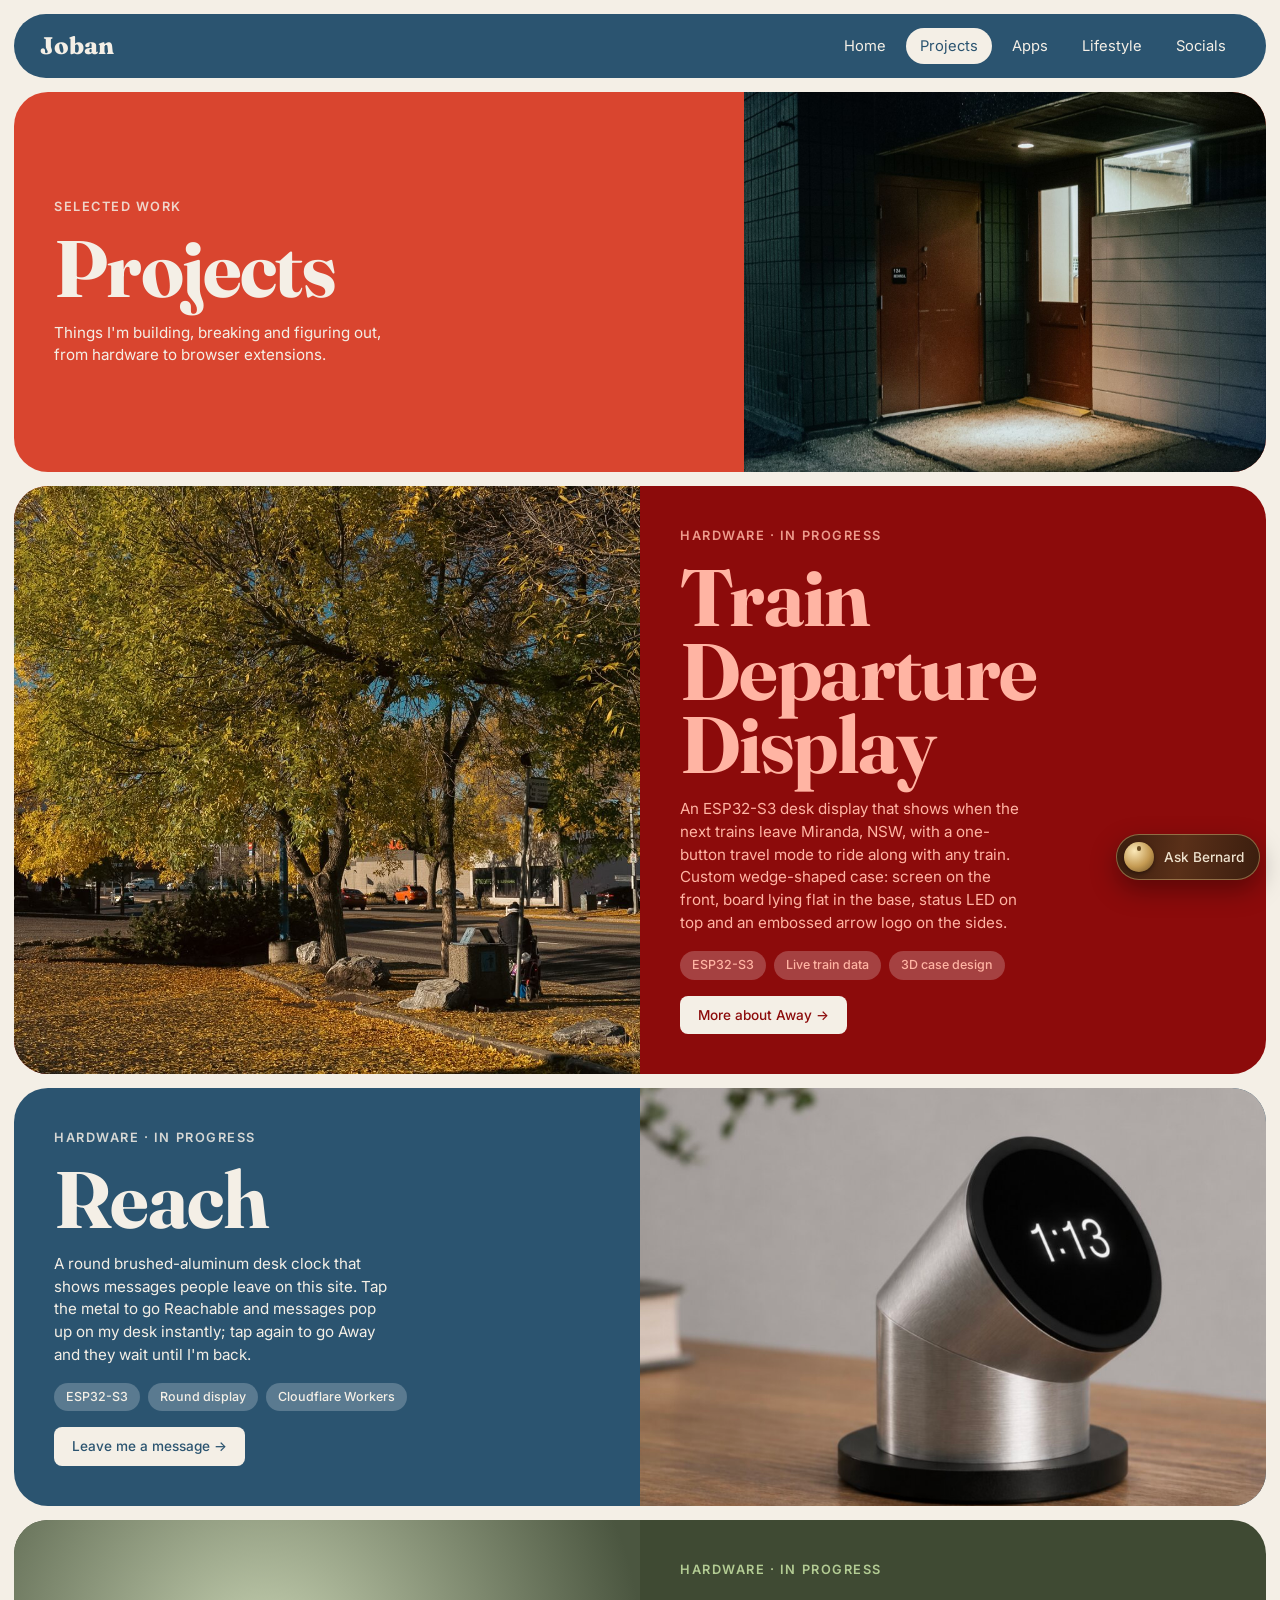
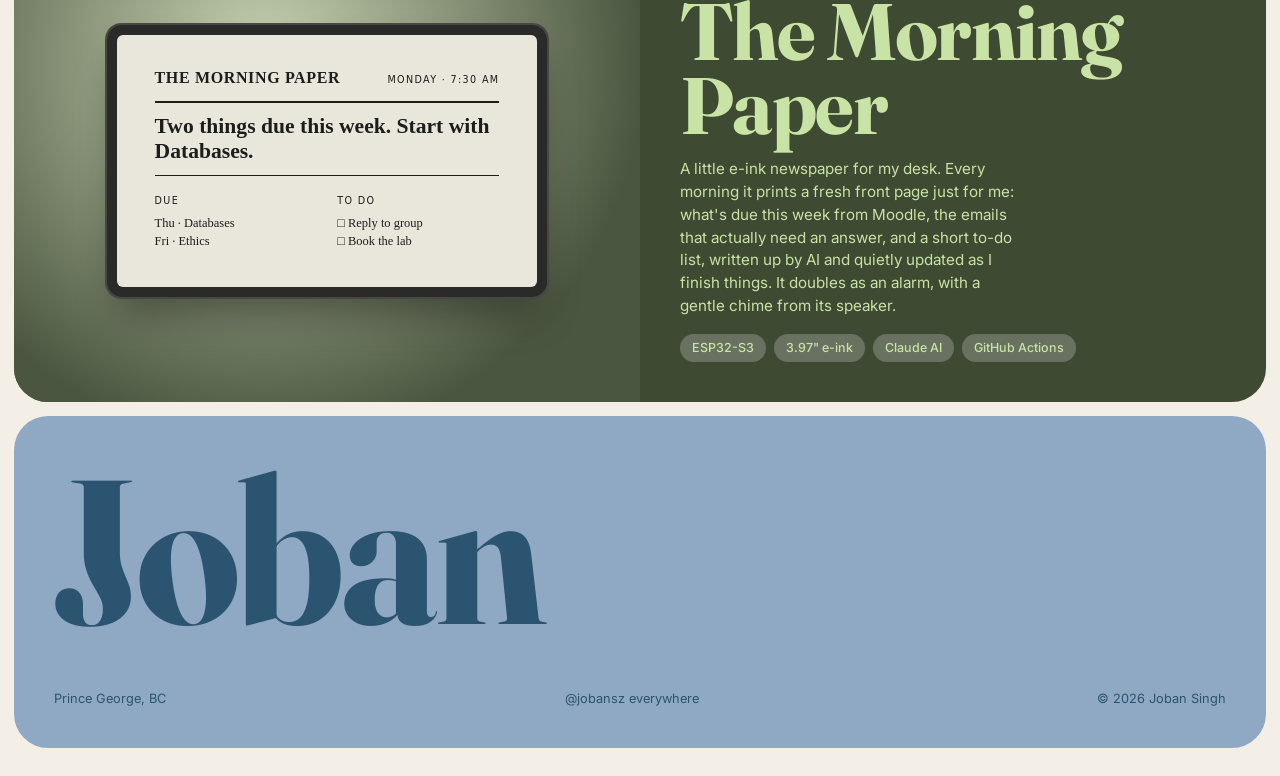
<file: projects.html>
<!DOCTYPE html>
<html lang="en">
<head>
<meta charset="utf-8">
<meta name="viewport" content="width=device-width, initial-scale=1">
<title>Projects — Joban</title>
<meta name="description" content="Joban Singh — CS student, builder, photographer. Prince George, BC.">
<link rel="stylesheet" href="style.css?v=6">
<style>
  .paper-photo { display: grid; place-items: center; background: radial-gradient(circle at 40% 30%, #c9d4b4, #4b5640 75%); min-height: 320px; }
  .eink { width: min(84%, 420px); aspect-ratio: 800 / 480; background: #e9e6dc; color: #1d1d1b; border-radius: 6px; padding: 5% 6%;
    box-shadow: 0 0 0 10px #2a2a28, 0 0 0 12px #474744, 0 24px 40px rgba(0,0,0,.4); font-family: Georgia, serif; display: grid; align-content: start; gap: 6%; }
  .eink-mast { display: flex; justify-content: space-between; align-items: baseline; border-bottom: 2px solid #1d1d1b; padding-bottom: 3%; }
  .eink-mast b { font-size: clamp(.7rem, 1.6vw, 1rem); letter-spacing: .04em; }
  .eink small { font-family: system-ui, sans-serif; font-size: clamp(.45rem, .9vw, .6rem); letter-spacing: .14em; }
  .eink-head { font-size: clamp(.85rem, 2.2vw, 1.35rem); font-weight: 700; line-height: 1.15; }
  .eink-cols { display: grid; grid-template-columns: 1fr 1fr; gap: 6%; border-top: 1px solid #1d1d1b; padding-top: 3%; }
  .eink-cols p { font-size: clamp(.55rem, 1.2vw, .78rem); line-height: 1.45; margin-top: 2%; }
</style>
</head>
<body>
<nav><a class="logo" href="index.html">Joban</a><ul><li><a href="index.html">Home</a></li><li><a href="projects.html" class="on">Projects</a></li><li><a href="apps.html">Apps</a></li><li><a href="lifestyle.html">Lifestyle</a></li><li><a href="socials.html">Socials</a></li></ul></nav>

<section class="block wide-left tomato">
  <div class="pad">
    <span class="eyebrow">Selected work</span>
    <h1 class="big">Projects</h1>
    <p class="small">Things I'm building, breaking and figuring out, from hardware to browser extensions.</p>
  </div>
  <div class="photo " style="background-image:url('images/door.jpg');background-position:center"></div>
</section>

<section class="block wine">
  <div class="photo " style="background-image:url('images/tree.jpg');background-position:center"></div>
  <div class="pad">
    <span class="eyebrow">Hardware · In progress</span>
    <h2 class="big">Train Departure Display</h2>
    <p class="small">An ESP32-S3 desk display that shows when the next trains leave Miranda, NSW, with a one-button travel mode to ride along with any train. Custom wedge-shaped case: screen on the front, board lying flat in the base, status LED on top and an embossed arrow logo on the sides.</p>
    <div class="chips"><span class="chip">ESP32-S3</span><span class="chip">Live train data</span><span class="chip">3D case design</span></div>
    <a class="btn" href="away.html">More about Away →</a>
  </div>
</section>

<section class="block navy">
  <div class="pad">
    <span class="eyebrow">Hardware · In progress</span>
    <h2 class="big">Reach</h2>
    <p class="small">A round brushed-aluminum desk clock that shows messages people leave on this site. Tap the metal to go Reachable and messages pop up on my desk instantly; tap again to go Away and they wait until I'm back.</p>
    <div class="chips"><span class="chip">ESP32-S3</span><span class="chip">Round display</span><span class="chip">Cloudflare Workers</span></div>
    <a class="btn" href="reach.html">Leave me a message →</a>
  </div>
  <div class="photo " style="background-image:url('images/reach-render.jpg');background-position:center"></div>
</section>

<section class="block olive">
  <div class="photo paper-photo" aria-hidden="true">
    <div class="eink">
      <div class="eink-mast"><b>THE MORNING PAPER</b><small>MONDAY · 7:30 AM</small></div>
      <div class="eink-head">Two things due this week. Start with Databases.</div>
      <div class="eink-cols">
        <div><small>DUE</small><p>Thu · Databases<br>Fri · Ethics</p></div>
        <div><small>TO DO</small><p>□ Reply to group<br>□ Book the lab</p></div>
      </div>
    </div>
  </div>
  <div class="pad">
    <span class="eyebrow">Hardware · In progress</span>
    <h2 class="big">The Morning Paper</h2>
    <p class="small">A little e-ink newspaper for my desk. Every morning it prints a fresh front page just for me: what's due this week from Moodle, the emails that actually need an answer, and a short to-do list, written up by AI and quietly updated as I finish things. It doubles as an alarm, with a gentle chime from its speaker.</p>
    <div class="chips"><span class="chip">ESP32-S3</span><span class="chip">3.97" e-ink</span><span class="chip">Claude AI</span><span class="chip">GitHub Actions</span></div>
  </div>
</section>

<footer class="block full blue">
  <div class="pad bottom">
    <div class="display huge">Joban</div>
    <div class="meta"><span>Prince George, BC</span><span>@jobansz everywhere</span><span>&copy; 2026 Joban Singh</span></div>
  </div>
</footer>
<!-- Cloudflare Web Analytics --><script type='module' src='https://static.cloudflareinsights.com/beacon.min.js' data-cf-beacon='{"token": "c01f82de83be4114945edd5516633616"}'></script><!-- End Cloudflare Web Analytics -->
<script src="bernard.js" defer></script>
</body>
</html>
</file>
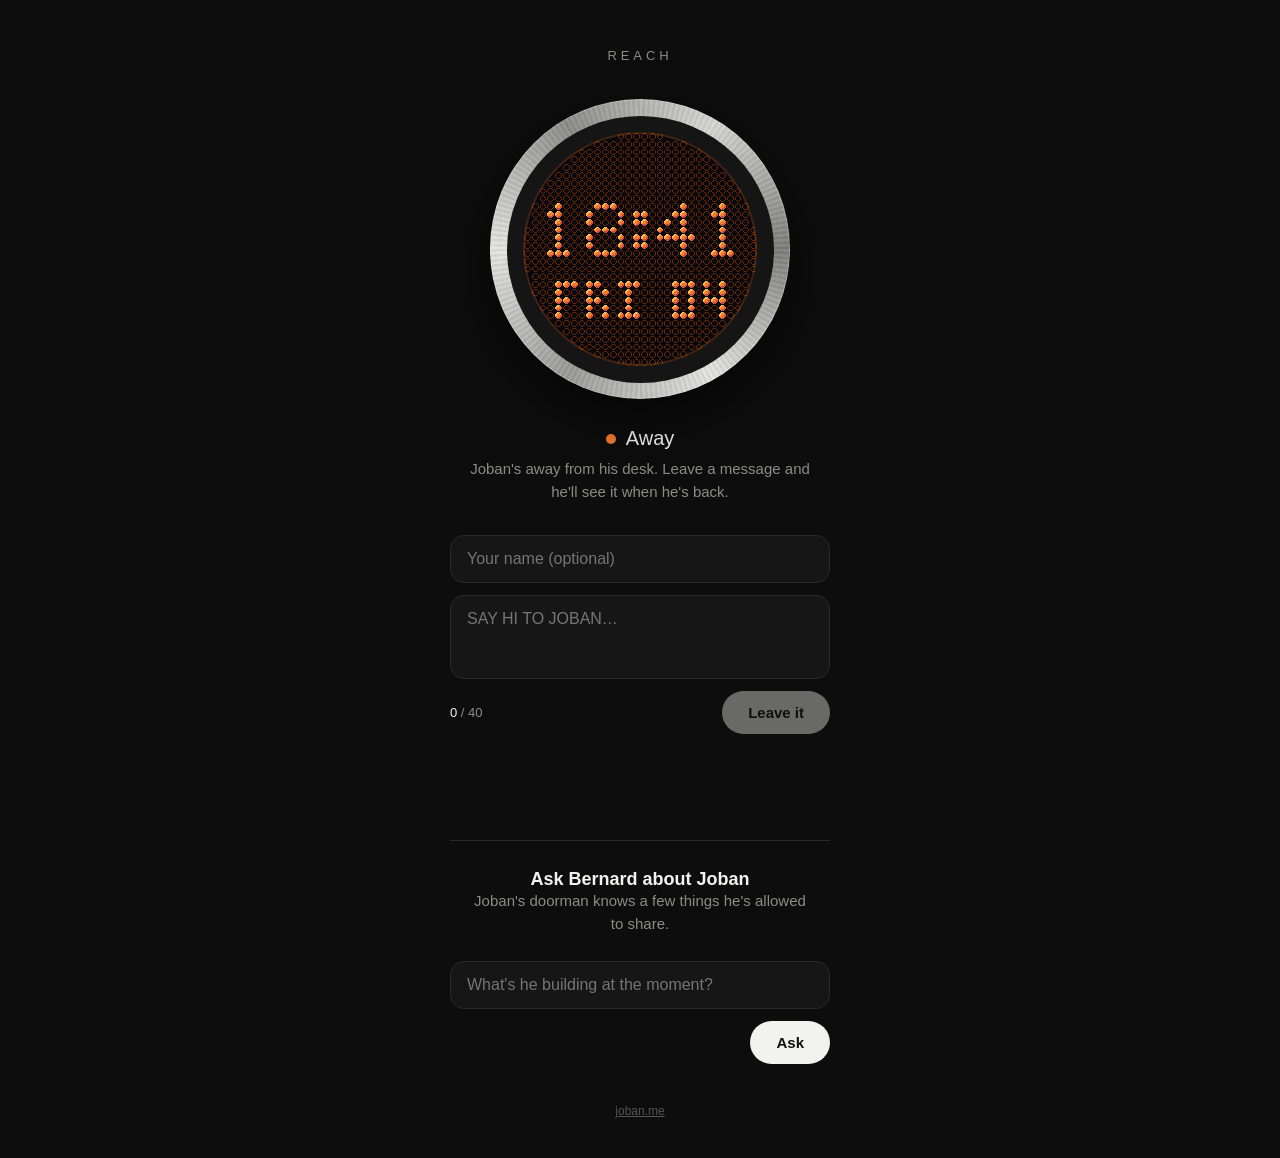
<file: reach.html>
<!DOCTYPE html>
<html lang="en">
<head>
<meta charset="UTF-8">
<meta name="viewport" content="width=device-width, initial-scale=1">
<title>Reach · Joban</title>
<meta name="description" content="Leave a message on Joban's desk.">
<style>
  :root {
    --bg: #0d0d0e; --text: #f2f2f0; --muted: #8b8b88; --line: #2a2a2b;
    --green: #3ddc84; --amber: #f47a2f;
  }
  * { box-sizing: border-box; margin: 0; }
  body {
    min-height: 100vh; background: var(--bg); color: var(--text);
    font-family: -apple-system, BlinkMacSystemFont, "SF Pro Text", "Inter", "Helvetica Neue", Arial, sans-serif;
    display: flex; flex-direction: column; align-items: center; padding: 48px 20px 40px;
  }
  .brand { font-size: 13px; letter-spacing: .3em; text-transform: uppercase; color: var(--muted); }
  .brand a { color: inherit; text-decoration: none; }

  /* the device: brushed aluminum ring, black bezel, LED screen */
  .device { position: relative; width: min(80vw, 300px); aspect-ratio: 1; margin: 36px 0 28px; }
  .ring {
    position: absolute; inset: 0; border-radius: 50%;
    background:
      repeating-conic-gradient(from 0deg, rgba(255,255,255,.05) 0deg 1deg, rgba(0,0,0,.05) 1deg 2deg),
      conic-gradient(from 210deg, #9a9a98, #e4e4e1, #8c8c8a, #d6d6d3, #7e7e7c, #e4e4e1, #9a9a98);
    box-shadow: 0 20px 50px rgba(0,0,0,.55), inset 0 0 0 1px rgba(255,255,255,.25);
  }
  .bezel { position: absolute; inset: 5.5%; border-radius: 50%; background: #151515; }
  #scr {
    position: absolute; inset: 11%; width: 78%; height: 78%; border-radius: 50%;
    background: #08080c; image-rendering: pixelated; image-rendering: crisp-edges;
  }
  .glow {
    position: absolute; inset: 11%; border-radius: 50%; pointer-events: none;
    box-shadow: inset 0 0 0 2px var(--amber); opacity: .25; transition: box-shadow .6s, opacity .6s;
  }
  .reachable .glow { box-shadow: inset 0 0 0 2px var(--green), 0 0 28px rgba(61,220,132,.35); opacity: 1; }

  .status { display: flex; align-items: center; gap: 10px; font-size: 20px; font-weight: 500; }
  .dot { width: 10px; height: 10px; border-radius: 50%; background: var(--amber); }
  .reachable .dot { background: var(--green); animation: pulse 2s ease-in-out infinite; }
  @keyframes pulse { 0%,100% { box-shadow: 0 0 0 0 rgba(61,220,132,.5);} 50% { box-shadow: 0 0 0 8px rgba(61,220,132,0);} }
  @media (prefers-reduced-motion: reduce) { .reachable .dot { animation: none; } }
  .sub { color: var(--muted); font-size: 15px; margin-top: 8px; text-align: center; max-width: 340px; line-height: 1.5; }

  form { width: 100%; max-width: 380px; margin-top: 32px; display: grid; gap: 12px; }
  input, textarea {
    width: 100%; background: #161617; color: var(--text); border: 1px solid var(--line);
    border-radius: 14px; padding: 14px 16px; font: inherit; font-size: 16px; outline: none;
    transition: border-color .2s;
  }
  textarea { resize: none; height: 84px; text-transform: uppercase; }
  input:focus, textarea:focus { border-color: #5a5a5c; }
  .row { display: flex; justify-content: space-between; align-items: center; gap: 10px; }
  .count { font-size: 13px; color: var(--muted); font-variant-numeric: tabular-nums; }
  .count b { color: var(--text); font-weight: 500; }
  .count.over b { color: #ff6b6b; }
  button {
    background: var(--text); color: #111; border: 0; border-radius: 999px; padding: 13px 26px;
    font: inherit; font-size: 15px; font-weight: 600; cursor: pointer; transition: opacity .2s, transform .1s;
  }
  button:active { transform: scale(.97); }
  button:disabled { opacity: .4; cursor: default; }
  .hp { position: absolute; left: -9999px; }
  .note { min-height: 22px; font-size: 14px; text-align: center; color: var(--muted); }
  .note.ok { color: var(--green); } .note.err { color: #ff6b6b; }
  .replies { width: 100%; max-width: 380px; margin-top: 28px; display: grid; gap: 10px; }
  .reply { border: 1px solid rgba(61,220,132,.35); border-radius: 16px; padding: 14px 16px; background: rgba(61,220,132,.05); }
  .reply .lbl { font-size: 12px; letter-spacing: .14em; text-transform: uppercase; color: var(--green); }
  .reply .yours { font-size: 13px; color: var(--muted); margin-top: 6px; }
  .reply .his { font-size: 16px; margin-top: 4px; line-height: 1.45; }
  .ask { width: 100%; max-width: 380px; margin-top: 44px; padding-top: 28px; border-top: 1px solid var(--line); text-align: center; }
  .ask h2 { font-size: 18px; font-weight: 600; }
  .ask form { margin-top: 0; }
  .convo { display: grid; gap: 10px; margin-bottom: 12px; text-align: left; }
  .convo p { line-height: 1.45; font-size: 15px; max-width: 88%; }
  .convo .q { justify-self: end; background: #1d1d1f; border-radius: 14px 14px 4px 14px; padding: 9px 13px; }
  .convo .a { justify-self: start; color: #d8d8d4; }
  .convo .a::before { content: "Bernard · "; color: var(--muted); font-size: 13px; }
  .convo .err { color: #ff6b6b; }
  footer { margin-top: auto; padding-top: 40px; font-size: 12px; color: #555; }
  footer a { color: inherit; }
</style>
</head>
<body>
  <div class="brand"><a href="projects.html">Reach</a></div>

  <div class="device" aria-hidden="true">
    <div class="ring"></div>
    <div class="bezel"></div>
    <canvas id="scr" width="240" height="240"></canvas>
    <div class="glow"></div>
  </div>

  <div class="status"><span class="dot"></span><span id="statusText">Checking…</span></div>
  <p class="sub" id="statusSub">&nbsp;</p>

  <form id="form" autocomplete="off">
    <input id="name" maxlength="20" placeholder="Your name (optional)">
    <textarea id="text" maxlength="40" placeholder="Say hi to Joban…" required></textarea>
    <input class="hp" id="website" tabindex="-1" aria-hidden="true" placeholder="Leave empty">
    <div class="row">
      <span class="count" id="count"></span>
      <button id="send" type="submit" disabled>Send</button>
    </div>
    <p class="note" id="note" role="status"></p>
  </form>

  <!-- replies to notes this browser left -->
  <section class="replies" id="replies" hidden></section>

  <!-- guestbook: ask Bernard about Joban -->
  <section class="ask">
    <h2>Ask Bernard about Joban</h2>
    <p class="sub" style="margin:0 auto 14px">Joban's doorman knows a few things he's allowed to share.</p>
    <div class="convo" id="convo" aria-live="polite"></div>
    <form id="askForm" autocomplete="off">
      <input id="askQ" maxlength="300" placeholder="What's he building at the moment?">
      <div class="row"><span class="count" id="askNote"></span><button id="askBtn" type="submit">Ask</button></div>
    </form>
  </section>

  <footer><a href="index.html">joban.me</a></footer>

<script>
// ===== LED engine (Joban's Resprite sprites + fonts + round layout) =====
const STAGES = [[[0, 0, 1, 1, 1, 0, 0], [0, 1, 0, 0, 0, 1, 0], [1, 0, 0, 0, 0, 0, 1], [1, 0, 0, 0, 0, 0, 1], [1, 0, 0, 0, 0, 0, 1], [0, 1, 0, 0, 0, 1, 0], [0, 0, 1, 1, 1, 0, 0]], [[0, 0, 1, 1, 1, 0, 0], [0, 1, 0, 0, 0, 1, 0], [1, 0, 0, 2, 0, 0, 1], [1, 0, 2, 2, 2, 0, 1], [1, 0, 0, 2, 0, 0, 1], [0, 1, 0, 0, 0, 1, 0], [0, 0, 1, 1, 1, 0, 0]], [[0, 0, 1, 1, 1, 0, 0], [0, 1, 0, 3, 0, 1, 0], [1, 0, 2, 2, 2, 0, 1], [1, 3, 2, 2, 2, 4, 1], [1, 0, 2, 2, 4, 0, 1], [0, 1, 0, 4, 0, 1, 0], [0, 0, 1, 1, 1, 0, 0]], [[0, 0, 1, 1, 1, 0, 0], [0, 1, 3, 3, 3, 1, 0], [1, 3, 3, 2, 2, 4, 1], [1, 3, 2, 2, 2, 4, 1], [1, 3, 2, 2, 4, 4, 1], [0, 1, 4, 4, 4, 1, 0], [0, 0, 1, 1, 1, 0, 0]], [[0, 0, 3, 3, 3, 0, 0], [0, 3, 3, 2, 2, 2, 0], [3, 3, 2, 2, 2, 2, 4], [3, 2, 2, 2, 2, 2, 4], [3, 2, 2, 2, 2, 4, 4], [0, 2, 2, 2, 4, 4, 0], [0, 0, 4, 4, 4, 0, 0]]];
const IDLE = [[[0, 0, 3, 3, 2, 0, 0], [0, 3, 3, 2, 2, 2, 0], [3, 3, 2, 2, 2, 2, 2], [3, 3, 2, 2, 2, 4, 4], [2, 2, 2, 2, 2, 4, 4], [0, 2, 2, 4, 4, 4, 0], [0, 0, 4, 4, 4, 0, 0]], [[0, 0, 3, 3, 2, 0, 0], [0, 3, 3, 3, 2, 2, 0], [3, 3, 2, 2, 2, 2, 4], [3, 3, 2, 2, 2, 4, 4], [3, 2, 2, 2, 2, 4, 4], [0, 2, 4, 4, 4, 4, 0], [0, 0, 4, 4, 4, 0, 0]], [[0, 0, 3, 3, 2, 0, 0], [0, 3, 3, 3, 2, 2, 0], [3, 3, 2, 2, 2, 2, 2], [3, 2, 2, 2, 2, 2, 2], [2, 2, 2, 2, 2, 4, 4], [0, 2, 4, 4, 4, 4, 0], [0, 0, 4, 4, 4, 0, 0]], [[0, 0, 3, 3, 3, 0, 0], [0, 3, 3, 3, 2, 2, 0], [3, 3, 2, 2, 2, 2, 2], [3, 3, 2, 2, 2, 4, 4], [3, 2, 2, 2, 2, 4, 4], [0, 2, 4, 4, 4, 4, 0], [0, 0, 4, 4, 4, 0, 0]], [[0, 0, 3, 3, 2, 0, 0], [0, 3, 3, 2, 2, 2, 0], [3, 3, 2, 2, 2, 2, 2], [3, 3, 2, 2, 2, 4, 4], [2, 2, 2, 2, 2, 4, 4], [0, 2, 2, 4, 4, 4, 0], [0, 0, 4, 4, 4, 0, 0]]];
const BIGF = {" ": [0, 0, 0, 0, 0], "!": [0, 0, 95, 0, 0], "&": [54, 73, 85, 34, 80], "'": [0, 4, 3, 0, 0], ",": [0, 80, 48, 0, 0], "-": [8, 8, 8, 8, 8], ".": [0, 96, 96, 0, 0], "/": [96, 16, 8, 4, 3], "0": [62, 81, 73, 69, 62], "1": [0, 66, 127, 64, 0], "2": [66, 97, 81, 73, 70], "3": [33, 65, 69, 75, 49], "4": [24, 20, 18, 127, 16], "5": [39, 69, 69, 69, 57], "6": [60, 74, 73, 73, 48], "7": [1, 113, 9, 5, 3], "8": [54, 73, 73, 73, 54], "9": [6, 73, 73, 41, 30], ":": [0, 54, 54, 0, 0], "<": [8, 20, 34, 65, 0], ">": [0, 65, 34, 20, 8], "?": [2, 1, 81, 9, 6], "A": [126, 9, 9, 9, 126], "B": [127, 73, 73, 73, 54], "C": [62, 65, 65, 65, 34], "D": [127, 65, 65, 65, 62], "E": [127, 73, 73, 73, 65], "F": [127, 9, 9, 9, 1], "G": [62, 65, 73, 73, 122], "H": [127, 8, 8, 8, 127], "I": [0, 65, 127, 65, 0], "J": [32, 64, 65, 63, 1], "K": [127, 8, 20, 34, 65], "L": [127, 64, 64, 64, 64], "M": [127, 2, 12, 2, 127], "N": [127, 4, 8, 16, 127], "O": [62, 65, 65, 65, 62], "P": [127, 9, 9, 9, 6], "Q": [62, 65, 81, 33, 94], "R": [127, 9, 25, 41, 70], "S": [70, 73, 73, 73, 49], "T": [1, 1, 127, 1, 1], "U": [63, 64, 64, 64, 63], "V": [31, 32, 64, 32, 31], "W": [63, 64, 56, 64, 63], "X": [99, 20, 8, 20, 99], "Y": [3, 4, 120, 4, 3], "Z": [97, 81, 73, 69, 67]};
const SMALLF = {" ": [0, 0, 0], "!": [0, 23, 0], "&": [10, 21, 26], "'": [0, 3, 0], ",": [16, 8, 0], "-": [4, 4, 4], ".": [0, 16, 0], "/": [24, 4, 3], "0": [31, 17, 31], "1": [18, 31, 16], "2": [25, 21, 18], "3": [17, 21, 10], "4": [7, 4, 31], "5": [23, 21, 9], "6": [30, 21, 29], "7": [1, 29, 3], "8": [31, 21, 31], "9": [23, 21, 15], ":": [0, 10, 0], "<": [4, 10, 17], ">": [17, 10, 4], "?": [1, 21, 2], "A": [30, 5, 30], "B": [31, 21, 10], "C": [14, 17, 17], "D": [31, 17, 14], "E": [31, 21, 17], "F": [31, 5, 1], "G": [14, 17, 29], "H": [31, 4, 31], "I": [17, 31, 17], "J": [8, 16, 15], "K": [31, 4, 27], "L": [31, 16, 16], "M": [31, 6, 31], "N": [31, 1, 30], "O": [14, 17, 14], "P": [31, 5, 2], "Q": [14, 25, 22], "R": [31, 5, 26], "S": [18, 21, 9], "T": [1, 31, 1], "U": [31, 16, 31], "V": [15, 16, 15], "W": [31, 12, 31], "X": [27, 4, 27], "Y": [3, 28, 3], "Z": [25, 21, 19]};
const PAL = ["rgb(8,8,12)", "rgb(103,39,0)", "rgb(244,122,47)", "rgb(246,195,88)", "rgb(205,74,62)"];
const N = 30, PITCH = 8, MAX = 4, BASE = 50, STAGE_EVERY = 3, FADE = 4 * STAGE_EVERY;
const PAGE_SECONDS = 4, HOLD = PAGE_SECONDS * 1000 / BASE, MAX_MESSAGE = 40;
const BIG = { h: 7, space: 3, n: 5, data: BIGF }, SMALL = { h: 5, space: 2, n: 3, data: SMALLF };
const $ = id => document.getElementById(id);
const ctx = $('scr').getContext('2d');

const tile = s => {
  const c = document.createElement('canvas'); c.width = c.height = 7;
  const x = c.getContext('2d');
  s.forEach((row, y) => row.forEach((v, i) => { x.fillStyle = PAL[v]; x.fillRect(i, y, 1, 1); }));
  return c;
};
const sprites = STAGES.map(tile), idleSprites = IDLE.map(tile);
const grid = f => Array.from({ length: N }, (_, r) => Array.from({ length: N }, (_, c) => f(r, c)));

const inCircle = grid((r, c) => Math.hypot(c * PITCH + 4 - 120, r * PITCH + 4 - 120) <= 118);
const stage = grid(() => 0), sub = grid(() => STAGE_EVERY - 1), shown = grid(() => -1);
const phase = grid(() => Math.floor(Math.random() * 5));
let want, idleFrame = 0, tick = 0;

// --- font helpers (proportional) ---
function glyph(ch, f) {
  const cols = f.data[ch.toUpperCase()] || f.data[' '];
  let first = -1, last = -1;
  cols.forEach((v, i) => { if (v) { if (first < 0) first = i; last = i; } });
  return first < 0 ? { cols, first: 0, w: f.space } : { cols, first, w: last - first + 1 };
}
const textW = (s, f) => s.length ? [...s].reduce((t, ch) => t + glyph(ch, f).w + 1, 0) - 1 : 0;
function putText(s, col, row, f) {
  for (const ch of s) {
    const g = glyph(ch, f);
    for (let x = 0; x < g.w; x++) {
      const c = col + x, bits = g.first + x < f.n ? g.cols[g.first + x] : 0;
      for (let y = 0; y < f.h; y++) {
        const r = row + y;
        if ((bits & (1 << y)) && r >= 0 && r < N && c >= 0 && c < N && inCircle[r][c]) want[r][c] = true;
      }
    }
    col += g.w + 1;
  }
}
function lineSpan(r0, h) {
  let L = -1, R = -1;
  for (let c = 0; c < N; c++) {
    let ok = true;
    for (let r = r0; r < r0 + h; r++) if (r < 0 || r >= N || !inCircle[r][c]) { ok = false; break; }
    if (ok) { if (L < 0) L = c; R = c; }
  }
  return { L, R };
}

// --- typing reveal ---
let bands = [], revealPos = 0;
const bandsTotal = () => bands.reduce((t, b) => t + b.w, 0);
function applyReveal() {
  const vis = grid(() => false);
  let p = revealPos;
  for (const b of bands) {
    if (p <= 0) break;
    const n = Math.min(p, b.w);
    for (let r = b.r0; r < b.r0 + b.h; r++) for (let c = b.c0; c < b.c0 + n; c++)
      if (r >= 0 && r < N && c >= 0 && c < N) vis[r][c] = true;
    p -= b.w;
  }
  for (let r = 0; r < N; r++) for (let c = 0; c < N; c++) want[r][c] = want[r][c] && vis[r][c];
}

// --- message layout (same rules as the ESP32 sketch) ---
// Lines are packed from the top: each line goes on the highest row where its
// first word fits (the circle is narrow at the top), one LED gap below the
// previous line. When nothing fits further down, a new screen starts.
const PUNCT = '.,-/';
const spanW = r => { const s = lineSpan(r, SMALL.h); return s.L < 0 ? 0 : s.R - s.L + 1; };
const MAXW = Math.max(...Array.from({ length: N - SMALL.h + 1 }, (_, r) => spanW(r)));
function layout(msg) {
  const out = []; const n = msg.length; let i = 0, page = 0, r0 = 0;
  while (i < n && out.length < 48) {
    while (i < n && msg[i] === ' ') i++;
    if (i >= n) break;
    let j = i;                                   // end of the first word
    while (j < n && msg[j] !== ' ') { j++; if (PUNCT.includes(msg[j - 1])) break; }
    const wordW = textW(msg.substring(i, j), SMALL);
    const need = wordW > MAXW ? 15 : wordW;      // too long for any line: split it anywhere
    let row = -1;
    for (let r = r0; r + SMALL.h <= N; r++) if (spanW(r) >= need) { row = r; break; }
    if (row < 0) { page++; r0 = 0; continue; }   // no room left: next screen
    const sp = lineSpan(row, SMALL.h), W = sp.R - sp.L + 1;
    let start = i, len = 0, lastBreak = -1;
    while (i < n && textW(msg.substr(start, len + 1), SMALL) <= W) {
      if (msg[i] === ' ') lastBreak = len;
      else if (PUNCT.includes(msg[i])) lastBreak = len + 1;
      i++; len++;
    }
    const atBoundary = i >= n || msg[i] === ' ' || (len > 0 && PUNCT.includes(msg[i - 1]));
    if (!atBoundary && lastBreak > 0) { len = lastBreak; i = start + len; }
    if (len === 0) { len = 1; i++; }
    out.push({ text: msg.substr(start, len).replace(/ +$/, ''), row, L: sp.L, R: sp.R, page });
    r0 = row + SMALL.h + 1;
  }
  return { lines: out, pages: out.length ? out[out.length - 1].page + 1 : 1 };
}
const pagesOf = L => L.pages;

// --- screens ---
let msgL = null, msgPage = 0, holdTicks = 0, instantAll = false, clearClock = false;
function setMessage(text) {
  const m = text.toUpperCase().replace(/\s/g, ' ').slice(0, MAX_MESSAGE);
  if (!m.trim()) return;
  msgL = layout(m); msgPage = 0; holdTicks = 0; revealPos = 0; clearClock = true;
}
function buildMessage() {
  if (clearClock) { instantAll = true; clearClock = false; }
  if (msgPage >= pagesOf(msgL)) {            // fade out, then back to the clock
    if (++revealPos >= 0) msgL = null;
    return;
  }
  bands = [];
  msgL.lines.filter(ln => ln.page === msgPage).forEach(ln => {
    const w = textW(ln.text, SMALL), col = ln.L + Math.floor((ln.R - ln.L + 1 - w) / 2);
    putText(ln.text, col, ln.row, SMALL);
    bands.push({ r0: ln.row, h: SMALL.h, c0: col, w });
  });
  applyReveal();
  if (revealPos < bandsTotal()) { revealPos++; return; }
  if (++holdTicks < HOLD) return;
  holdTicks = 0; revealPos = -FADE; msgPage++;
}
// Clock digits sit in fixed 5-LED-wide slots so the time never shifts sideways
function putFixed(ch, cellX, cellW, row, f) { putText(ch, cellX + Math.floor((cellW - glyph(ch, f).w) / 2), row, f); }
function buildClock() {
  const d = new Date();
  const clk = String(d.getHours()).padStart(2, '0') + ':' + String(d.getMinutes()).padStart(2, '0');
  const day = d.toLocaleDateString('en-US', { weekday: 'short' }).toUpperCase() + ' ' + String(d.getDate()).padStart(2, '0');
  const x0 = Math.floor((N - 26) / 2), row = 9;   // HH:MM is always 26 LEDs wide
  putFixed(clk[0], x0, 5, row, BIG);
  putFixed(clk[1], x0 + 6, 5, row, BIG);
  putFixed(':', x0 + 12, 2, row, BIG);            // steady colon
  putFixed(clk[3], x0 + 15, 5, row, BIG);
  putFixed(clk[4], x0 + 21, 5, row, BIG);
  putText(day, Math.floor((N - textW(day, SMALL)) / 2), 19, SMALL);
}

// --- drawing ---
function drawLed(c, r, force) {
  const st = stage[r][c];
  const key = st < MAX ? st : 10 + (idleFrame + phase[r][c]) % 5;
  if (!force && shown[r][c] === key) return;
  shown[r][c] = key;
  ctx.drawImage(st < MAX ? sprites[st] : idleSprites[key - 10], c * PITCH + 1, r * PITCH + 1);
}
function step() {
  if (tick % 2 === 0) idleFrame = (idleFrame + 1) % 5;
  for (let r = 0; r < N; r++) for (let c = 0; c < N; c++) {
    if (!inCircle[r][c]) continue;
    const target = want[r][c] ? MAX : 0;
    if (stage[r][c] === target) sub[r][c] = STAGE_EVERY - 1;
    else if (instantAll) stage[r][c] = target;
    else if (++sub[r][c] >= STAGE_EVERY) { sub[r][c] = 0; stage[r][c] += stage[r][c] < target ? 1 : -1; }
    drawLed(c, r, false);
  }
}

ctx.fillStyle = PAL[0]; ctx.fillRect(0, 0, 240, 240);
for (let r = 0; r < N; r++) for (let c = 0; c < N; c++) if (inCircle[r][c]) drawLed(c, r, true);
setInterval(() => {
  tick++;
  want = grid(() => false);
  instantAll = false;
  if (msgL) buildMessage(); else { buildClock(); instantAll = true; }   // clock: no in-between frames
  step();
}, BASE);


// ===== Reach =====
const API = "https://reach.jobanxy.workers.dev";
let state = "away", previewTimer = null;

function setStatus(s) {
  state = s;
  const reachable = s === "reachable";
  document.body.classList.toggle("reachable", reachable);
  $("statusText").textContent = reachable ? "Reachable" : "Away";
  $("statusSub").textContent = reachable
    ? "Joban's at his desk. Your message will light up on his screen right now."
    : "Joban's away from his desk. Leave a message and he'll see it when he's back.";
  $("send").textContent = reachable ? "Send now" : "Leave it";
}

let paused = false;
async function loadStatus() {
  try {
    const r = await fetch(API + "/status", { cache: "no-store" });
    const d = await r.json();
    setStatus(d.state);
    if (d.note) $("statusSub").textContent = d.note;
    if (d.accepting === false) {
      $("statusSub").textContent = (d.note ? d.note + " " : "") + "Joban isn't taking messages right now.";
      paused = true; $("send").disabled = true; $("send").textContent = "Closed";
    }
  } catch { setStatus("away"); }
}

const clean = () => $("text").value.toUpperCase().replace(/\s/g, " ");

function updateCount() {
  const t = clean();
  const pages = t.trim() ? layout(t.slice(0, MAX_MESSAGE)).pages : 0;
  $("count").innerHTML = `<b>${t.length}</b> / ${MAX_MESSAGE}` + (pages ? ` · ${pages} screen${pages === 1 ? "" : "s"}` : "");
  $("count").classList.toggle("over", t.length > MAX_MESSAGE);
  $("send").disabled = paused || !t.trim() || t.length > MAX_MESSAGE;
}

function note(msg, kind) { $("note").textContent = msg; $("note").className = "note" + (kind ? " " + kind : ""); }

// live preview: once you pause typing, the message types itself onto the screen
$("text").addEventListener("input", () => {
  updateCount(); note("");
  clearTimeout(previewTimer);
  previewTimer = setTimeout(() => { if (clean().trim()) setMessage(clean()); }, 700);
});

$("form").addEventListener("submit", async (e) => {
  e.preventDefault();
  const text = clean().trim();
  if (!text) { note("Write a message first.", "err"); return; }
  if (text.length > MAX_MESSAGE) { note(`Keep it under ${MAX_MESSAGE} characters.`, "err"); return; }
  $("send").disabled = true;
  try {
    const r = await fetch(API + "/message", {
      method: "POST", headers: { "Content-Type": "application/json" },
      body: JSON.stringify({ name: $("name").value, text, website: $("website").value }),
    });
    const d = await r.json();
    if (!r.ok) throw new Error(d.error || "Couldn't send. Try again.");
    if (d.id) rememberSent(d.id, text);
    setMessage(text);
    note(d.delivered ? "Sent. It's lighting up on his desk now." : "Left on his desk. He'll see it when he's back.", "ok");
    $("text").value = ""; updateCount();
  } catch (err) {
    note(err.message || "Couldn't send. Try again.", "err");
    updateCount();
  }
});

// ---------- replies: this browser remembers the notes it left ----------
function sentList() { try { return JSON.parse(localStorage.getItem("reachSent") || "[]"); } catch { return []; } }
function rememberSent(id, text) {
  const list = sentList().filter((m) => Date.now() - m.at < 60 * 86400000);
  list.push({ id, text, at: Date.now() });
  try { localStorage.setItem("reachSent", JSON.stringify(list.slice(-20))); } catch {}
}
async function loadReplies() {
  const list = sentList(); if (!list.length) return;
  try {
    const r = await fetch(API + "/replies?ids=" + encodeURIComponent(list.map((m) => m.id).join(",")), { cache: "no-store" });
    const { replies } = await r.json();
    const box = $("replies"); box.innerHTML = "";
    for (const m of [...list].reverse()) {
      const rep = replies[m.id]; if (!rep) continue;
      const card = document.createElement("div"); card.className = "reply";
      const lbl = document.createElement("div"); lbl.className = "lbl"; lbl.textContent = "Joban replied";
      const yours = document.createElement("div"); yours.className = "yours"; yours.textContent = "You: " + m.text;
      const his = document.createElement("div"); his.className = "his"; his.textContent = rep.text;
      card.append(lbl, yours, his); box.appendChild(card);
    }
    box.hidden = !box.children.length;
  } catch {}
}

// ---------- guestbook: ask Bernard ----------
const LOUNGE = "https://lounge.jobanxy.workers.dev";
let asked = [];
try { asked = JSON.parse(sessionStorage.getItem("askBernard") || "[]"); } catch {}
function drawConvo(extra) {
  const box = $("convo"); box.innerHTML = "";
  for (const m of asked) { const p = document.createElement("p"); p.className = m.role === "user" ? "q" : "a"; p.textContent = m.content; box.appendChild(p); }
  if (extra) box.appendChild(extra);
}
$("askForm").addEventListener("submit", async (e) => {
  e.preventDefault();
  const q = $("askQ").value.trim(); if (!q) return;
  $("askQ").value = ""; $("askBtn").disabled = true;
  const wait = document.createElement("p"); wait.className = "a"; wait.textContent = "One moment…";
  asked.push({ role: "user", content: q }); drawConvo(wait);
  try {
    const r = await fetch(LOUNGE + "/ask", { method: "POST", headers: { "Content-Type": "application/json" },
      body: JSON.stringify({ question: q, history: asked.slice(0, -1) }) });
    const d = await r.json();
    if (!r.ok) throw new Error(d.error || "Bernard didn't catch that.");
    asked.push({ role: "assistant", content: d.answer });
    try { sessionStorage.setItem("askBernard", JSON.stringify(asked.slice(-10))); } catch {}
    drawConvo();
  } catch (err) {
    asked.pop(); $("askQ").value = q;
    const p = document.createElement("p"); p.className = "a err"; p.textContent = err.message; drawConvo(p);
  }
  $("askBtn").disabled = false;
});
drawConvo();

updateCount();
loadStatus(); setInterval(loadStatus, 30000);
loadReplies();
</script>
</body>
</html>
</file>
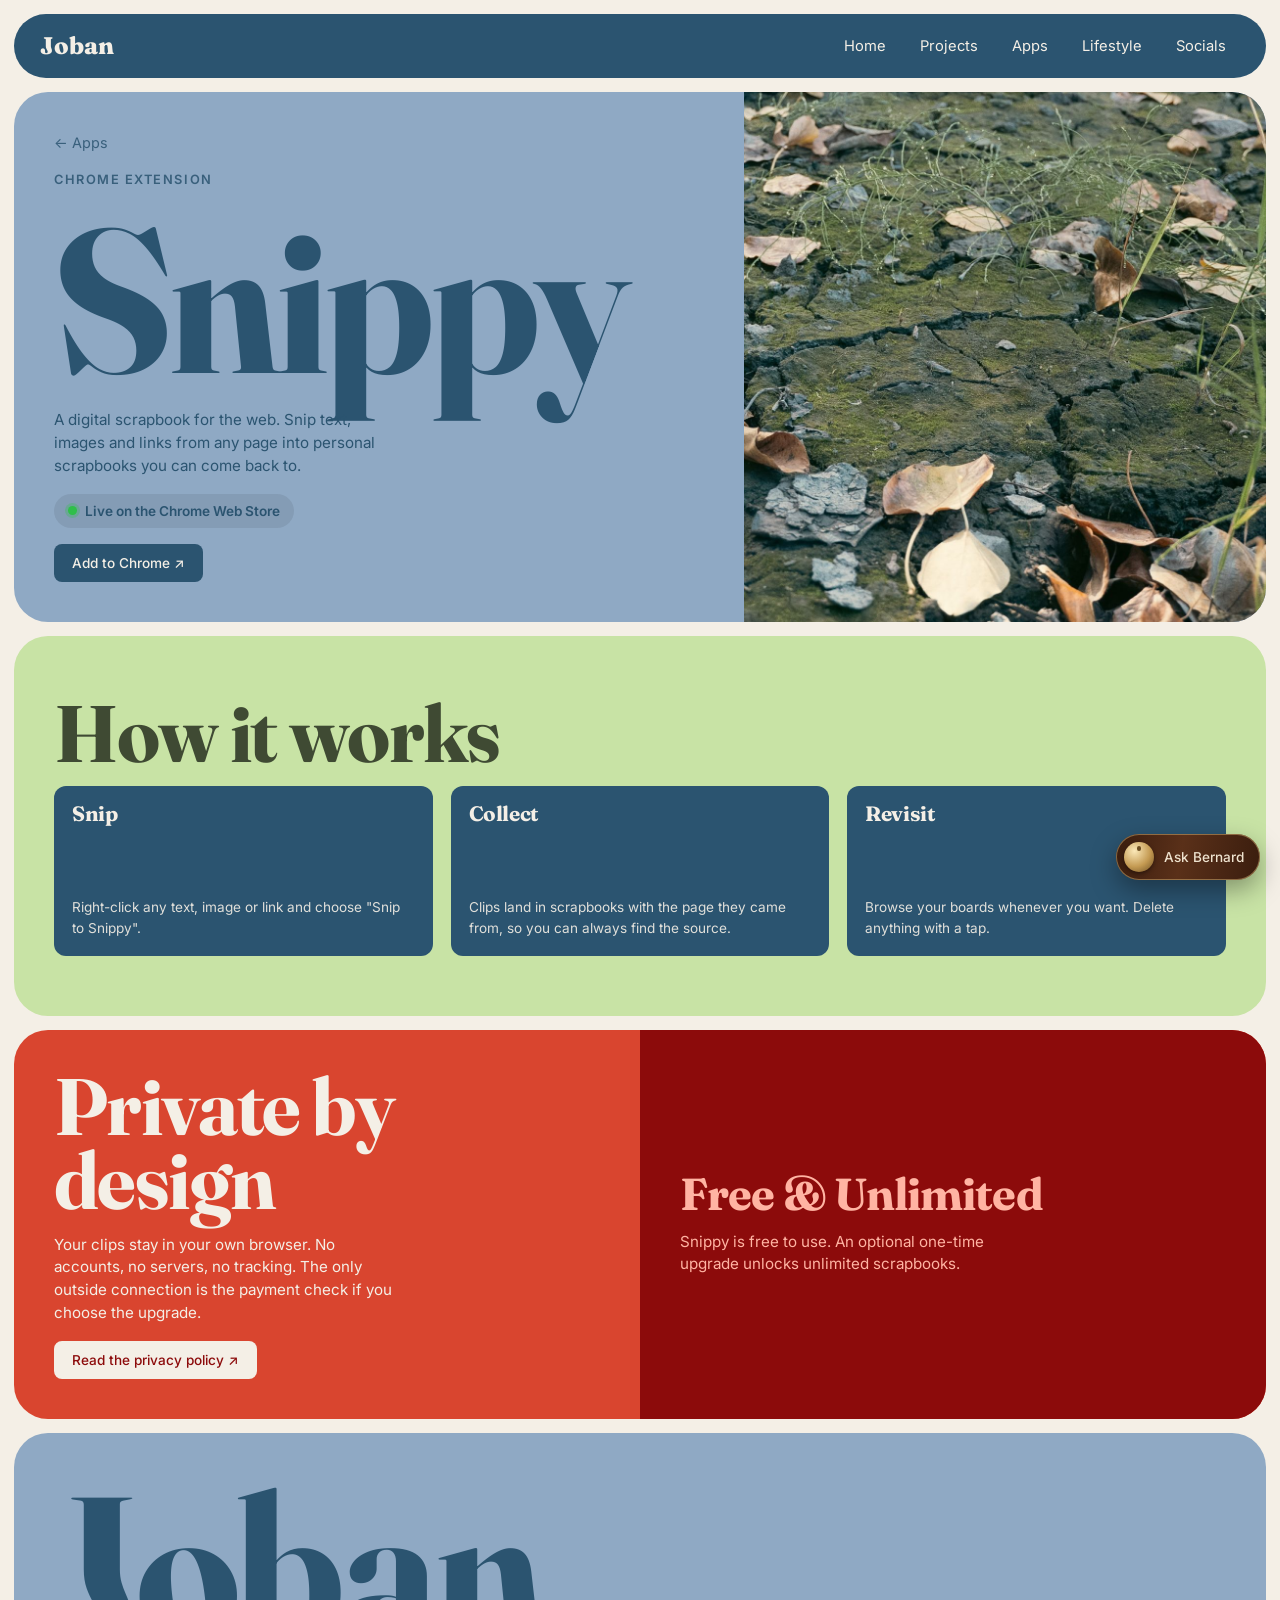
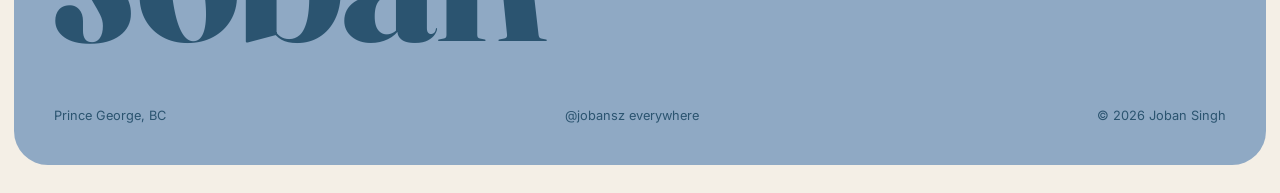
<file: snippy.html>
<!DOCTYPE html>
<html lang="en">
<head>
<meta charset="utf-8">
<meta name="viewport" content="width=device-width, initial-scale=1">
<title>Snippy — Joban</title>
<meta name="description" content="Joban Singh — CS student, builder, photographer. Prince George, BC.">
<link rel="stylesheet" href="style.css?v=5">
</head>
<body>
<nav><a class="logo" href="index.html">Joban</a><ul><li><a href="index.html">Home</a></li><li><a href="projects.html">Projects</a></li><li><a href="apps.html">Apps</a></li><li><a href="lifestyle.html">Lifestyle</a></li><li><a href="socials.html">Socials</a></li></ul></nav>

<section class="block wide-left blue">
  <div class="pad">
    <a class="back" href="apps.html">← Apps</a>
    <span class="eyebrow">Chrome extension</span>
    <h1 class="huge">Snippy</h1>
    <p class="small">A digital scrapbook for the web. Snip text, images and links from any page into personal scrapbooks you can come back to.</p>
    <span class="status live">Live on the Chrome Web Store</span>
    <a class="btn" href="https://chromewebstore.google.com/detail/allnpnlodbdfimaaipmiblokpkbhkllf" target="_blank" rel="noopener">Add to Chrome ↗</a>
  </div>
  <div class="photo tall" style="background-image:url('images/mud.jpg');background-position:center"></div>
</section>

<section class="block full sage">
  <div class="pad">
    <h2 class="big">How it works</h2>
    <div class="cards">
      <div class="box"><h3>Snip</h3><p>Right-click any text, image or link and choose "Snip to Snippy".</p></div>
      <div class="box"><h3>Collect</h3><p>Clips land in scrapbooks with the page they came from, so you can always find the source.</p></div>
      <div class="box"><h3>Revisit</h3><p>Browse your boards whenever you want. Delete anything with a tap.</p></div>
    </div>
  </div>
</section>

<section class="block tomato">
  <div class="pad">
    <h2 class="big">Private by design</h2>
    <p class="small">Your clips stay in your own browser. No accounts, no servers, no tracking. The only outside connection is the payment check if you choose the upgrade.</p>
    <a class="btn" href="https://jobansz.github.io/snippy-privacy/" target="_blank" rel="noopener">Read the privacy policy ↗</a>
  </div>
  <div class="pad wine">
    <h2 class="med">Free &amp; Unlimited</h2>
    <p class="small">Snippy is free to use. An optional one-time upgrade unlocks unlimited scrapbooks.</p>
  </div>
</section>

<footer class="block full blue">
  <div class="pad bottom">
    <div class="display huge">Joban</div>
    <div class="meta"><span>Prince George, BC</span><span>@jobansz everywhere</span><span>&copy; 2026 Joban Singh</span></div>
  </div>
</footer>
<!-- Cloudflare Web Analytics --><script type='module' src='https://static.cloudflareinsights.com/beacon.min.js' data-cf-beacon='{"token": "c01f82de83be4114945edd5516633616"}'></script><!-- End Cloudflare Web Analytics -->
<script src="bernard.js" defer></script>
</body>
</html>
</file>
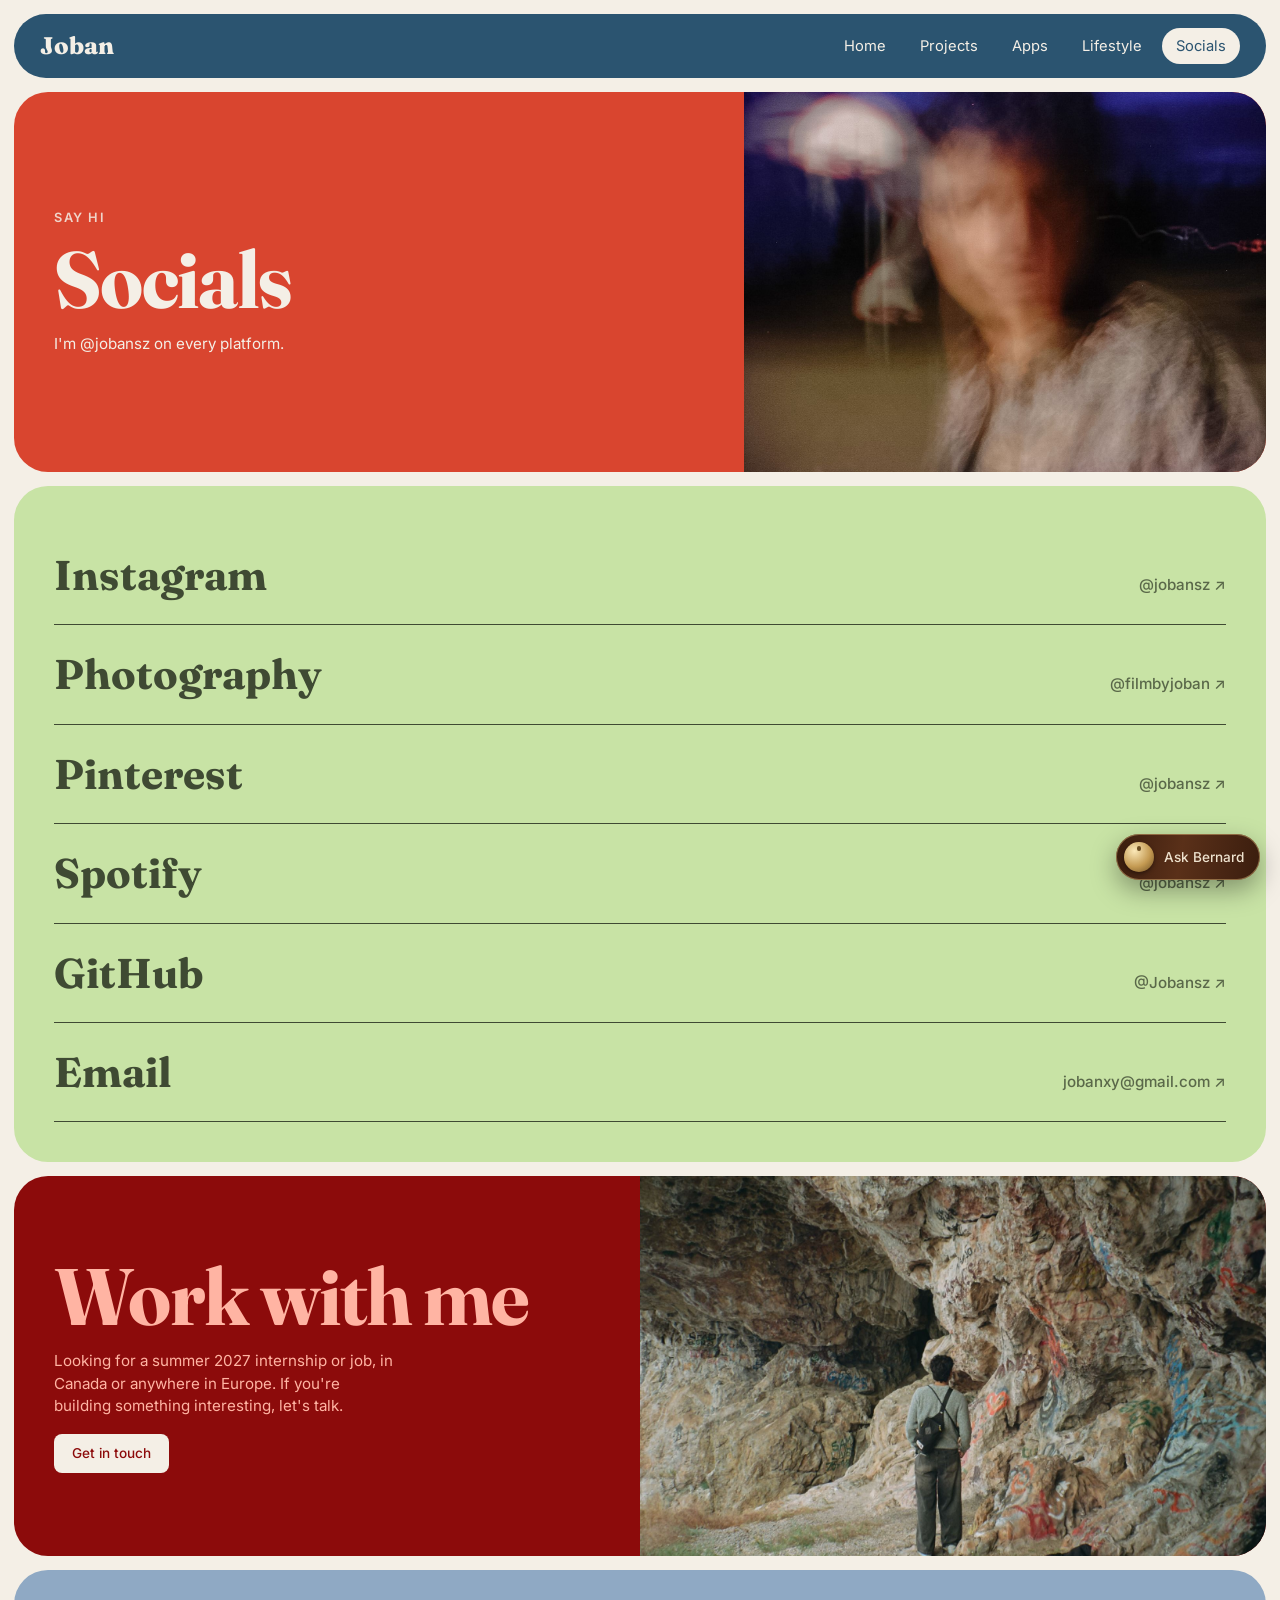
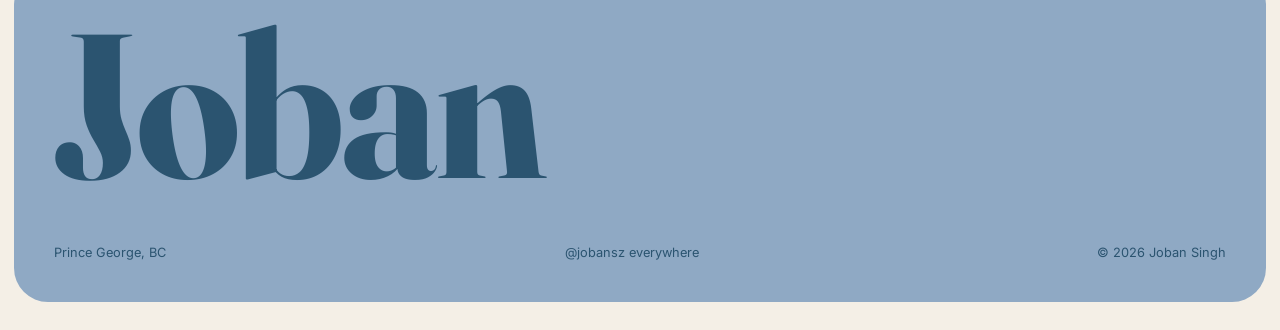
<file: socials.html>
<!DOCTYPE html>
<html lang="en">
<head>
<meta charset="utf-8">
<meta name="viewport" content="width=device-width, initial-scale=1">
<title>Socials — Joban</title>
<meta name="description" content="Joban Singh — CS student, builder, photographer. Prince George, BC.">
<link rel="stylesheet" href="style.css?v=5">
</head>
<body>
<nav><a class="logo" href="index.html">Joban</a><ul><li><a href="index.html">Home</a></li><li><a href="projects.html">Projects</a></li><li><a href="apps.html">Apps</a></li><li><a href="lifestyle.html">Lifestyle</a></li><li><a href="socials.html" class="on">Socials</a></li></ul></nav>

<section class="block wide-left tomato">
  <div class="pad">
    <span class="eyebrow">Say hi</span>
    <h1 class="big">Socials</h1>
    <p class="small">I'm @jobansz on every platform.</p>
  </div>
  <div class="photo " style="background-image:url('images/blur-me.jpg');background-position:center"></div>
</section>

<section class="block full sage">
  <div class="pad">
    <div class="links">
      <a href="https://instagram.com/jobansz" target="_blank" rel="noopener">Instagram <span>@jobansz ↗</span></a>
      <a href="https://instagram.com/filmbyjoban" target="_blank" rel="noopener">Photography <span>@filmbyjoban ↗</span></a>
      <a href="https://pinterest.com/jobansz" target="_blank" rel="noopener">Pinterest <span>@jobansz ↗</span></a>
      <a href="https://open.spotify.com/user/jobansz" target="_blank" rel="noopener">Spotify <span>@jobansz ↗</span></a>
      <a href="https://github.com/Jobansz" target="_blank" rel="noopener">GitHub <span>@Jobansz ↗</span></a>
      <a href="mailto:jobanxy@gmail.com">Email <span>jobanxy@gmail.com ↗</span></a>
    </div>
  </div>
</section>

<section class="block wine">
  <div class="pad">
    <h2 class="big">Work with me</h2>
    <p class="small">Looking for a summer 2027 internship or job, in Canada or anywhere in Europe. If you're building something interesting, let's talk.</p>
    <a class="btn" href="mailto:jobanxy@gmail.com">Get in touch</a>
  </div>
  <div class="photo " style="background-image:url('images/cave.jpg');background-position:center"></div>
</section>

<footer class="block full blue">
  <div class="pad bottom">
    <div class="display huge">Joban</div>
    <div class="meta"><span>Prince George, BC</span><span>@jobansz everywhere</span><span>&copy; 2026 Joban Singh</span></div>
  </div>
</footer>
<!-- Cloudflare Web Analytics --><script type='module' src='https://static.cloudflareinsights.com/beacon.min.js' data-cf-beacon='{"token": "c01f82de83be4114945edd5516633616"}'></script><!-- End Cloudflare Web Analytics -->
<script src="bernard.js" defer></script>
</body>
</html>
</file>
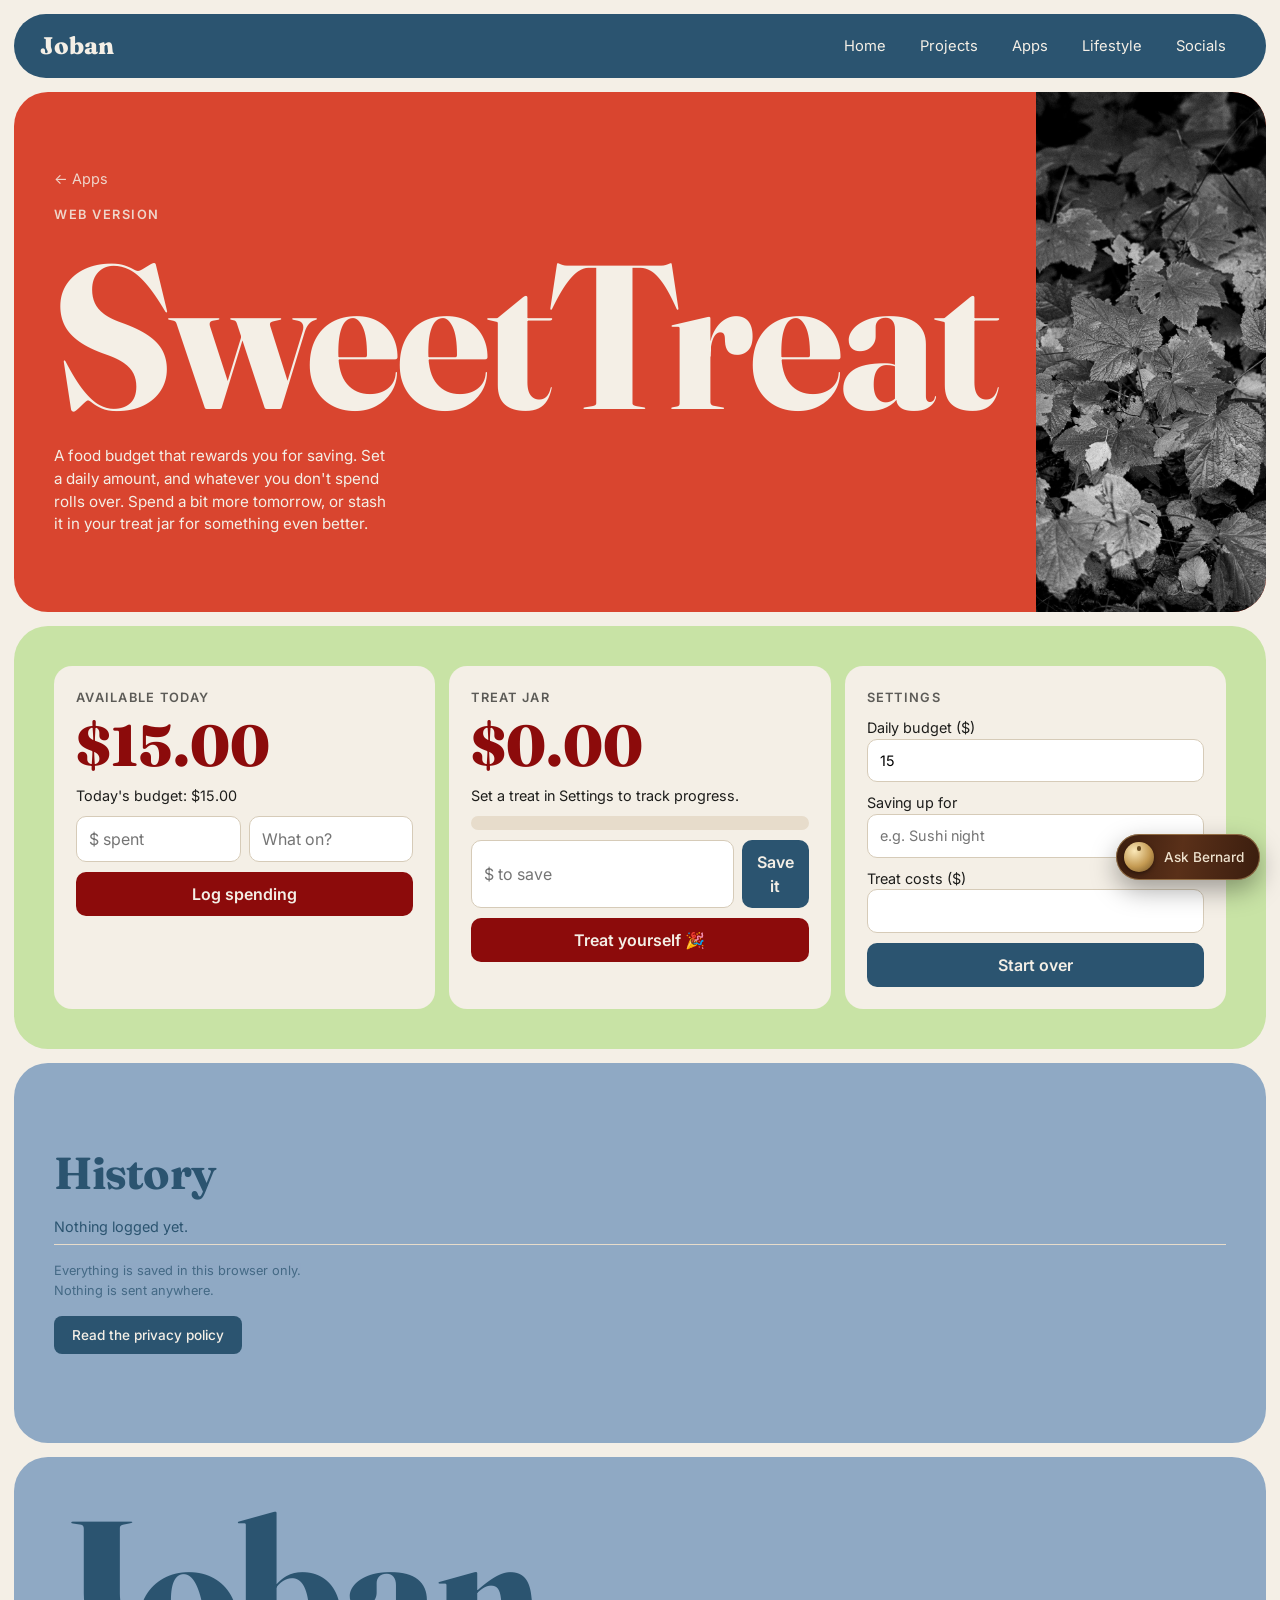
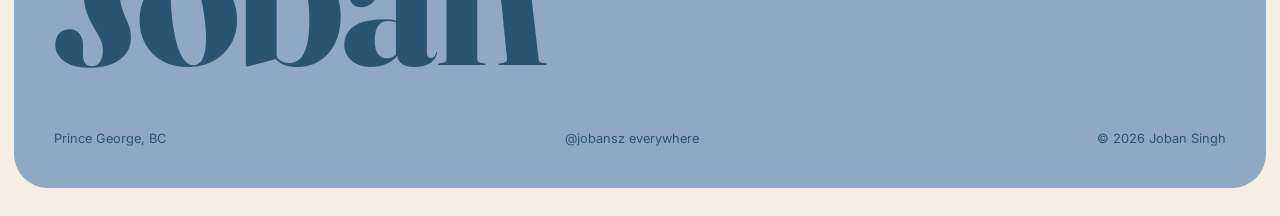
<file: sweettreat.html>
<!DOCTYPE html>
<html lang="en">
<head>
<meta charset="utf-8">
<meta name="viewport" content="width=device-width, initial-scale=1">
<title>SweetTreat — Joban</title>
<meta name="description" content="Joban Singh — CS student, builder, photographer. Prince George, BC.">
<link rel="stylesheet" href="style.css?v=5">
</head>
<body>
<nav><a class="logo" href="index.html">Joban</a><ul><li><a href="index.html">Home</a></li><li><a href="projects.html">Projects</a></li><li><a href="apps.html">Apps</a></li><li><a href="lifestyle.html">Lifestyle</a></li><li><a href="socials.html">Socials</a></li></ul></nav>

<section class="block wide-left tomato">
  <div class="pad">
    <a class="back" href="apps.html">← Apps</a>
    <span class="eyebrow">Web version</span>
    <h1 class="huge">SweetTreat</h1>
    <p class="small">A food budget that rewards you for saving. Set a daily amount, and whatever you don't spend rolls over. Spend a bit more tomorrow, or stash it in your treat jar for something even better.</p>
  </div>
  <div class="photo tall" style="background-image:url('images/bw-leaves.jpg');background-position:center"></div>
</section>

<section class="block full sage">
  <div class="pad top">
    <div class="st">
      <div class="st-card">
        <span class="st-label">Available today</span>
        <div class="st-big" id="avail">$0.00</div>
        <span id="availNote" style="font-size:.9rem"></span>
        <div class="row"><input id="spendAmt" type="number" inputmode="decimal" min="0" step="0.01" placeholder="$ spent"><input id="spendNote" placeholder="What on?"></div>
        <button id="spendBtn">Log spending</button>
        <div class="st-msg" id="msg"></div>
      </div>

      <div class="st-card">
        <span class="st-label">Treat jar</span>
        <div class="st-big" id="jar">$0.00</div>
        <span id="goalText" style="font-size:.9rem"></span>
        <div class="bar"><div id="goalBar"></div></div>
        <div class="row"><input id="saveAmt" type="number" inputmode="decimal" min="0" step="0.01" placeholder="$ to save"><button class="alt" id="saveBtn">Save it</button></div>
        <button id="treatBtn">Treat yourself 🎉</button>
      </div>

      <div class="st-card">
        <span class="st-label">Settings</span>
        <label style="font-size:.9rem">Daily budget ($)<input id="budget" type="number" min="0" step="0.5"></label>
        <label style="font-size:.9rem">Saving up for<input id="goalName" placeholder="e.g. Sushi night"></label>
        <label style="font-size:.9rem">Treat costs ($)<input id="goalCost" type="number" min="0" step="1"></label>
        <button class="alt" id="resetBtn">Start over</button>
      </div>
    </div>
  </div>
</section>

<section class="block full blue">
  <div class="pad">
    <h2 class="med">History</h2>
    <ul class="log" id="log"></ul>
    <p class="small" style="font-size:.8rem;opacity:.75">Everything is saved in this browser only. Nothing is sent anywhere.</p>
    <a class="btn" href="sweettreat/privacy.html">Read the privacy policy</a>
  </div>
</section>

<footer class="block full blue">
  <div class="pad bottom">
    <div class="display huge">Joban</div>
    <div class="meta"><span>Prince George, BC</span><span>@jobansz everywhere</span><span>&copy; 2026 Joban Singh</span></div>
  </div>
</footer>
<script>
(function(){
  var KEY="sweettreat-v1", mem=null;
  function load(){try{var s=localStorage.getItem(KEY);if(s)return JSON.parse(s)}catch(e){} return mem;}
  function store(){try{localStorage.setItem(KEY,JSON.stringify(st))}catch(e){mem=st}}
  function today(){var d=new Date();d.setHours(0,0,0,0);return d;}
  function iso(d){return d.getFullYear()+"-"+String(d.getMonth()+1).padStart(2,"0")+"-"+String(d.getDate()).padStart(2,"0");}
  function fresh(){return {budget:15,start:iso(today()),log:[],jar:0,goalName:"",goalCost:0};}
  var st=load()||fresh();
  var $=function(id){return document.getElementById(id)};
  var money=function(n){return (n<0?"-$":"$")+Math.abs(n).toFixed(2)};
  function days(){var s=new Date(st.start+"T00:00:00");return Math.floor((today()-s)/864e5)+1;}
  function totals(){var spent=0,saved=0,used=0;st.log.forEach(function(e){if(e.t==="spend")spent+=e.a;else if(e.t==="save")saved+=e.a;else if(e.t==="treat")used+=e.a;});return{spent:spent,saved:saved,used:used};}
  function render(){
    var t=totals(), earned=st.budget*days(), avail=earned-t.spent-t.saved;
    $("avail").textContent=money(avail);
    var roll=avail-st.budget;
    $("availNote").textContent= roll>0.004 ? "Includes "+money(roll)+" rolled over 🙌" : roll<-0.004 ? "You're "+money(-roll)+" over from earlier days" : "Today's budget: "+money(st.budget);
    $("jar").textContent=money(st.jar);
    if(st.goalName&&st.goalCost>0){var p=Math.min(100,st.jar/st.goalCost*100);$("goalBar").style.width=p+"%";$("goalText").textContent=st.jar>=st.goalCost?"You can afford "+st.goalName+"! 🎉":money(st.goalCost-st.jar)+" to go for "+st.goalName;}
    else{$("goalBar").style.width="0";$("goalText").textContent="Set a treat in Settings to track progress.";}
    $("budget").value=st.budget;$("goalName").value=st.goalName;$("goalCost").value=st.goalCost||"";
    var L=$("log");L.innerHTML="";
    st.log.slice().reverse().slice(0,50).forEach(function(e){var li=document.createElement("li");var label=e.t==="spend"?(e.n||"Spent"):e.t==="save"?"Saved to treat jar":"Treat: "+(e.n||"");var a=document.createElement("span");a.textContent=e.d+" · "+label;var b=document.createElement("span");b.textContent=(e.t==="spend"?"-":e.t==="save"?"→ ":"🎉 ")+money(e.a);li.appendChild(a);li.appendChild(b);L.appendChild(li);});
    if(!st.log.length){var li=document.createElement("li");li.textContent="Nothing logged yet.";L.appendChild(li);}
  }
  function amt(id){var v=parseFloat($(id).value);return isFinite(v)&&v>0?Math.round(v*100)/100:0;}
  function say(t){$("msg").textContent=t;}
  $("spendBtn").onclick=function(){var a=amt("spendAmt");if(!a)return say("Enter an amount first.");st.log.push({t:"spend",a:a,n:$("spendNote").value.trim(),d:iso(today())});$("spendAmt").value="";$("spendNote").value="";store();render();say("Logged "+money(a)+".");};
  $("saveBtn").onclick=function(){var a=amt("saveAmt");if(!a)return say("Enter how much to save.");st.log.push({t:"save",a:a,d:iso(today())});st.jar+=a;$("saveAmt").value="";store();render();say("Nice, "+money(a)+" into the treat jar.");};
  $("treatBtn").onclick=function(){if(st.jar<=0)return say("Your treat jar is empty — save a little first.");var a=st.goalCost>0?Math.min(st.goalCost,st.jar):st.jar;st.log.push({t:"treat",a:a,n:st.goalName||"Something good",d:iso(today())});st.jar=Math.round((st.jar-a)*100)/100;store();render();say("Enjoy it — you earned it! 🎉");};
  $("budget").onchange=function(){var v=parseFloat(this.value);if(isFinite(v)&&v>=0){st.budget=v;store();render();}};
  $("goalName").onchange=function(){st.goalName=this.value.trim();store();render();};
  $("goalCost").onchange=function(){var v=parseFloat(this.value);st.goalCost=isFinite(v)&&v>0?v:0;store();render();};
  var armed=false;$("resetBtn").onclick=function(){if(!armed){armed=true;this.textContent="Tap again to erase everything";var b=this;setTimeout(function(){armed=false;b.textContent="Start over";},4000);return;}st=fresh();store();render();say("Fresh start!");armed=false;this.textContent="Start over";};
  render();
})();
</script>
<!-- Cloudflare Web Analytics --><script type='module' src='https://static.cloudflareinsights.com/beacon.min.js' data-cf-beacon='{"token": "c01f82de83be4114945edd5516633616"}'></script><!-- End Cloudflare Web Analytics -->
<script src="bernard.js" defer></script>
</body>
</html>
</file>
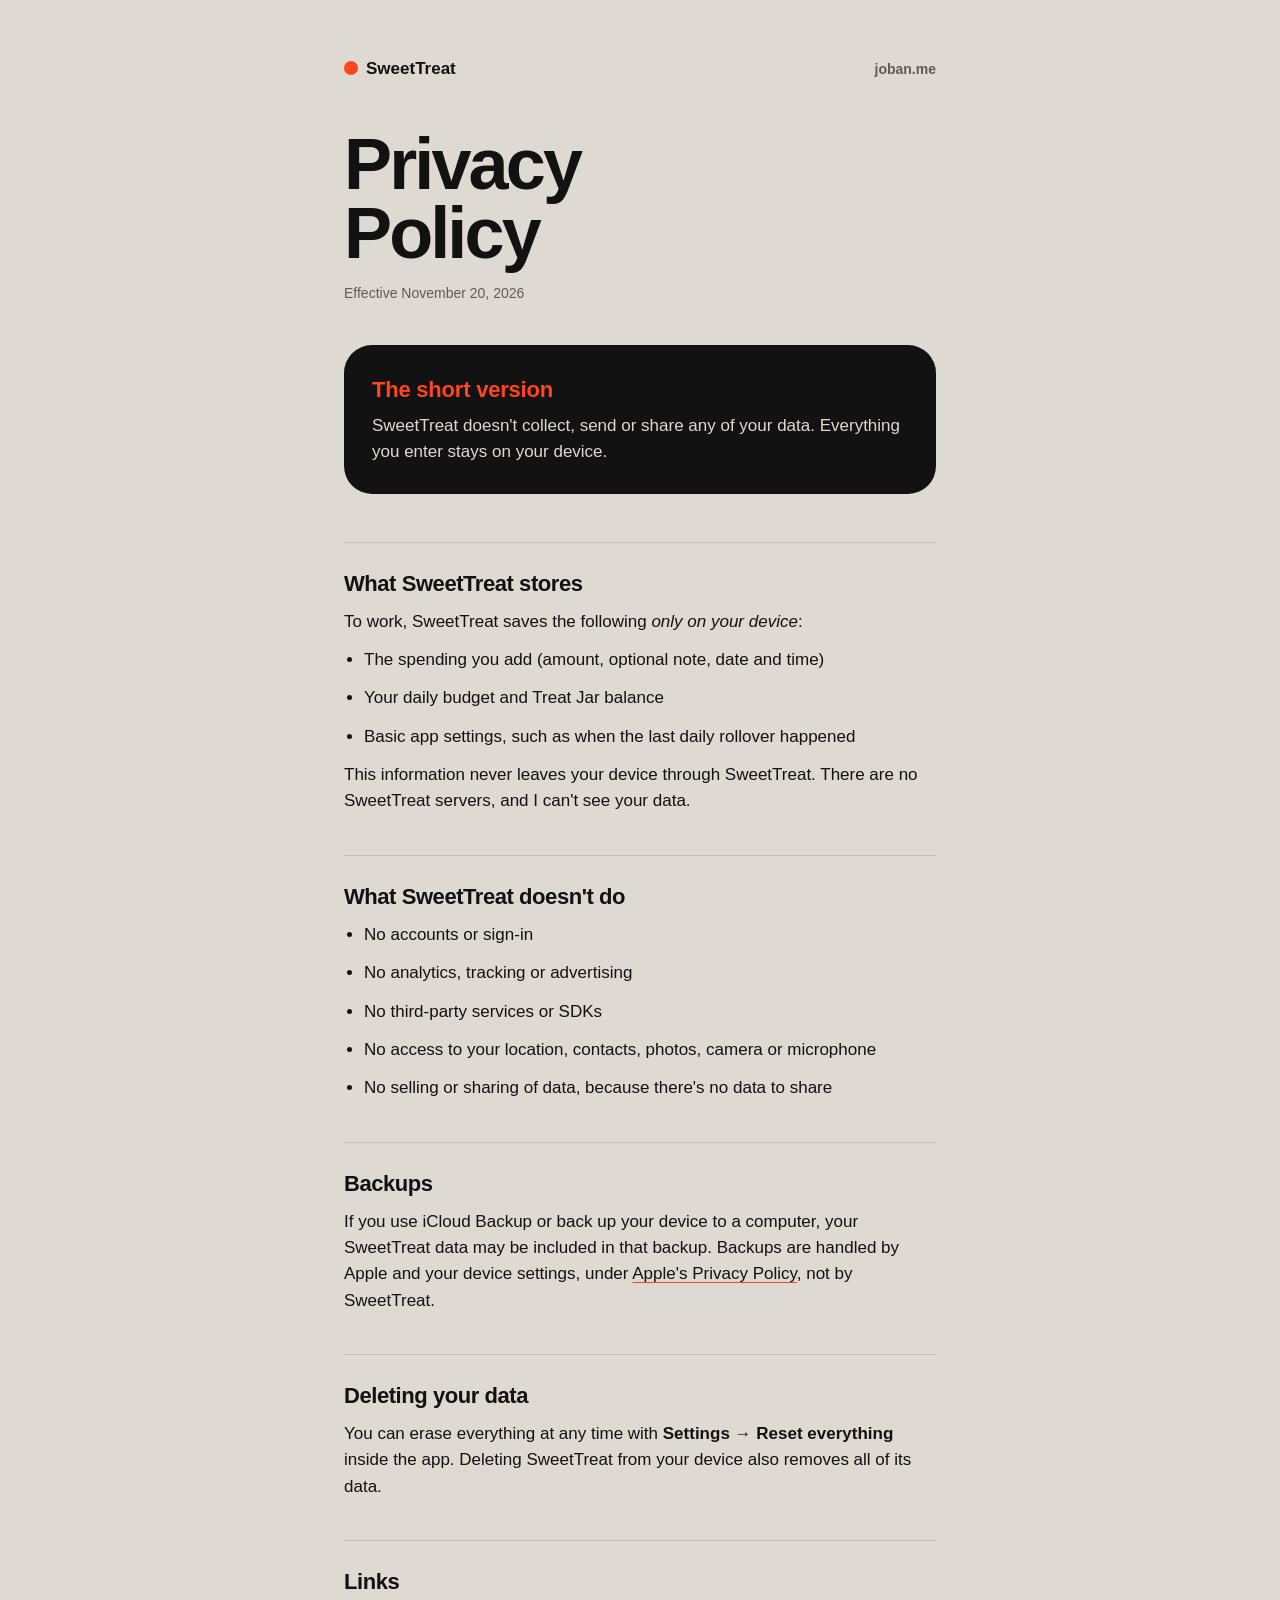
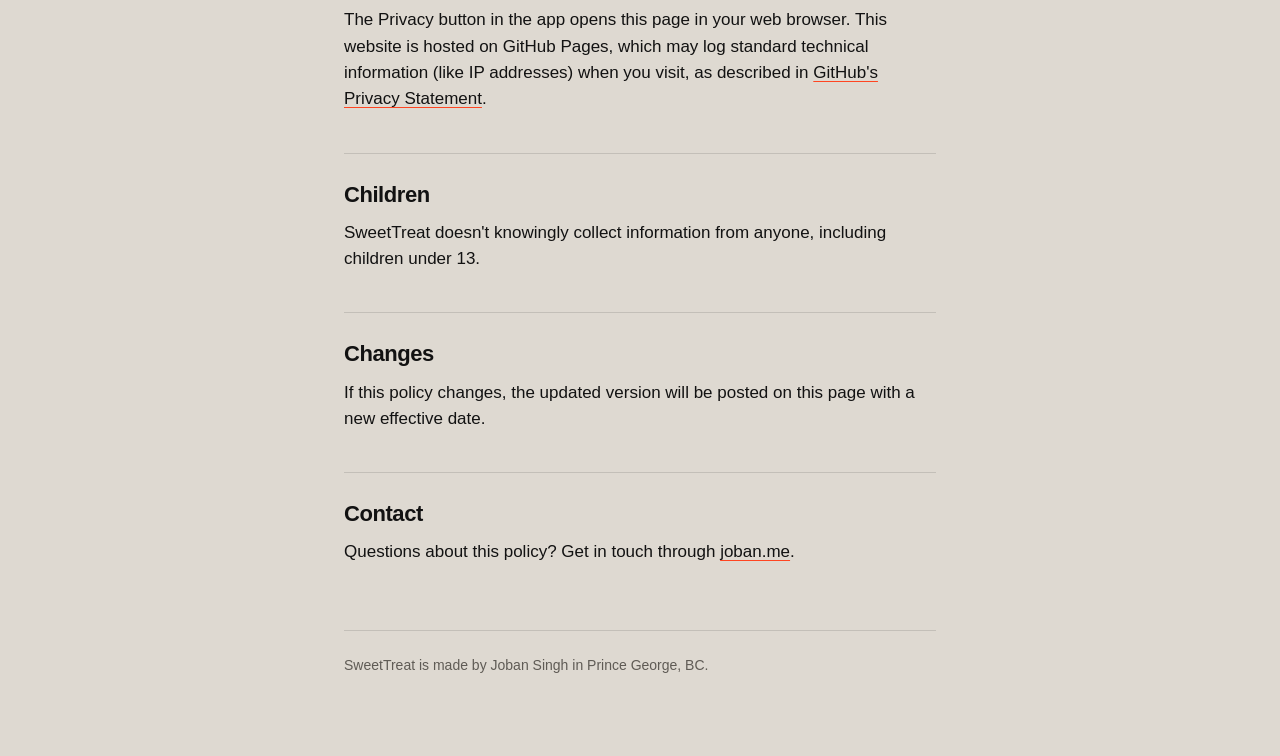
<file: sweettreat/privacy.html>
<!DOCTYPE html>
<html lang="en">
<head>
  <meta charset="utf-8">
  <meta name="viewport" content="width=device-width, initial-scale=1">
  <title>SweetTreat — Privacy Policy</title>
  <meta name="description" content="Privacy policy for the SweetTreat iOS app by Joban Singh.">
  <style>
    :root {
      --paper: #ded9d1;
      --ink: #121212;
      --hot: #ff4521;
      --muted: #5f5b55;
      --line: rgba(0, 0, 0, 0.12);
    }
    * { box-sizing: border-box; }
    body {
      margin: 0;
      background: var(--paper);
      color: var(--ink);
      font-family: -apple-system, BlinkMacSystemFont, "Helvetica Neue", Helvetica, Arial, sans-serif;
      font-size: 17px;
      line-height: 1.55;
    }
    main {
      max-width: 640px;
      margin: 0 auto;
      padding: 56px 24px 80px;
    }
    .brand {
      display: flex;
      justify-content: space-between;
      align-items: baseline;
      margin-bottom: 48px;
    }
    .brand a { color: var(--muted); text-decoration: none; font-size: 14px; font-weight: 600; }
    .dot {
      display: inline-block;
      width: 14px; height: 14px;
      border-radius: 50%;
      background: var(--hot);
      margin-right: 8px;
      vertical-align: -1px;
    }
    h1 {
      font-size: clamp(44px, 10vw, 72px);
      line-height: 0.95;
      letter-spacing: -0.04em;
      margin: 0 0 16px;
    }
    .date { color: var(--muted); font-size: 14px; margin: 0 0 40px; }
    .summary {
      background: var(--ink);
      color: var(--paper);
      border-radius: 28px;
      padding: 28px;
      margin-bottom: 48px;
    }
    .summary strong { color: var(--hot); font-size: 22px; display: block; margin-bottom: 6px; letter-spacing: -0.01em; }
    .summary p { margin: 0; }
    h2 {
      font-size: 22px;
      letter-spacing: -0.02em;
      margin: 40px 0 8px;
      padding-top: 24px;
      border-top: 1px solid var(--line);
    }
    p, li { margin: 0 0 12px; }
    ul { padding-left: 20px; margin: 0 0 12px; }
    a { color: var(--ink); text-decoration-color: var(--hot); text-underline-offset: 3px; }
    footer {
      margin-top: 64px;
      padding-top: 24px;
      border-top: 1px solid var(--line);
      color: var(--muted);
      font-size: 14px;
    }
  </style>
</head>
<body>
  <main>
    <div class="brand">
      <span><span class="dot"></span><strong>SweetTreat</strong></span>
      <a href="https://joban.me">joban.me</a>
    </div>

    <h1>Privacy<br>Policy</h1>
    <p class="date">Effective November 20, 2026</p>

    <div class="summary">
      <strong>The short version</strong>
      <p>SweetTreat doesn't collect, send or share any of your data. Everything you enter stays on your device.</p>
    </div>

    <h2>What SweetTreat stores</h2>
    <p>To work, SweetTreat saves the following <em>only on your device</em>:</p>
    <ul>
      <li>The spending you add (amount, optional note, date and time)</li>
      <li>Your daily budget and Treat Jar balance</li>
      <li>Basic app settings, such as when the last daily rollover happened</li>
    </ul>
    <p>This information never leaves your device through SweetTreat. There are no SweetTreat servers, and I can't see your data.</p>

    <h2>What SweetTreat doesn't do</h2>
    <ul>
      <li>No accounts or sign-in</li>
      <li>No analytics, tracking or advertising</li>
      <li>No third-party services or SDKs</li>
      <li>No access to your location, contacts, photos, camera or microphone</li>
      <li>No selling or sharing of data, because there's no data to share</li>
    </ul>

    <h2>Backups</h2>
    <p>If you use iCloud Backup or back up your device to a computer, your SweetTreat data may be included in that backup. Backups are handled by Apple and your device settings, under <a href="https://www.apple.com/legal/privacy/">Apple's Privacy Policy</a>, not by SweetTreat.</p>

    <h2>Deleting your data</h2>
    <p>You can erase everything at any time with <strong>Settings → Reset everything</strong> inside the app. Deleting SweetTreat from your device also removes all of its data.</p>

    <h2>Links</h2>
    <p>The Privacy button in the app opens this page in your web browser. This website is hosted on GitHub Pages, which may log standard technical information (like IP addresses) when you visit, as described in <a href="https://docs.github.com/en/site-policy/privacy-policies/github-general-privacy-statement">GitHub's Privacy Statement</a>.</p>

    <h2>Children</h2>
    <p>SweetTreat doesn't knowingly collect information from anyone, including children under 13.</p>

    <h2>Changes</h2>
    <p>If this policy changes, the updated version will be posted on this page with a new effective date.</p>

    <h2>Contact</h2>
    <p>Questions about this policy? Get in touch through <a href="https://joban.me">joban.me</a>.</p>

    <footer>SweetTreat is made by Joban Singh in Prince George, BC.</footer>
  </main>
</body>
</html>
</file>
<file: style.css>
@import url('https://fonts.googleapis.com/css2?family=Fraunces:opsz,wght@9..144,500;9..144,700;9..144,800&family=Inter:wght@400;500;600&display=swap');

:root {
  --blue: #8fa9c4;
  --navy: #2b5470;
  --tomato: #d9452f;
  --wine: #8c0b0b;
  --sage: #c8e3a5;
  --olive: #3f4a33;
  --sand: #d9c4a6;
  --cream: #f4efe6;
  --ink: #1d1d1b;
  --r: 34px;
  --gap: 14px;
}

* { box-sizing: border-box; margin: 0; padding: 0; }

body {
  font-family: 'Inter', system-ui, sans-serif;
  background: var(--cream);
  color: var(--ink);
  line-height: 1.5;
  padding: var(--gap);
}

a { color: inherit; }

h1, h2, h3, .display {
  font-family: 'Fraunces', Georgia, serif;
  font-weight: 700;
  line-height: 0.92;
  letter-spacing: -0.02em;
}

/* ---------- Nav ---------- */
nav {
  display: flex;
  align-items: center;
  justify-content: space-between;
  gap: 12px;
  flex-wrap: wrap;
  background: var(--navy);
  color: var(--cream);
  border-radius: var(--r);
  padding: 14px 26px;
  margin-bottom: var(--gap);
}
nav .logo {
  font-family: 'Fraunces', serif;
  font-weight: 800;
  font-size: 1.5rem;
  text-decoration: none;
}
nav ul { list-style: none; display: flex; gap: 6px; flex-wrap: wrap; }
nav ul a {
  text-decoration: none;
  font-size: 0.92rem;
  padding: 7px 14px;
  border-radius: 99px;
  display: block;
}
nav ul a:hover, nav ul a.on { background: var(--cream); color: var(--navy); }

/* ---------- Blocks ---------- */
.block {
  border-radius: var(--r);
  overflow: hidden;
  margin-bottom: var(--gap);
  display: grid;
  grid-template-columns: 1fr 1fr;
  min-height: 380px;
}
.block.full { grid-template-columns: 1fr; }
.block.wide-left { grid-template-columns: 1.4fr 1fr; }
.block.wide-right { grid-template-columns: 1fr 1.4fr; }

.pad { padding: 40px; display: flex; flex-direction: column; justify-content: center; gap: 16px; }
.pad.top { justify-content: flex-start; }
.pad.bottom { justify-content: flex-end; }

.blue  { background: var(--blue);   color: var(--navy); }
.navy  { background: var(--navy);   color: var(--cream); }
.tomato{ background: var(--tomato); color: var(--cream); }
.wine  { background: var(--wine);   color: #ffb4a3; }
.sage  { background: var(--sage);   color: var(--olive); }
.olive { background: var(--olive);  color: var(--sage); }
.sand  { background: var(--sand);   color: var(--ink); }

.huge  { font-size: clamp(4.5rem, 16vw, 13rem); }
.big   { font-size: clamp(2.6rem, 7vw, 5rem); }
.med   { font-size: clamp(1.8rem, 4vw, 2.8rem); }
.small { font-size: 0.95rem; max-width: 34ch; }
.eyebrow { font-size: 0.8rem; text-transform: uppercase; letter-spacing: 0.12em; font-weight: 600; opacity: 0.85; }

.btn {
  display: inline-block;
  align-self: flex-start;
  background: var(--navy);
  color: var(--cream);
  text-decoration: none;
  font-size: 0.85rem;
  font-weight: 500;
  padding: 9px 18px;
  border-radius: 8px;
}
.tomato .btn, .wine .btn { background: var(--cream); color: var(--wine); }
.olive .btn { background: var(--sage); color: var(--olive); }
.navy .btn { background: var(--cream); color: var(--navy); }

/* ---------- Photo slots ----------
   Swap any .photo for a real picture:
   <div class="photo" style="background-image:url('images/your-photo.jpg')"></div> */
.photo {
  min-height: 260px;
  background-size: cover;
  background-position: center;
  position: relative;
}
.photo.t1 { background-color: #b9653a; background-image: radial-gradient(circle at 30% 30%, #e7a77a, #8a3d1f 70%); }
.photo.t2 { background-color: #6f7d63; background-image: radial-gradient(circle at 70% 40%, #c9d4b4, #4b5640 70%); }
.photo.t3 { background-color: #a9b9cc; background-image: radial-gradient(circle at 40% 60%, #e4ecf4, #6f8aa8 70%); }
.photo.t4 { background-color: #c9a27c; background-image: radial-gradient(circle at 60% 30%, #f0dcc2, #9b6d45 70%); }
.photo.t5 { background-color: #8c2a24; background-image: radial-gradient(circle at 35% 45%, #e0745f, #5e1410 70%); }
.photo .tag {
  position: absolute; left: 14px; bottom: 12px;
  font-size: 0.75rem; color: rgba(255,255,255,0.9);
  background: rgba(0,0,0,0.18); padding: 3px 10px; border-radius: 99px;
}

/* ---------- Cards ---------- */
.cards { display: grid; grid-template-columns: repeat(3, 1fr); gap: 18px; }
.cards.four { grid-template-columns: repeat(4, 1fr); }
.card { display: flex; flex-direction: column; gap: 10px; }
.card .photo { min-height: 170px; border-radius: 14px; }
.card h3 { font-size: 1.4rem; }
.card p { font-size: 0.9rem; }
.box {
  background: var(--navy); color: var(--cream);
  border-radius: 12px; padding: 18px;
  display: flex; flex-direction: column; justify-content: space-between;
  min-height: 170px;
}
.box h3 { font-size: 1.3rem; }
.box p { font-size: 0.85rem; opacity: 0.9; }

.chips { display: flex; flex-wrap: wrap; gap: 8px; }
.chip {
  font-size: 0.78rem; font-weight: 500;
  padding: 5px 12px; border-radius: 99px;
  background: rgba(255,255,255,0.22);
}
.sage .chip, .blue .chip, .sand .chip { background: rgba(0,0,0,0.08); }

/* ---------- Social links ---------- */
.links { display: flex; flex-direction: column; gap: 0; }
.links a {
  display: flex; justify-content: space-between; align-items: baseline;
  text-decoration: none;
  padding: 18px 0;
  border-bottom: 1.5px solid currentColor;
  font-family: 'Fraunces', serif; font-weight: 700;
  font-size: clamp(1.6rem, 4vw, 2.6rem);
}
.links a span { font-family: 'Inter', sans-serif; font-size: 0.95rem; font-weight: 500; opacity: 0.8; }
.links a:hover { opacity: 0.7; }

/* ---------- Footer ---------- */
footer.block { min-height: 260px; }
footer .meta { display: flex; justify-content: space-between; flex-wrap: wrap; gap: 12px; font-size: 0.8rem; margin-top: 28px; }

/* ---------- Mobile ---------- */
@media (max-width: 760px) {
  :root { --r: 24px; }
  .block, .block.wide-left, .block.wide-right { grid-template-columns: 1fr; min-height: 0; }
  .pad { padding: 28px; }
  .cards, .cards.four { grid-template-columns: 1fr 1fr; }
  .photo { min-height: 220px; }
  nav { justify-content: center; }
}

/* ---------- Gallery ---------- */
.gallery { display: grid; grid-template-columns: repeat(4, 1fr); gap: 12px; }
.gallery img { width: 100%; aspect-ratio: 1 / 1; object-fit: cover; display: block; border-radius: 14px; }
@media (max-width: 760px) { .gallery { grid-template-columns: repeat(2, 1fr); } }
.photo.tall { min-height: 520px; }

/* ---------- Detail pages ---------- */
.away { background: #06062e; color: #fde100; }
.away .btn { background: #fde100; color: #06062e; }
.status {
  display: inline-flex; align-items: center; gap: 8px; align-self: flex-start;
  font-size: 0.85rem; font-weight: 600; padding: 7px 14px; border-radius: 99px;
  background: rgba(255,255,255,0.18);
}
.sage .status, .blue .status, .sand .status { background: rgba(0,0,0,0.08); }
.status::before { content: ""; width: 9px; height: 9px; border-radius: 50%; background: #f5b400; box-shadow: 0 0 0 3px rgba(245,180,0,0.3); }
.logo-wrap { display: flex; align-items: center; justify-content: center; padding: 40px; }
.logo-wrap img { width: min(100%, 420px); height: auto; border-radius: 24px; }
.steps { list-style: none; display: flex; flex-direction: column; gap: 10px; counter-reset: s; }
.steps li { display: flex; gap: 12px; align-items: baseline; font-size: 1rem; }
.steps li::before { content: "○"; font-weight: 700; }
.steps li.done::before { content: "●"; }
.steps li.now { font-weight: 700; }
.steps li.now::before { content: "◐"; }
.back { font-size: 0.9rem; text-decoration: none; opacity: 0.85; }

/* ---------- SweetTreat web app ---------- */
.st { display: grid; grid-template-columns: repeat(3, 1fr); gap: 14px; }
.st-card { background: var(--cream); color: var(--ink); border-radius: 18px; padding: 22px; display: flex; flex-direction: column; gap: 10px; }
.st-big { font-family: 'Fraunces', serif; font-weight: 800; font-size: clamp(2.4rem, 6vw, 3.6rem); line-height: 1; color: var(--wine); }
.st-label { font-size: 0.8rem; text-transform: uppercase; letter-spacing: 0.1em; font-weight: 600; opacity: 0.7; }
.st input { font: inherit; padding: 10px 12px; border-radius: 10px; border: 1.5px solid #d6cbb8; background: #fff; width: 100%; }
.st button { font: inherit; font-weight: 600; padding: 10px 14px; border-radius: 10px; border: 0; background: var(--wine); color: var(--cream); cursor: pointer; }
.st button.alt { background: var(--navy); }
.st .row { display: flex; gap: 8px; }
.bar { height: 14px; border-radius: 99px; background: #e7dccb; overflow: hidden; }
.bar > div { height: 100%; background: var(--tomato); width: 0; transition: width .4s; }
.log { list-style: none; font-size: 0.9rem; max-height: 220px; overflow: auto; }
.log li { display: flex; justify-content: space-between; padding: 7px 0; border-bottom: 1px solid #e7dccb; }
.st-msg { font-size: 0.9rem; min-height: 1.4em; color: var(--wine); font-weight: 500; }
@media (max-width: 760px) { .st { grid-template-columns: 1fr; } }

/* ---------- Away screen captures ---------- */
.screens { display: grid; grid-template-columns: repeat(auto-fit, minmax(320px, 1fr)); gap: 18px; }
.screens figure { margin: 0; display: flex; flex-direction: column; gap: 8px; }
.screens img { width: 100%; height: auto; display: block; border-radius: 14px; }
.screens figcaption { font-size: 0.85rem; opacity: 0.85; }

.status.live::before { background: #2fbf4a; box-shadow: 0 0 0 3px rgba(47,191,74,0.3); }
</file>
